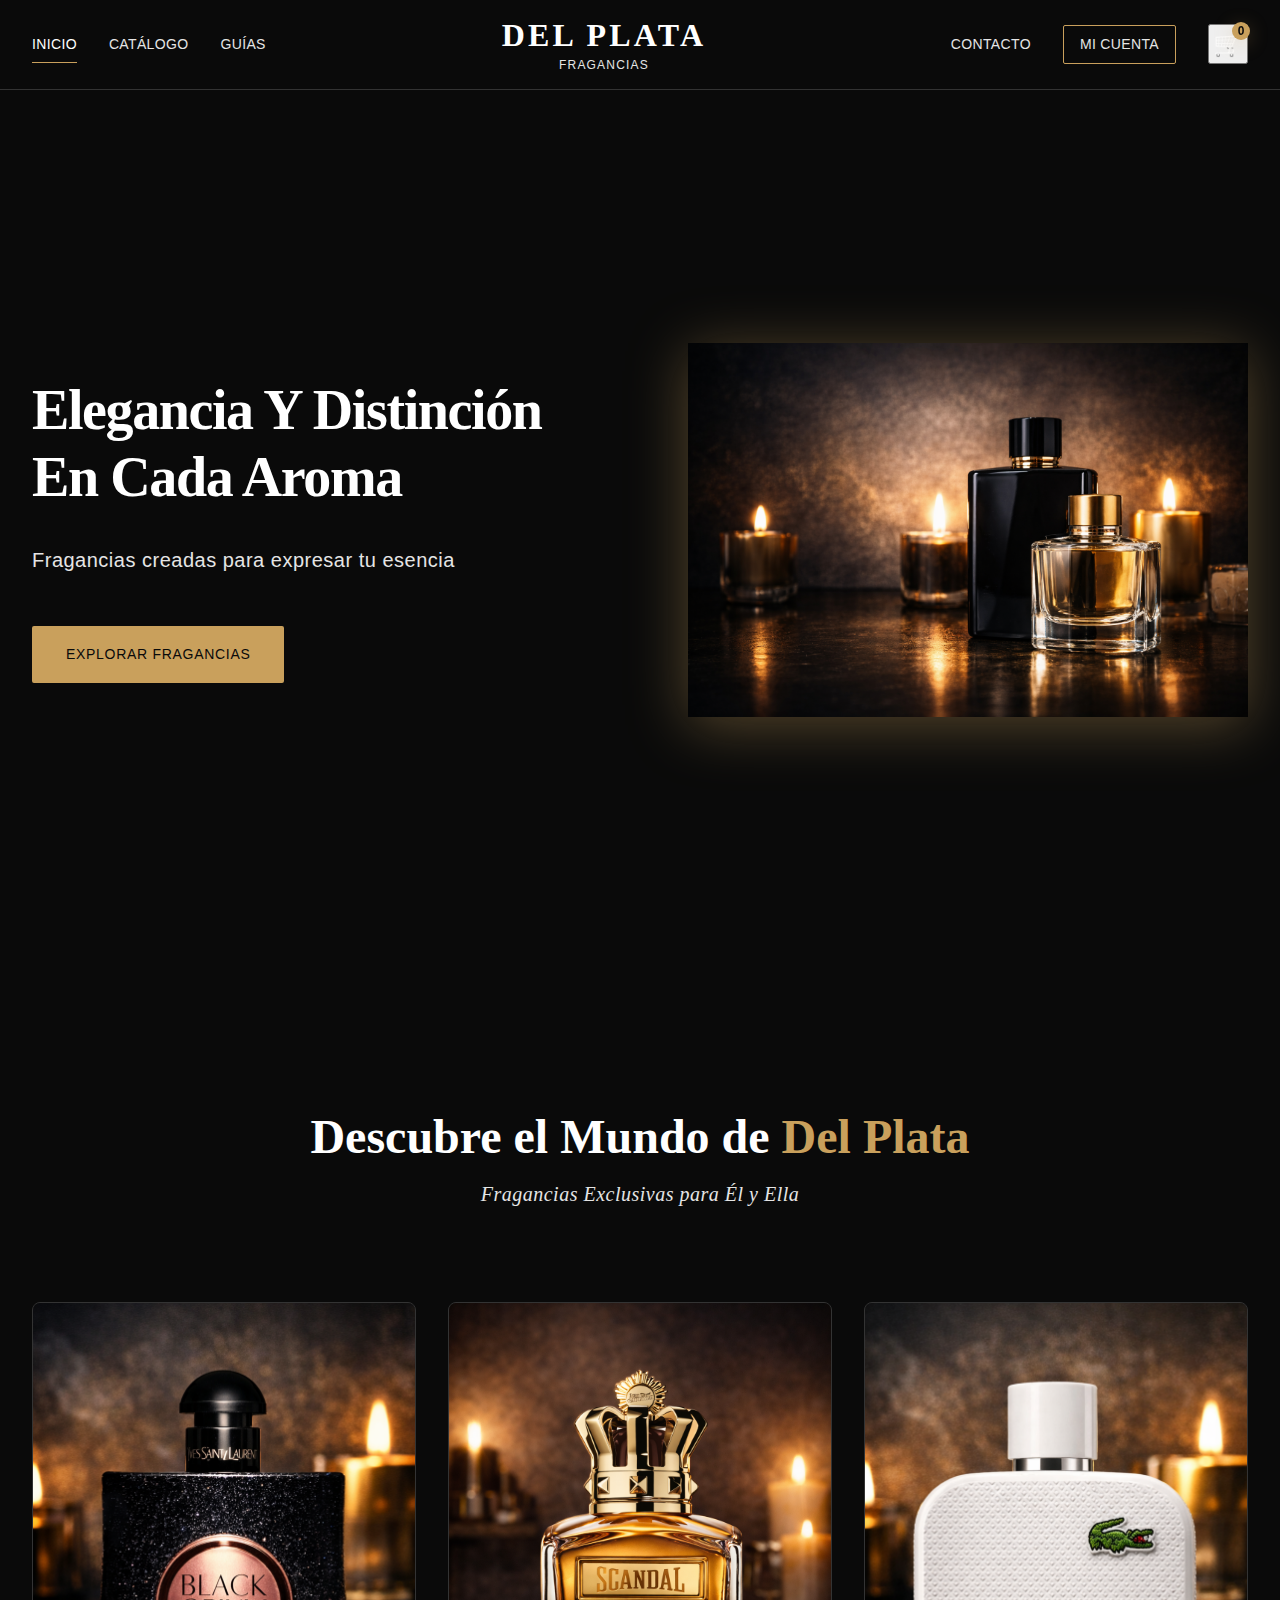
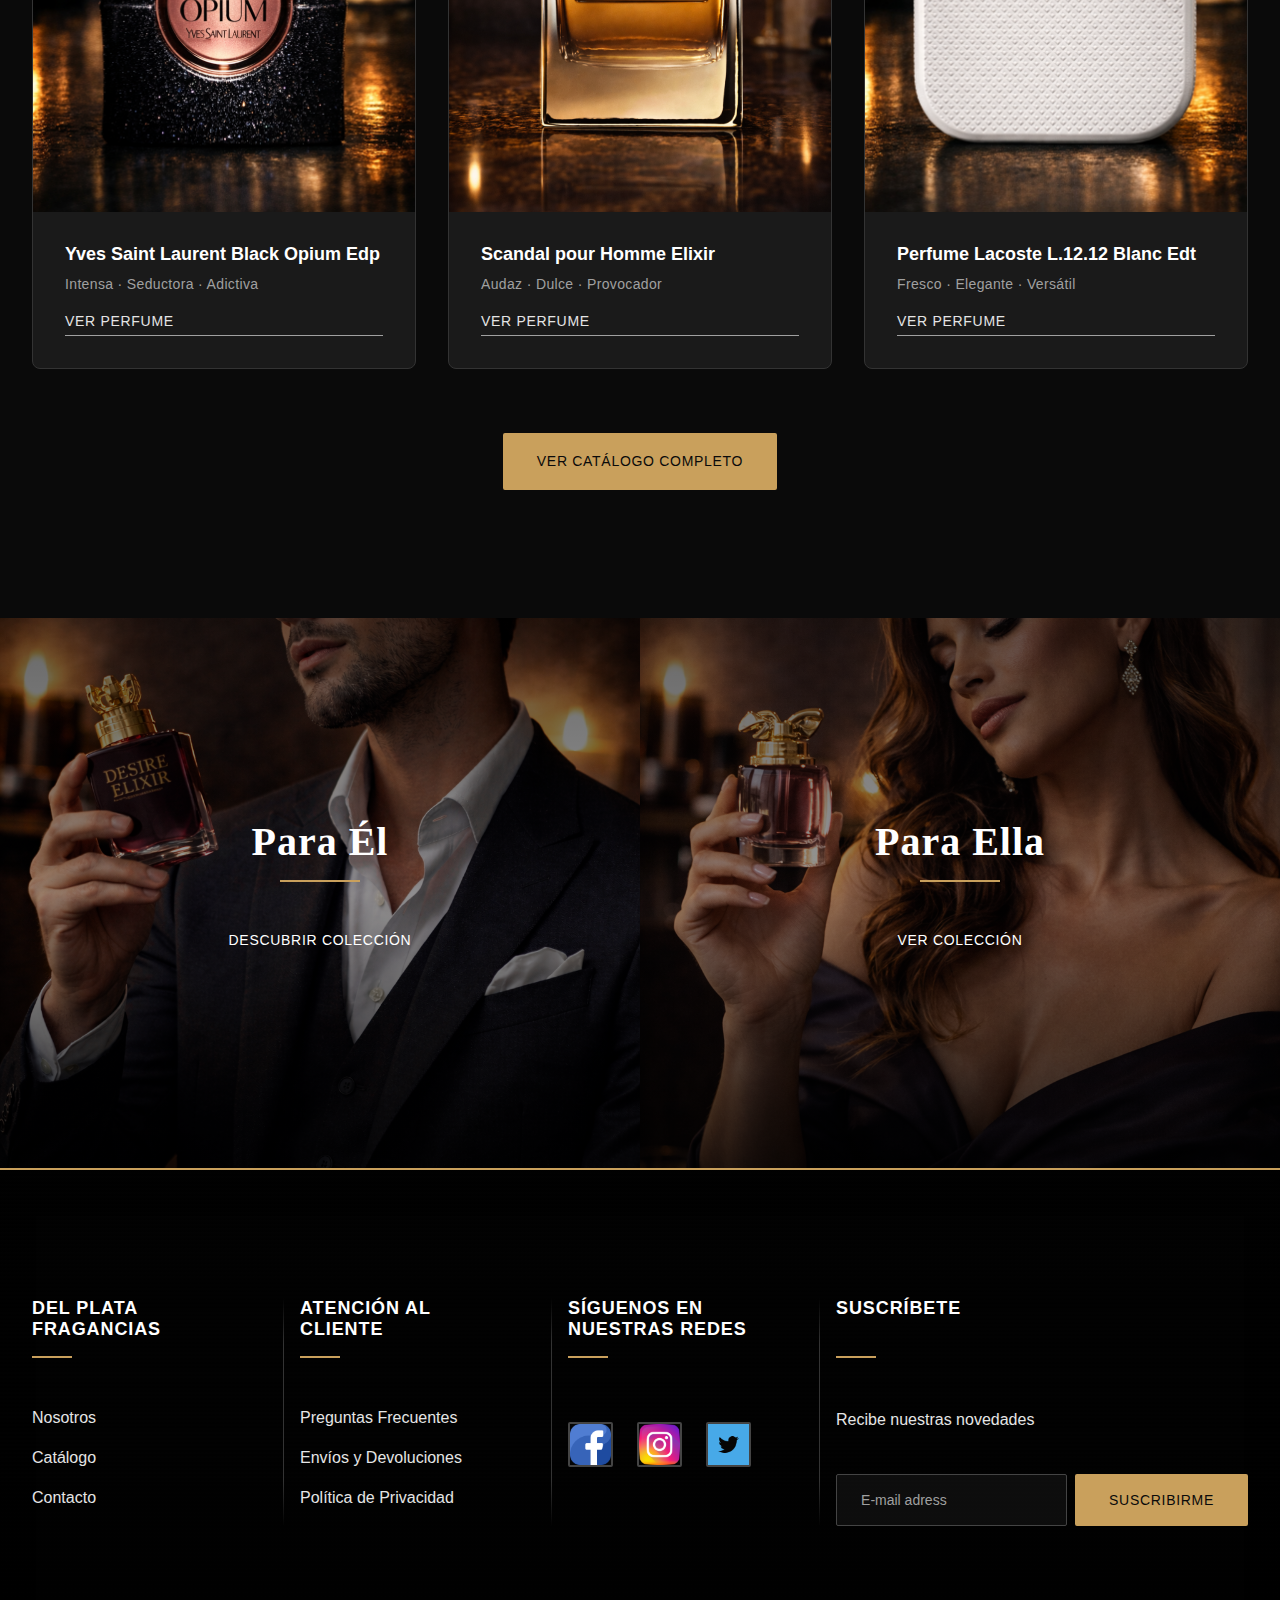
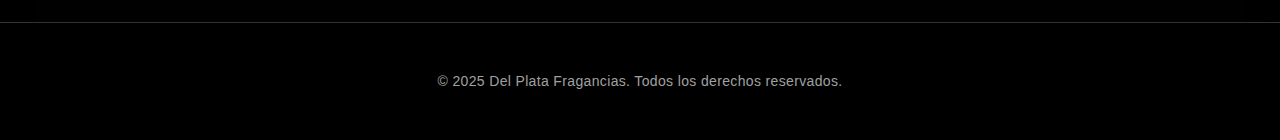
<file: index.html>
<!doctype html>
<html lang="es">
  <head>
    <meta charset="UTF-8" />
    <meta name="viewport" content="width=device-width, initial-scale=1.0" />
    <meta
      name="description"
      content="Del Plata Fragancias - Perfumería premium con fragancias exclusivas para hombres y mujeres. Elegancia y distinción en cada aroma."
    />
    <meta
      name="keywords"
      content="perfumes, fragancias, perfumería, Del Plata, perfumes de lujo, perfumes premium"
    />
    <meta name="author" content="Del Plata Fragancias" />
    <link rel="stylesheet" href="css/variables.css" />
    <link rel="stylesheet" href="css/main.css" />
    <link rel="stylesheet" href="css/layout.css" />
    <link rel="stylesheet" href="css/components.css" />
    <link rel="stylesheet" href="css/responsive.css" />
    <link rel="stylesheet" href="css/cart.css" />
    <link rel="icon" type="image/x-icon" href="assets/img/iconoDPF.png" />
    <title>Del PLata Fragancia</title>
  </head>
  <body>
    <header class="header-main">
      <nav class="navbar">
        <div class="navbar-container">
          <!-- Navegación Izquierda -->
          <ul class="navbar-menu navbar-menu-left">
            <li class="navbar-item">
              <a href="index.html" class="navbar-link navbar-link-active"
                >Inicio</a
              >
            </li>
            <li class="navbar-item">
              <a href="catalogo.html" class="navbar-link">Catálogo</a>
            </li>
            <li class="navbar-item">
              <a href="guias.html" class="navbar-link">Guías</a>
            </li>
          </ul>

          <!-- Logo Central -->
          <div class="navbar-brand">
            <a href="index.html" class="brand-link">
              <h1 class="brand-title">DEL PLATA</h1>
              <h2 class="brand-subtitle">FRAGANCIAS</h2>
            </a>
          </div>

          <!-- Navegación Derecha -->
        <ul class="navbar-menu navbar-menu-right">
            <li class="navbar-item">
              <a href="contacto.html" class="navbar-link">Contacto</a>
            </li>
            <li class="navbar-item navbar-item-account">
              <a href="login.html" class="navbar-link navbar-link-account"
                >Mi Cuenta</a
              >
            </li>
        </ul>
        <!-- Ícono del carrito-->
        <div class="navbar-cart">
          <button class="cart-link" aria-label="Abrir carrito de compras">
            <span class="cart-icon">🛒</span>
            <span class="cart-count" id="cartCount">0</span>
          </button>
        </div>

          <!-- Menú móvil -->
          <button
            class="navbar-toggle"
            id="navbarToggle"
            aria-label="Abrir menú de navegación"
          >
            <span class="navbar-toggle-icon"></span>
            <span class="navbar-toggle-icon"></span>
            <span class="navbar-toggle-icon"></span>
          </button>
        </div>
      </nav>
    </header>
    <main class="main-content">
      <!-- Sección Hero / Presentación -->
      <section class="hero-section">
        <div class="hero-container">
          <div class="hero-content">
            <h2 class="hero-title">
              Elegancia y Distinción<br />en Cada Aroma
            </h2>
            <p class="hero-description">
              Fragancias creadas para expresar tu esencia
            </p>
            <a href="catalogo.html" class="btn btn-primary btn-hero"
              >Explorar Fragancias</a
            >
          </div>
          <div class="hero-image">
            <img
              src="assets/img/fondoIndex.png"
              alt="Perfumes Del Plata - Elegancia y Distinción"
              class="hero-img"
            />
          </div>
        </div>
      </section>
      <!-- Sección Identidad de Marca -->
      <section class="brand-identity-section">
        <div class="container">
          <div class="brand-identity-content">
            <h2 class="section-title section-title-center">
              Descubre el Mundo de
              <span class="brand-highlight">Del Plata</span>
            </h2>
            <h3 class="section-subtitle">
              Fragancias Exclusivas para Él y Ella
            </h3>
          </div>
          <!-- Grid de 3 Productos Destacados -->
          <div class="products-grid products-grid-highlight">
            <!-- Producto Destacado 1 -->
            <article class="product-card product-card-highlight">
              <a
                href="producto.html?id=black-opium"
                class="product-card-link"
              >
                <div class="product-image-container">
                  <img
                    src="assets/img/Imagen1Index.png"
                    alt="Perfume Black Opium"
                    class="product-image"
                  />
                </div>

                <div class="product-info">
                  <h4 class="product-name">
                    Yves Saint Laurent Black Opium Edp
                  </h4>
                  <p class="product-tagline">Intensa · Seductora · Adictiva</p>
                  <span class="product-cta"> Ver perfume</span>
                </div>
              </a>
            </article>

            <!-- Producto Destacado 2 -->
            <article class="product-card product-card-highlight">
              <a
                href="producto.html?id=scandal-pour-homme-elixir"
                class="product-card-link"
              >
                <div class="product-image-container">
                  <img
                    src="assets/img/Imagen2Index.png"
                    alt="Scandal Elixir "
                    class="product-image"
                  />
                </div>
                <div class="product-info">
                  <h4 class="product-name">Scandal pour Homme Elixir</h4>
                  <p class="product-tagline">Audaz · Dulce · Provocador</p>
                  <span class="product-cta">Ver perfume</span>
                </div>
              </a>
            </article>

            <!-- Producto Destacado 3 -->
            <article class="product-card product-card-highlight">
              <a
                href="producto.html?id=lacoste-blanc"
                class="product-card-link"
              >
                <div class="product-image-container">
                  <img
                    src="assets/img/Imagen3Index.png"
                    alt="Perfume Lacoste L.12.12 Blanc Edt"
                    class="product-image"
                  />
                </div>
                <div class="product-info">
                  <h4 class="product-name">
                    Perfume Lacoste L.12.12 Blanc Edt
                  </h4>
                  <p class="product-tagline">Fresco · Elegante · Versátil</p>
                  <span class="product-cta">Ver perfume</span>
                </div>
              </a>
            </article>
          </div>

          <!-- Botón Ver Catálogo -->
          <div class="section-cta">
            <a href="catalogo.html" class="btn btn-primary btn-catalog"
              >Ver Catálogo Completo</a
            >
          </div>
        </div>
      </section>
      <!-- Sección Para Él y Para Ella -->
      <section class="gender-categories-section">
        <div class="gender-categories-container">
          <!-- Para Él -->
          <article class="gender-category gender-category-him">
            <div class="gender-category-image-wrapper">
              <img
                src="assets/img/HombrePerfumeIndex.png"
                alt="Fragancias para Hombre"
                class="gender-category-image"
              />
              <div class="gender-category-overlay"></div>
            </div>
            <div class="gender-category-content">
              <h2 class="gender-category-title">Para Él</h2>
              <a href="catalogo.html?genero=hombre" class="btn btn-outline-light btn-gender"
                >Descubrir Colección</a
              >
            </div>
          </article>

          <!-- Para Ella -->
          <article class="gender-category gender-category-her">
            <div class="gender-category-image-wrapper">
              <img
                src="assets/img/MujerPerfumeIndex.png"
                alt="Fragancias para Mujer"
                class="gender-category-image"
              />
              <div class="gender-category-overlay"></div>
            </div>
            <div class="gender-category-content">
              <h2 class="gender-category-title">Para Ella</h2>
              <a href="catalogo.html?genero=mujer" class="btn btn-outline-light btn-gender"
                >Ver Colección</a
              >
            </div>
          </article>
        </div>
      </section>
    </main>
    <!-- Footer -->
    <footer class="footer-main">
      <div class="footer-container">
        <!-- Columna 1: Enlaces rápidos -->
        <div class="footer-column footer-column-links">
          <h4 class="footer-column-title">Del Plata Fragancias</h4>
          <ul class="footer-list">
            <li class="footer-list-item">
              <a href="nosotros.html" class="footer-link">Nosotros</a>
            </li>
            <li class="footer-list-item">
              <a href="catalogo.html" class="footer-link">Catálogo</a>
            </li>
            <li class="footer-list-item">
              <a href="contacto.html" class="footer-link">Contacto</a>
            </li>
          </ul>
        </div>

        <!-- Columna 2: Atención al cliente -->
        <div class="footer-column footer-column-customer">
          <h4 class="footer-column-title">Atención al Cliente</h4>
          <ul class="footer-list">
            <li class="footer-list-item">
              <a href="preguntas-frecuentes.html" class="footer-link"
                >Preguntas Frecuentes</a
              >
            </li>
            <li class="footer-list-item">
              <a href="envios-devoluciones.html" class="footer-link"
                >Envíos y Devoluciones</a
              >
            </li>
            <li class="footer-list-item">
              <a href="politica-privacidad.html" class="footer-link"
                >Política de Privacidad</a
              >
            </li>
          </ul>
        </div>
        <!-- Columna 3: Redes Sociales -->
        <div class="footer-column footer-column-about">
          <h4 class="footer-column-title">Síguenos en nuestras redes</h4>
          <div class="footer-social">
            <a
              href="https://facebook.com"
              class="social-link"
              aria-label="Facebook"
              target="_blank"
              rel="noopener noreferrer"
            >
              <span class="social-icon"
                ><img src="assets/img/facebook.png" alt="Icono de Facebook"
              /></span>
            </a>
            <a
              href="https://instagram.com"
              class="social-link"
              aria-label="Instagram"
              target="_blank"
              rel="noopener noreferrer"
            >
              <span class="social-icon"
                ><img src="assets/img/instagram.png" alt="Icono de Instagram"
              /></span>
            </a>
            <a
              href="https://twitter.com"
              class="social-link"
              aria-label="Twitter"
              target="_blank"
              rel="noopener noreferrer"
            >
              <span class="social-icon"
                ><img src="assets/img/TwitterIcono.png" alt="Icono de Twitter"
              /></span>
            </a>
          </div>
        </div>

        <!-- Columna 4: Suscripción Newsletter -->
        <div class="footer-column footer-column-subscribe">
          <h4 class="footer-column-title">Suscríbete</h4>
          <p class="footer-text footer-text-small">Recibe nuestras novedades</p>
          <form
            class="footer-newsletter-form"
            id="newsletterForm"
            action="#"
            method="post"
          >
            <div class="form-group">
              <input
                type="email"
                id="newsletterEmail"
                name="email"
                class="form-input footer-input"
                placeholder="E-mail adress"
                required
                aria-label="Correo electrónico para newsletter"
              />
              <button
                type="submit"
                class="btn btn-primary btn-newsletter-footer"
              >
                Suscribirme
              </button>
            </div>
          </form>
        </div>
      </div>

      <!-- Footer Bottom -->
      <div class="footer-bottom">
        <div class="footer-bottom-container">
          <p class="footer-copyright">
            &copy; 2025 Del Plata Fragancias. Todos los derechos reservados.
          </p>
        </div>
      </div>
    </footer>
    <script type="module" src="js/pages/indexPage.js"></script>
    <script type="module" src="js/header.js"></script>
  </body>
</html>
</file>
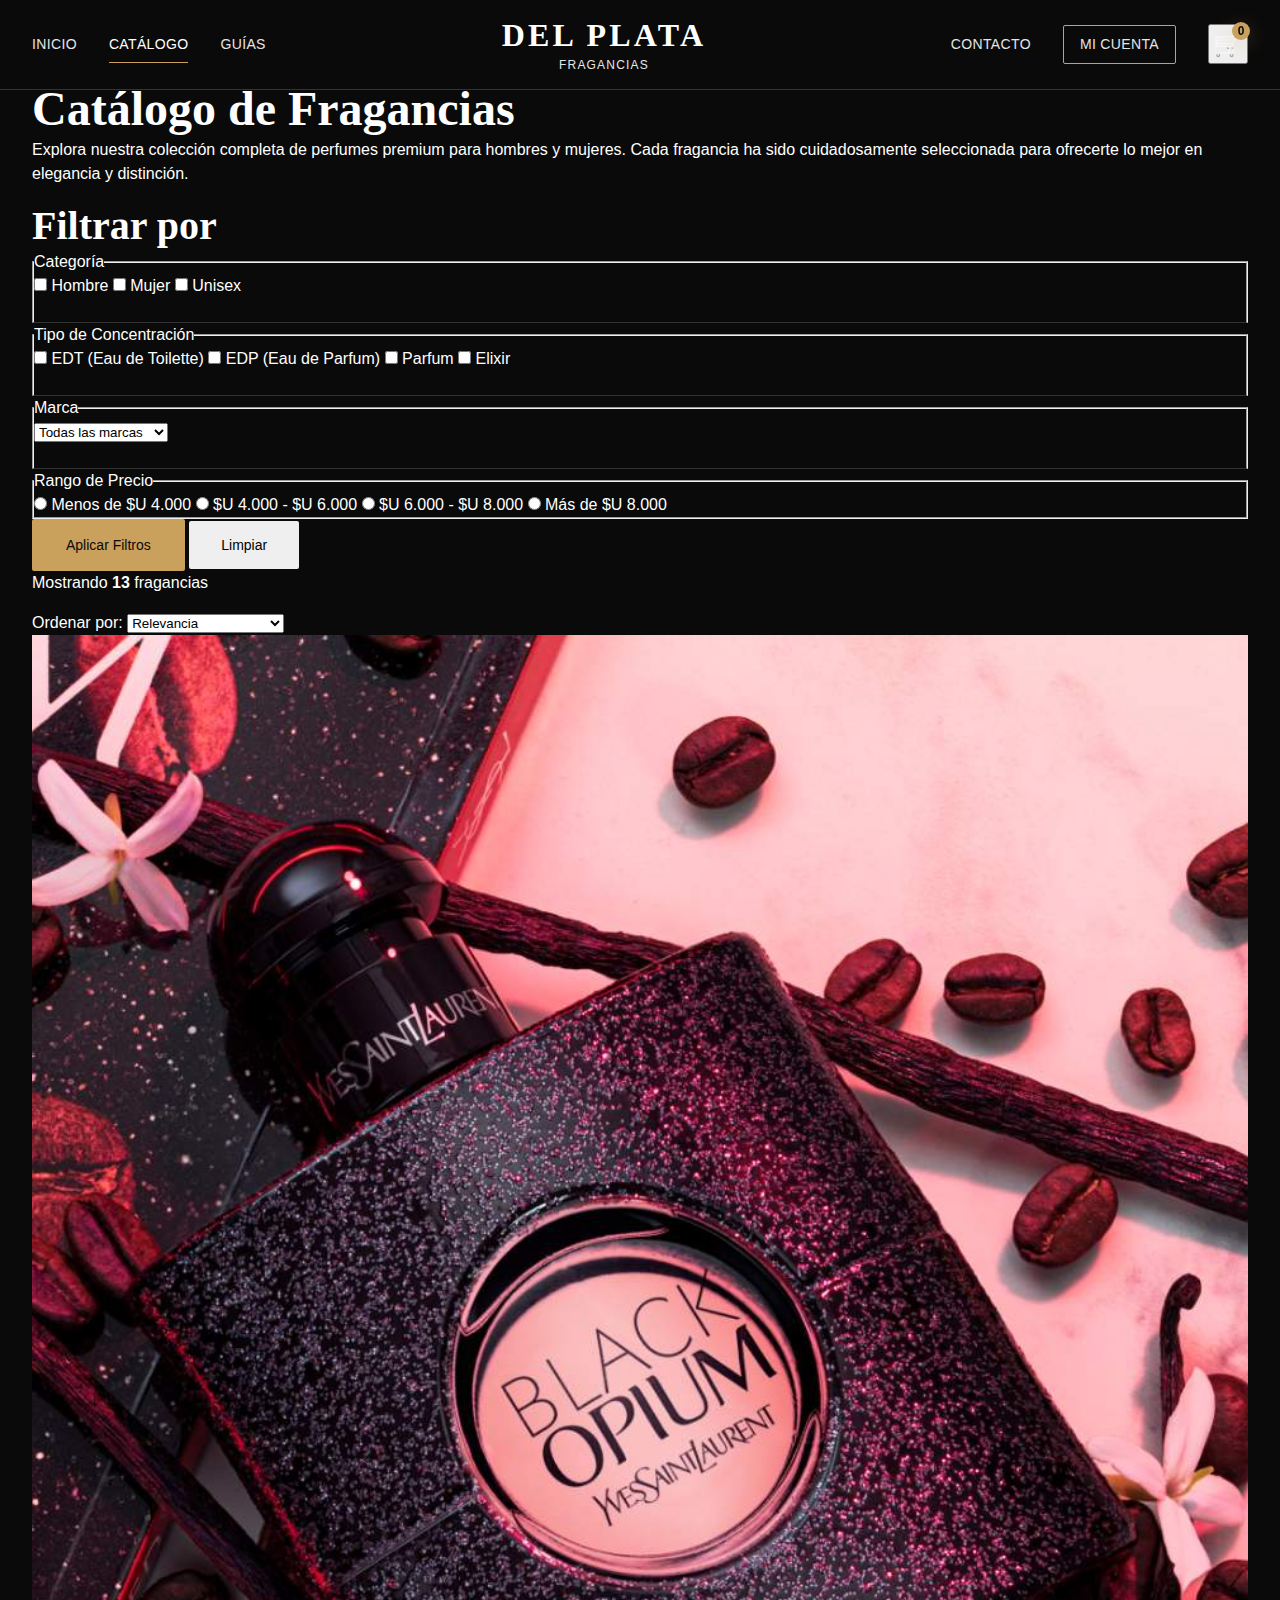
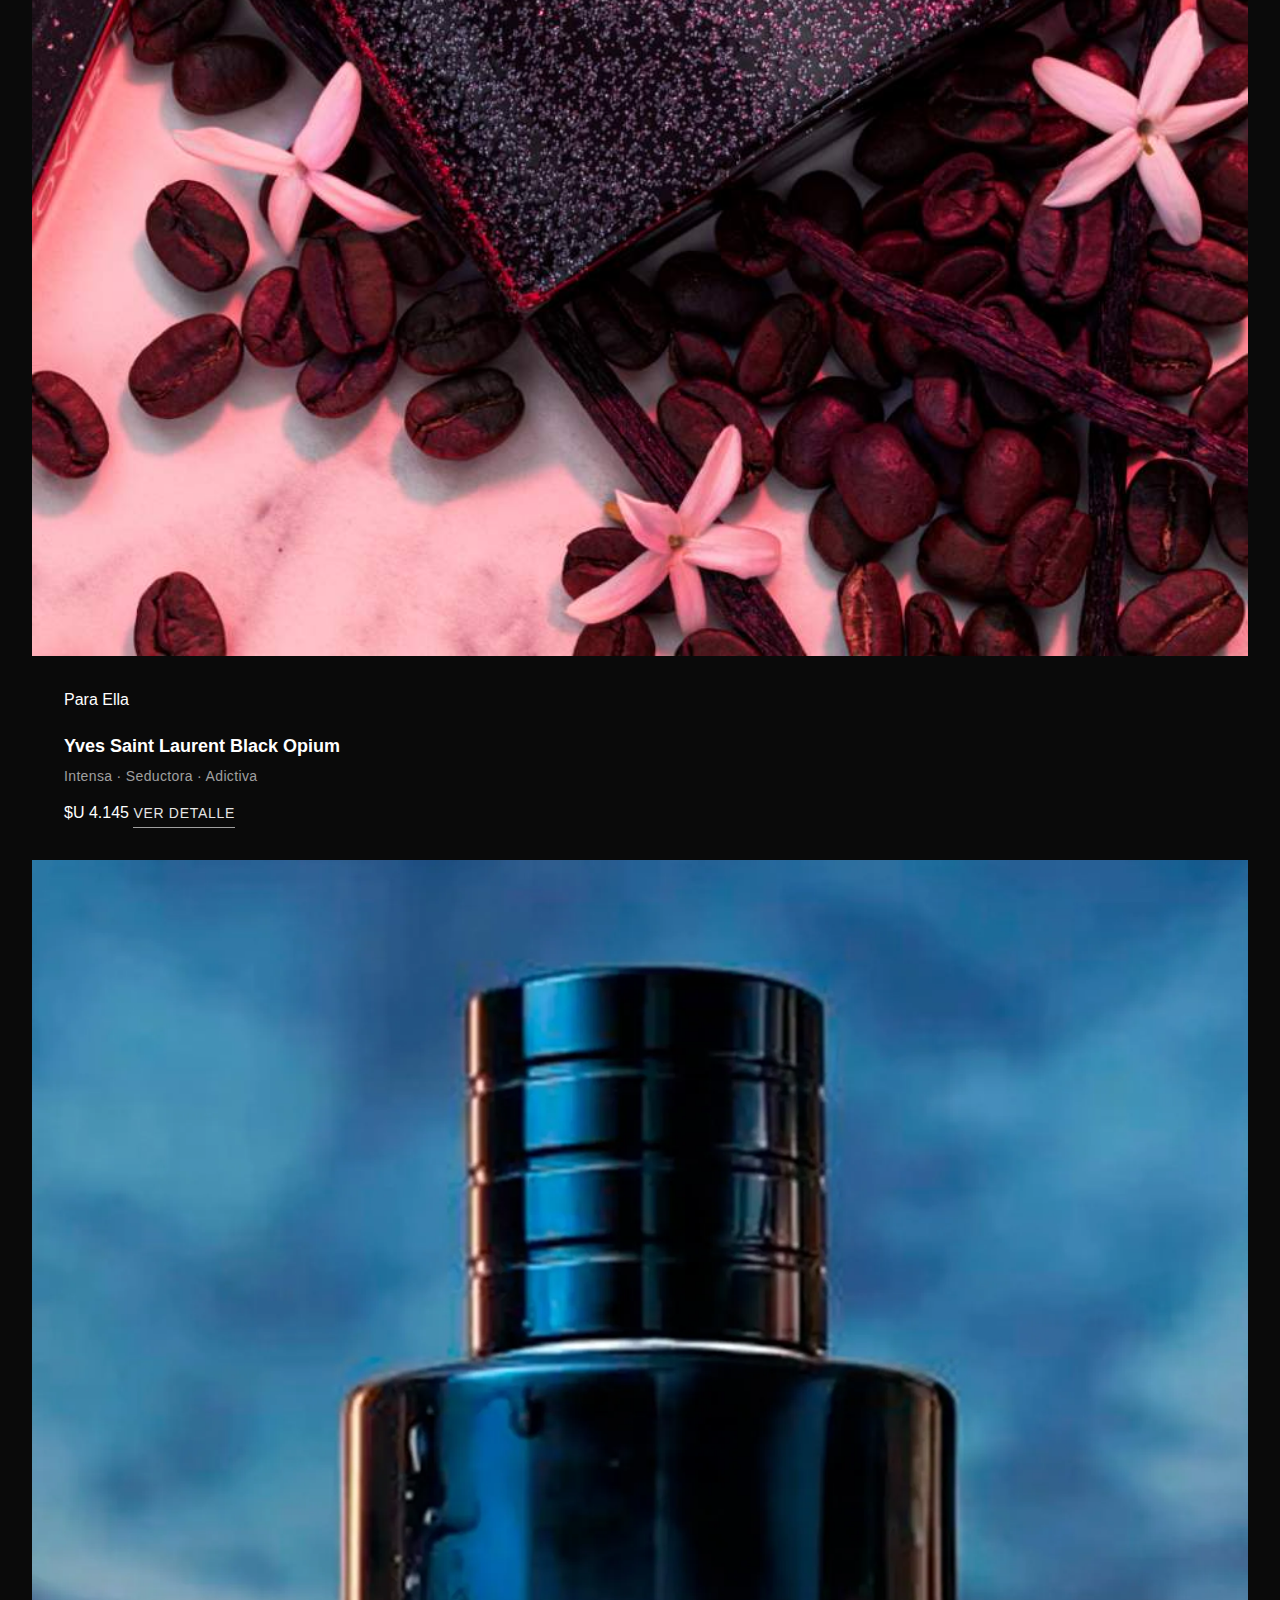
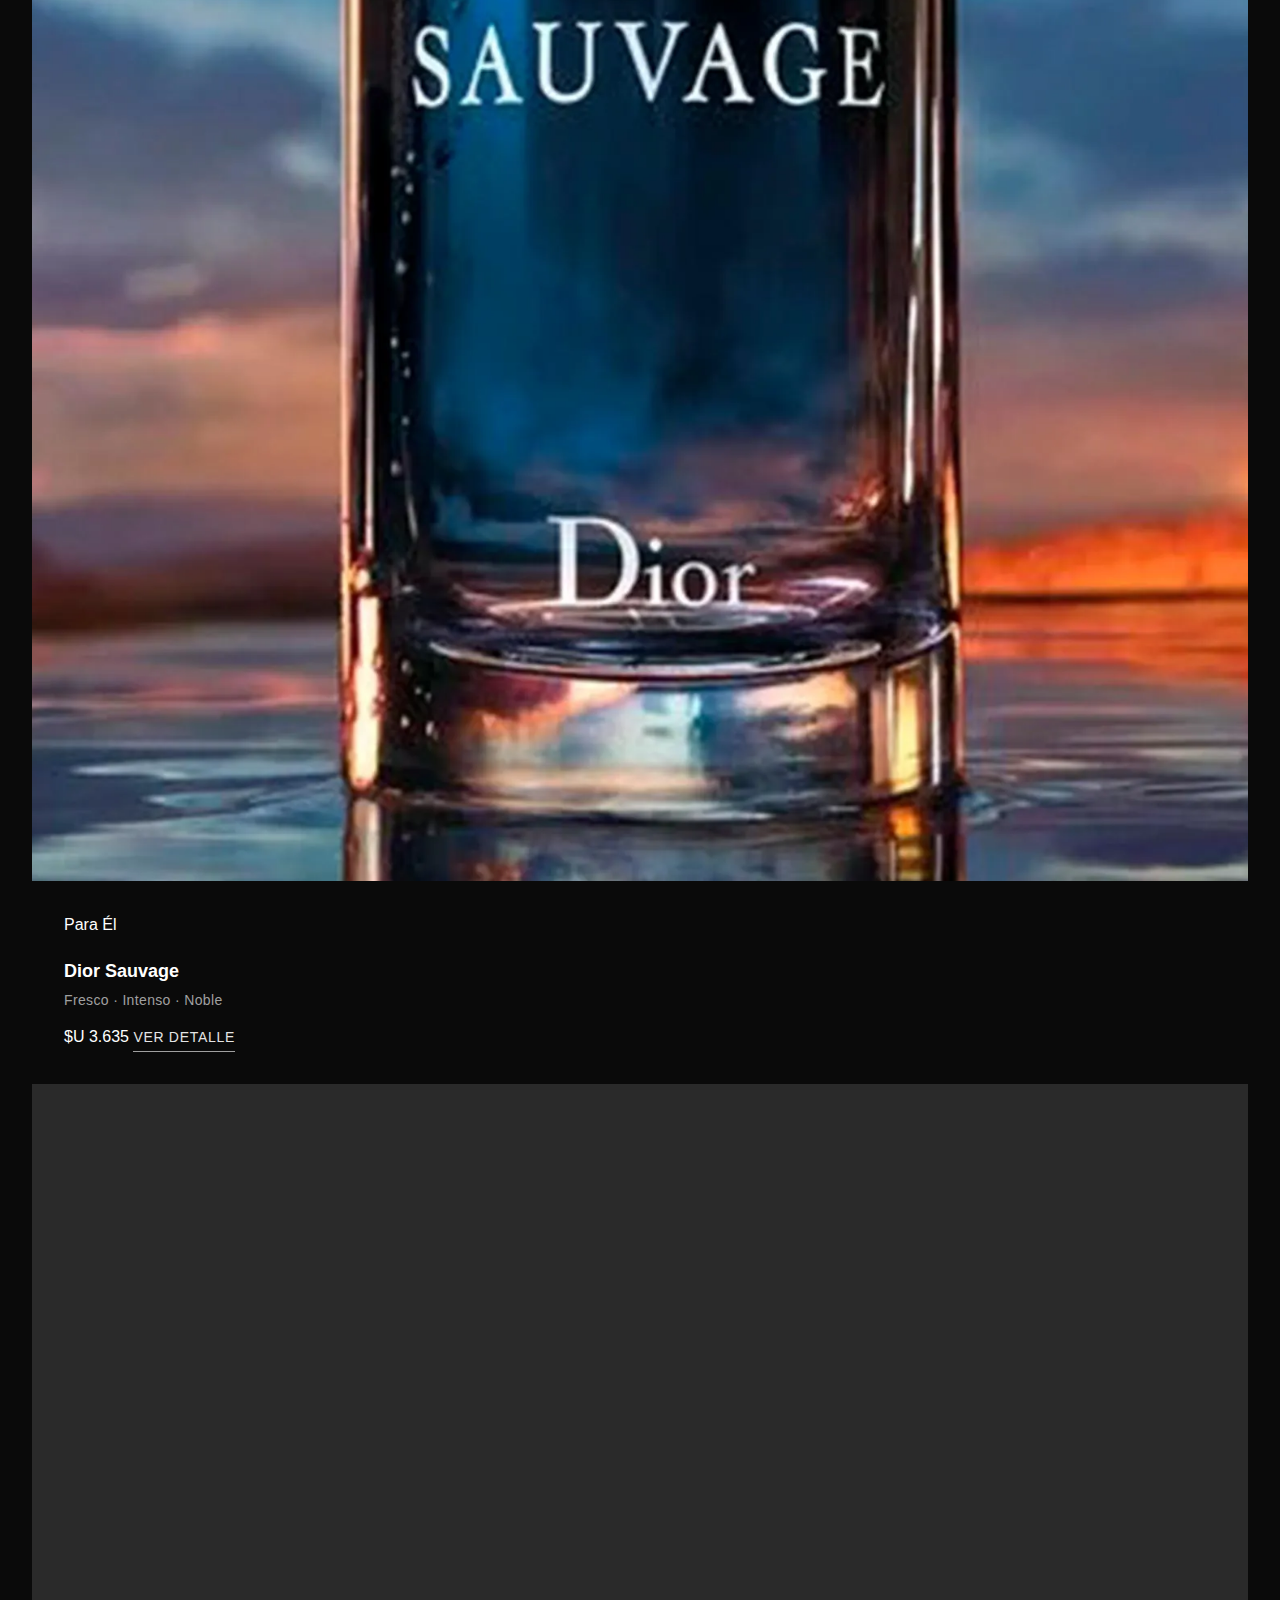
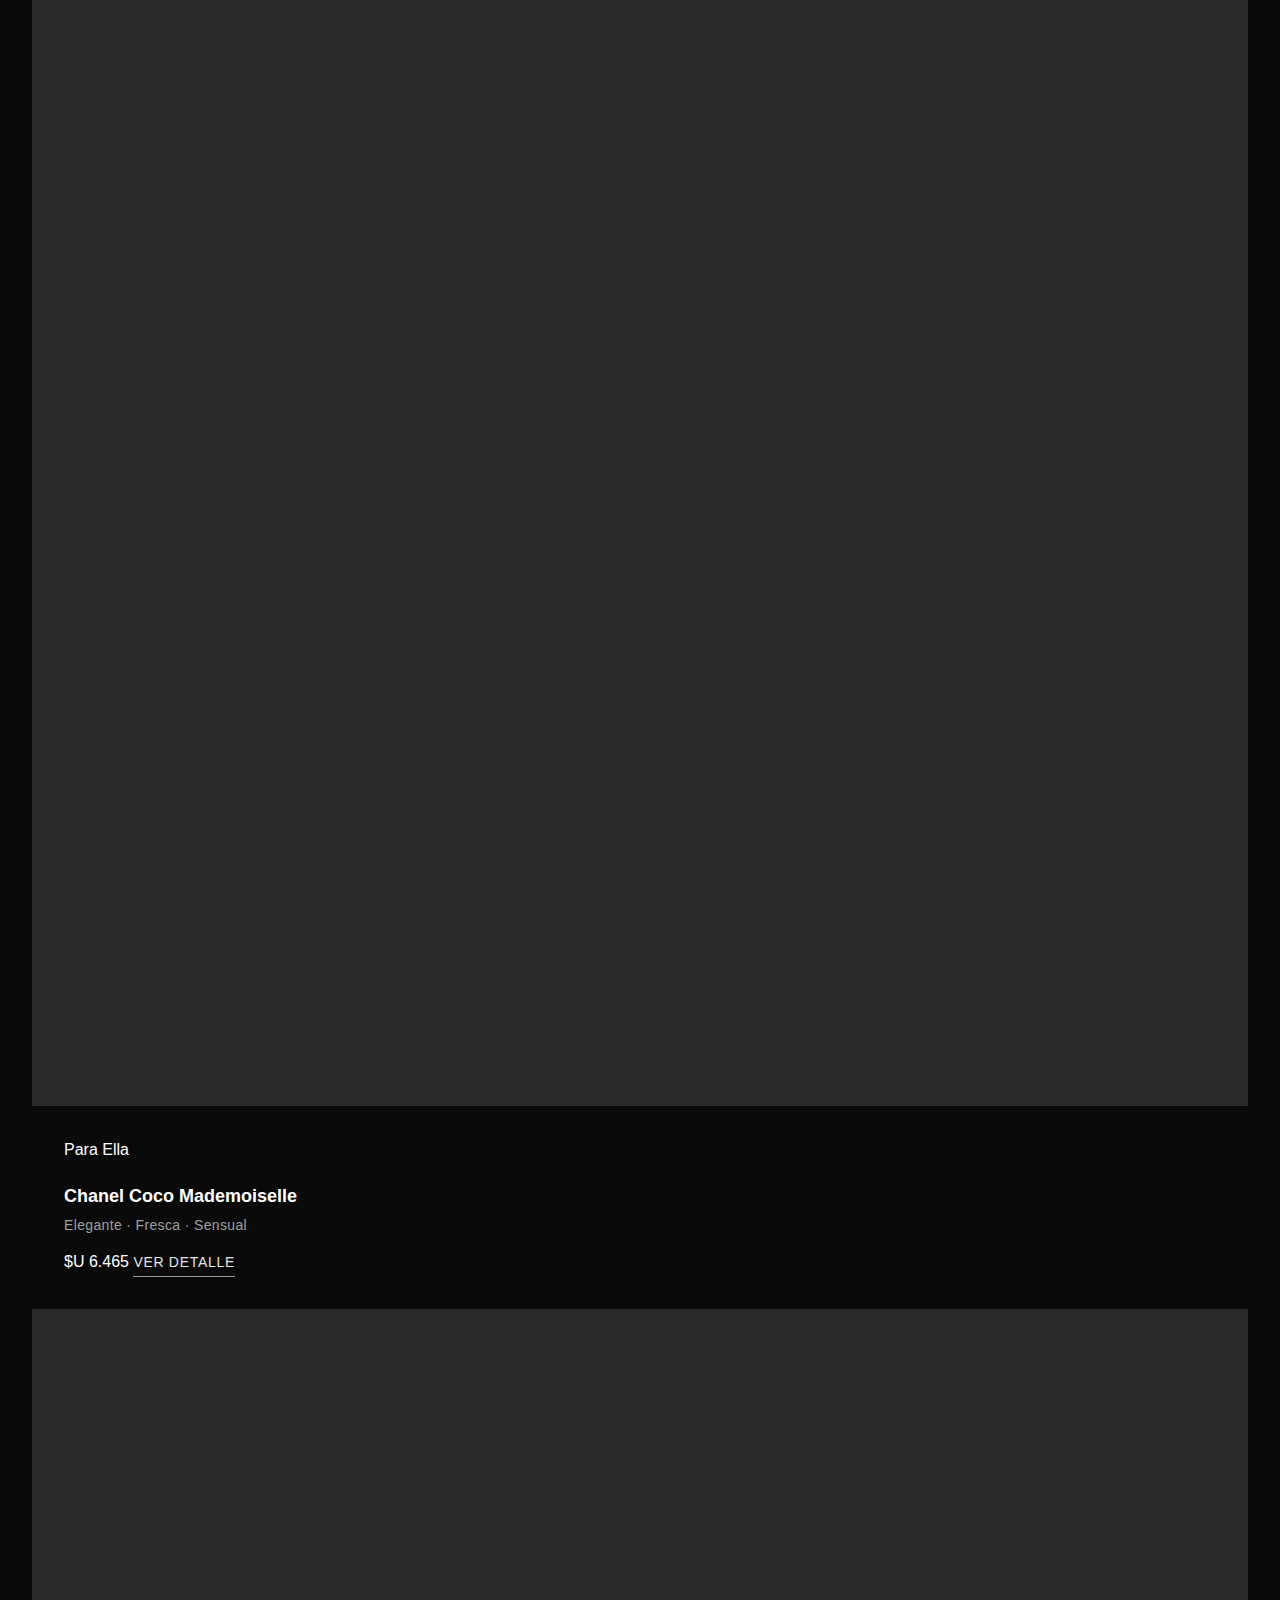
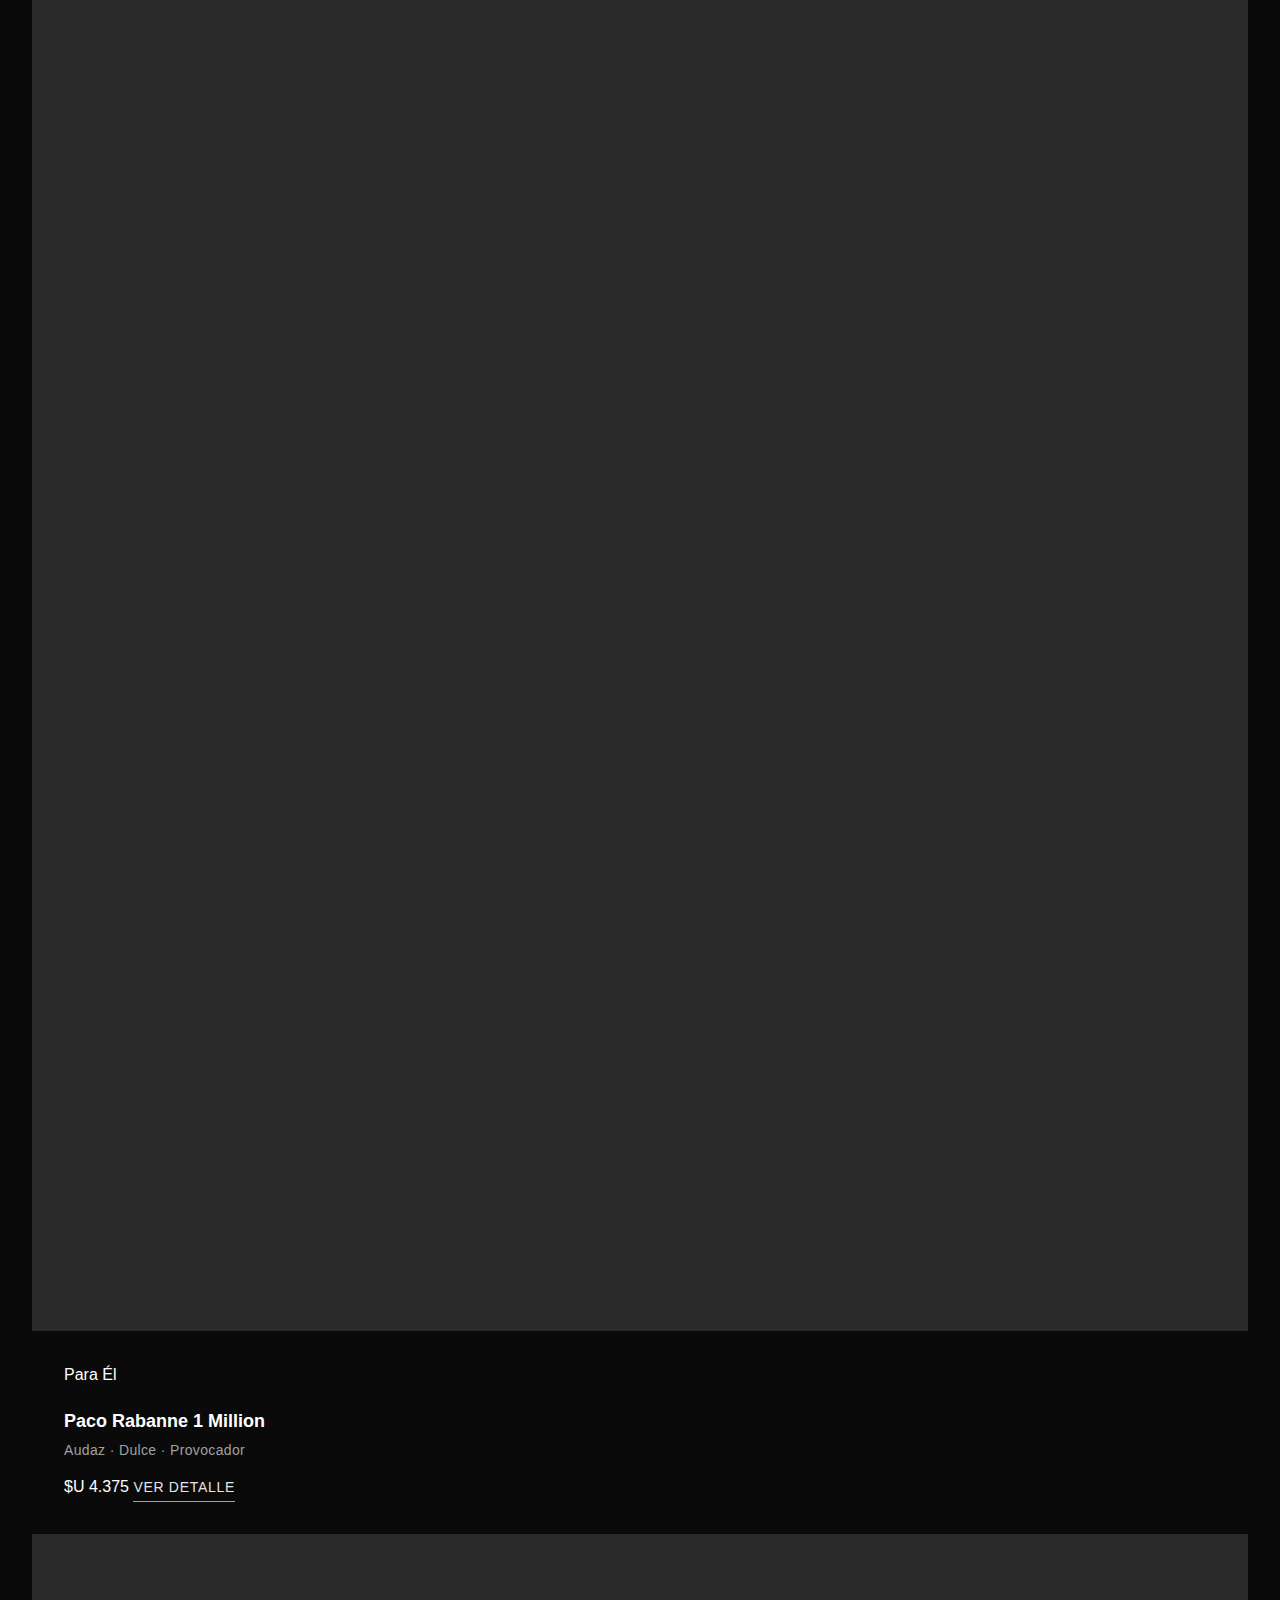
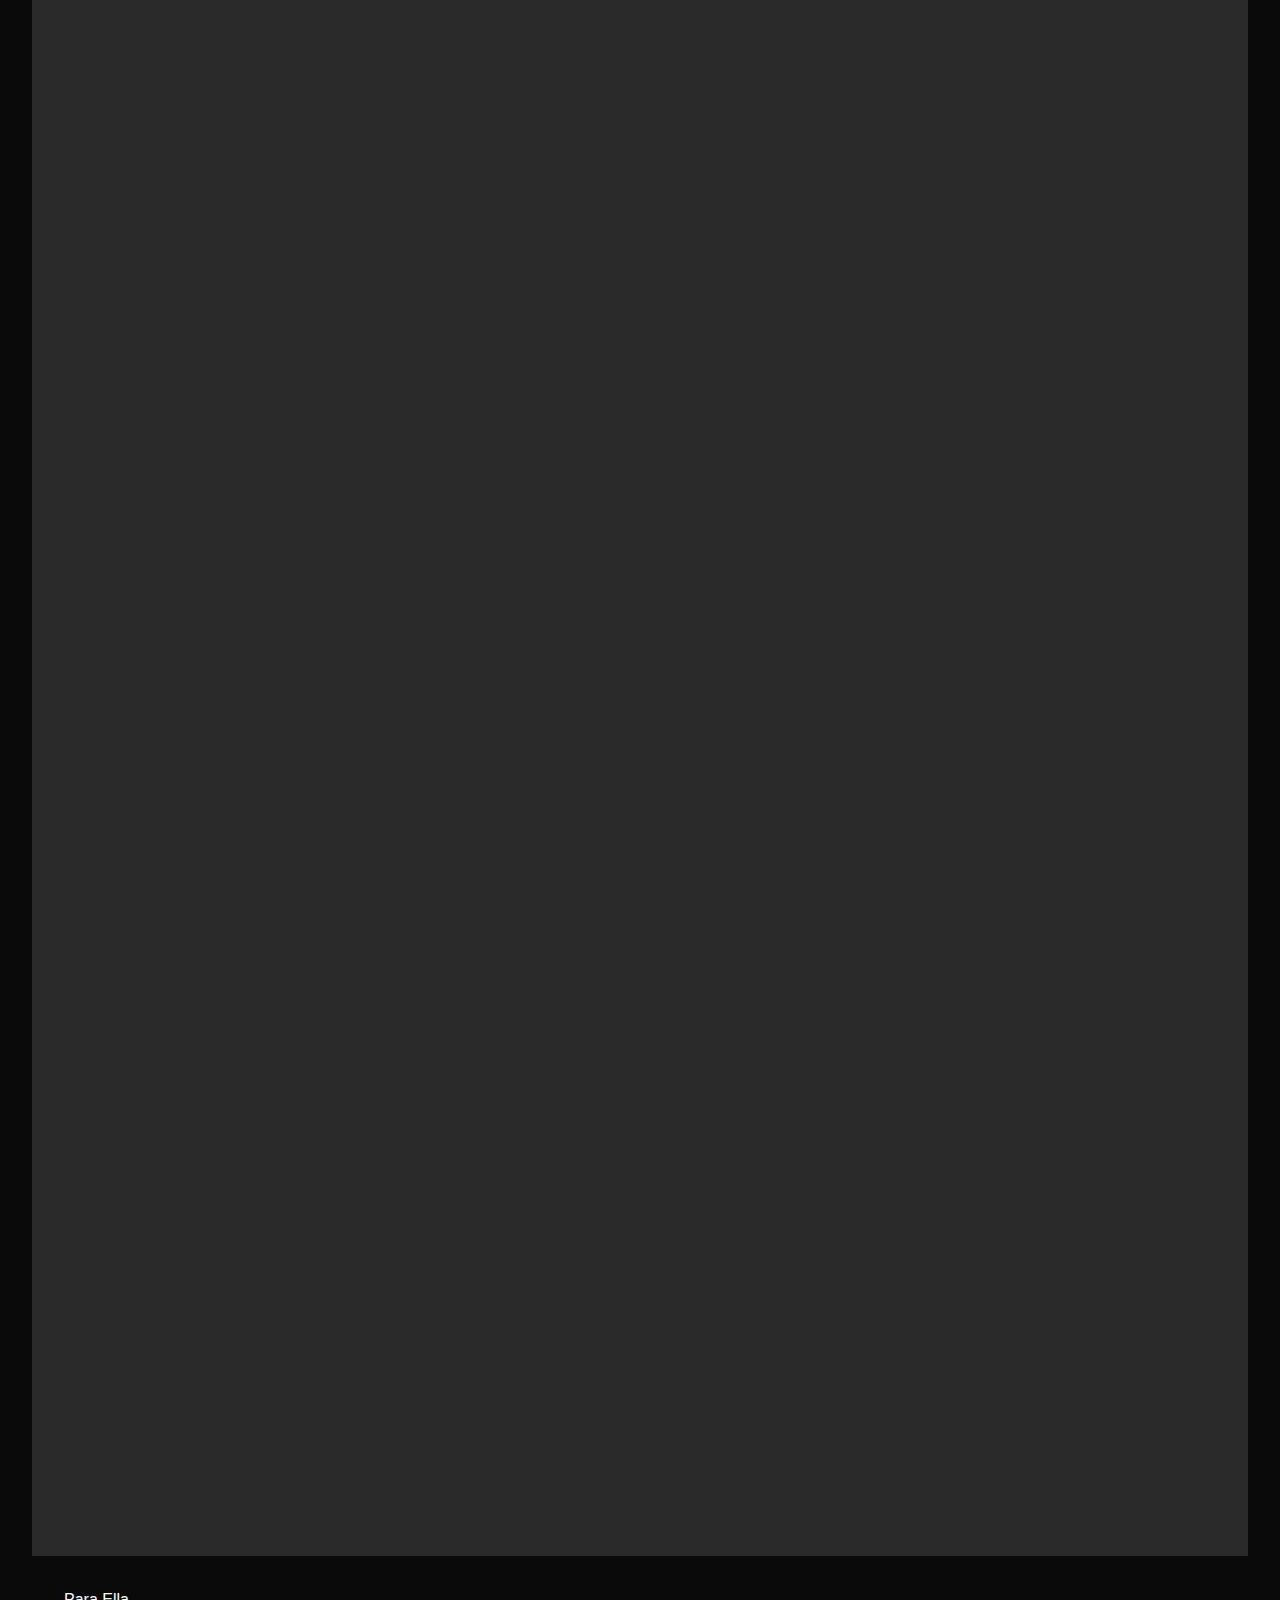
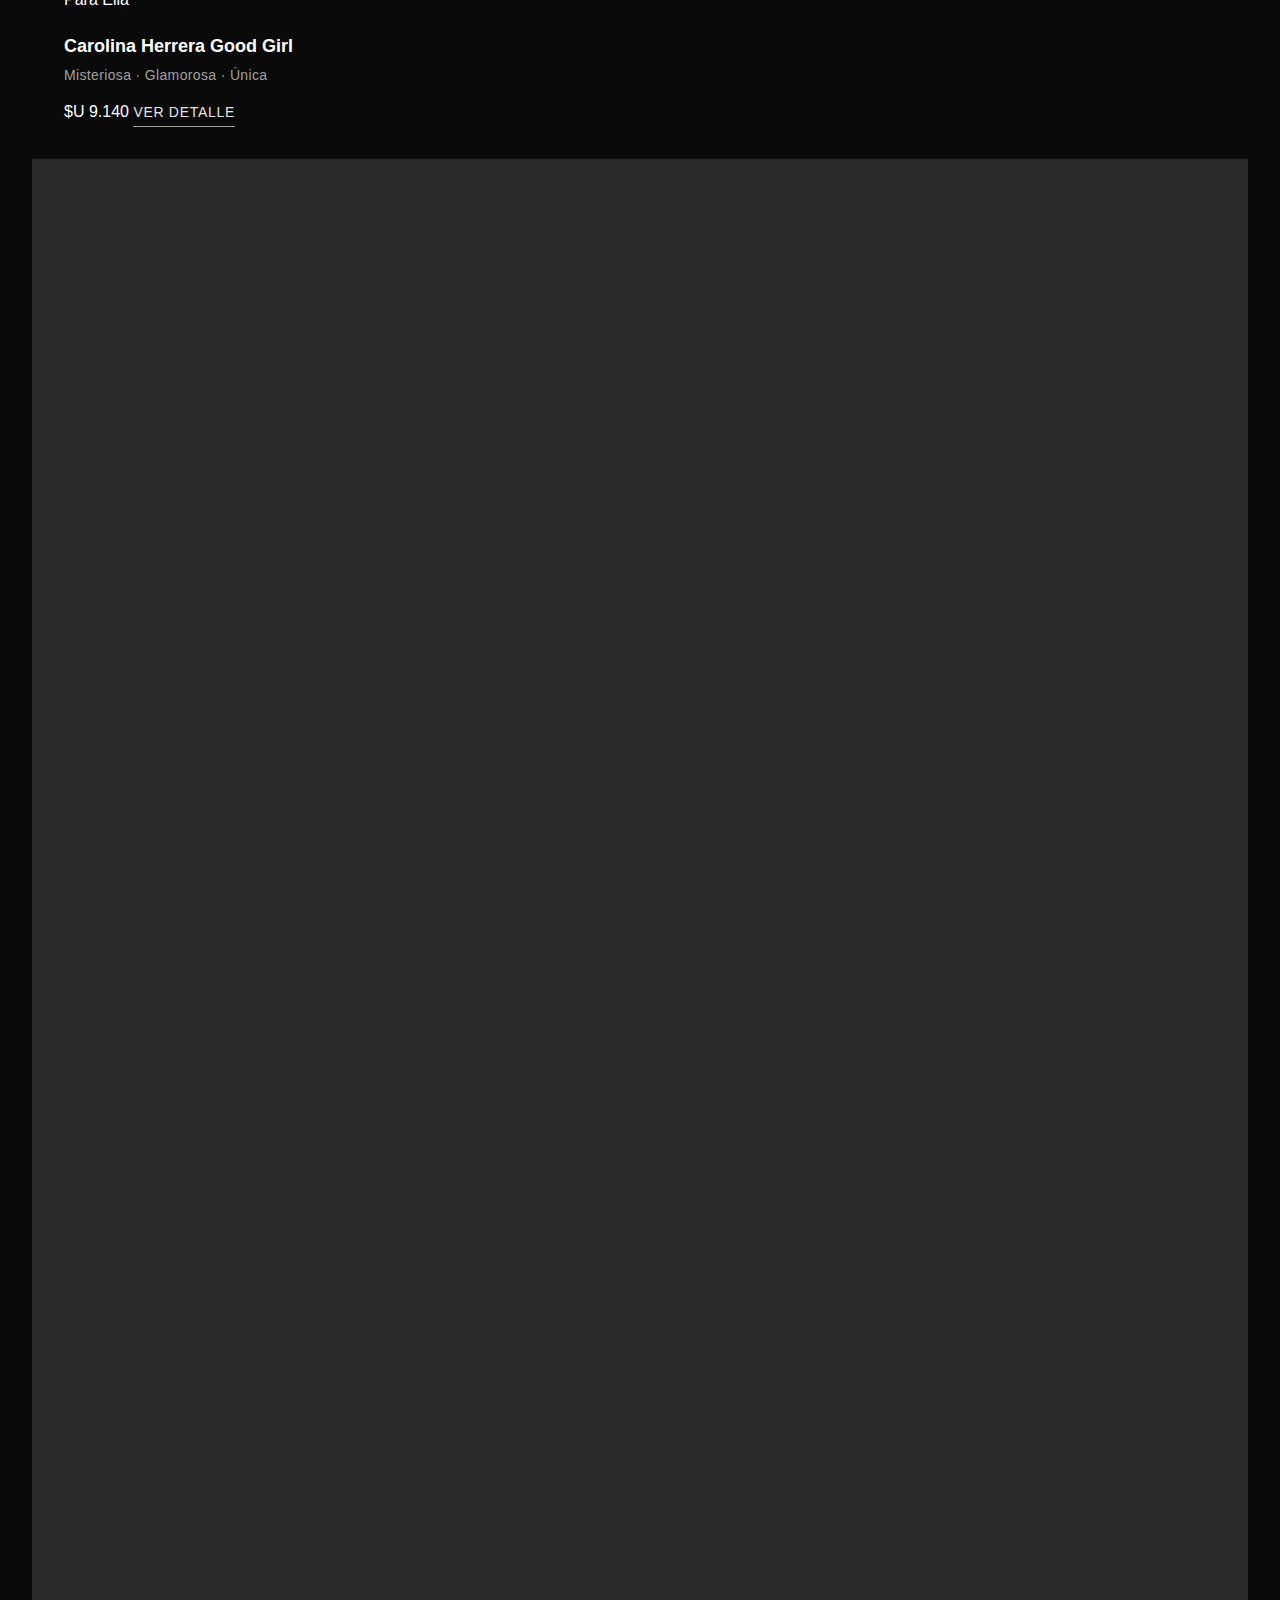
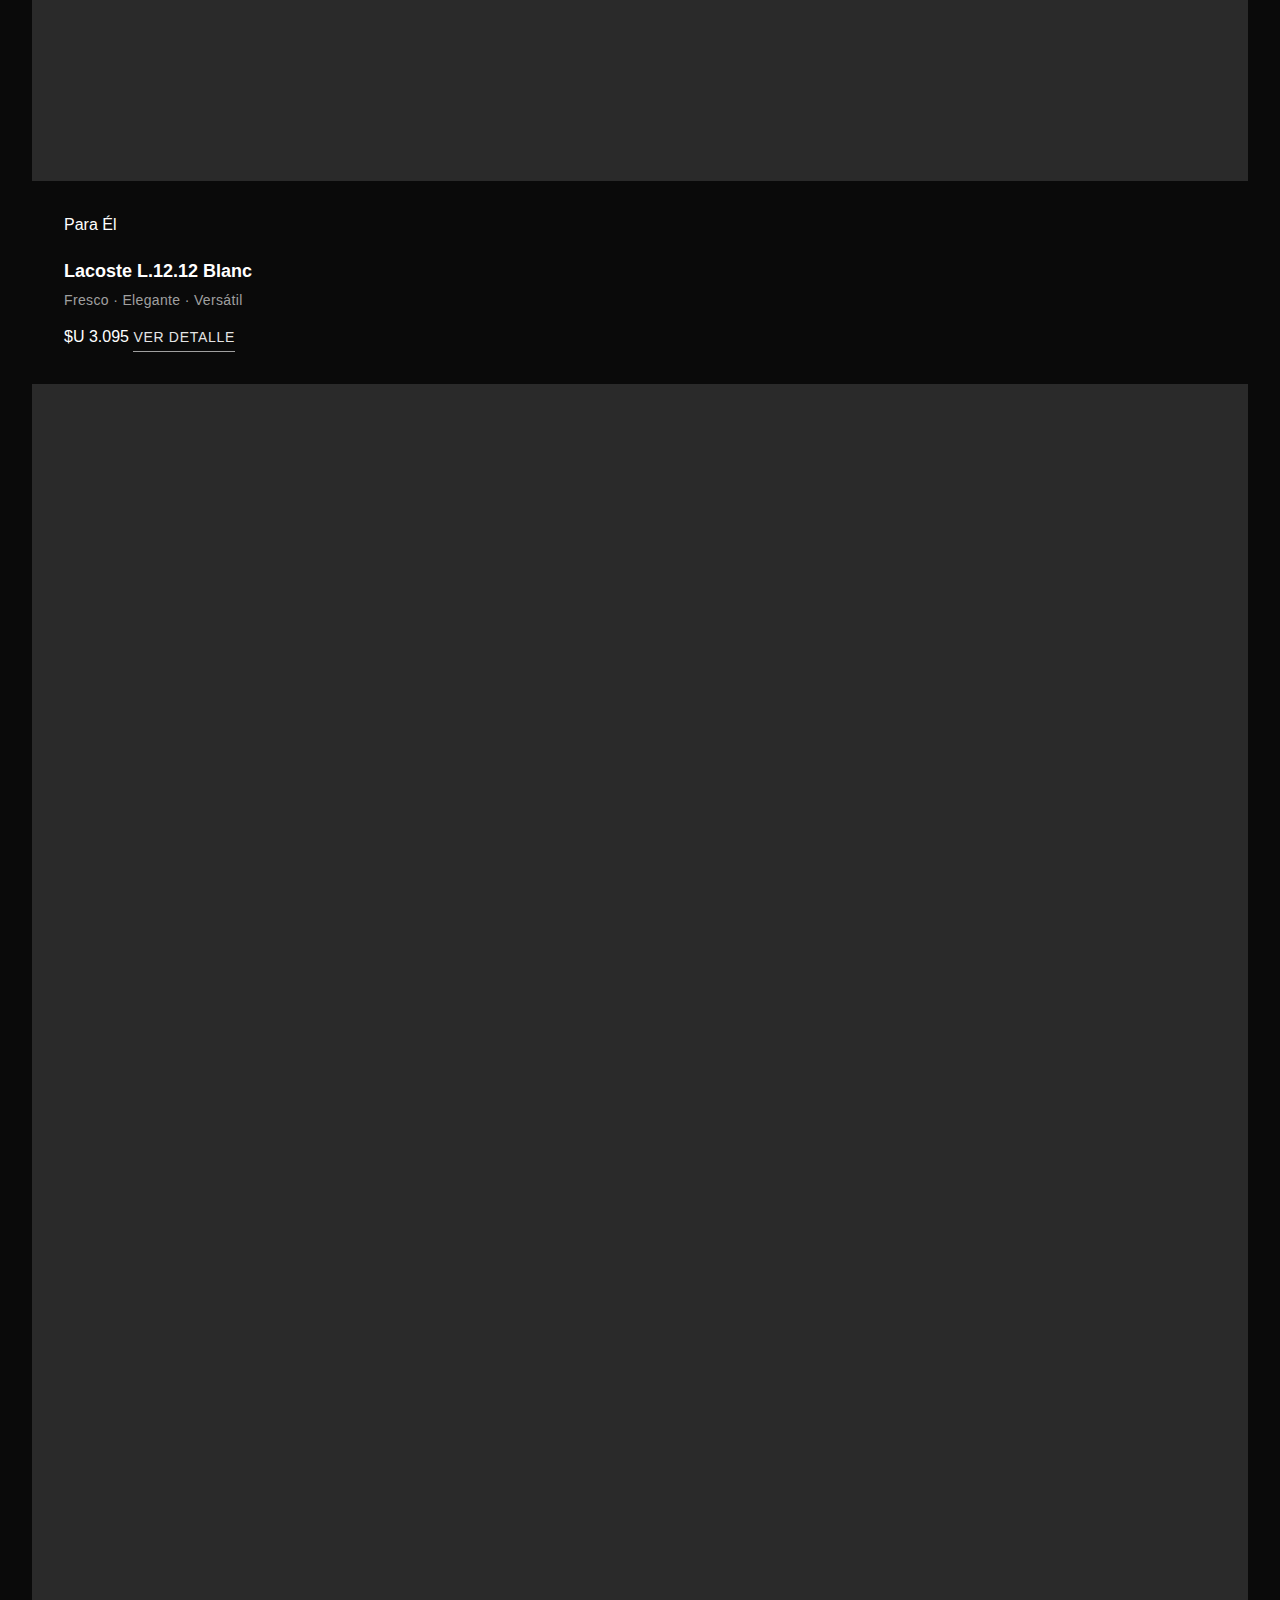
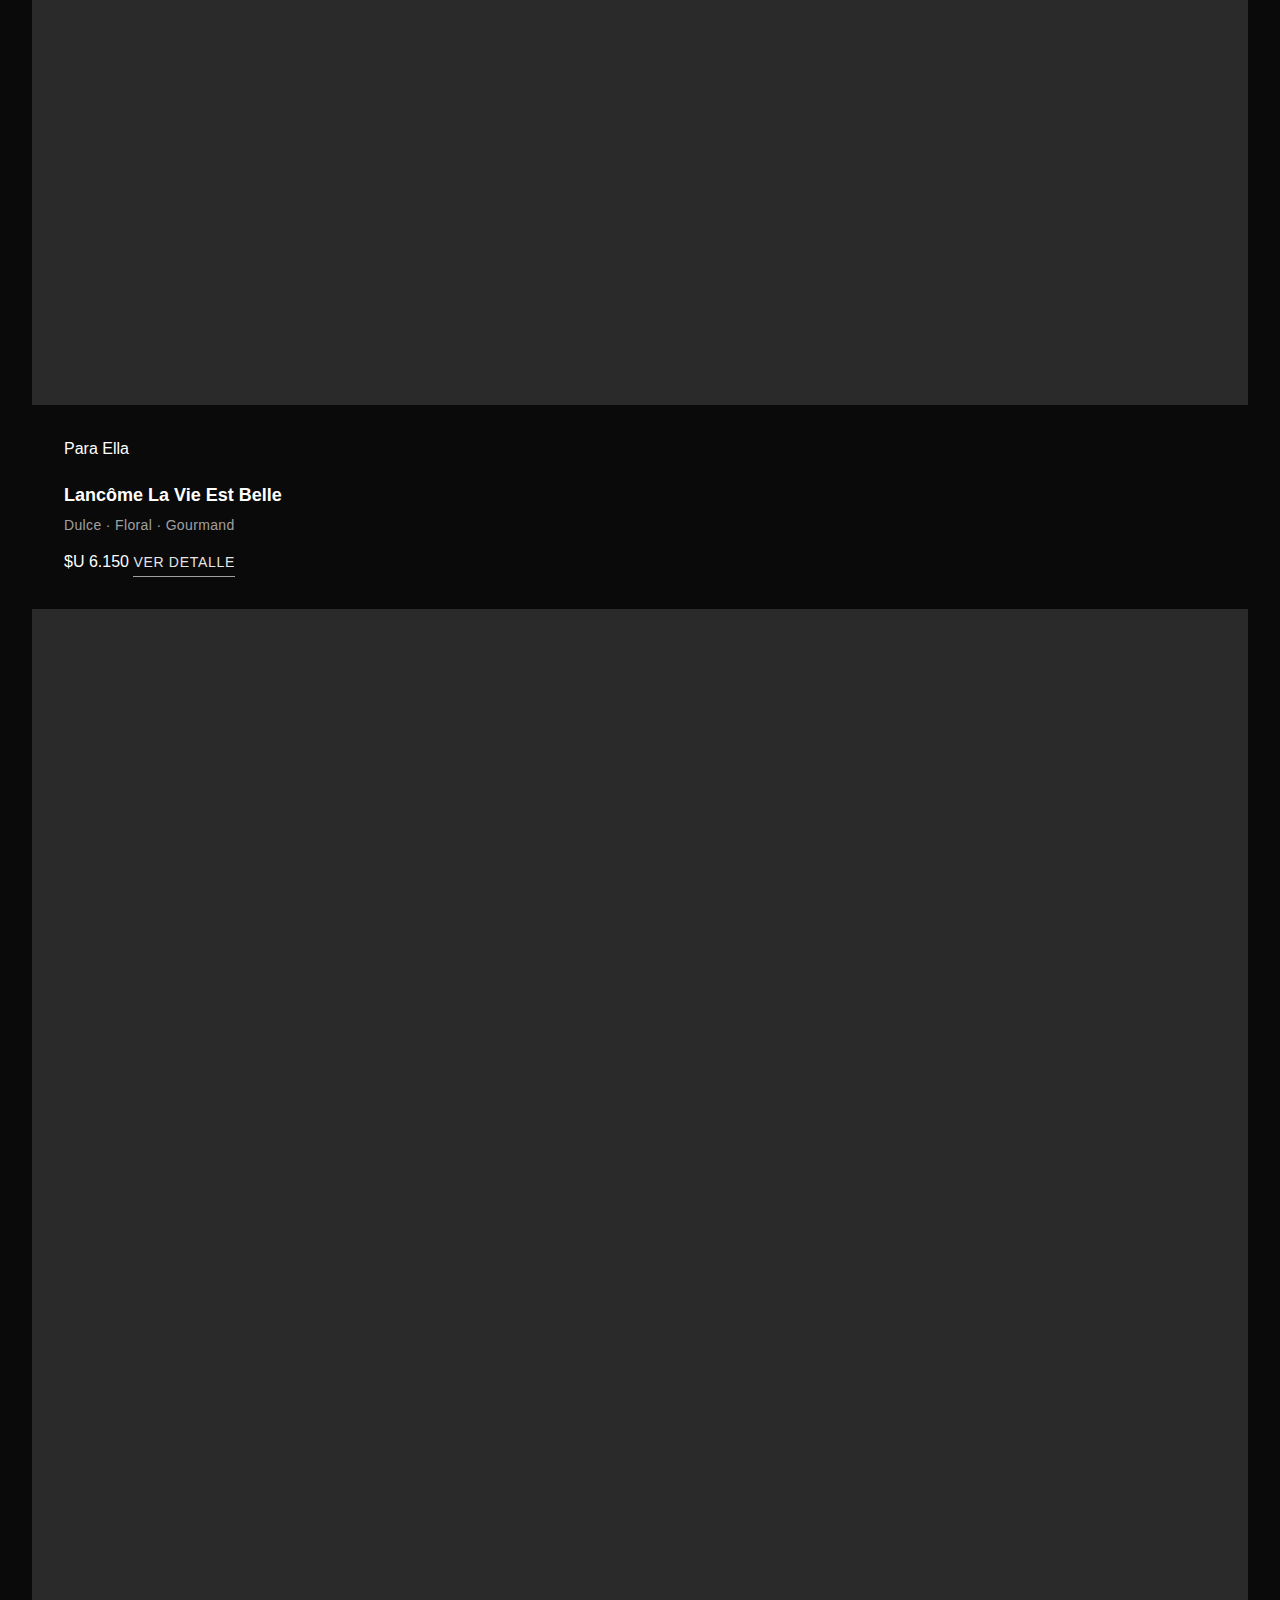
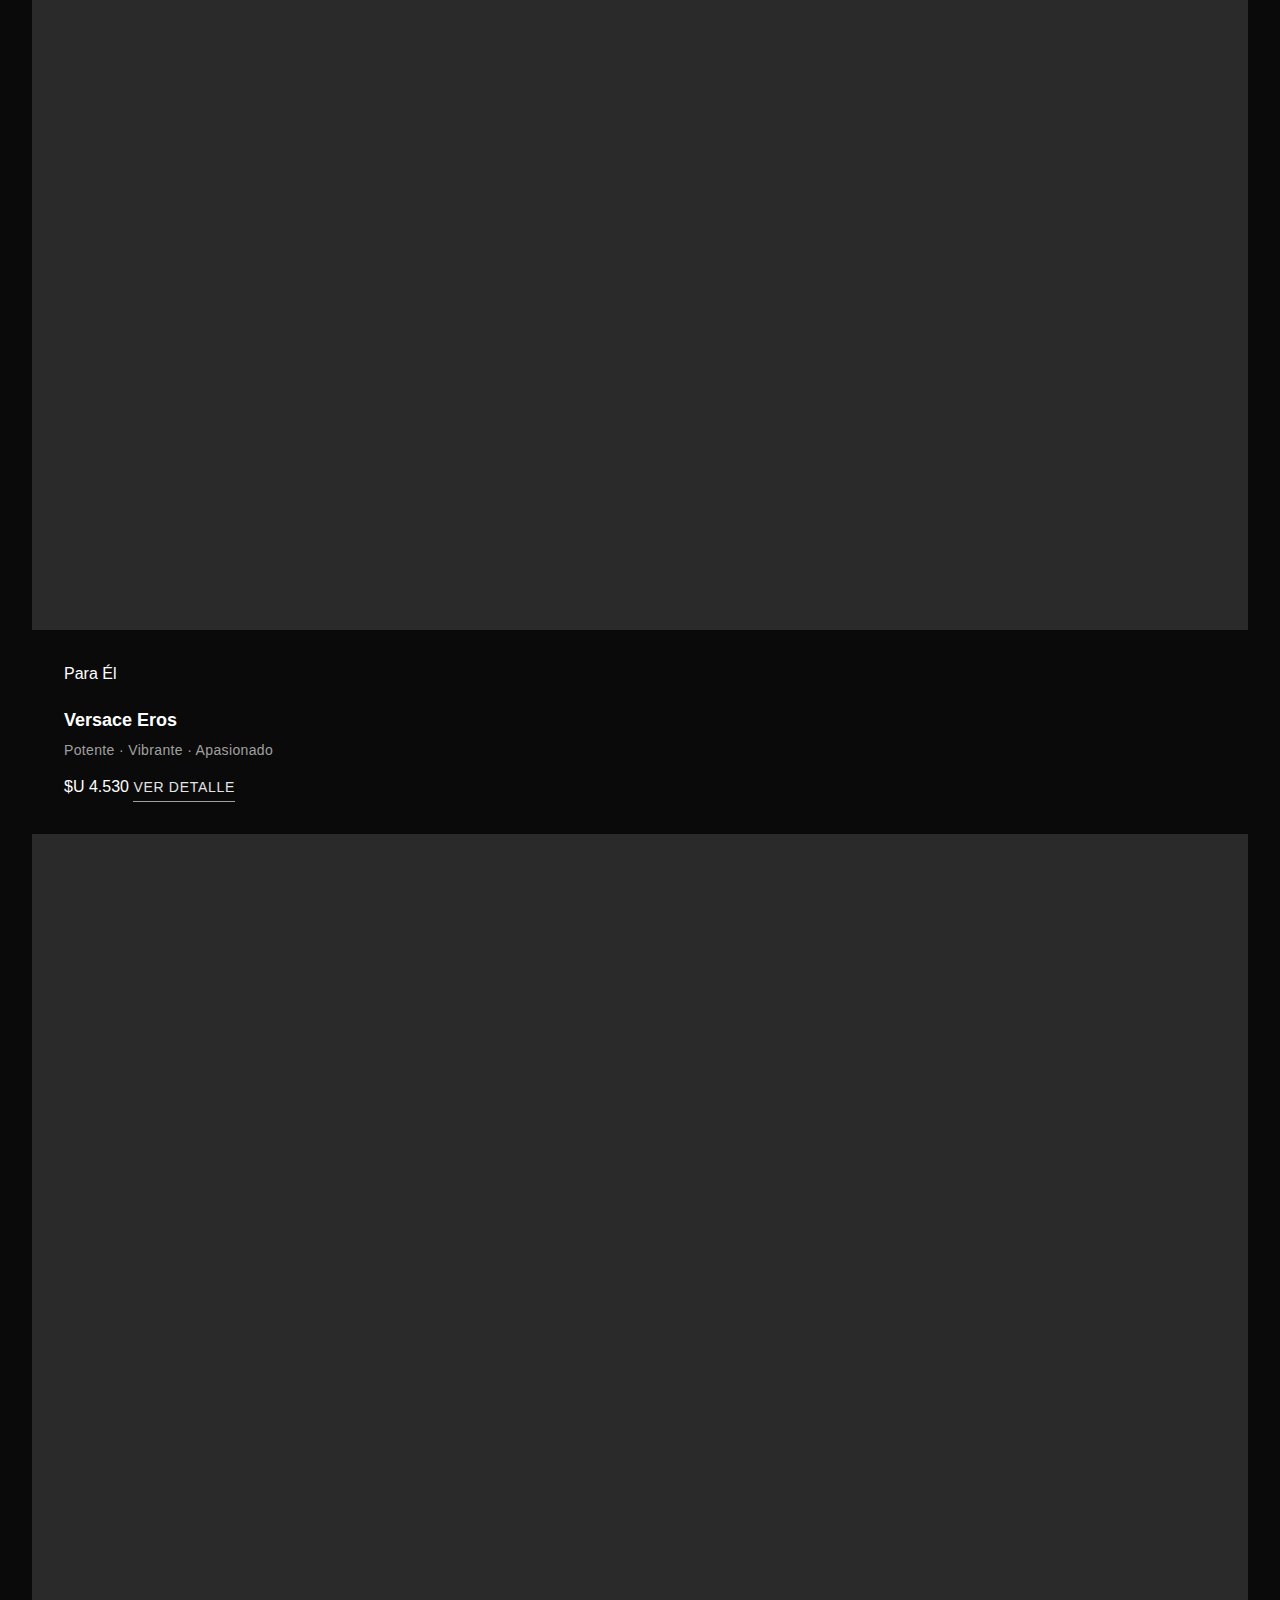
<file: catalogo.html>
<!DOCTYPE html>
<html lang="es">
<head>
    <meta charset="UTF-8">
    <meta name="viewport" content="width=device-width, initial-scale=1.0">
    <meta name="description" content="Catálogo completo de fragancias Del Plata - Perfumes exclusivos para hombres y mujeres. Descubre nuestra colección premium.">
    <meta name="keywords" content="catálogo perfumes, fragancias hombre, fragancias mujer, perfumería premium, Del Plata">
    <meta name="author" content="Del Plata Fragancias">
    <title>Catalogo de Fragancias || Del Plata Fragancias</title>
    <link rel="icon" type="image/x-icon" href="assets/img/iconoDPF.png" />
    <!-- CSS -->
    <link rel="stylesheet" href="css/variables.css">
    <link rel="stylesheet" href="css/main.css">
    <link rel="stylesheet" href="css/layout.css">
    <link rel="stylesheet" href="css/components.css">
    <link rel="stylesheet" href="css/catalogo.css">
    <link rel="stylesheet" href="css/responsive.css">
    <link rel="stylesheet" href="css/cart.css" />

</head>
<body>
    <!-- Header Principal -->
    <header class="header-main">
        <nav class="navbar">
            <div class="navbar-container">
                <!-- Navegación Izquierda -->
                <ul class="navbar-menu navbar-menu-left">
                    <li class="navbar-item">
                        <a href="index.html" class="navbar-link">Inicio</a>
                    </li>
                    <li class="navbar-item">
                        <a href="catalogo.html" class="navbar-link navbar-link-active">Catálogo</a>
                    </li>
                    <li class="navbar-item">
                        <a href="guias.html" class="navbar-link">Guías</a>
                    </li>
                </ul>

                <!-- Logo Central -->
                <div class="navbar-brand">
                    <a href="index.html" class="brand-link">
                        <h1 class="brand-title">DEL PLATA</h1>
                        <h2 class="brand-subtitle">FRAGANCIAS</h2>
                    </a>
                </div>

                <!-- Navegación Derecha -->
                <ul class="navbar-menu navbar-menu-right">
                    <li class="navbar-item">
                        <a href="contacto.html" class="navbar-link">Contacto</a>
                    </li>
                    <li class="navbar-item navbar-item-account">
                        <a href="login.html" class="navbar-link navbar-link-account">Mi Cuenta</a>
                    </li>
                </ul>

                <!-- Ícono del carrito -->
                <div class="navbar-cart">
          <button class="cart-link" aria-label="Abrir carrito de compras">
            <span class="cart-icon">🛒</span>
            <span class="cart-count" id="cartCount">0</span>
          </button>
        </div>

                <!-- Menú móvil -->
                <button class="navbar-toggle" id="navbarToggle" aria-label="Abrir menú de navegación">
                    <span class="navbar-toggle-icon"></span>
                    <span class="navbar-toggle-icon"></span>
                    <span class="navbar-toggle-icon"></span>
                </button>
            </div>
        </nav>
    </header>

<!-- Contenido Principal -->
    <main class="main-content">

        <!-- Sección Introducción del Catálogo -->
        <section class="catalog-intro-section">
            <div class="container">
                <div class="catalog-intro-content">
                    <h2 class="page-title">Catálogo de Fragancias</h2>
                    <p class="page-description">
                        Explora nuestra colección completa de perfumes premium para hombres y mujeres. 
                        Cada fragancia ha sido cuidadosamente seleccionada para ofrecerte lo mejor en elegancia y distinción.
                    </p>
                </div>
            </div>
        </section>

        <!-- Sección de Filtros y Productos -->
        <section class="catalog-main-section">
            <div class="container">
                <div class="catalog-layout">


                    <!-- Sidebar de Filtros -->
                    <aside class="catalog-sidebar">
                        <div class="filters-container" id="filtersContainer">
                            <h3 class="filters-title" id="filtersToggle">Filtrar por</h3>

                            <form class="filters-form" id="catalogFilters">
                                
                                <!-- Filtro por Categoría -->
                                <fieldset class="filter-group">
                                    <legend class="filter-group-title">Categoría</legend>
                                    <div class="filter-options">
                                        <label class="filter-option">
                                            <input type="checkbox" name="category" value="hombre" class="filter-checkbox">
                                            <span class="filter-label">Hombre</span>
                                        </label>
                                        <label class="filter-option">
                                            <input type="checkbox" name="category" value="mujer" class="filter-checkbox">
                                            <span class="filter-label">Mujer</span>
                                        </label>
                                        <label class="filter-option">
                                            <input type="checkbox" name="category" value="unisex" class="filter-checkbox">
                                            <span class="filter-label">Unisex</span>
                                        </label>
                                    </div>
                                </fieldset>

                                <!-- Filtro por Tipo de Concentración -->
                                <fieldset class="filter-group">
                                    <legend class="filter-group-title">Tipo de Concentración</legend>
                                    <div class="filter-options">
                                        <label class="filter-option">
                                            <input type="checkbox" name="type" value="edt" class="filter-checkbox">
                                            <span class="filter-label">EDT (Eau de Toilette)</span>
                                        </label>
                                        <label class="filter-option">
                                            <input type="checkbox" name="type" value="edp" class="filter-checkbox">
                                            <span class="filter-label">EDP (Eau de Parfum)</span>
                                        </label>
                                        <label class="filter-option">
                                            <input type="checkbox" name="type" value="parfum" class="filter-checkbox">
                                            <span class="filter-label">Parfum</span>
                                        </label>
                                        <label class="filter-option">
                                            <input type="checkbox" name="type" value="elixir" class="filter-checkbox">
                                            <span class="filter-label">Elixir</span>
                                        </label>
                                    </div>
                                </fieldset>

                                <!-- Filtro por Marca -->
                                <fieldset class="filter-group">
                                    <legend class="filter-group-title">Marca</legend>
                                    <div class="filter-options">
                                        <select name="brand" id="brandFilter" class="filter-select">
                                            <option value="">Todas las marcas</option>
                                            <option value="yves-saint-laurent">Yves Saint Laurent</option>
                                            <option value="dior">Dior</option>
                                            <option value="chanel">Chanel</option>
                                            <option value="versace">Versace</option>
                                            <option value="paco-rabanne">Paco Rabanne</option>
                                            <option value="carolina-herrera">Carolina Herrera</option>
                                            <option value="lacoste">Lacoste</option>
                                            <option value="lancome">Lancôme</option>
                                            <option value="giorgio-armani">Giorgio Armani</option>
                                        </select>
                                    </div>
                                </fieldset>

                                <!-- Filtro por Precio -->
                                <fieldset class="filter-group">
                                    <legend class="filter-group-title">Rango de Precio</legend>
                                    <div class="filter-options">
                                        <label class="filter-option">
                                            <input type="radio" name="price" value="0-4000" class="filter-radio">
                                            <span class="filter-label">Menos de $U 4.000</span>
                                        </label>
                                        <label class="filter-option">
                                            <input type="radio" name="price" value="4000-6000" class="filter-radio">
                                            <span class="filter-label">$U 4.000 - $U 6.000</span>
                                        </label>
                                        <label class="filter-option">
                                            <input type="radio" name="price" value="6000-8000" class="filter-radio">
                                            <span class="filter-label">$U 6.000 - $U 8.000</span>
                                        </label>
                                        <label class="filter-option">
                                            <input type="radio" name="price" value="8000+" class="filter-radio">
                                            <span class="filter-label">Más de $U 8.000</span>
                                        </label>
                                    </div>
                                </fieldset>

                                <!-- Botones de Acción -->
                                <div class="filter-actions">
                                    <button type="submit" class="btn btn-primary btn-filter-apply">Aplicar Filtros</button>
                                    <button type="reset" class="btn btn-secondary btn-filter-reset">Limpiar</button>
                                </div>

                            </form>
                        </div>
                    </aside>

                    <!-- Grid de Productos -->
                    <div class="catalog-products">
                        
                        <!-- Barra de Ordenamiento -->
                        <div class="catalog-toolbar">
                            <p class="catalog-results-count">Mostrando <strong>0</strong> fragancias</p>
                            <div class="catalog-sort">
                                <label for="sortBy" class="sort-label">Ordenar por:</label>
                                <select name="sort" id="sortBy" class="sort-select">
                                    <option value="relevance">Relevancia</option>
                                    <option value="price-asc">Precio: menor a mayor</option>
                                    <option value="price-desc">Precio: mayor a menor</option>
                                    <option value="name-asc">Nombre: A-Z</option>
                                    <option value="name-desc">Nombre: Z-A</option>
                                    <option value="newest">Más recientes</option>
                                </select>
                            </div>
                        </div>

                        <!-- Grid de Productos -->
                        <div class="products-grid products-grid-catalog">
                            <!-- Se genera dinámicamente con JavaScript -->
                        </div>
                    </div>

                </div>
            </div>
        </section>

    </main>


    <!-- Footer -->
    <footer class="footer-main">
        <div class="footer-container">            
            <!-- Columna 1: Enlaces rápidos -->
            <div class="footer-column footer-column-links">
                <h4 class="footer-column-title">Del Plata Fragancias</h4>
                <ul class="footer-list">
                    <li class="footer-list-item">
                        <a href="nosotros.html" class="footer-link">Nosotros</a>
                    </li>
                    <li class="footer-list-item">
                        <a href="catalogo.html" class="footer-link">Catálogo</a>
                    </li>
                    <li class="footer-list-item">
                        <a href="contacto.html" class="footer-link">Contacto</a>
                    </li>
                </ul>
            </div>

            <!-- Columna 2: Atención al cliente -->
            <div class="footer-column footer-column-customer">
                <h4 class="footer-column-title">Atención al Cliente</h4>
                <ul class="footer-list">
                    <li class="footer-list-item">
                        <a href="faq.html" class="footer-link">Preguntas Frecuentes</a>
                    </li>
                    <li class="footer-list-item">
                        <a href="envios-devoluciones.html" class="footer-link">Envíos y Devoluciones</a>
                    </li>
                    <li class="footer-list-item">
                        <a href="politica-privacidad.html" class="footer-link">Política de Privacidad</a>
                    </li>
                </ul>
            </div>

            <!-- Columna 3: Redes Sociales -->
            <div class="footer-column footer-column-about">
                <h4 class="footer-column-title">Síguenos</h4>
                <div class="footer-social">
                    <a href="https://facebook.com" class="social-link" aria-label="Facebook" target="_blank" rel="noopener noreferrer">
                        <span class="social-icon"><img src="assets/img/facebook.png" alt="Icono de Facebook"></span>
                    </a>
                    <a href="https://instagram.com" class="social-link" aria-label="Instagram" target="_blank" rel="noopener noreferrer">
                        <span class="social-icon"><img src="assets/img/instagram.png" alt="Icono de Instagram"></span>
                    </a>
                    <a href="https://twitter.com" class="social-link" aria-label="Twitter" target="_blank" rel="noopener noreferrer">
                        <span class="social-icon"><img src="assets/img/TwitterIcono.png" alt="Icono de Twitter"></span>
                    </a>
                </div>
            </div>

            <!-- Columna 4: Suscripción Newsletter -->
            <div class="footer-column footer-column-subscribe">
                <h4 class="footer-column-title">Suscríbete</h4>
                <p class="footer-text footer-text-small">
                    Recibe nuestras novedades
                </p>
                <form class="footer-newsletter-form" id="newsletterForm" action="#" method="post">
                    <div class="form-group">
                        <input type="email" id="newsletterEmail" name="email" class="form-input footer-input" placeholder="E-mail address" required aria-label="Correo electrónico para newsletter">
                        <button type="submit" class="btn btn-primary btn-newsletter-footer">Suscribirme</button>
                    </div>
                </form>
            </div>
        </div>

        <!-- Footer Bottom -->
        <div class="footer-bottom">
            <div class="footer-bottom-container">
                <p class="footer-copyright">
                    &copy; 2025 Del Plata Fragancias. Todos los derechos reservados.
                </p>
            </div>
        </div>
    </footer>

    <!-- Scripts -->
        <script type="module" src="js/header.js"></script>
        <script type="module" src="js/pages/CatalogoPage.js"></script>
</body>
</html>
</file>
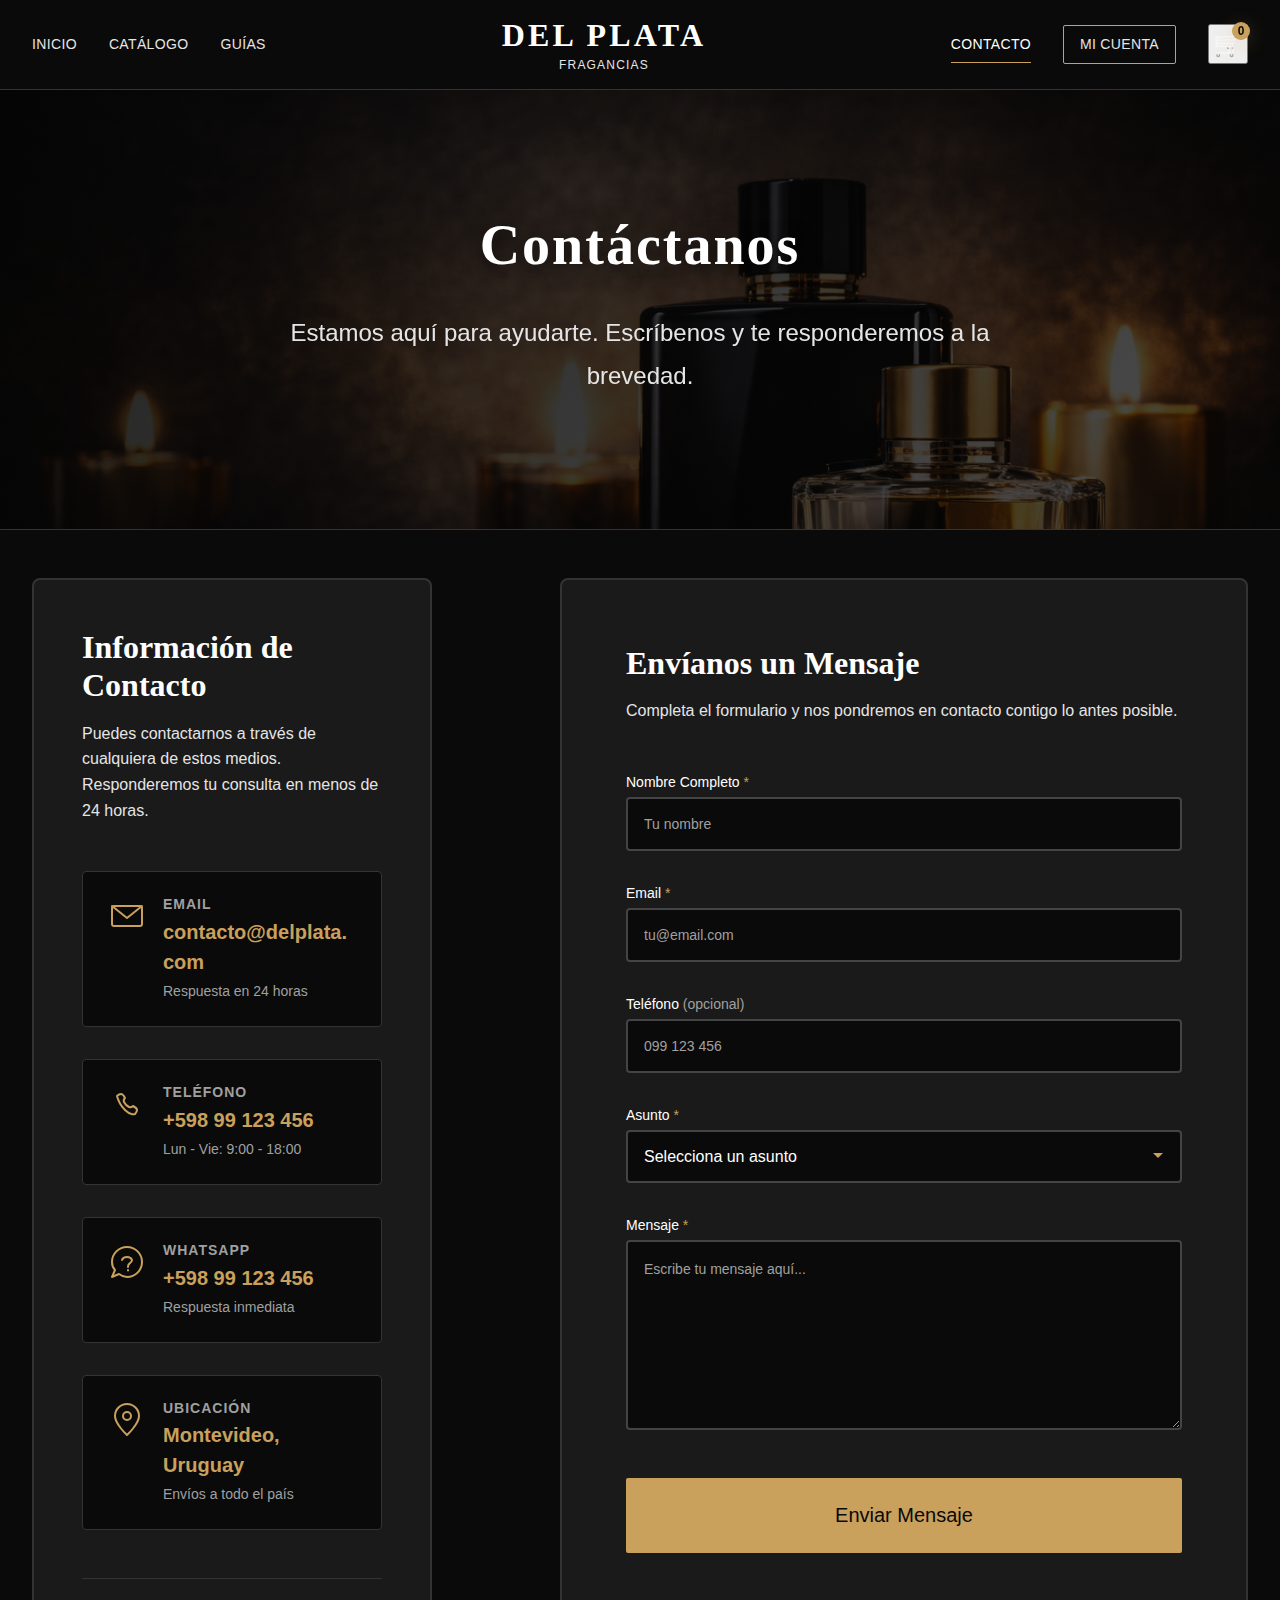
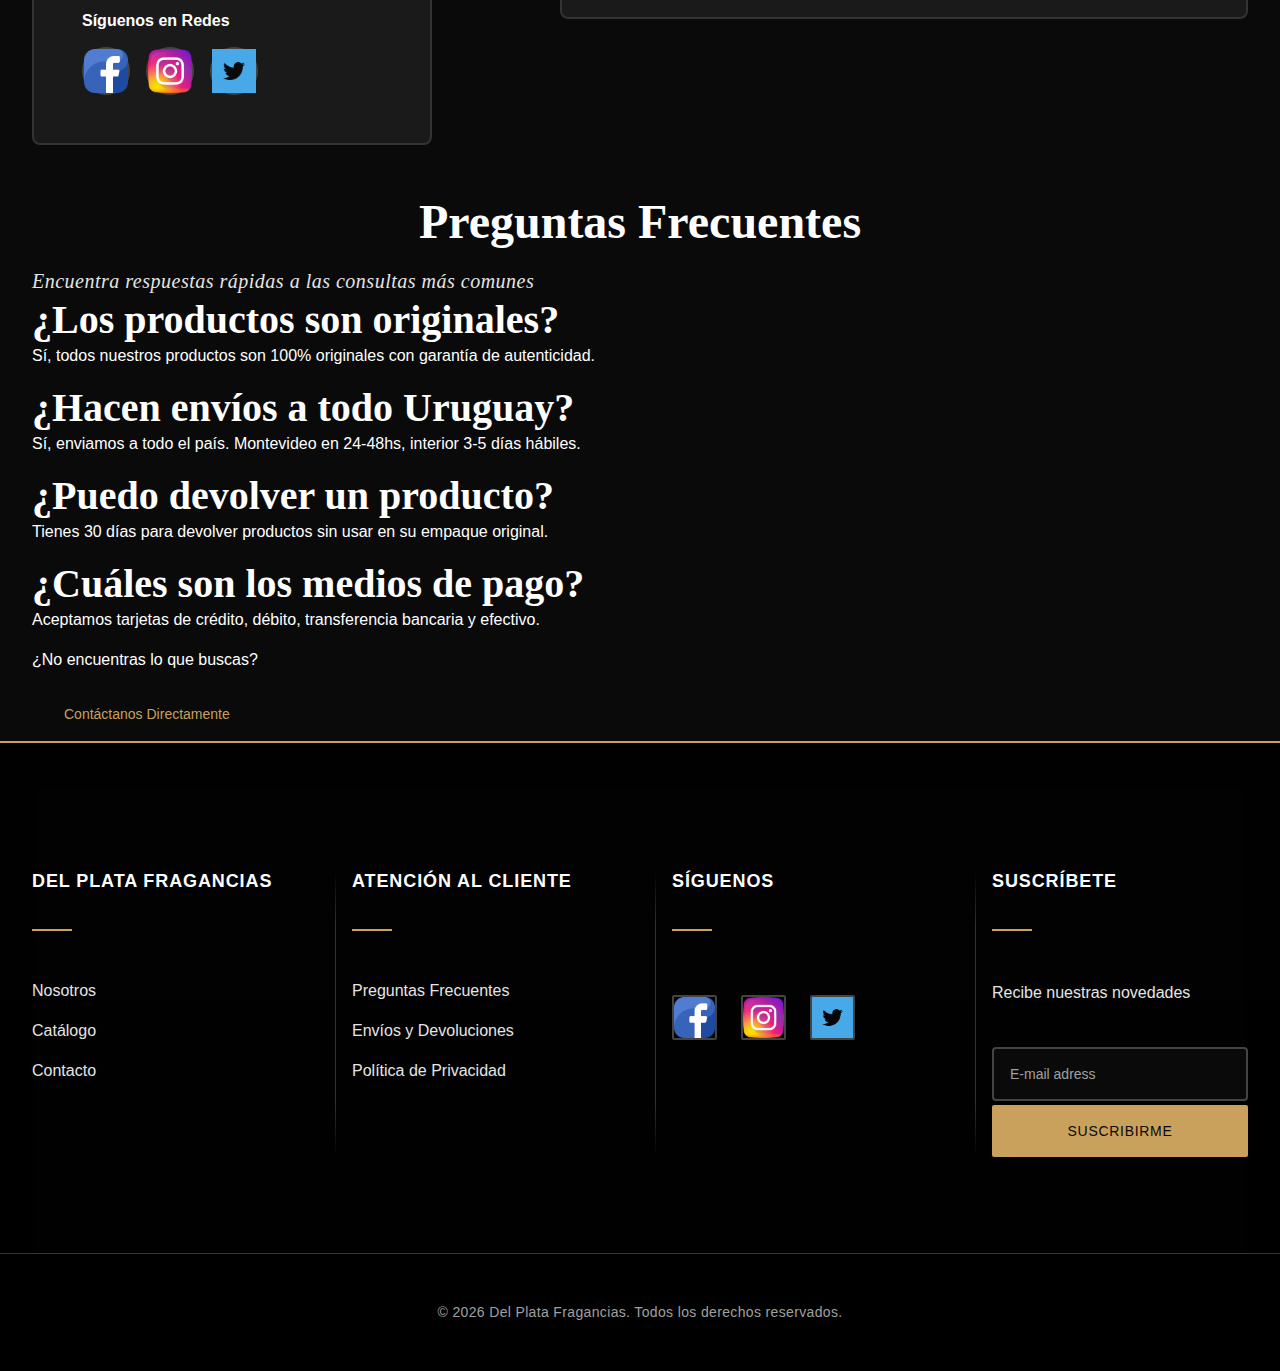
<file: contacto.html>
<!DOCTYPE html>
<html lang="es">
<head>
    <meta charset="UTF-8">
    <meta name="viewport" content="width=device-width, initial-scale=1.0">
    <meta name="description" content="Contáctanos - Del Plata Fragancias. Estamos aquí para ayudarte con tus consultas sobre perfumes premium.">
    <title>Contacto | Del Plata Fragancias</title>
    
    <!-- CSS -->
    <link rel="stylesheet" href="css/variables.css">
    <link rel="stylesheet" href="css/main.css">
    <link rel="stylesheet" href="css/layout.css">
    <link rel="stylesheet" href="css/components.css">
    <link rel="stylesheet" href="css/contacto.css">
    <link rel="stylesheet" href="css/cart.css">
    <link rel="stylesheet" href="css/responsive.css">
    <link rel="icon" type="image/x-icon" href="assets/img/iconoDPF.png" />
</head>
<body>

    <!-- Header -->
    <header class="header-main">
        <nav class="navbar">
            <div class="navbar-container">
                <ul class="navbar-menu navbar-menu-left">
                    <li class="navbar-item">
                        <a href="index.html" class="navbar-link">Inicio</a>
                    </li>
                    <li class="navbar-item">
                        <a href="catalogo.html" class="navbar-link">Catálogo</a>
                    </li>
                    <li class="navbar-item">
                        <a href="guias.html" class="navbar-link">Guías</a>
                    </li>
                </ul>

                <div class="navbar-brand">
                    <a href="index.html" class="brand-link">
                        <h1 class="brand-title">DEL PLATA</h1>
                        <h2 class="brand-subtitle">FRAGANCIAS</h2>
                    </a>
                </div>

                <ul class="navbar-menu navbar-menu-right">
                    <li class="navbar-item">
                        <a href="contacto.html" class="navbar-link navbar-link-active">Contacto</a>
                    </li>
                    <li class="navbar-item navbar-item-account">
                        <a href="login.html" class="navbar-link navbar-link-account">Mi Cuenta</a>
                    </li>
                </ul>

                <div class="navbar-cart">
                    <button class="cart-link" aria-label="Abrir carrito">
                        <span class="cart-icon">🛒</span>
                        <span class="cart-count" id="cartCount">0</span>
                    </button>
                </div>

                <button class="navbar-toggle" id="navbarToggle" aria-label="Abrir menú">
                    <span class="navbar-toggle-icon"></span>
                    <span class="navbar-toggle-icon"></span>
                    <span class="navbar-toggle-icon"></span>
                </button>
            </div>
        </nav>
    </header>

    <!-- Main Content -->
    <main class="main-content">

        <!-- Hero Section -->
        <section class="contacto-hero">
            <div class="container">
                <div class="contacto-hero-content">
                    <h1 class="contacto-hero-title">Contáctanos</h1>
                    <p class="contacto-hero-subtitle">
                        Estamos aquí para ayudarte. Escríbenos y te responderemos a la brevedad.
                    </p>
                </div>
            </div>
        </section>

        <!-- Contacto Content -->
        <section class="contacto-main-section">
            <div class="container">
                <div class="contacto-layout">

                    <!-- Información de Contacto -->
                    <div class="contacto-info-container">
                        <h2 class="contacto-subtitle">Información de Contacto</h2>
                        <p class="contacto-description">
                            Puedes contactarnos a través de cualquiera de estos medios. 
                            Responderemos tu consulta en menos de 24 horas.
                        </p>

                        <div class="contacto-info-list">
                            
                            <!-- Email -->
                            <div class="contacto-info-item">
                                <div class="contacto-info-icon">
                                    <svg width="40" height="40" viewBox="0 0 40 40" fill="none" xmlns="http://www.w3.org/2000/svg">
                                        <path d="M5 10L20 22L35 10" stroke="#C9A05C" stroke-width="2" stroke-linecap="round" stroke-linejoin="round"/>
                                        <rect x="5" y="10" width="30" height="20" rx="2" stroke="#C9A05C" stroke-width="2"/>
                                    </svg>
                                </div>
                                <div class="contacto-info-content">
                                    <h3 class="contacto-info-title">Email</h3>
                                    <a href="mailto:contacto@delplata.com" class="contacto-info-link">
                                        contacto@delplata.com
                                    </a>
                                    <p class="contacto-info-text">Respuesta en 24 horas</p>
                                </div>
                            </div>

                            <!-- Teléfono -->
                            <div class="contacto-info-item">
                                <div class="contacto-info-icon">
                                    <svg width="40" height="40" viewBox="0 0 40 40" fill="none" xmlns="http://www.w3.org/2000/svg">
                                        <path d="M10 12C10 12 12 10 14 10C16 10 18 14 18 14C18 14 16 16 17 18C18 20 20 22 22 23C24 24 26 22 26 22C26 22 30 24 30 26C30 28 28 30 28 30C28 30 24 32 18 26C12 20 10 12 10 12Z" stroke="#C9A05C" stroke-width="2" stroke-linecap="round" stroke-linejoin="round"/>
                                    </svg>
                                </div>
                                <div class="contacto-info-content">
                                    <h3 class="contacto-info-title">Teléfono</h3>
                                    <a href="tel:+59899123456" class="contacto-info-link">
                                        +598 99 123 456
                                    </a>
                                    <p class="contacto-info-text">Lun - Vie: 9:00 - 18:00</p>
                                </div>
                            </div>

                            <!-- WhatsApp -->
                            <div class="contacto-info-item">
                                <div class="contacto-info-icon">
                                    <svg width="40" height="40" viewBox="0 0 40 40" fill="none" xmlns="http://www.w3.org/2000/svg">
                                        <path d="M20 35C28.2843 35 35 28.2843 35 20C35 11.7157 28.2843 5 20 5C11.7157 5 5 11.7157 5 20C5 23 6 26 8 28L5 35L12 32C14 33.5 16.5 35 20 35Z" stroke="#C9A05C" stroke-width="2" stroke-linecap="round" stroke-linejoin="round"/>
                                        <path d="M15 18C15 18 16 15 20 15C24 15 25 18 25 18C25 20 23 21 22 22C21 23 21 24 21 25M21 28V28.5" stroke="#C9A05C" stroke-width="2" stroke-linecap="round"/>
                                    </svg>
                                </div>
                                <div class="contacto-info-content">
                                    <h3 class="contacto-info-title">WhatsApp</h3>
                                    <a href="https://wa.me/59899123456" target="_blank" rel="noopener noreferrer" class="contacto-info-link">
                                        +598 99 123 456
                                    </a>
                                    <p class="contacto-info-text">Respuesta inmediata</p>
                                </div>
                            </div>

                            <!-- Dirección -->
                            <div class="contacto-info-item">
                                <div class="contacto-info-icon">
                                    <svg width="40" height="40" viewBox="0 0 40 40" fill="none" xmlns="http://www.w3.org/2000/svg">
                                        <path d="M20 35C20 35 32 24 32 16C32 9.37258 26.6274 4 20 4C13.3726 4 8 9.37258 8 16C8 24 20 35 20 35Z" stroke="#C9A05C" stroke-width="2" stroke-linejoin="round"/>
                                        <circle cx="20" cy="16" r="4" stroke="#C9A05C" stroke-width="2"/>
                                    </svg>
                                </div>
                                <div class="contacto-info-content">
                                    <h3 class="contacto-info-title">Ubicación</h3>
                                    <p class="contacto-info-link">
                                        Montevideo, Uruguay
                                    </p>
                                    <p class="contacto-info-text">Envíos a todo el país</p>
                                </div>
                            </div>

                        </div>

                        <!-- Redes Sociales -->
                        <div class="contacto-social">
                            <h3 class="contacto-social-title">Síguenos en Redes</h3>
                            <div class="contacto-social-links">
                                <a href="https://facebook.com" class="contacto-social-link" aria-label="Facebook" target="_blank" rel="noopener noreferrer">
                                    <span class="social-icon"><img src="assets/img/facebook.png" alt="Icono de Facebook"></span>
                                </a>
                                <a href="https://instagram.com" class="contacto-social-link" aria-label="Instagram" target="_blank" rel="noopener noreferrer">
                                    <span class="social-icon"><img src="assets/img/instagram.png" alt="Icono de Instagram"></span>
                                </a>
                                <a href="https://twitter.com" class="contacto-social-link" aria-label="Twitter" target="_blank" rel="noopener noreferrer">
                                    <span class="social-icon"><img src="assets/img/TwitterIcono.png" alt="Icono de Twitter"></span>
                                </a>
                            </div>
                        </div>

                    </div>

                    <!-- Formulario de Contacto -->
                    <div class="contacto-form-container">
                        <h2 class="contacto-subtitle">Envíanos un Mensaje</h2>
                        <p class="contacto-description">
                            Completa el formulario y nos pondremos en contacto contigo lo antes posible.
                        </p>

                        <form id="contactoForm" class="contacto-form" novalidate>
                            
                            <!-- Nombre -->
                            <div class="form-group">
                                <label for="contactName" class="form-label">
                                    Nombre Completo <span class="required">*</span>
                                </label>
                                <input 
                                    type="text" 
                                    id="contactName" 
                                    name="name"
                                    class="form-input" 
                                    placeholder="Tu nombre"
                                    required
                                    autocomplete="name"
                                >
                                <span class="form-error" id="nameError"></span>
                            </div>

                            <!-- Email -->
                            <div class="form-group">
                                <label for="contactEmail" class="form-label">
                                    Email <span class="required">*</span>
                                </label>
                                <input 
                                    type="email" 
                                    id="contactEmail" 
                                    name="email"
                                    class="form-input" 
                                    placeholder="tu@email.com"
                                    required
                                    autocomplete="email"
                                >
                                <span class="form-error" id="emailError"></span>
                            </div>

                            <!-- Teléfono -->
                            <div class="form-group">
                                <label for="contactPhone" class="form-label">
                                    Teléfono <span class="optional">(opcional)</span>
                                </label>
                                <input 
                                    type="tel" 
                                    id="contactPhone" 
                                    name="phone"
                                    class="form-input" 
                                    placeholder="099 123 456"
                                    autocomplete="tel"
                                >
                                <span class="form-error" id="phoneError"></span>
                            </div>

                            <!-- Asunto -->
                            <div class="form-group">
                                <label for="contactSubject" class="form-label">
                                    Asunto <span class="required">*</span>
                                </label>
                                <select 
                                    id="contactSubject" 
                                    name="subject"
                                    class="form-input form-select"
                                    required
                                >
                                    <option value="">Selecciona un asunto</option>
                                    <option value="consulta-producto">Consulta sobre producto</option>
                                    <option value="estado-pedido">Estado de mi pedido</option>
                                    <option value="devoluciones">Devoluciones y cambios</option>
                                    <option value="envios">Envíos y entregas</option>
                                    <option value="sugerencias">Sugerencias</option>
                                    <option value="otro">Otro</option>
                                </select>
                                <span class="form-error" id="subjectError"></span>
                            </div>

                            <!-- Mensaje -->
                            <div class="form-group">
                                <label for="contactMessage" class="form-label">
                                    Mensaje <span class="required">*</span>
                                </label>
                                <textarea 
                                    id="contactMessage" 
                                    name="message"
                                    class="form-input form-textarea" 
                                    rows="6"
                                    placeholder="Escribe tu mensaje aquí..."
                                    required
                                ></textarea>
                                <span class="form-error" id="messageError"></span>
                            </div>

                            <!-- Botón Submit -->
                            <button type="submit" class="btn btn-primary btn-contacto-submit">
                                <span class="btn-text">Enviar Mensaje</span>
                            </button>

                        </form>
                    </div>

                </div>
            </div>
        </section>

        <!-- FAQ Rápidas -->
        <section class="contacto-faq">
            <div class="container">
                <h2 class="section-title section-title-center">Preguntas Frecuentes</h2>
                <p class="section-subtitle">Encuentra respuestas rápidas a las consultas más comunes</p>
                
                <div class="faq-grid">
                    
                    <div class="faq-item">
                        <h3 class="faq-question">¿Los productos son originales?</h3>
                        <p class="faq-answer">
                            Sí, todos nuestros productos son 100% originales con garantía de autenticidad.
                        </p>
                    </div>

                    <div class="faq-item">
                        <h3 class="faq-question">¿Hacen envíos a todo Uruguay?</h3>
                        <p class="faq-answer">
                            Sí, enviamos a todo el país. Montevideo en 24-48hs, interior 3-5 días hábiles.
                        </p>
                    </div>

                    <div class="faq-item">
                        <h3 class="faq-question">¿Puedo devolver un producto?</h3>
                        <p class="faq-answer">
                            Tienes 30 días para devolver productos sin usar en su empaque original.
                        </p>
                    </div>

                    <div class="faq-item">
                        <h3 class="faq-question">¿Cuáles son los medios de pago?</h3>
                        <p class="faq-answer">
                            Aceptamos tarjetas de crédito, débito, transferencia bancaria y efectivo.
                        </p>
                    </div>

                </div>

                <div class="faq-cta">
                    <p class="faq-cta-text">¿No encuentras lo que buscas?</p>
                    <a href="#contactoForm" class="btn btn-secondary">Contáctanos Directamente</a>
                </div>
            </div>
        </section>

    </main>

    <!-- Footer -->
    <footer class="footer-main">
        <div class="footer-container">            
            <div class="footer-column footer-column-links">
                <h4 class="footer-column-title">Del Plata Fragancias</h4>
                <ul class="footer-list">
                    <li class="footer-list-item">
                        <a href="nosotros.html" class="footer-link">Nosotros</a>
                    </li>
                    <li class="footer-list-item">
                        <a href="catalogo.html" class="footer-link">Catálogo</a>
                    </li>
                    <li class="footer-list-item">
                        <a href="contacto.html" class="footer-link">Contacto</a>
                    </li>
                </ul>
            </div>

            <div class="footer-column footer-column-customer">
                <h4 class="footer-column-title">Atención al Cliente</h4>
                <ul class="footer-list">
                    <li class="footer-list-item">
                        <a href="preguntas-frecuentes.html" class="footer-link">Preguntas Frecuentes</a>
                    </li>
                    <li class="footer-list-item">
                        <a href="envios-devoluciones.html" class="footer-link">Envíos y Devoluciones</a>
                    </li>
                    <li class="footer-list-item">
                        <a href="politica-privacidad.html" class="footer-link">Política de Privacidad</a>
                    </li>
                </ul>
            </div>

            <div class="footer-column footer-column-about">
                <h4 class="footer-column-title">Síguenos</h4>
                <div class="footer-social">
                    <a href="https://facebook.com" class="social-link" aria-label="Facebook" target="_blank" rel="noopener noreferrer">
                        <span class="social-icon"><img src="assets/img/facebook.png" alt="Icono de Facebook"></span>
                    </a>
                    <a href="https://instagram.com" class="social-link" aria-label="Instagram" target="_blank" rel="noopener noreferrer">
                        <span class="social-icon"><img src="assets/img/instagram.png" alt="Icono de Instagram"></span>
                    </a>
                    <a href="https://twitter.com" class="social-link" aria-label="Twitter" target="_blank" rel="noopener noreferrer">
                        <span class="social-icon"><img src="assets/img/TwitterIcono.png" alt="Icono de Twitter"></span>
                    </a>
                </div>
            </div>

            <div class="footer-column footer-column-subscribe">
                <h4 class="footer-column-title">Suscríbete</h4>
                <p class="footer-text footer-text-small">
                    Recibe nuestras novedades
                </p>
                <form class="footer-newsletter-form" id="newsletterForm" action="#" method="post">
                    <div class="form-group">
                        <input type="email" id="newsletterEmail" name="email" class="form-input footer-input" placeholder="E-mail adress" required aria-label="Correo electrónico para newsletter">
                        <button type="submit" class="btn btn-primary btn-newsletter-footer">Suscribirme</button>
                    </div>
                </form>
            </div>
        </div>

        <div class="footer-bottom">
            <div class="footer-bottom-container">
                <p class="footer-copyright">
                    &copy; 2026 Del Plata Fragancias. Todos los derechos reservados.
                </p>
            </div>
        </div>
    </footer>

    <!-- Scripts -->
    <script type="module" src="js/header.js"></script>
    <script type="module" src="js/pages/ContactoPage.js"></script>

</body>
</html>
</file>
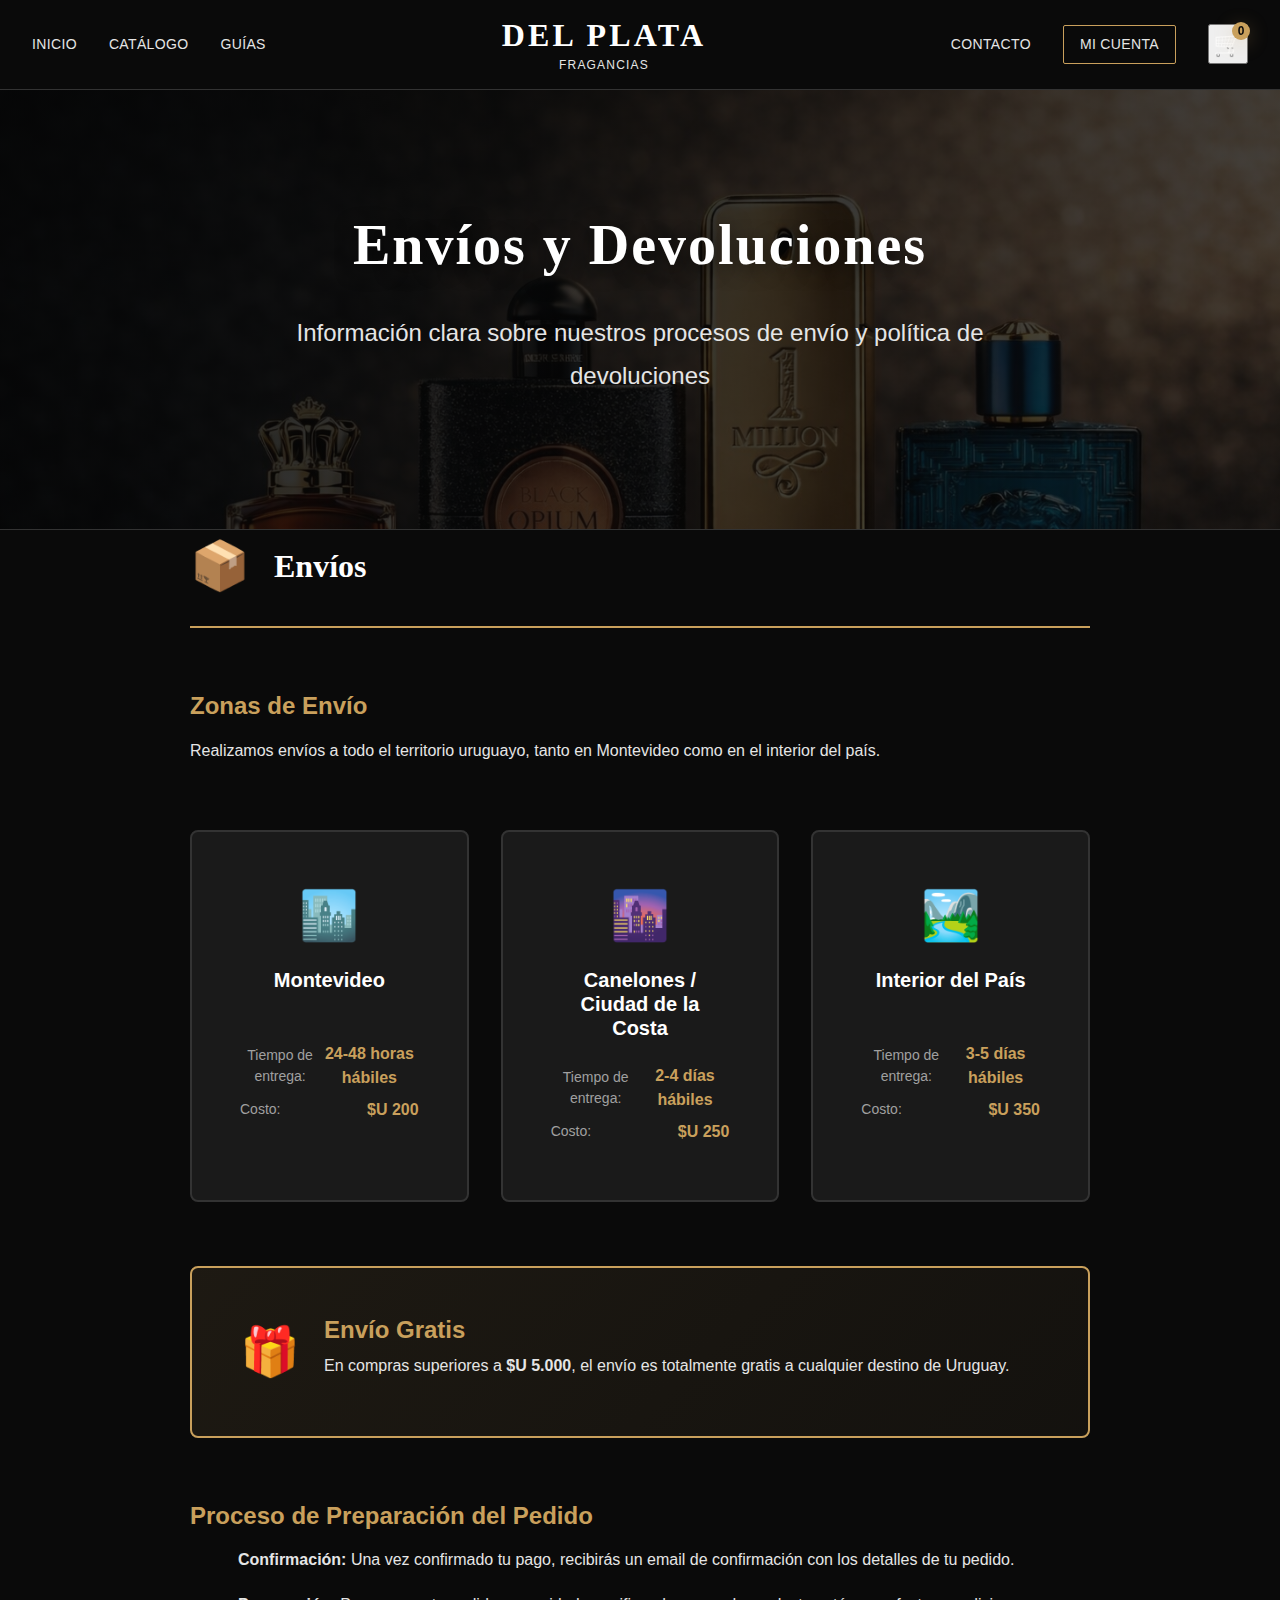
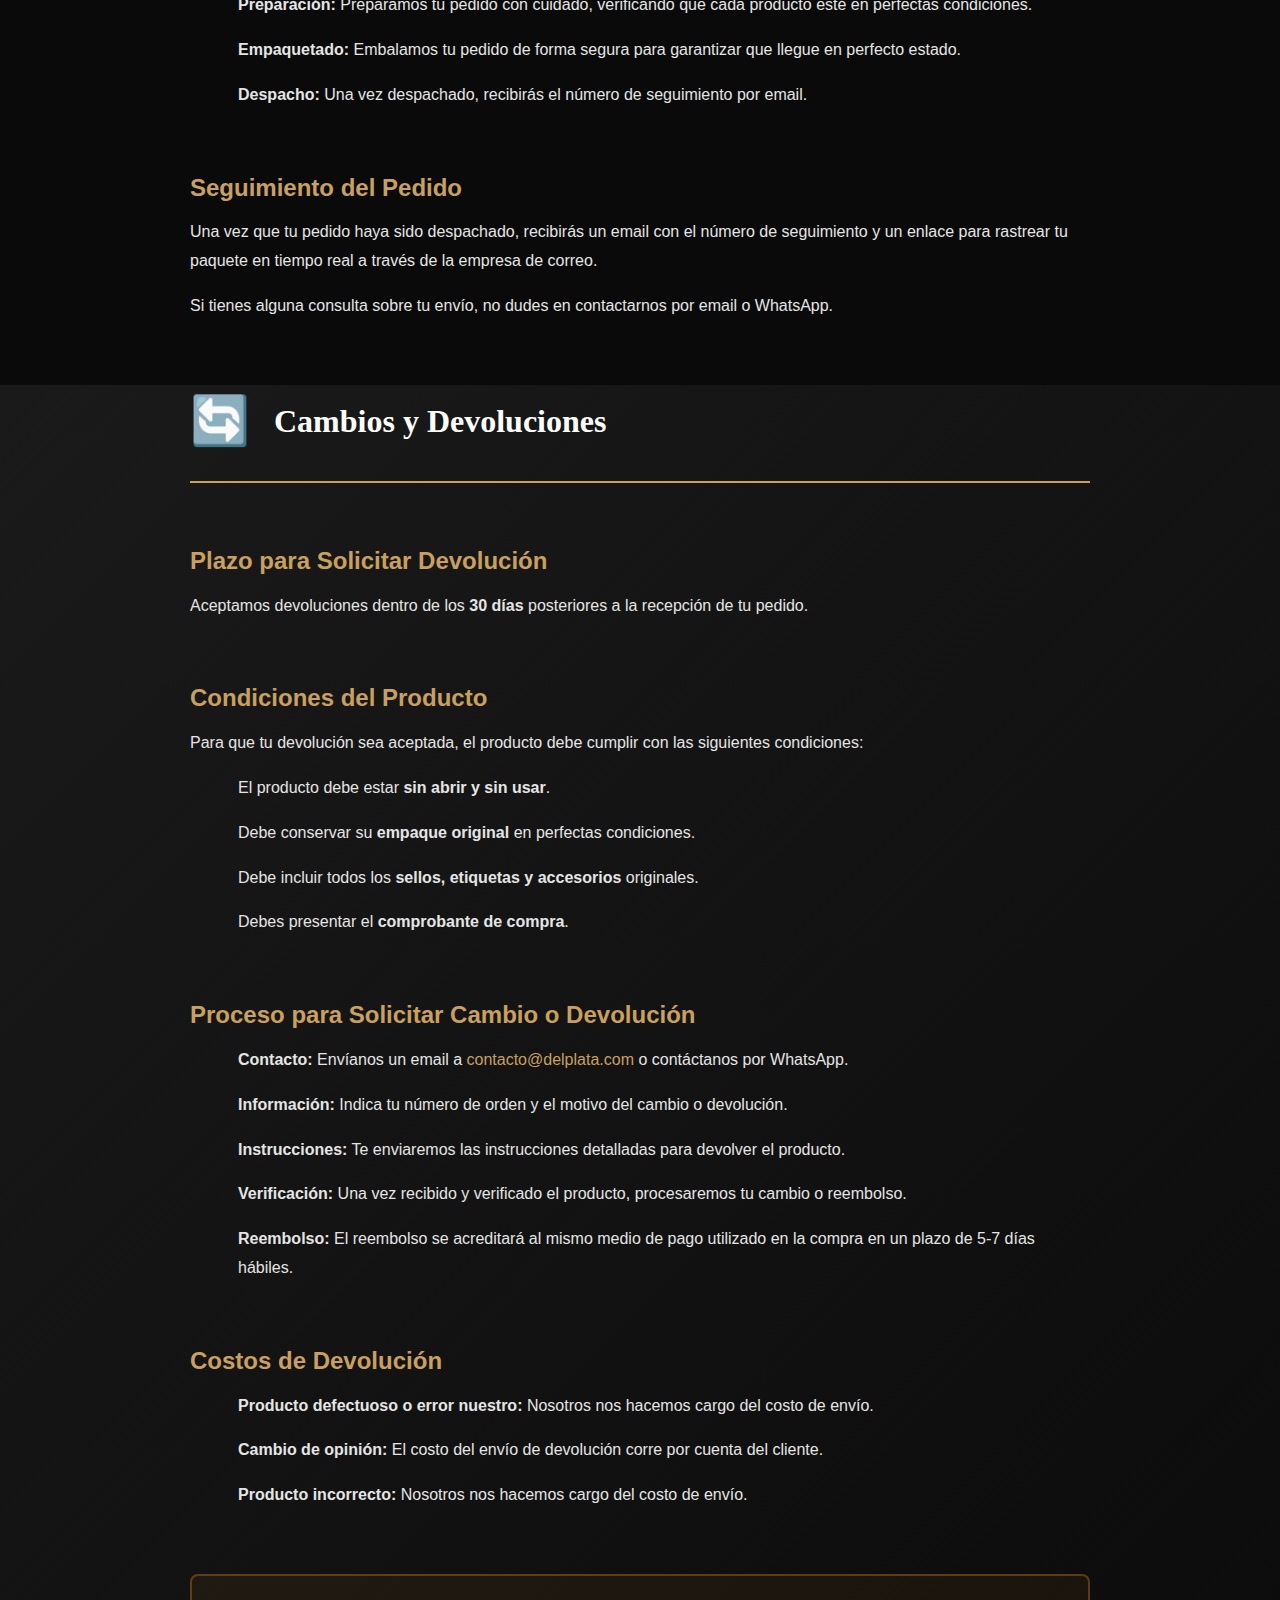
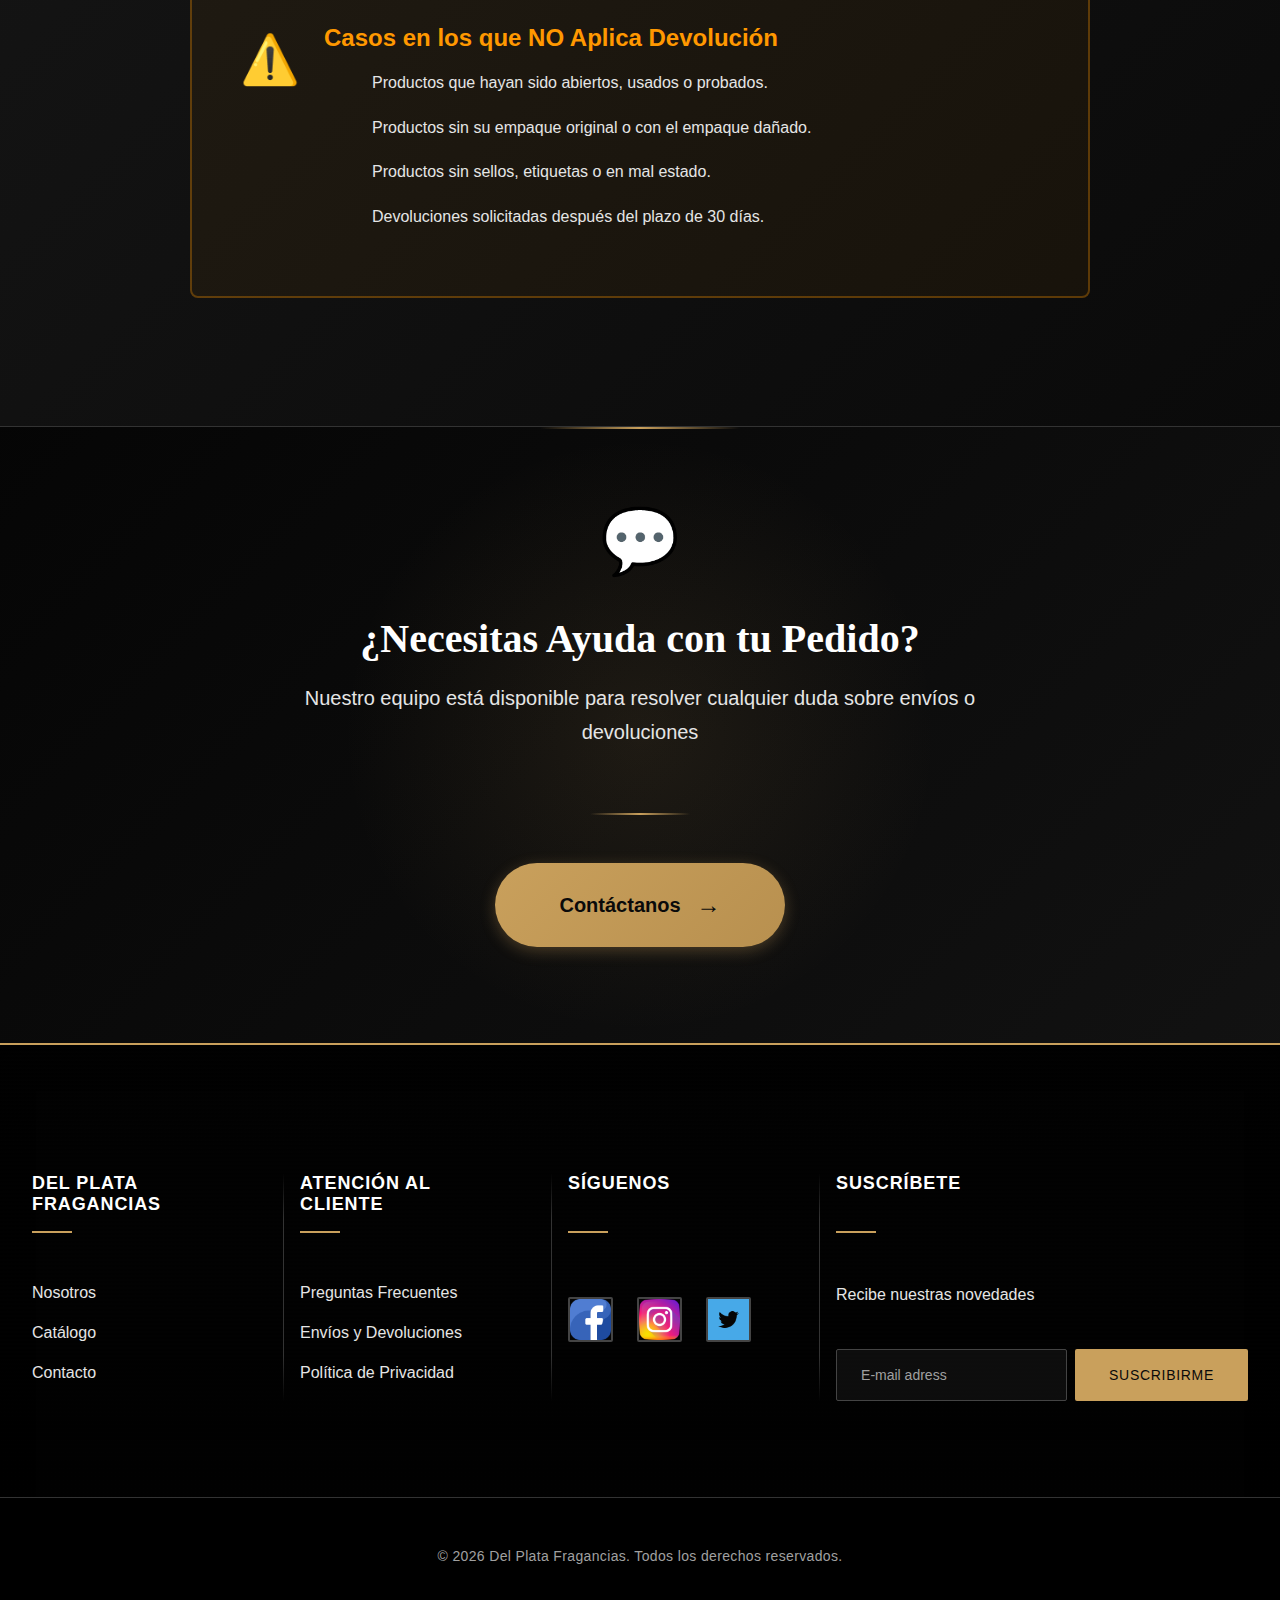
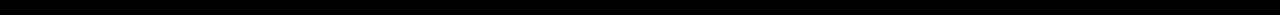
<file: envios-devoluciones.html>
<!DOCTYPE html>
<html lang="es">
<head>
    <meta charset="UTF-8">
    <meta name="viewport" content="width=device-width, initial-scale=1.0">
    <meta name="description" content="Información sobre envíos y devoluciones - Del Plata Fragancias. Conoce nuestros tiempos de entrega y política de devoluciones.">
    <title>Envíos y Devoluciones | Del Plata Fragancias</title>
    <link rel="icon" type="image/x-icon" href="assets/img/iconoDPF.png" />
    
    <!-- CSS -->
    <link rel="stylesheet" href="css/variables.css">
    <link rel="stylesheet" href="css/main.css">
    <link rel="stylesheet" href="css/layout.css">
    <link rel="stylesheet" href="css/components.css">
    <link rel="stylesheet" href="css/legal.css">
    <link rel="stylesheet" href="css/cart.css">
    <link rel="stylesheet" href="css/responsive.css">
</head>
<body>

    <!-- Header -->
    <header class="header-main">
        <nav class="navbar">
            <div class="navbar-container">
                <ul class="navbar-menu navbar-menu-left">
                    <li class="navbar-item">
                        <a href="index.html" class="navbar-link">Inicio</a>
                    </li>
                    <li class="navbar-item">
                        <a href="catalogo.html" class="navbar-link">Catálogo</a>
                    </li>
                    <li class="navbar-item">
                        <a href="guias.html" class="navbar-link">Guías</a>
                    </li>
                </ul>

                <div class="navbar-brand">
                    <a href="index.html" class="brand-link">
                        <h1 class="brand-title">DEL PLATA</h1>
                        <h2 class="brand-subtitle">FRAGANCIAS</h2>
                    </a>
                </div>

                <ul class="navbar-menu navbar-menu-right">
                    <li class="navbar-item">
                        <a href="contacto.html" class="navbar-link">Contacto</a>
                    </li>
                    <li class="navbar-item navbar-item-account">
                        <a href="login.html" class="navbar-link navbar-link-account">Mi Cuenta</a>
                    </li>
                </ul>

                <div class="navbar-cart">
                    <button class="cart-link" aria-label="Abrir carrito">
                        <span class="cart-icon">🛒</span>
                        <span class="cart-count" id="cartCount">0</span>
                    </button>
                </div>

                <button class="navbar-toggle" id="navbarToggle" aria-label="Abrir menú">
                    <span class="navbar-toggle-icon"></span>
                    <span class="navbar-toggle-icon"></span>
                    <span class="navbar-toggle-icon"></span>
                </button>
            </div>
        </nav>
    </header>

    <!-- Main Content -->
    <main class="main-content">

        <!-- Hero Section -->
        <section class="legal-hero">
            <div class="container">
                <div class="legal-hero-content">
                    <h1 class="legal-hero-title">Envíos y Devoluciones</h1>
                    <p class="legal-hero-subtitle">
                        Información clara sobre nuestros procesos de envío y política de devoluciones
                    </p>
                </div>
            </div>
        </section>

        <!-- Envíos Section -->
        <section class="legal-section">
            <div class="container">
                <div class="legal-content">
                    
                    <div class="legal-section-header">
                        <div class="legal-section-icon">📦</div>
                        <h2 class="legal-section-title">Envíos</h2>
                    </div>

                    <!-- Zonas de Envío -->
                    <div class="legal-block">
                        <h3 class="legal-block-title">Zonas de Envío</h3>
                        <p class="legal-text">
                            Realizamos envíos a todo el territorio uruguayo, tanto en Montevideo como en el interior del país.
                        </p>
                    </div>

                    <!-- Grid de Tiempos y Costos -->
                    <div class="shipping-grid">
                        
                        <div class="shipping-card">
                            <div class="shipping-card-icon">🏙️</div>
                            <h4 class="shipping-card-title">Montevideo</h4>
                            <div class="shipping-card-detail">
                                <span class="shipping-label">Tiempo de entrega:</span>
                                <span class="shipping-value">24-48 horas hábiles</span>
                            </div>
                            <div class="shipping-card-detail">
                                <span class="shipping-label">Costo:</span>
                                <span class="shipping-value">$U 200</span>
                            </div>
                        </div>

                        <div class="shipping-card">
                            <div class="shipping-card-icon">🌆</div>
                            <h4 class="shipping-card-title">Canelones / Ciudad de la Costa</h4>
                            <div class="shipping-card-detail">
                                <span class="shipping-label">Tiempo de entrega:</span>
                                <span class="shipping-value">2-4 días hábiles</span>
                            </div>
                            <div class="shipping-card-detail">
                                <span class="shipping-label">Costo:</span>
                                <span class="shipping-value">$U 250</span>
                            </div>
                        </div>

                        <div class="shipping-card">
                            <div class="shipping-card-icon">🏞️</div>
                            <h4 class="shipping-card-title">Interior del País</h4>
                            <div class="shipping-card-detail">
                                <span class="shipping-label">Tiempo de entrega:</span>
                                <span class="shipping-value">3-5 días hábiles</span>
                            </div>
                            <div class="shipping-card-detail">
                                <span class="shipping-label">Costo:</span>
                                <span class="shipping-value">$U 350</span>
                            </div>
                        </div>

                    </div>

                    <!-- Envío Gratis -->
                    <div class="legal-highlight">
                        <div class="legal-highlight-icon">🎁</div>
                        <div class="legal-highlight-content">
                            <h4 class="legal-highlight-title">Envío Gratis</h4>
                            <p class="legal-highlight-text">
                                En compras superiores a <strong>$U 5.000</strong>, el envío es totalmente gratis 
                                a cualquier destino de Uruguay.
                            </p>
                        </div>
                    </div>

                    <!-- Proceso de Preparación -->
                    <div class="legal-block">
                        <h3 class="legal-block-title">Proceso de Preparación del Pedido</h3>
                        <ol class="legal-list">
                            <li>
                                <strong>Confirmación:</strong> Una vez confirmado tu pago, recibirás un email de confirmación 
                                con los detalles de tu pedido.
                            </li>
                            <li>
                                <strong>Preparación:</strong> Preparamos tu pedido con cuidado, verificando que cada producto 
                                esté en perfectas condiciones.
                            </li>
                            <li>
                                <strong>Empaquetado:</strong> Embalamos tu pedido de forma segura para garantizar que llegue 
                                en perfecto estado.
                            </li>
                            <li>
                                <strong>Despacho:</strong> Una vez despachado, recibirás el número de seguimiento por email.
                            </li>
                        </ol>
                    </div>

                    <!-- Seguimiento -->
                    <div class="legal-block">
                        <h3 class="legal-block-title">Seguimiento del Pedido</h3>
                        <p class="legal-text">
                            Una vez que tu pedido haya sido despachado, recibirás un email con el número de seguimiento 
                            y un enlace para rastrear tu paquete en tiempo real a través de la empresa de correo.
                        </p>
                        <p class="legal-text">
                            Si tienes alguna consulta sobre tu envío, no dudes en contactarnos por email o WhatsApp.
                        </p>
                    </div>

                </div>
            </div>
        </section>

        <!-- Devoluciones Section -->
        <section class="legal-section legal-section-alt">
            <div class="container">
                <div class="legal-content">
                    
                    <div class="legal-section-header">
                        <div class="legal-section-icon">🔄</div>
                        <h2 class="legal-section-title">Cambios y Devoluciones</h2>
                    </div>

                    <!-- Plazo -->
                    <div class="legal-block">
                        <h3 class="legal-block-title">Plazo para Solicitar Devolución</h3>
                        <p class="legal-text">
                            Aceptamos devoluciones dentro de los <strong>30 días</strong> posteriores a la recepción 
                            de tu pedido.
                        </p>
                    </div>

                    <!-- Condiciones -->
                    <div class="legal-block">
                        <h3 class="legal-block-title">Condiciones del Producto</h3>
                        <p class="legal-text">
                            Para que tu devolución sea aceptada, el producto debe cumplir con las siguientes condiciones:
                        </p>
                        <ul class="legal-list">
                            <li>El producto debe estar <strong>sin abrir y sin usar</strong>.</li>
                            <li>Debe conservar su <strong>empaque original</strong> en perfectas condiciones.</li>
                            <li>Debe incluir todos los <strong>sellos, etiquetas y accesorios</strong> originales.</li>
                            <li>Debes presentar el <strong>comprobante de compra</strong>.</li>
                        </ul>
                    </div>

                    <!-- Proceso -->
                    <div class="legal-block">
                        <h3 class="legal-block-title">Proceso para Solicitar Cambio o Devolución</h3>
                        <ol class="legal-list">
                            <li>
                                <strong>Contacto:</strong> Envíanos un email a 
                                <a href="mailto:contacto@delplata.com" class="legal-link">contacto@delplata.com</a> 
                                o contáctanos por WhatsApp.
                            </li>
                            <li>
                                <strong>Información:</strong> Indica tu número de orden y el motivo del cambio o devolución.
                            </li>
                            <li>
                                <strong>Instrucciones:</strong> Te enviaremos las instrucciones detalladas para devolver el producto.
                            </li>
                            <li>
                                <strong>Verificación:</strong> Una vez recibido y verificado el producto, procesaremos tu cambio 
                                o reembolso.
                            </li>
                            <li>
                                <strong>Reembolso:</strong> El reembolso se acreditará al mismo medio de pago utilizado en la compra 
                                en un plazo de 5-7 días hábiles.
                            </li>
                        </ol>
                    </div>

                    <!-- Costos de Devolución -->
                    <div class="legal-block">
                        <h3 class="legal-block-title">Costos de Devolución</h3>
                        <ul class="legal-list">
                            <li>
                                <strong>Producto defectuoso o error nuestro:</strong> Nosotros nos hacemos cargo del costo de envío.
                            </li>
                            <li>
                                <strong>Cambio de opinión:</strong> El costo del envío de devolución corre por cuenta del cliente.
                            </li>
                            <li>
                                <strong>Producto incorrecto:</strong> Nosotros nos hacemos cargo del costo de envío.
                            </li>
                        </ul>
                    </div>

                    <!-- Excepciones -->
                    <div class="legal-warning">
                        <div class="legal-warning-icon">⚠️</div>
                        <div class="legal-warning-content">
                            <h4 class="legal-warning-title">Casos en los que NO Aplica Devolución</h4>
                            <ul class="legal-list">
                                <li>Productos que hayan sido abiertos, usados o probados.</li>
                                <li>Productos sin su empaque original o con el empaque dañado.</li>
                                <li>Productos sin sellos, etiquetas o en mal estado.</li>
                                <li>Devoluciones solicitadas después del plazo de 30 días.</li>
                            </ul>
                        </div>
                    </div>

                </div>
            </div>
        </section>

        <!-- CTA Final -->
        <section class="legal-cta">
            <div class="container">
                <div class="legal-cta-divider"></div>
                <div class="legal-cta-content">
                    <div class="legal-cta-icon">💬</div>
                    <h2 class="legal-cta-title">¿Necesitas Ayuda con tu Pedido?</h2>
                    <p class="legal-cta-text">
                        Nuestro equipo está disponible para resolver cualquier duda sobre envíos o devoluciones
                    </p>
                </div>
                <div class="legal-cta-button-container">
                    <a href="contacto.html" class="btn-legal-cta">
                        <span class="btn-legal-cta-text">Contáctanos</span>
                        <span class="btn-legal-cta-arrow">→</span>
                    </a>
                </div>
            </div>
        </section>

    </main>

    <!-- Footer -->
    <footer class="footer-main">
        <div class="footer-container">            
            <div class="footer-column footer-column-links">
                <h4 class="footer-column-title">Del Plata Fragancias</h4>
                <ul class="footer-list">
                    <li class="footer-list-item">
                        <a href="nosotros.html" class="footer-link">Nosotros</a>
                    </li>
                    <li class="footer-list-item">
                        <a href="catalogo.html" class="footer-link">Catálogo</a>
                    </li>
                    <li class="footer-list-item">
                        <a href="contacto.html" class="footer-link">Contacto</a>
                    </li>
                </ul>
            </div>

            <div class="footer-column footer-column-customer">
                <h4 class="footer-column-title">Atención al Cliente</h4>
                <ul class="footer-list">
                    <li class="footer-list-item">
                        <a href="faq.html" class="footer-link">Preguntas Frecuentes</a>
                    </li>
                    <li class="footer-list-item">
                        <a href="envios-devoluciones.html" class="footer-link">Envíos y Devoluciones</a>
                    </li>
                    <li class="footer-list-item">
                        <a href="politica-privacidad.html" class="footer-link">Política de Privacidad</a>
                    </li>
                </ul>
            </div>

            <div class="footer-column footer-column-about">
                <h4 class="footer-column-title">Síguenos</h4>
                <div class="footer-social">
                    <a href="https://facebook.com" class="social-link" aria-label="Facebook" target="_blank" rel="noopener noreferrer">
                        <span class="social-icon"><img src="assets/img/facebook.png" alt="Icono de Facebook"></span>
                    </a>
                    <a href="https://instagram.com" class="social-link" aria-label="Instagram" target="_blank" rel="noopener noreferrer">
                        <span class="social-icon"><img src="assets/img/instagram.png" alt="Icono de Instagram"></span>
                    </a>
                    <a href="https://twitter.com" class="social-link" aria-label="Twitter" target="_blank" rel="noopener noreferrer">
                        <span class="social-icon"><img src="assets/img/TwitterIcono.png" alt="Icono de Twitter"></span>
                    </a>
                </div>
            </div>

            <div class="footer-column footer-column-subscribe">
                <h4 class="footer-column-title">Suscríbete</h4>
                <p class="footer-text footer-text-small">
                    Recibe nuestras novedades
                </p>
                <form class="footer-newsletter-form" id="newsletterForm" action="#" method="post">
                    <div class="form-group">
                        <input type="email" id="newsletterEmail" name="email" class="form-input footer-input" placeholder="E-mail adress" required aria-label="Correo electrónico para newsletter">
                        <button type="submit" class="btn btn-primary btn-newsletter-footer">Suscribirme</button>
                    </div>
                </form>
            </div>
        </div>

        <div class="footer-bottom">
            <div class="footer-bottom-container">
                <p class="footer-copyright">
                    &copy; 2026 Del Plata Fragancias. Todos los derechos reservados.
                </p>
            </div>
        </div>
    </footer>

    <!-- Scripts -->
    <script type="module" src="js/header.js"></script>

</body>
</file>
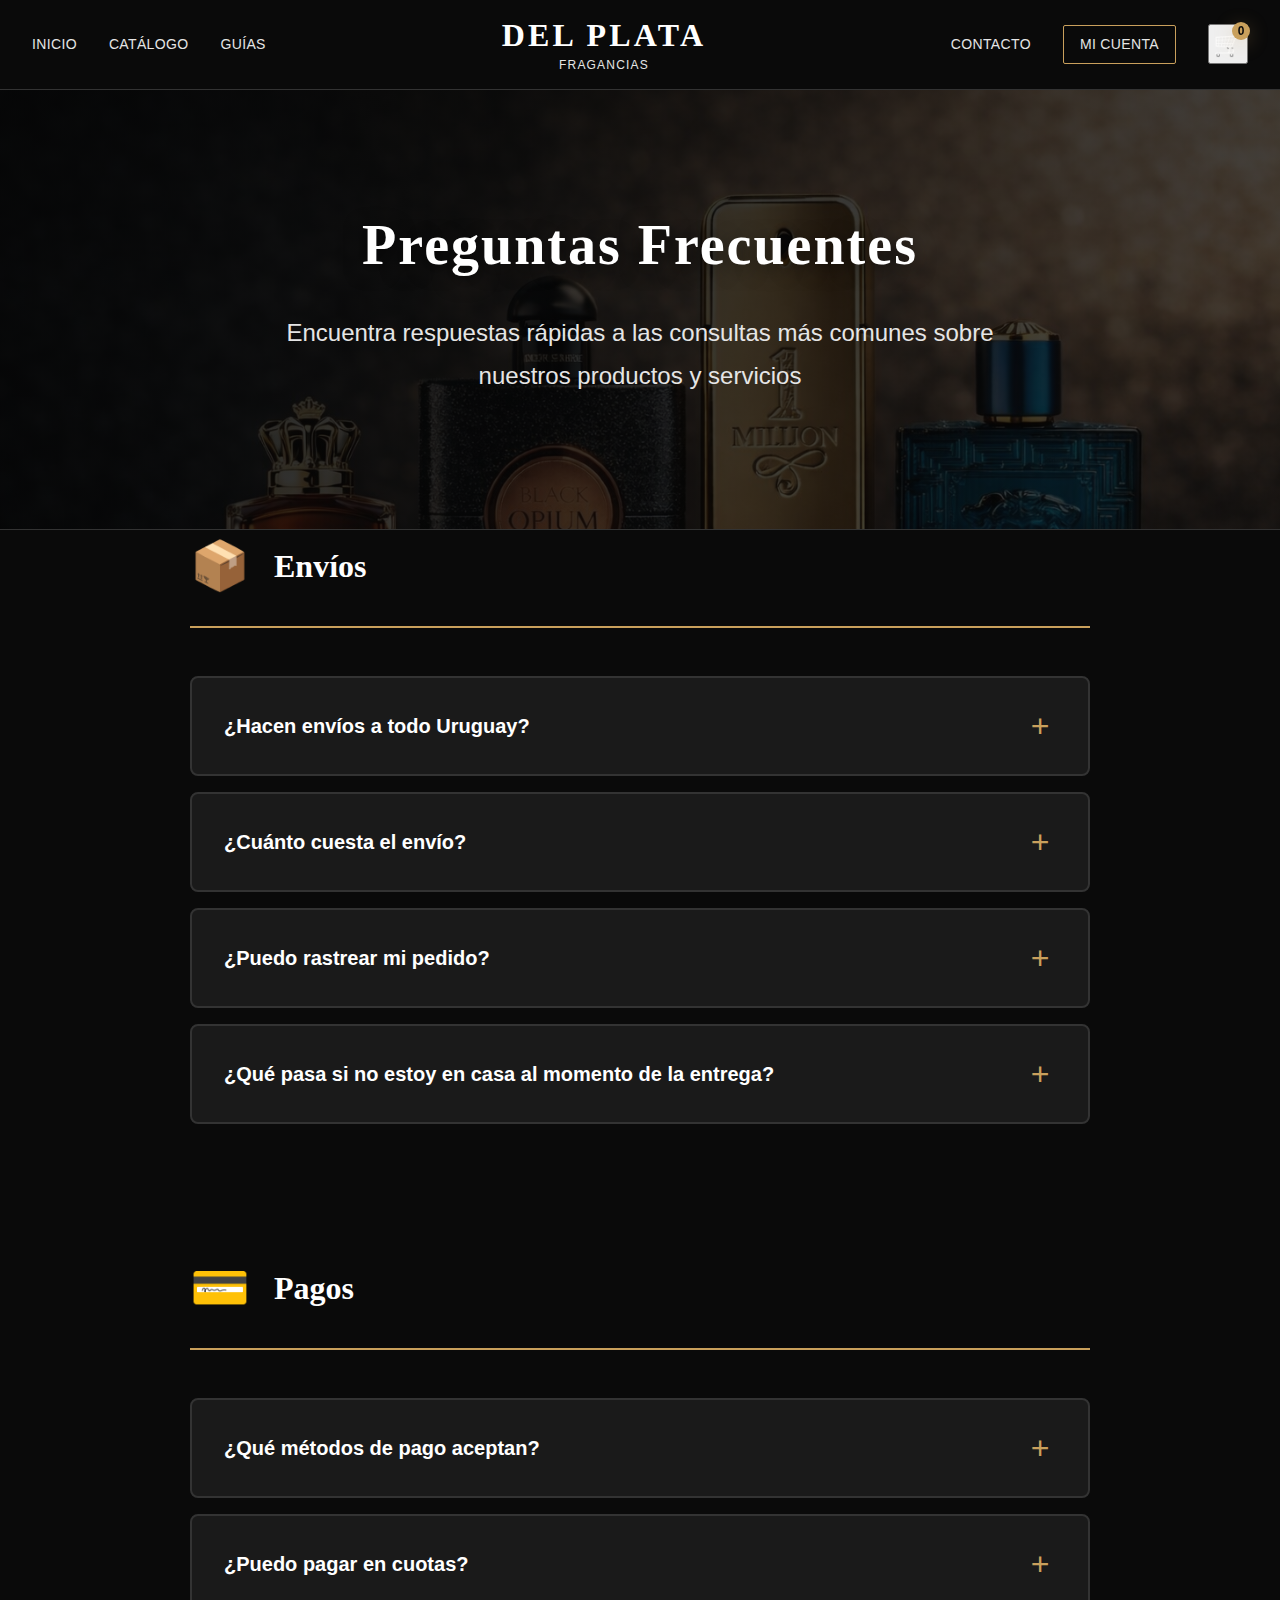
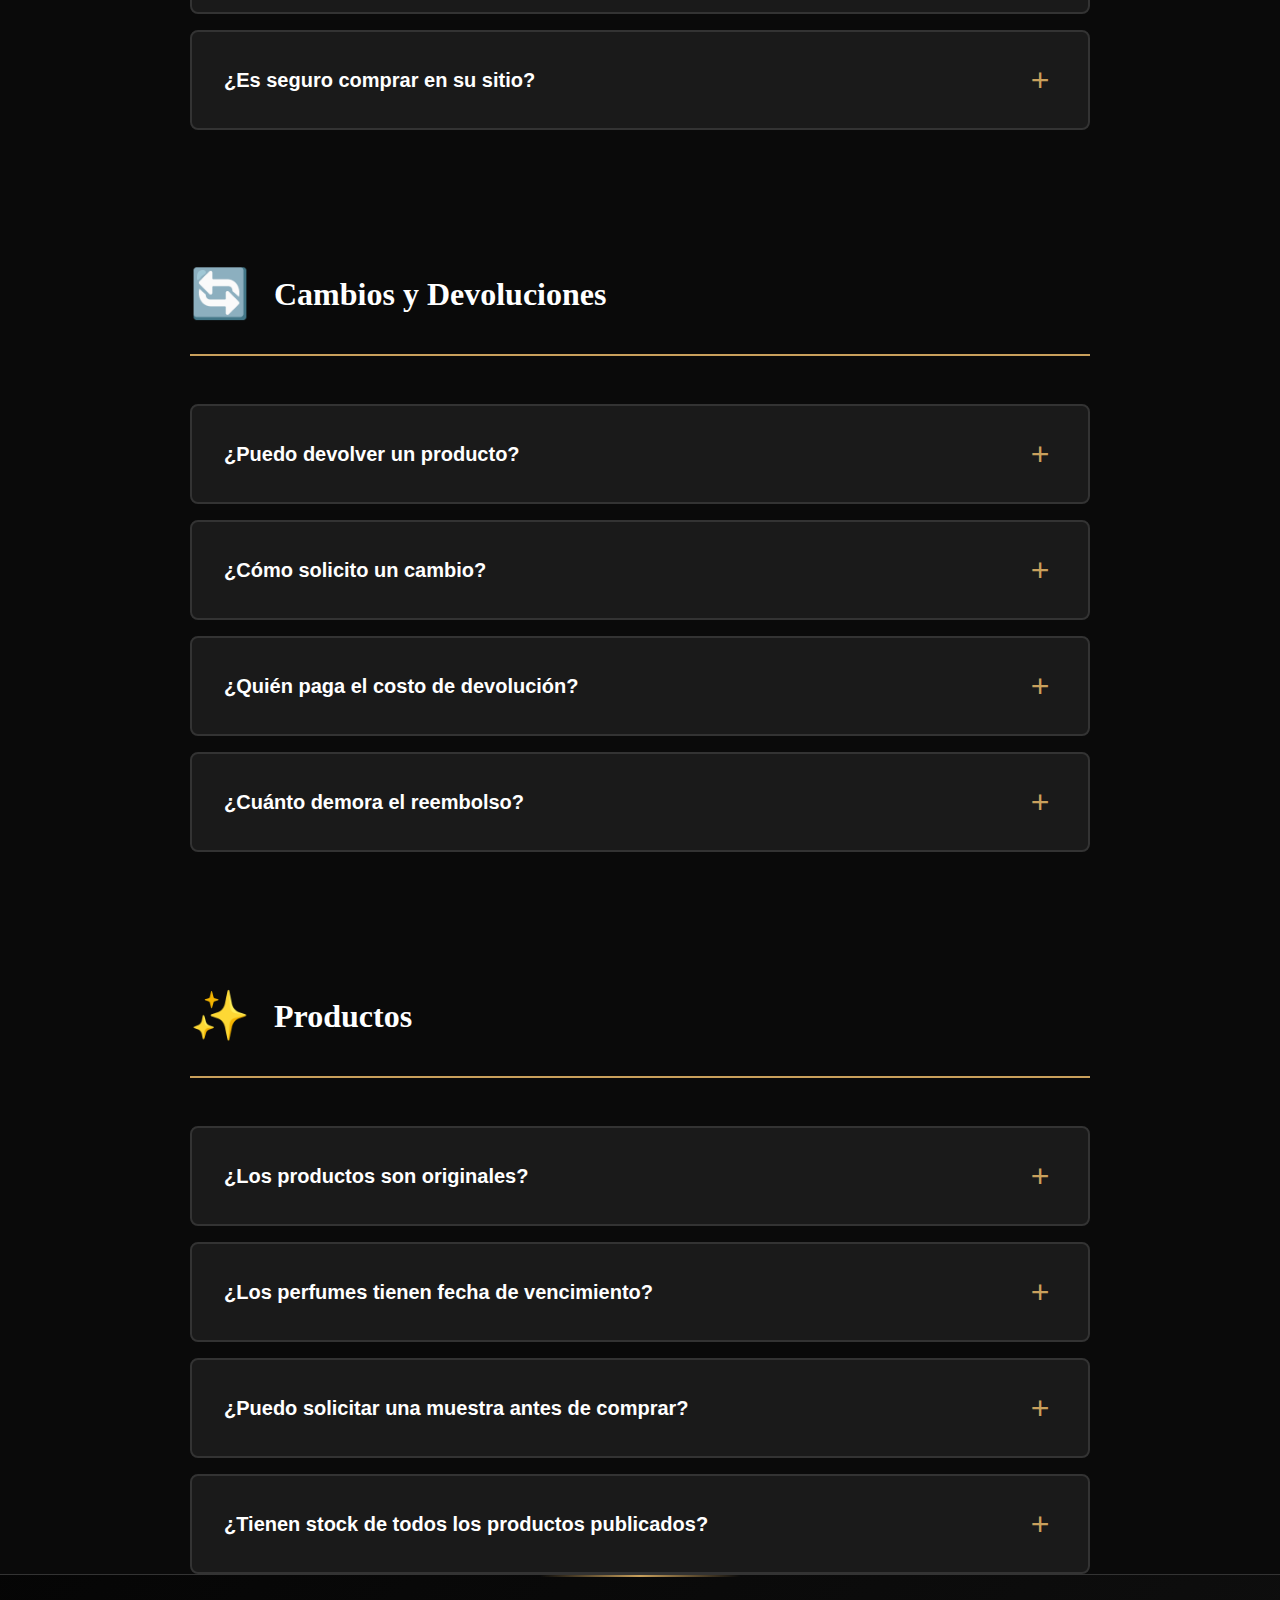
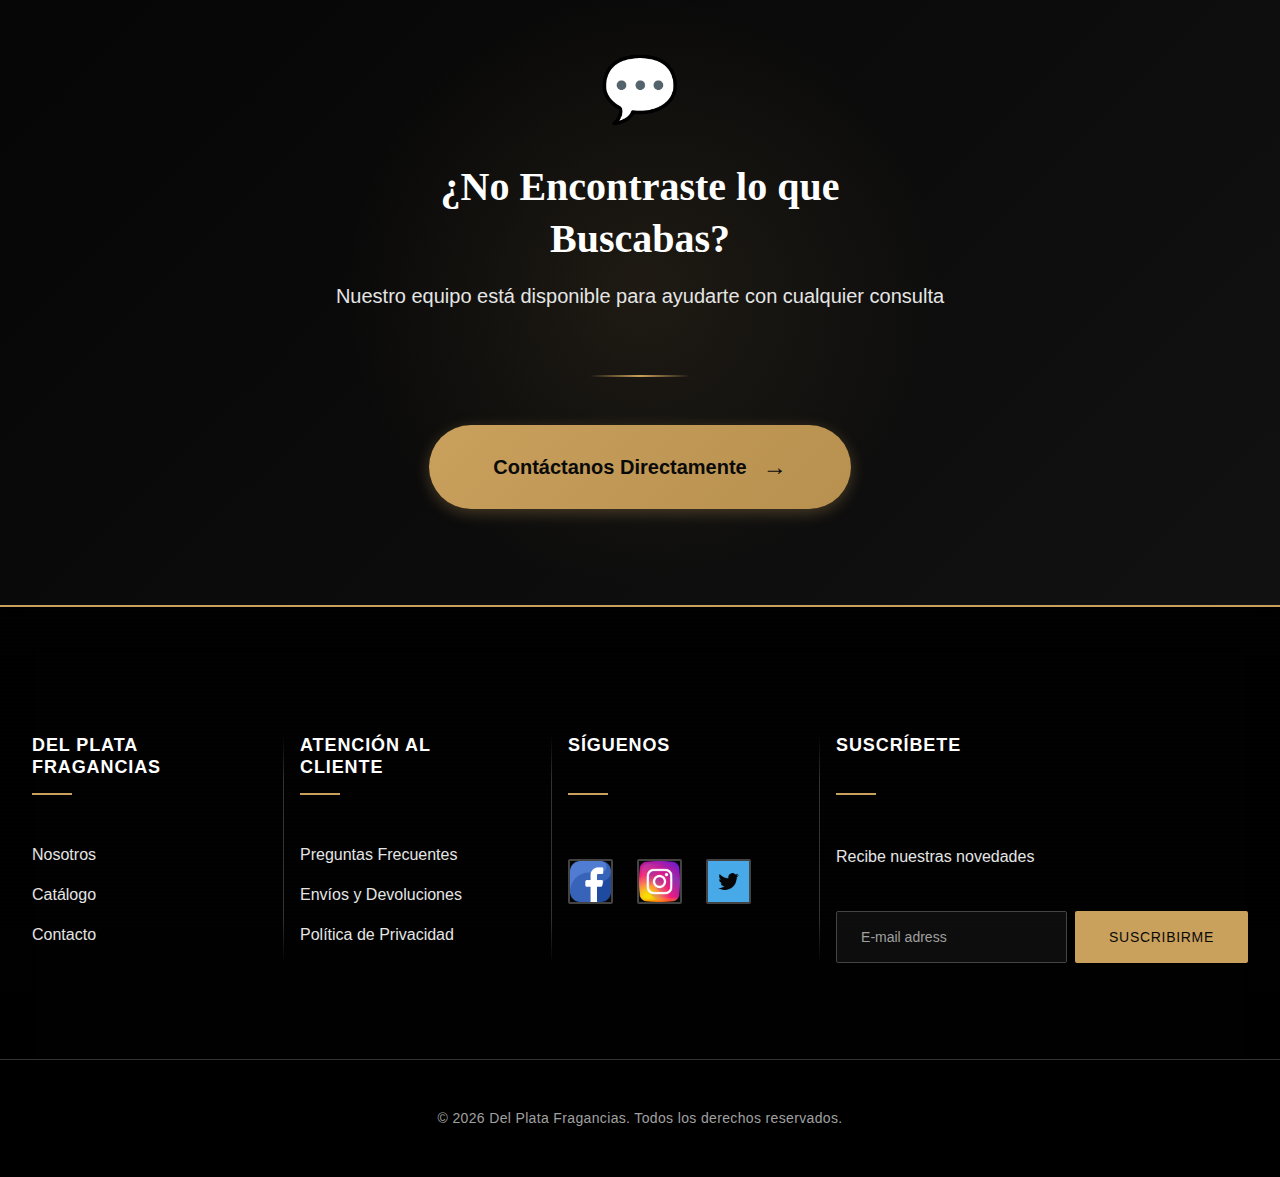
<file: faq.html>
<!DOCTYPE html>
<html lang="es">
<head>
    <meta charset="UTF-8">
    <meta name="viewport" content="width=device-width, initial-scale=1.0">
    <meta name="description" content="Preguntas Frecuentes - Del Plata Fragancias. Encuentra respuestas sobre envíos, pagos, devoluciones y productos.">
    <title>Preguntas Frecuentes | Del Plata Fragancias</title>
    
    <!-- CSS -->
    <link rel="stylesheet" href="css/variables.css">
    <link rel="stylesheet" href="css/main.css">
    <link rel="stylesheet" href="css/layout.css">
    <link rel="stylesheet" href="css/components.css">
    <link rel="stylesheet" href="css/faq.css">
    <link rel="stylesheet" href="css/cart.css">
    <link rel="stylesheet" href="css/responsive.css">
    <link rel="icon" type="image/x-icon" href="assets/img/iconoDPF.png" />

</head>
<body>

    <!-- Header -->
    <header class="header-main">
        <nav class="navbar">
            <div class="navbar-container">
                <ul class="navbar-menu navbar-menu-left">
                    <li class="navbar-item">
                        <a href="index.html" class="navbar-link">Inicio</a>
                    </li>
                    <li class="navbar-item">
                        <a href="catalogo.html" class="navbar-link">Catálogo</a>
                    </li>
                    <li class="navbar-item">
                        <a href="guias.html" class="navbar-link">Guías</a>
                    </li>
                </ul>

                <div class="navbar-brand">
                    <a href="index.html" class="brand-link">
                        <h1 class="brand-title">DEL PLATA</h1>
                        <h2 class="brand-subtitle">FRAGANCIAS</h2>
                    </a>
                </div>

                <ul class="navbar-menu navbar-menu-right">
                    <li class="navbar-item">
                        <a href="contacto.html" class="navbar-link">Contacto</a>
                    </li>
                    <li class="navbar-item navbar-item-account">
                        <a href="login.html" class="navbar-link navbar-link-account">Mi Cuenta</a>
                    </li>
                </ul>

                <div class="navbar-cart">
                    <button class="cart-link" aria-label="Abrir carrito">
                        <span class="cart-icon">🛒</span>
                        <span class="cart-count" id="cartCount">0</span>
                    </button>
                </div>

                <button class="navbar-toggle" id="navbarToggle" aria-label="Abrir menú">
                    <span class="navbar-toggle-icon"></span>
                    <span class="navbar-toggle-icon"></span>
                    <span class="navbar-toggle-icon"></span>
                </button>
            </div>
        </nav>
    </header>

    <!-- Main Content -->
    <main class="main-content">

        <!-- Hero Section -->
        <section class="faq-hero">
            <div class="container">
                <div class="faq-hero-content">
                    <h1 class="faq-hero-title">Preguntas Frecuentes</h1>
                    <p class="faq-hero-subtitle">
                        Encuentra respuestas rápidas a las consultas más comunes sobre nuestros productos y servicios
                    </p>
                </div>
            </div>
        </section>

        <!-- FAQ Categories -->
        <section class="faq-main">
            <div class="container">

                <!-- Categoría: Envíos -->
                <div class="faq-category">
                    <div class="faq-category-header">
                        <div class="faq-category-icon">📦</div>
                        <h2 class="faq-category-title">Envíos</h2>
                    </div>

                    <div class="faq-accordion">
                        
                        <div class="faq-item">
                            <button class="faq-question" aria-expanded="false">
                                <span class="faq-question-text">¿Hacen envíos a todo Uruguay?</span>
                                <span class="faq-question-icon">+</span>
                            </button>
                            <div class="faq-answer">
                                <p>
                                    Sí, realizamos envíos a todo el territorio uruguayo. Llegamos a Montevideo 
                                    y a todo el interior del país con envíos seguros y rastreables.
                                </p>
                                <ul>
                                    <li><strong>Montevideo:</strong> 24-48 horas hábiles</li>
                                    <li><strong>Interior:</strong> 3-5 días hábiles</li>
                                </ul>
                            </div>
                        </div>

                        <div class="faq-item">
                            <button class="faq-question" aria-expanded="false">
                                <span class="faq-question-text">¿Cuánto cuesta el envío?</span>
                                <span class="faq-question-icon">+</span>
                            </button>
                            <div class="faq-answer">
                                <p>
                                    El costo de envío varía según la zona de destino:
                                </p>
                                <ul>
                                    <li><strong>Montevideo:</strong> $U 200</li>
                                    <li><strong>Canelones y Ciudad de la Costa:</strong> $U 250</li>
                                    <li><strong>Interior:</strong> $U 350</li>
                                    <li><strong>Envío gratis:</strong> Compras superiores a $U 5.000</li>
                                </ul>
                            </div>
                        </div>

                        <div class="faq-item">
                            <button class="faq-question" aria-expanded="false">
                                <span class="faq-question-text">¿Puedo rastrear mi pedido?</span>
                                <span class="faq-question-icon">+</span>
                            </button>
                            <div class="faq-answer">
                                <p>
                                    Sí, una vez despachado tu pedido, recibirás un email con el número de seguimiento. 
                                    Podrás rastrear tu paquete en tiempo real a través de la empresa de correo.
                                </p>
                            </div>
                        </div>

                        <div class="faq-item">
                            <button class="faq-question" aria-expanded="false">
                                <span class="faq-question-text">¿Qué pasa si no estoy en casa al momento de la entrega?</span>
                                <span class="faq-question-icon">+</span>
                            </button>
                            <div class="faq-answer">
                                <p>
                                    El correo dejará un aviso de visita con instrucciones para coordinar una nueva entrega 
                                    o retirarlo en la sucursal más cercana. También puedes contactarnos para coordinar directamente.
                                </p>
                            </div>
                        </div>

                    </div>
                </div>

                <!-- Categoría: Pagos -->
                <div class="faq-category">
                    <div class="faq-category-header">
                        <div class="faq-category-icon">💳</div>
                        <h2 class="faq-category-title">Pagos</h2>
                    </div>

                    <div class="faq-accordion">
                        
                        <div class="faq-item">
                            <button class="faq-question" aria-expanded="false">
                                <span class="faq-question-text">¿Qué métodos de pago aceptan?</span>
                                <span class="faq-question-icon">+</span>
                            </button>
                            <div class="faq-answer">
                                <p>Aceptamos múltiples formas de pago para tu comodidad:</p>
                                <ul>
                                    <li>Tarjetas de crédito (Visa, Mastercard, OCA)</li>
                                    <li>Tarjetas de débito</li>
                                    <li>Transferencia bancaria</li>
                                    <li>Efectivo (solo en entregas en Montevideo)</li>
                                    <li>MercadoPago</li>
                                </ul>
                            </div>
                        </div>

                        <div class="faq-item">
                            <button class="faq-question" aria-expanded="false">
                                <span class="faq-question-text">¿Puedo pagar en cuotas?</span>
                                <span class="faq-question-icon">+</span>
                            </button>
                            <div class="faq-answer">
                                <p>
                                    Sí, aceptamos pagos en cuotas con tarjetas de crédito:
                                </p>
                                <ul>
                                    <li>Hasta 3 cuotas sin recargo</li>
                                    <li>De 4 a 6 cuotas con recargo según la tarjeta</li>
                                    <li>Consulta con tu banco las opciones disponibles</li>
                                </ul>
                            </div>
                        </div>

                        <div class="faq-item">
                            <button class="faq-question" aria-expanded="false">
                                <span class="faq-question-text">¿Es seguro comprar en su sitio?</span>
                                <span class="faq-question-icon">+</span>
                            </button>
                            <div class="faq-answer">
                                <p>
                                    Totalmente. Utilizamos conexiones seguras SSL y no almacenamos información 
                                    de tarjetas. Todos los pagos son procesados a través de plataformas certificadas 
                                    que cumplen con los más altos estándares de seguridad.
                                </p>
                            </div>
                        </div>

                    </div>
                </div>

                <!-- Categoría: Cambios y Devoluciones -->
                <div class="faq-category">
                    <div class="faq-category-header">
                        <div class="faq-category-icon">🔄</div>
                        <h2 class="faq-category-title">Cambios y Devoluciones</h2>
                    </div>

                    <div class="faq-accordion">
                        
                        <div class="faq-item">
                            <button class="faq-question" aria-expanded="false">
                                <span class="faq-question-text">¿Puedo devolver un producto?</span>
                                <span class="faq-question-icon">+</span>
                            </button>
                            <div class="faq-answer">
                                <p>
                                    Sí, aceptamos devoluciones dentro de los <strong>30 días</strong> posteriores 
                                    a la compra, siempre que el producto:
                                </p>
                                <ul>
                                    <li>Esté sin abrir y en su empaque original</li>
                                    <li>No haya sido usado</li>
                                    <li>Incluya todos los sellos y etiquetas</li>
                                    <li>Cuente con el comprobante de compra</li>
                                </ul>
                            </div>
                        </div>

                        <div class="faq-item">
                            <button class="faq-question" aria-expanded="false">
                                <span class="faq-question-text">¿Cómo solicito un cambio?</span>
                                <span class="faq-question-icon">+</span>
                            </button>
                            <div class="faq-answer">
                                <p>Para solicitar un cambio:</p>
                                <ol>
                                    <li>Contáctanos por email o WhatsApp</li>
                                    <li>Indica el número de orden y el motivo del cambio</li>
                                    <li>Te enviaremos las instrucciones de devolución</li>
                                    <li>Una vez recibido y verificado, enviamos el nuevo producto</li>
                                </ol>
                            </div>
                        </div>

                        <div class="faq-item">
                            <button class="faq-question" aria-expanded="false">
                                <span class="faq-question-text">¿Quién paga el costo de devolución?</span>
                                <span class="faq-question-icon">+</span>
                            </button>
                            <div class="faq-answer">
                                <p>
                                    Depende del motivo:
                                </p>
                                <ul>
                                    <li><strong>Producto defectuoso o error nuestro:</strong> Nosotros pagamos el envío</li>
                                    <li><strong>Cambio de opinión:</strong> El costo corre por cuenta del cliente</li>
                                    <li><strong>Producto incorrecto:</strong> Nosotros pagamos el envío</li>
                                </ul>
                            </div>
                        </div>

                        <div class="faq-item">
                            <button class="faq-question" aria-expanded="false">
                                <span class="faq-question-text">¿Cuánto demora el reembolso?</span>
                                <span class="faq-question-icon">+</span>
                            </button>
                            <div class="faq-answer">
                                <p>
                                    Una vez recibido y aprobado el producto devuelto, procesamos el reembolso 
                                    en un plazo de 5-7 días hábiles. El dinero se acreditará al mismo medio 
                                    de pago utilizado en la compra.
                                </p>
                            </div>
                        </div>

                    </div>
                </div>

                <!-- Categoría: Productos -->
                <div class="faq-category">
                    <div class="faq-category-header">
                        <div class="faq-category-icon">✨</div>
                        <h2 class="faq-category-title">Productos</h2>
                    </div>

                    <div class="faq-accordion">
                        
                        <div class="faq-item">
                            <button class="faq-question" aria-expanded="false">
                                <span class="faq-question-text">¿Los productos son originales?</span>
                                <span class="faq-question-icon">+</span>
                            </button>
                            <div class="faq-answer">
                                <p>
                                    Sí, <strong>todos nuestros productos son 100% originales</strong> y 
                                    auténticos. Trabajamos directamente con distribuidores autorizados 
                                    y ofrecemos garantía de autenticidad en cada compra.
                                </p>
                            </div>
                        </div>

                        <div class="faq-item">
                            <button class="faq-question" aria-expanded="false">
                                <span class="faq-question-text">¿Los perfumes tienen fecha de vencimiento?</span>
                                <span class="faq-question-icon">+</span>
                            </button>
                            <div class="faq-answer">
                                <p>
                                    Los perfumes no tienen fecha de vencimiento estricta, pero su calidad 
                                    óptima se mantiene por 3-5 años si se conservan correctamente (en lugar 
                                    fresco, oscuro y con la tapa bien cerrada). Todos nuestros productos 
                                    son recientes y en perfectas condiciones.
                                </p>
                            </div>
                        </div>

                        <div class="faq-item">
                            <button class="faq-question" aria-expanded="false">
                                <span class="faq-question-text">¿Puedo solicitar una muestra antes de comprar?</span>
                                <span class="faq-question-icon">+</span>
                            </button>
                            <div class="faq-answer">
                                <p>
                                    Actualmente no enviamos muestras gratuitas, pero ofrecemos asesoramiento 
                                    personalizado para ayudarte a elegir la fragancia perfecta según tus 
                                    preferencias. También puedes consultar nuestras guías de fragancias.
                                </p>
                            </div>
                        </div>

                        <div class="faq-item">
                            <button class="faq-question" aria-expanded="false">
                                <span class="faq-question-text">¿Tienen stock de todos los productos publicados?</span>
                                <span class="faq-question-icon">+</span>
                            </button>
                            <div class="faq-answer">
                                <p>
                                    Actualizamos nuestro stock constantemente. Si un producto aparece 
                                    disponible en el sitio, significa que tenemos stock. En casos excepcionales 
                                    donde se agote justo después de tu compra, te contactaremos de inmediato 
                                    para ofrecerte alternativas o el reembolso total.
                                </p>
                            </div>
                        </div>

                    </div>
                </div>

            </div>
        </section>

        <!-- CTA Section -->
<section class="faq-cta-new">
    <div class="container">
        <div class="faq-cta-divider"></div>
        <div class="faq-cta-content-new">
            <div class="faq-cta-icon">💬</div>
            <h2 class="faq-cta-title-new">
                ¿No Encontraste lo que<br>Buscabas?
            </h2>
            <p class="faq-cta-text-new">
                Nuestro equipo está disponible para ayudarte con cualquier consulta
            </p>
        </div>
        <div class="faq-cta-button-container">
            <a href="contacto.html" class="btn-cta-final">
                <span class="btn-cta-final-text">Contáctanos Directamente</span>
                <span class="btn-cta-final-arrow">→</span>
            </a>
        </div>
    </div>
</section>

    </main>

    <!-- Footer -->
    <footer class="footer-main">
        <div class="footer-container">            
            <div class="footer-column footer-column-links">
                <h4 class="footer-column-title">Del Plata Fragancias</h4>
                <ul class="footer-list">
                    <li class="footer-list-item">
                        <a href="nosotros.html" class="footer-link">Nosotros</a>
                    </li>
                    <li class="footer-list-item">
                        <a href="catalogo.html" class="footer-link">Catálogo</a>
                    </li>
                    <li class="footer-list-item">
                        <a href="contacto.html" class="footer-link">Contacto</a>
                    </li>
                </ul>
            </div>

            <div class="footer-column footer-column-customer">
                <h4 class="footer-column-title">Atención al Cliente</h4>
                <ul class="footer-list">
                    <li class="footer-list-item">
                        <a href="faq.html" class="footer-link">Preguntas Frecuentes</a>
                    </li>
                    <li class="footer-list-item">
                        <a href="envios-devoluciones.html" class="footer-link">Envíos y Devoluciones</a>
                    </li>
                    <li class="footer-list-item">
                        <a href="politica-privacidad.html" class="footer-link">Política de Privacidad</a>
                    </li>
                </ul>
            </div>

            <div class="footer-column footer-column-about">
                <h4 class="footer-column-title">Síguenos</h4>
                <div class="footer-social">
                    <a href="https://facebook.com" class="social-link" aria-label="Facebook" target="_blank" rel="noopener noreferrer">
                        <span class="social-icon"><img src="assets/img/facebook.png" alt="Icono de Facebook"></span>
                    </a>
                    <a href="https://instagram.com" class="social-link" aria-label="Instagram" target="_blank" rel="noopener noreferrer">
                        <span class="social-icon"><img src="assets/img/instagram.png" alt="Icono de Instagram"></span>
                    </a>
                    <a href="https://twitter.com" class="social-link" aria-label="Twitter" target="_blank" rel="noopener noreferrer">
                        <span class="social-icon"><img src="assets/img/TwitterIcono.png" alt="Icono de Twitter"></span>
                    </a>
                </div>
            </div>

            <div class="footer-column footer-column-subscribe">
                <h4 class="footer-column-title">Suscríbete</h4>
                <p class="footer-text footer-text-small">
                    Recibe nuestras novedades
                </p>
                <form class="footer-newsletter-form" id="newsletterForm" action="#" method="post">
                    <div class="form-group">
                        <input type="email" id="newsletterEmail" name="email" class="form-input footer-input" placeholder="E-mail adress" required aria-label="Correo electrónico para newsletter">
                        <button type="submit" class="btn btn-primary btn-newsletter-footer">Suscribirme</button>
                    </div>
                </form>
            </div>
        </div>

        <div class="footer-bottom">
            <div class="footer-bottom-container">
                <p class="footer-copyright">
                    &copy; 2026 Del Plata Fragancias. Todos los derechos reservados.
                </p>
            </div>
        </div>
    </footer>

    <!-- Scripts -->
    <script type="module" src="js/header.js"></script>
    <script type="module" src="js/pages/FaqPages.js"></script>

</body>
</html>
</file>
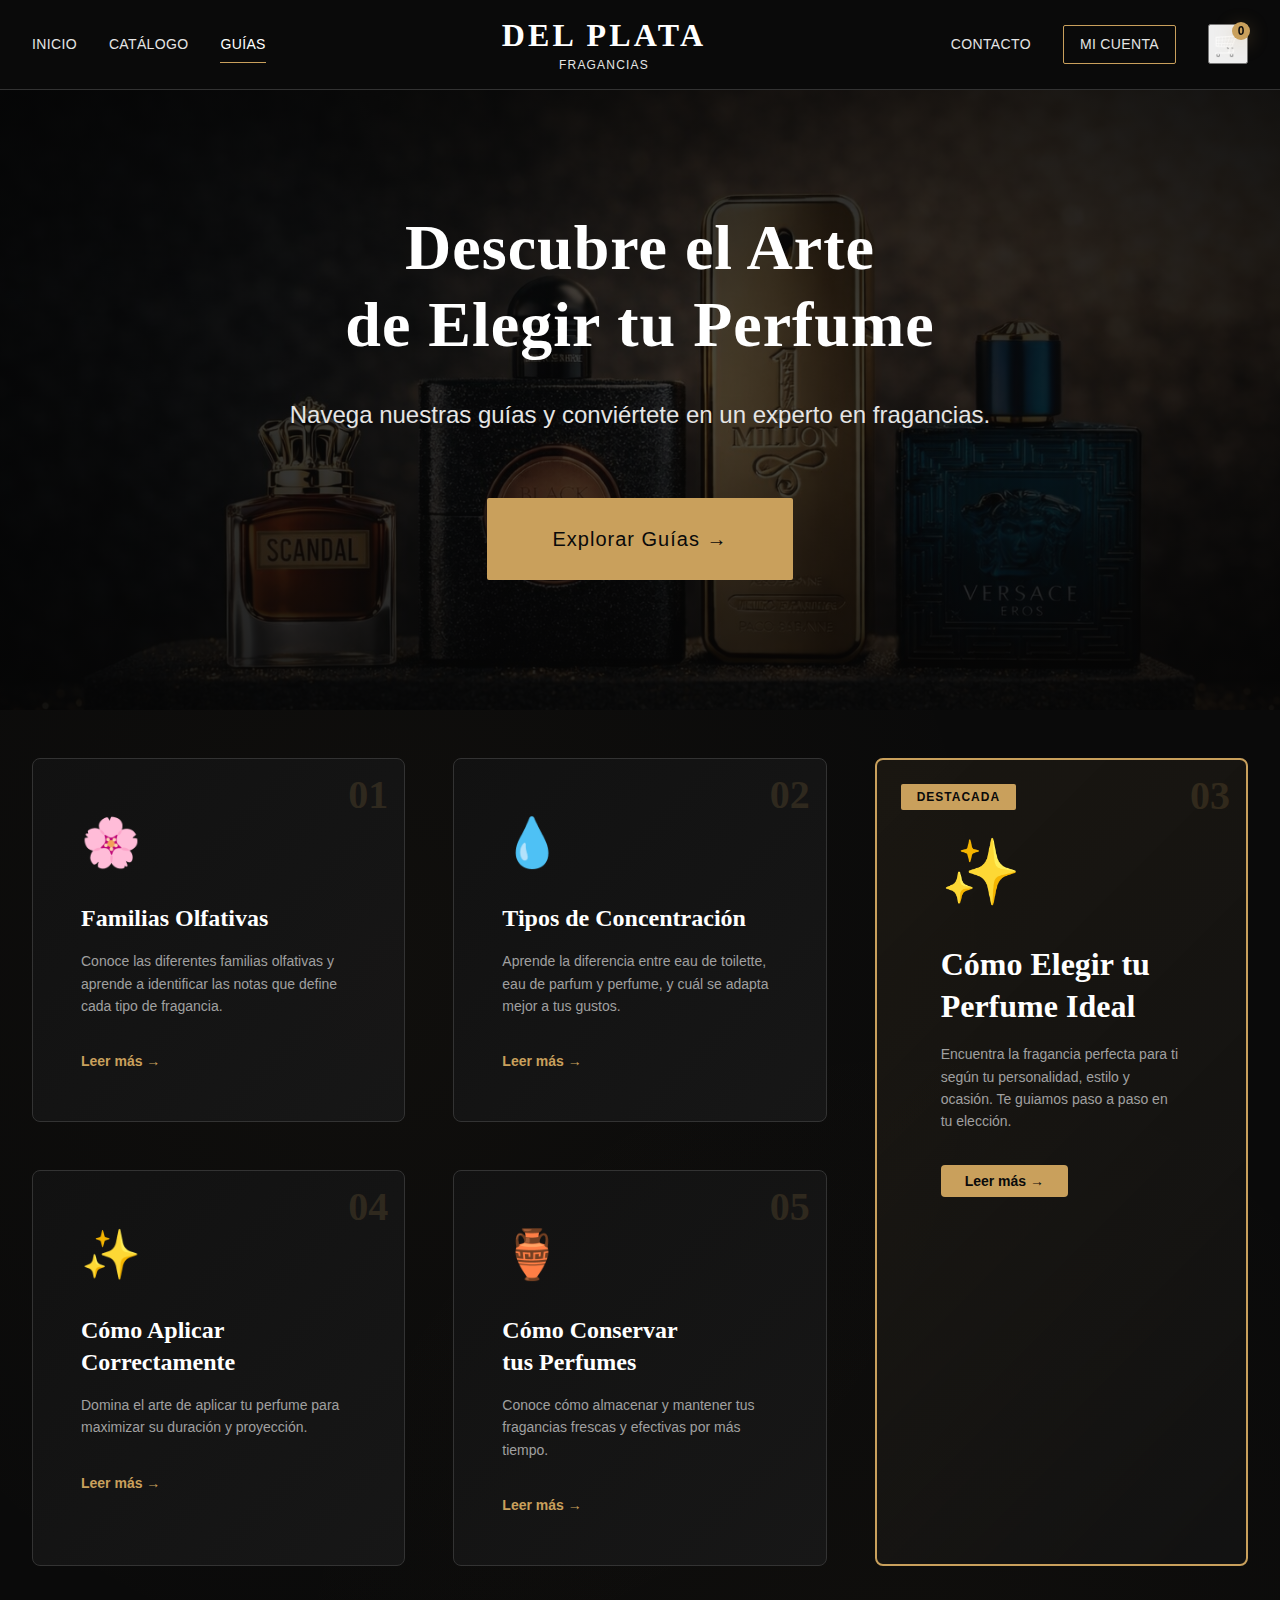
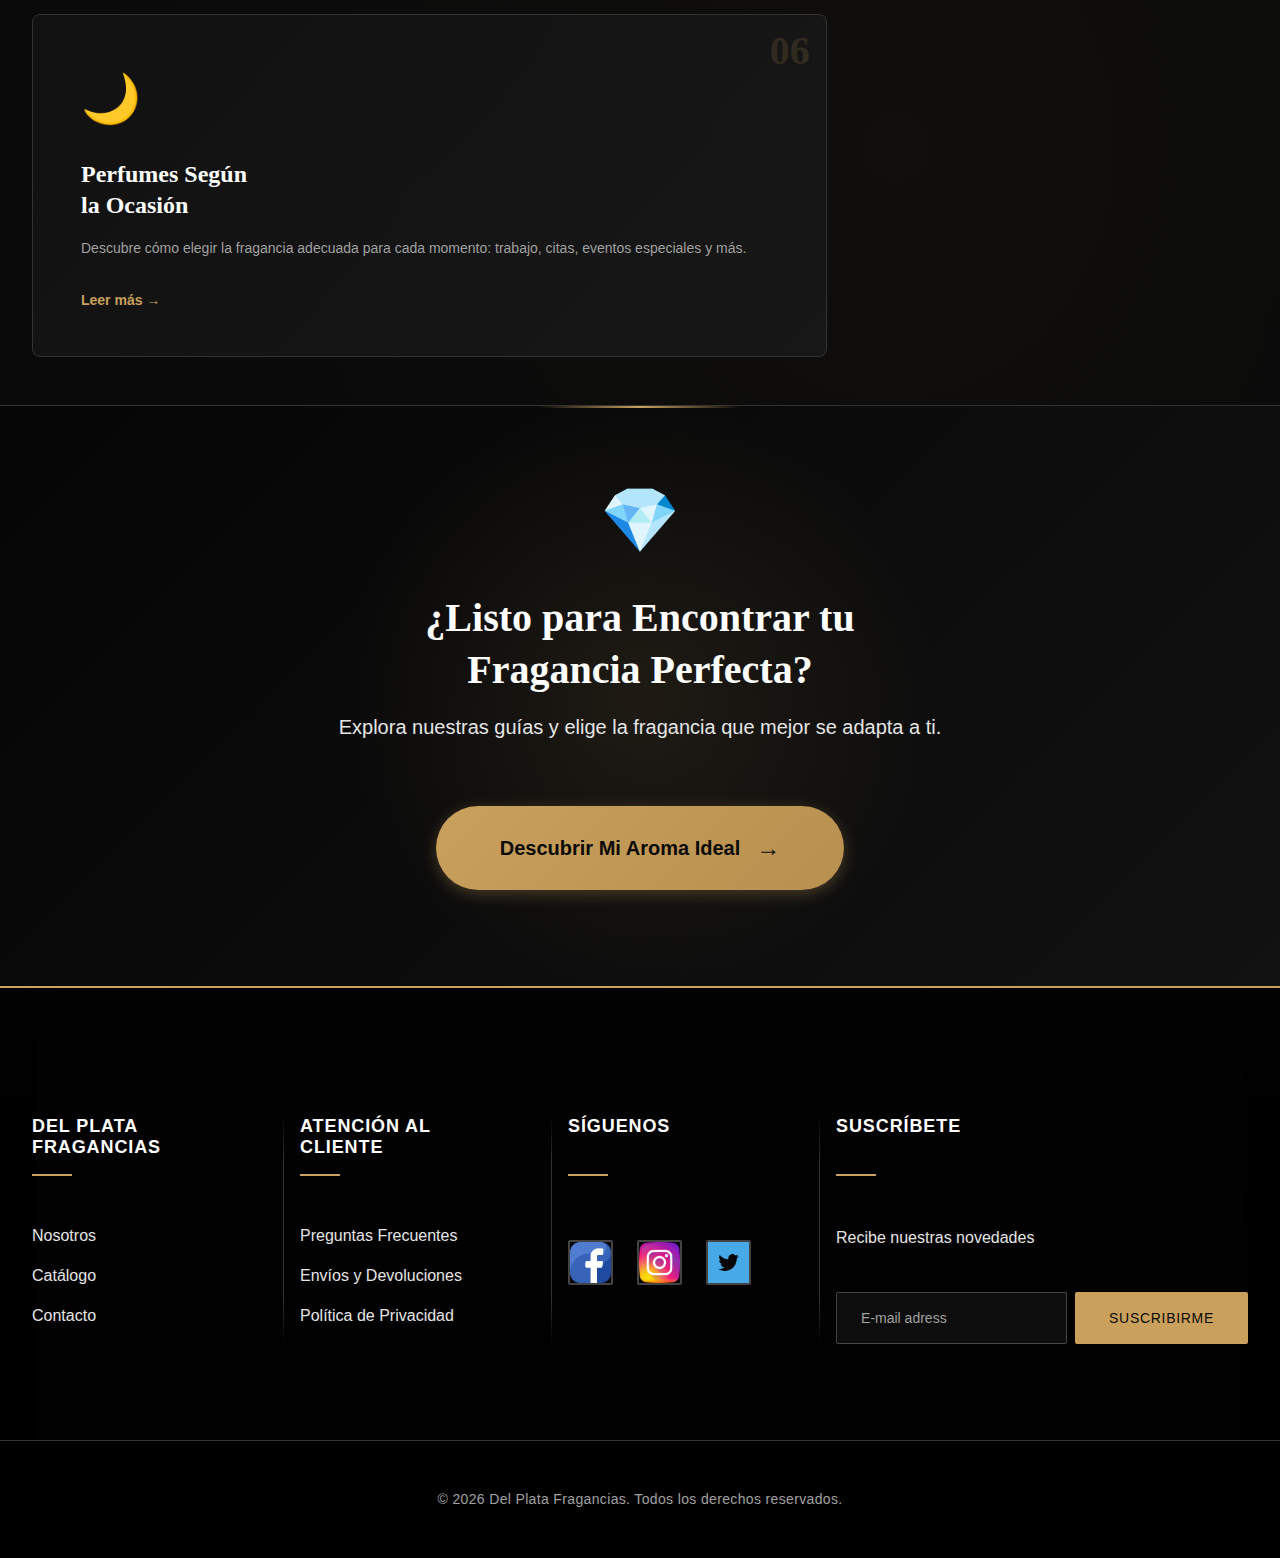
<file: guias.html>
<!DOCTYPE html>
<html lang="es">
<head>
    <meta charset="UTF-8">
    <meta name="viewport" content="width=device-width, initial-scale=1.0">
    <meta name="description" content="Guías de fragancias - Aprende a elegir el perfume perfecto para cada ocasión">
    <title>Guías de Fragancias | Del Plata Fragancias</title>
    
    <!-- CSS -->
    <link rel="stylesheet" href="css/variables.css">
    <link rel="stylesheet" href="css/main.css">
    <link rel="stylesheet" href="css/layout.css">
    <link rel="stylesheet" href="css/components.css">
    <link rel="stylesheet" href="css/guias.css">
    <link rel="stylesheet" href="css/cart.css">
    <link rel="stylesheet" href="css/responsive.css">
    <link rel="icon" type="image/x-icon" href="assets/img/iconoDPF.png" />

</head>
<body>

    <!-- Header -->
    <header class="header-main">
        <nav class="navbar">
            <div class="navbar-container">
                <ul class="navbar-menu navbar-menu-left">
                    <li class="navbar-item">
                        <a href="index.html" class="navbar-link">Inicio</a>
                    </li>
                    <li class="navbar-item">
                        <a href="catalogo.html" class="navbar-link">Catálogo</a>
                    </li>
                    <li class="navbar-item">
                        <a href="guias.html" class="navbar-link navbar-link-active">Guías</a>
                    </li>
                </ul>

                <div class="navbar-brand">
                    <a href="index.html" class="brand-link">
                        <h1 class="brand-title">DEL PLATA</h1>
                        <h2 class="brand-subtitle">FRAGANCIAS</h2>
                    </a>
                </div>

                <ul class="navbar-menu navbar-menu-right">
                    <li class="navbar-item">
                        <a href="contacto.html" class="navbar-link">Contacto</a>
                    </li>
                    <li class="navbar-item navbar-item-account">
                        <a href="login.html" class="navbar-link navbar-link-account">Mi Cuenta</a>
                    </li>
                </ul>

                <div class="navbar-cart">
                    <button class="cart-link" aria-label="Abrir carrito">
                        <span class="cart-icon">🛒</span>
                        <span class="cart-count" id="cartCount">0</span>
                    </button>
                </div>

                <button class="navbar-toggle" id="navbarToggle" aria-label="Abrir menú">
                    <span class="navbar-toggle-icon"></span>
                    <span class="navbar-toggle-icon"></span>
                    <span class="navbar-toggle-icon"></span>
                </button>
            </div>
        </nav>
    </header>

    <!-- Main Content -->
    <main class="main-content">

    <!-- Hero Section Mejorado -->
    <section class="guias-hero-new">
        <div class="guias-hero-overlay"></div>
        <div class="container">
            <div class="guias-hero-content-new">
                <h1 class="guias-hero-title-new">
                    Descubre el Arte<br>de Elegir tu Perfume
                </h1>
                <p class="guias-hero-subtitle-new">
                    Navega nuestras guías y conviértete en un experto en fragancias.
                </p>
                <a href="#guias-grid" class="btn btn-primary btn-hero-cta">
                    Explorar Guías →
                </a>
            </div>
        </div>
    </section>

    <!-- Guías Grid Reorganizado -->
<section class="guias-main-new">
    <div class="container">
        
        <!-- Grid de 6 guías con jerarquía -->
        <div class="guias-grid-new" id="guias-grid">

            <!-- Guía 1: Familias Olfativas -->
            <article class="guia-card-new" data-guia="familias">
                <div class="guia-number">01</div>
                <div class="guia-icon">🌸</div>
                <h3 class="guia-title">Familias Olfativas</h3>
                <p class="guia-description">
                    Conoce las diferentes familias olfativas y aprende a identificar 
                    las notas que define cada tipo de fragancia.
                </p>
                <button class="guia-cta" data-guia="familias">Leer más →</button>
            </article>

            <!-- Guía 2: Tipos de Concentración -->
            <article class="guia-card-new" data-guia="concentracion">
                <div class="guia-number">02</div>
                <div class="guia-icon">💧</div>
                <h3 class="guia-title">Tipos de Concentración</h3>
                <p class="guia-description">
                    Aprende la diferencia entre eau de toilette, eau de parfum y perfume, 
                    y cuál se adapta mejor a tus gustos.
                </p>
                <button class="guia-cta" data-guia="concentracion">Leer más →</button>
            </article>

            <!-- Guía 3: DESTACADA - Cómo Elegir -->
            <article class="guia-card-new guia-card-featured" data-guia="elegir">
                <div class="guia-featured-badge">Destacada</div>
                <div class="guia-number">03</div>
                <div class="guia-icon guia-icon-large">✨</div>
                <h3 class="guia-title guia-title-large">Cómo Elegir tu<br>Perfume Ideal</h3>
                <p class="guia-description">
                    Encuentra la fragancia perfecta para ti según tu personalidad, 
                    estilo y ocasión. Te guiamos paso a paso en tu elección.
                </p>
                <button class="guia-cta guia-cta-featured" data-guia="elegir">Leer más →</button>
            </article>

            <!-- Guía 4: Cómo Aplicar -->
            <article class="guia-card-new" data-guia="aplicar">
                <div class="guia-number">04</div>
                <div class="guia-icon">✨</div>
                <h3 class="guia-title">Cómo Aplicar<br>Correctamente</h3>
                <p class="guia-description">
                    Domina el arte de aplicar tu perfume para maximizar su duración 
                    y proyección.
                </p>
                <button class="guia-cta" data-guia="aplicar">Leer más →</button>
            </article>

            <!-- Guía 5: Conservación  -->
<article class="guia-card-new" data-guia="conservar">
    <div class="guia-number">05</div>
    <div class="guia-icon">🏺</div>
    <h3 class="guia-title">Cómo Conservar<br>tus Perfumes</h3>
    <p class="guia-description">
        Conoce cómo almacenar y mantener tus fragancias frescas y 
        efectivas por más tiempo.
    </p>
    <button class="guia-cta" data-guia="conservar">Leer más →</button>
</article>

            <!-- Guía 6: Perfumes Según la Ocasión  -->
<article class="guia-card-new" data-guia="ocasion">
    <div class="guia-number">06</div>
    <div class="guia-icon">🌙</div>
    <h3 class="guia-title">Perfumes Según<br>la Ocasión</h3>
    <p class="guia-description">
        Descubre cómo elegir la fragancia adecuada para cada momento: 
        trabajo, citas, eventos especiales y más.
    </p>
    <button class="guia-cta" data-guia="ocasion">Leer más →</button>
</article>

        </div>

    </div>
</section>

<!-- CTA Final  -->
<section class="guias-cta-new">
    <div class="container">
        <div class="guias-cta-divider"></div>
        <div class="guias-cta-content-new">
            <div class="guias-cta-icon">💎</div>
            <h2 class="guias-cta-title-new">
                ¿Listo para Encontrar tu<br>Fragancia Perfecta?
            </h2>
            <p class="guias-cta-text-new">
                Explora nuestras guías y elige la fragancia que mejor se adapta a ti.
            </p>
        </div>
        <div class="guias-cta-button-container">
            <a href="catalogo.html" class="btn-cta-final">
                <span class="btn-cta-final-text">Descubrir Mi Aroma Ideal</span>
                <span class="btn-cta-final-arrow">→</span>
            </a>
        </div>
    </div>
</section>

</main>

    <!-- Footer -->
    <footer class="footer-main">
        <div class="footer-container">            
            <div class="footer-column footer-column-links">
                <h4 class="footer-column-title">Del Plata Fragancias</h4>
                <ul class="footer-list">
                    <li class="footer-list-item">
                        <a href="nosotros.html" class="footer-link">Nosotros</a>
                    </li>
                    <li class="footer-list-item">
                        <a href="catalogo.html" class="footer-link">Catálogo</a>
                    </li>
                    <li class="footer-list-item">
                        <a href="contacto.html" class="footer-link">Contacto</a>
                    </li>
                </ul>
            </div>

            <div class="footer-column footer-column-customer">
                <h4 class="footer-column-title">Atención al Cliente</h4>
                <ul class="footer-list">
                    <li class="footer-list-item">
                        <a href="faq.html" class="footer-link">Preguntas Frecuentes</a>
                    </li>
                    <li class="footer-list-item">
                        <a href="envios-devoluciones.html" class="footer-link">Envíos y Devoluciones</a>
                    </li>
                    <li class="footer-list-item">
                        <a href="politica-privacidad.html" class="footer-link">Política de Privacidad</a>
                    </li>
                </ul>
            </div>

            <div class="footer-column footer-column-about">
                <h4 class="footer-column-title">Síguenos</h4>
                <div class="footer-social">
                    <a href="https://facebook.com" class="social-link" aria-label="Facebook" target="_blank" rel="noopener noreferrer">
                        <span class="social-icon"><img src="assets/img/facebook.png" alt="Icono de Facebook"></span>
                    </a>
                    <a href="https://instagram.com" class="social-link" aria-label="Instagram" target="_blank" rel="noopener noreferrer">
                        <span class="social-icon"><img src="assets/img/instagram.png" alt="Icono de Instagram"></span>
                    </a>
                    <a href="https://twitter.com" class="social-link" aria-label="Twitter" target="_blank" rel="noopener noreferrer">
                        <span class="social-icon"><img src="assets/img/TwitterIcono.png" alt="Icono de Twitter"></span>
                    </a>
                </div>
            </div>

            <div class="footer-column footer-column-subscribe">
                <h4 class="footer-column-title">Suscríbete</h4>
                <p class="footer-text footer-text-small">
                    Recibe nuestras novedades
                </p>
                <form class="footer-newsletter-form" id="newsletterForm" action="#" method="post">
                    <div class="form-group">
                        <input type="email" id="newsletterEmail" name="email" class="form-input footer-input" placeholder="E-mail adress" required aria-label="Correo electrónico para newsletter">
                        <button type="submit" class="btn btn-primary btn-newsletter-footer">Suscribirme</button>
                    </div>
                </form>
            </div>
        </div>

        <div class="footer-bottom">
            <div class="footer-bottom-container">
                <p class="footer-copyright">
                    &copy; 2026 Del Plata Fragancias. Todos los derechos reservados.
                </p>
            </div>
        </div>
    </footer>

   <!-- Scripts -->
<script type="module" src="js/header.js"></script>
<script type="module" src="js/pages/GuiasPages.js"></script>

</body>
</html>
</file>
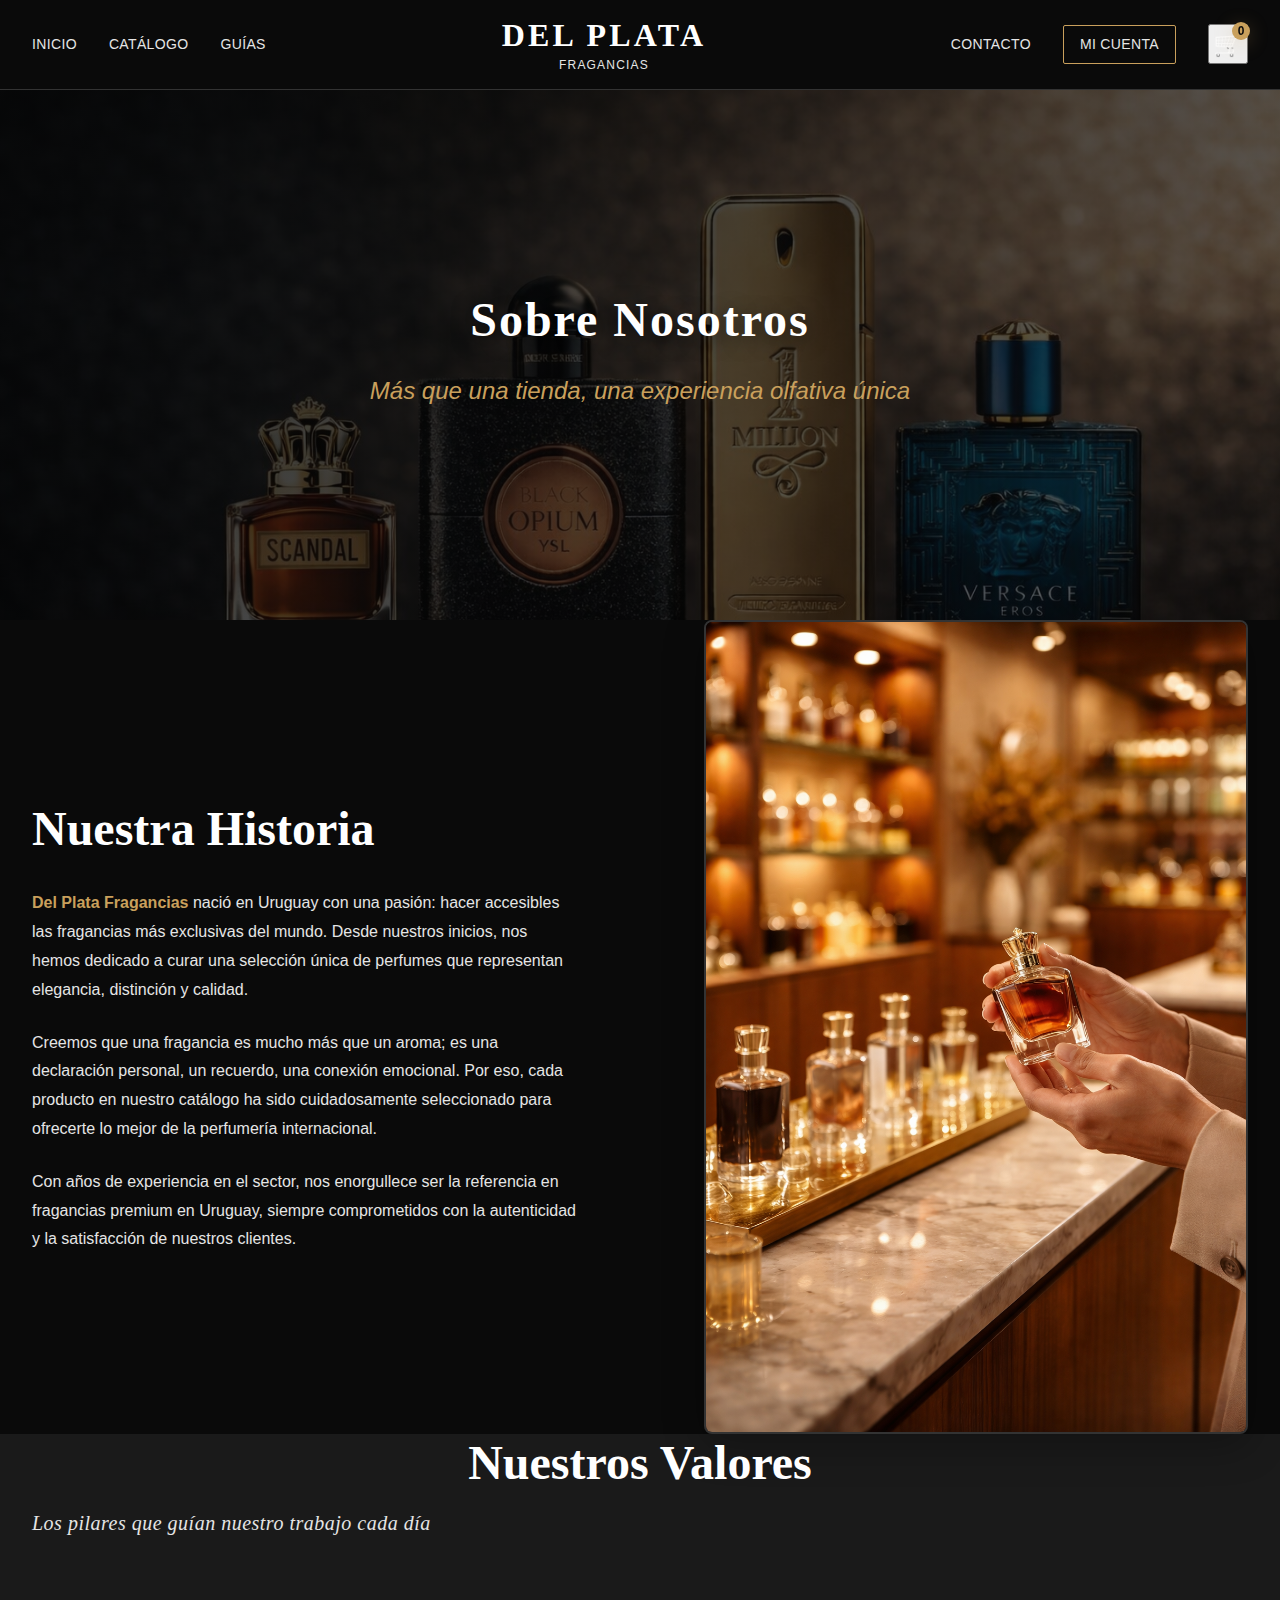
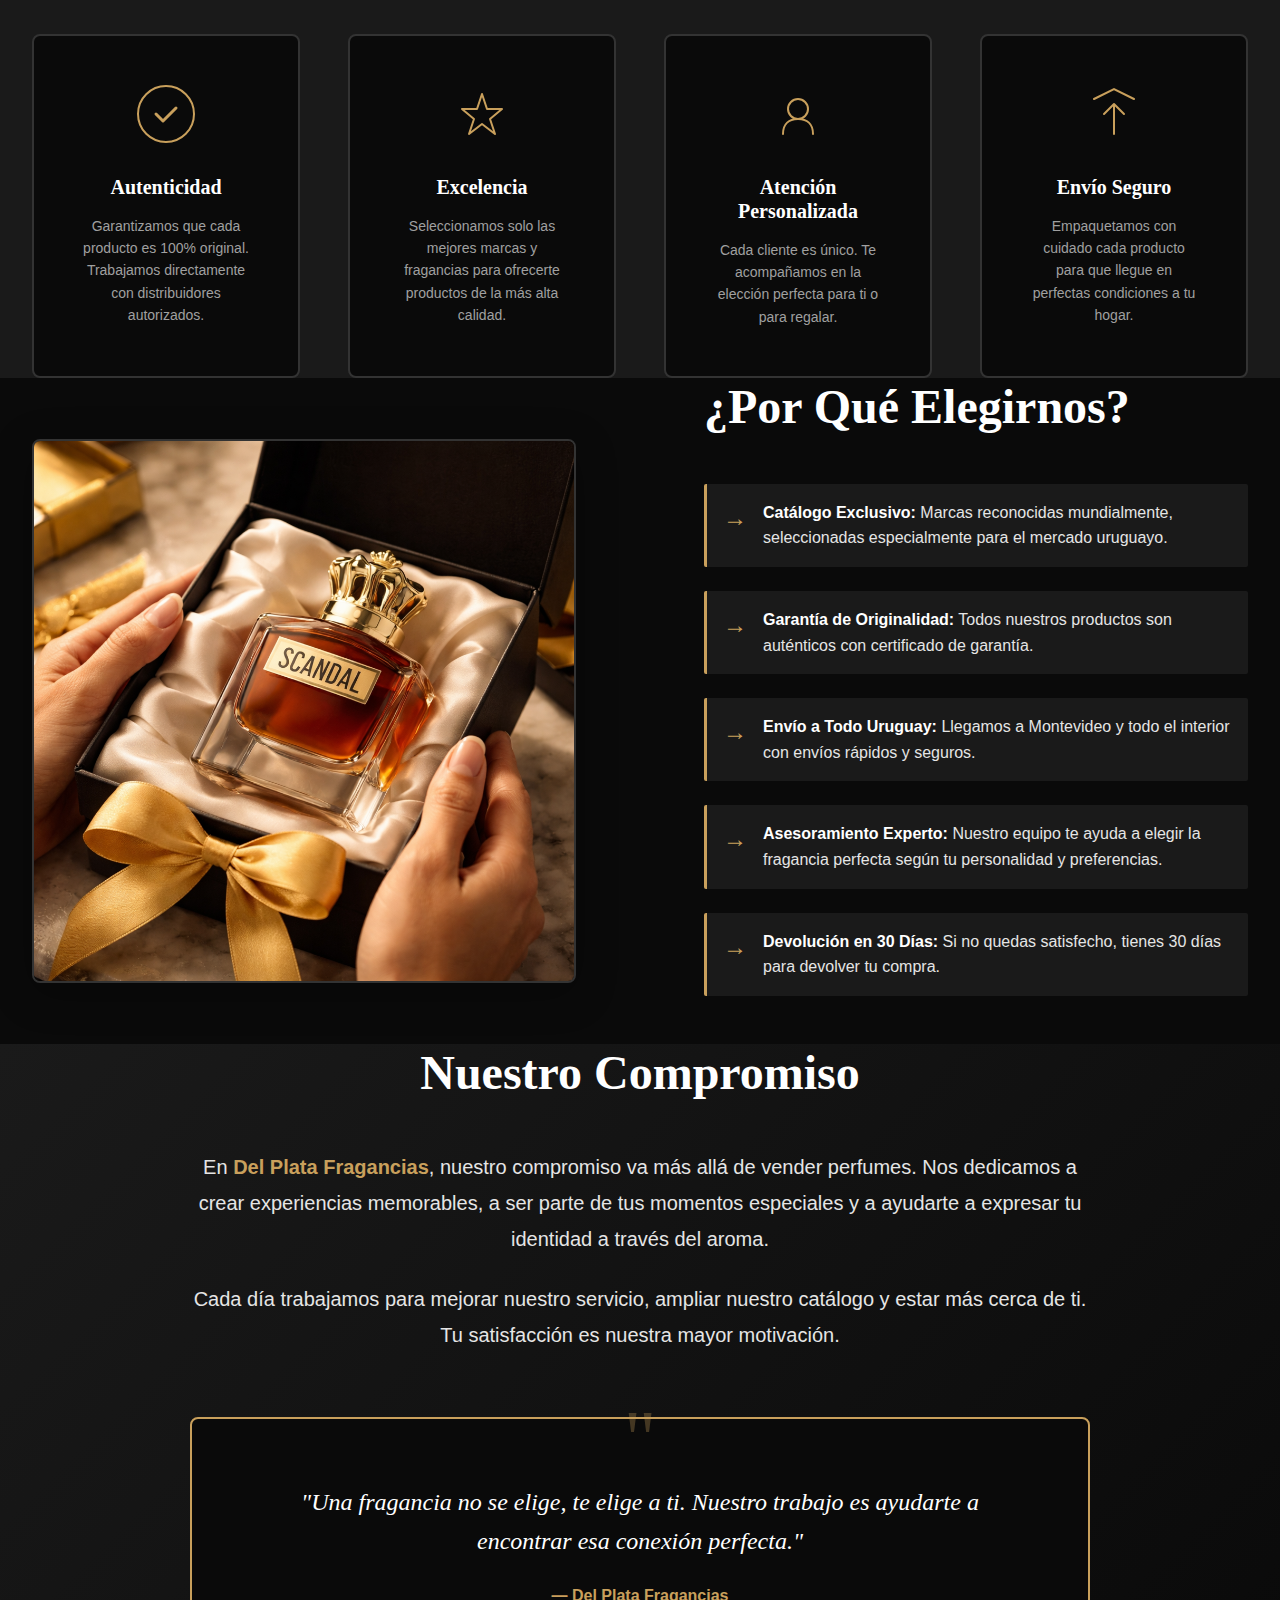
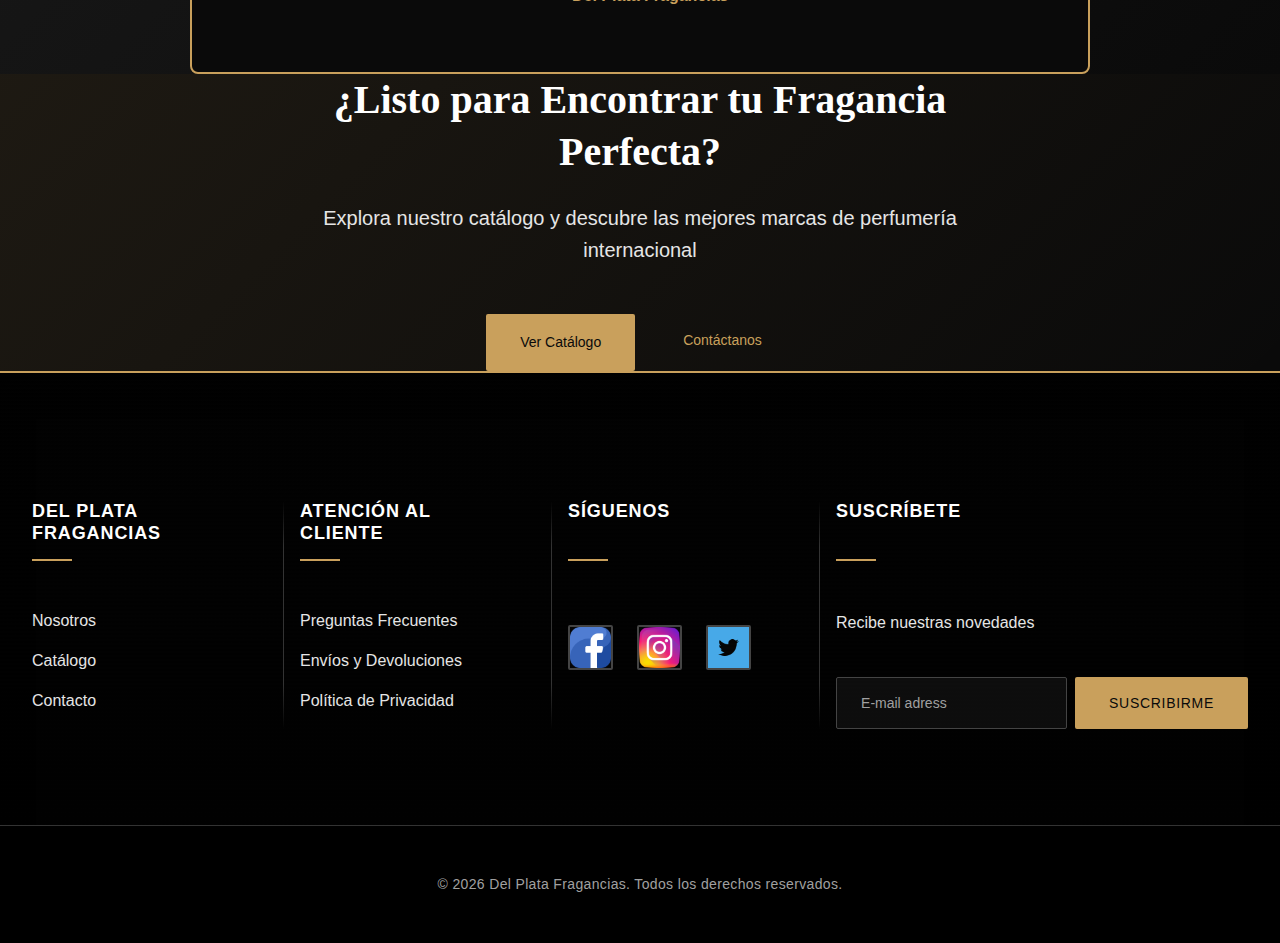
<file: nosotros.html>
<!DOCTYPE html>
<html lang="es">
<head>
    <meta charset="UTF-8">
    <meta name="viewport" content="width=device-width, initial-scale=1.0">
    <meta name="description" content="Conoce la historia de Del Plata Fragancias - Tu tienda de perfumes premium en Uruguay">
    <title>Nosotros | Del Plata Fragancias</title>
    <link rel="icon" type="image/x-icon" href="assets/img/iconoDPF.png" />

    
    <!-- CSS -->
    <link rel="stylesheet" href="css/variables.css">
    <link rel="stylesheet" href="css/main.css">
    <link rel="stylesheet" href="css/layout.css">
    <link rel="stylesheet" href="css/components.css">
    <link rel="stylesheet" href="css/nosotros.css">
    <link rel="stylesheet" href="css/cart.css">
    <link rel="stylesheet" href="css/responsive.css">
    
</head>
<body>

    <!-- Header -->
    <header class="header-main">
        <nav class="navbar">
            <div class="navbar-container">
                <ul class="navbar-menu navbar-menu-left">
                    <li class="navbar-item">
                        <a href="index.html" class="navbar-link">Inicio</a>
                    </li>
                    <li class="navbar-item">
                        <a href="catalogo.html" class="navbar-link">Catálogo</a>
                    </li>
                    <li class="navbar-item">
                        <a href="guias.html" class="navbar-link">Guías</a>
                    </li>
                </ul>

                <div class="navbar-brand">
                    <a href="index.html" class="brand-link">
                        <h1 class="brand-title">DEL PLATA</h1>
                        <h2 class="brand-subtitle">FRAGANCIAS</h2>
                    </a>
                </div>

                <ul class="navbar-menu navbar-menu-right">
                    <li class="navbar-item">
                        <a href="contacto.html" class="navbar-link">Contacto</a>
                    </li>
                    <li class="navbar-item navbar-item-account">
                        <a href="login.html" class="navbar-link navbar-link-account">Mi Cuenta</a>
                    </li>
                </ul>

                <div class="navbar-cart">
                    <button class="cart-link" aria-label="Abrir carrito">
                        <span class="cart-icon">🛒</span>
                        <span class="cart-count" id="cartCount">0</span>
                    </button>
                </div>

                <button class="navbar-toggle" id="navbarToggle" aria-label="Abrir menú">
                    <span class="navbar-toggle-icon"></span>
                    <span class="navbar-toggle-icon"></span>
                    <span class="navbar-toggle-icon"></span>
                </button>
            </div>
        </nav>
    </header>

    <!-- Main Content -->
    <main class="main-content">

        <!-- Hero Section -->
        <section class="nosotros-hero">
            <div class="nosotros-hero-overlay"></div>
            <div class="container">
                <div class="nosotros-hero-content">
                    <h1 class="nosotros-hero-title">Sobre Nosotros</h1>
                    <p class="nosotros-hero-subtitle">
                        Más que una tienda, una experiencia olfativa única
                    </p>
                </div>
            </div>
        </section>

        <!-- Nuestra Historia -->
        <section class="nosotros-historia">
            <div class="container">
                <div class="nosotros-historia-layout">
                    <div class="nosotros-historia-content">
                        <h2 class="section-title">Nuestra Historia</h2>
                        <div class="nosotros-text">
                            <p>
                                <strong>Del Plata Fragancias</strong> nació en Uruguay con una pasión: hacer accesibles 
                                las fragancias más exclusivas del mundo. Desde nuestros inicios, nos hemos dedicado 
                                a curar una selección única de perfumes que representan elegancia, distinción y calidad.
                            </p>
                            <p>
                                Creemos que una fragancia es mucho más que un aroma; es una declaración personal, 
                                un recuerdo, una conexión emocional. Por eso, cada producto en nuestro catálogo 
                                ha sido cuidadosamente seleccionado para ofrecerte lo mejor de la perfumería internacional.
                            </p>
                            <p>
                                Con años de experiencia en el sector, nos enorgullece ser la referencia en fragancias 
                                premium en Uruguay, siempre comprometidos con la autenticidad y la satisfacción 
                                de nuestros clientes.
                            </p>
                        </div>
                    </div>
                    <div class="nosotros-historia-image">
                        <img src="assets/img/nosotrosHistoria.png" alt="Historia de Del Plata Fragancias" loading="lazy">
                    </div>
                </div>
            </div>
        </section>

        <!-- Nuestros Valores -->
        <section class="nosotros-valores">
            <div class="container">
                <h2 class="section-title section-title-center">Nuestros Valores</h2>
                <p class="section-subtitle">Los pilares que guían nuestro trabajo cada día</p>
                
                <div class="valores-grid">
                    
                    <!-- Valor 1 -->
                    <article class="valor-card">
                        <div class="valor-icon">
                            <svg width="60" height="60" viewBox="0 0 60 60" fill="none" xmlns="http://www.w3.org/2000/svg">
                                <circle cx="30" cy="30" r="28" stroke="#C9A05C" stroke-width="2"/>
                                <path d="M20 30L27 37L40 24" stroke="#C9A05C" stroke-width="3" stroke-linecap="round" stroke-linejoin="round"/>
                            </svg>
                        </div>
                        <h3 class="valor-title">Autenticidad</h3>
                        <p class="valor-description">
                            Garantizamos que cada producto es 100% original. 
                            Trabajamos directamente con distribuidores autorizados.
                        </p>
                    </article>

                    <!-- Valor 2 -->
                    <article class="valor-card">
                        <div class="valor-icon">
                            <svg width="60" height="60" viewBox="0 0 60 60" fill="none" xmlns="http://www.w3.org/2000/svg">
                                <path d="M30 10L35 25L50 25L38 35L43 50L30 40L17 50L22 35L10 25L25 25L30 10Z" stroke="#C9A05C" stroke-width="2" stroke-linejoin="round"/>
                            </svg>
                        </div>
                        <h3 class="valor-title">Excelencia</h3>
                        <p class="valor-description">
                            Seleccionamos solo las mejores marcas y fragancias 
                            para ofrecerte productos de la más alta calidad.
                        </p>
                    </article>

                    <!-- Valor 3 -->
                    <article class="valor-card">
                        <div class="valor-icon">
                            <svg width="60" height="60" viewBox="0 0 60 60" fill="none" xmlns="http://www.w3.org/2000/svg">
                                <circle cx="30" cy="25" r="10" stroke="#C9A05C" stroke-width="2"/>
                                <path d="M15 50C15 40 21 35 30 35C39 35 45 40 45 50" stroke="#C9A05C" stroke-width="2" stroke-linecap="round"/>
                            </svg>
                        </div>
                        <h3 class="valor-title">Atención Personalizada</h3>
                        <p class="valor-description">
                            Cada cliente es único. Te acompañamos en la elección 
                            perfecta para ti o para regalar.
                        </p>
                    </article>

                    <!-- Valor 4 -->
                    <article class="valor-card">
                        <div class="valor-icon">
                            <svg width="60" height="60" viewBox="0 0 60 60" fill="none" xmlns="http://www.w3.org/2000/svg">
                                <path d="M20 30L30 20L40 30M30 20V50" stroke="#C9A05C" stroke-width="2" stroke-linecap="round" stroke-linejoin="round"/>
                                <path d="M10 15L30 5L50 15" stroke="#C9A05C" stroke-width="2" stroke-linecap="round"/>
                            </svg>
                        </div>
                        <h3 class="valor-title">Envío Seguro</h3>
                        <p class="valor-description">
                            Empaquetamos con cuidado cada producto para que llegue 
                            en perfectas condiciones a tu hogar.
                        </p>
                    </article>

                </div>
            </div>
        </section>

        <!-- Por Qué Elegirnos -->
        <section class="nosotros-elegirnos">
            <div class="container">
                <div class="elegirnos-layout">
                    <div class="elegirnos-image">
                        <img src="assets/img/nosotrosElegirnos.png" alt="Por qué elegir Del Plata" loading="lazy">
                    </div>
                    <div class="elegirnos-content">
                        <h2 class="section-title">¿Por Qué Elegirnos?</h2>
                        <ul class="elegirnos-list">
                            <li class="elegirnos-item">
                                <span class="elegirnos-icon">→</span>
                                <div class="elegirnos-text">
                                    <strong>Catálogo Exclusivo:</strong> Marcas reconocidas mundialmente, 
                                    seleccionadas especialmente para el mercado uruguayo.
                                </div>
                            </li>
                            <li class="elegirnos-item">
                                <span class="elegirnos-icon">→</span>
                                <div class="elegirnos-text">
                                    <strong>Garantía de Originalidad:</strong> Todos nuestros productos 
                                    son auténticos con certificado de garantía.
                                </div>
                            </li>
                            <li class="elegirnos-item">
                                <span class="elegirnos-icon">→</span>
                                <div class="elegirnos-text">
                                    <strong>Envío a Todo Uruguay:</strong> Llegamos a Montevideo 
                                    y todo el interior con envíos rápidos y seguros.
                                </div>
                            </li>
                            <li class="elegirnos-item">
                                <span class="elegirnos-icon">→</span>
                                <div class="elegirnos-text">
                                    <strong>Asesoramiento Experto:</strong> Nuestro equipo te ayuda 
                                    a elegir la fragancia perfecta según tu personalidad y preferencias.
                                </div>
                            </li>
                            <li class="elegirnos-item">
                                <span class="elegirnos-icon">→</span>
                                <div class="elegirnos-text">
                                    <strong>Devolución en 30 Días:</strong> Si no quedas satisfecho, 
                                    tienes 30 días para devolver tu compra.
                                </div>
                            </li>
                        </ul>                        
                    </div>
                </div>
            </div>
        </section>

        <!-- Compromiso -->
        <section class="nosotros-compromiso">
            <div class="container">
                <div class="compromiso-content">
                    <h2 class="section-title section-title-center">Nuestro Compromiso</h2>
                    <div class="compromiso-text">
                        <p>
                            En <strong>Del Plata Fragancias</strong>, nuestro compromiso va más allá de vender perfumes. 
                            Nos dedicamos a crear experiencias memorables, a ser parte de tus momentos especiales 
                            y a ayudarte a expresar tu identidad a través del aroma.
                        </p>
                        <p>
                            Cada día trabajamos para mejorar nuestro servicio, ampliar nuestro catálogo 
                            y estar más cerca de ti. Tu satisfacción es nuestra mayor motivación.
                        </p>
                    </div>
                    <div class="compromiso-quote">
                        <p class="quote-text">
                            "Una fragancia no se elige, te elige a ti. 
                            Nuestro trabajo es ayudarte a encontrar esa conexión perfecta."
                        </p>
                        <p class="quote-author">— Del Plata Fragancias</p>
                    </div>
                </div>
            </div>
        </section>

        <!-- Call to Action -->
        <section class="nosotros-cta">
            <div class="container">
                <div class="nosotros-cta-content">
                    <h2 class="nosotros-cta-title">¿Listo para Encontrar tu Fragancia Perfecta?</h2>
                    <p class="nosotros-cta-text">
                        Explora nuestro catálogo y descubre las mejores marcas de perfumería internacional
                    </p>
                    <div class="nosotros-cta-buttons">
                        <a href="catalogo.html" class="btn btn-primary">Ver Catálogo</a>
                        <a href="contacto.html" class="btn btn-secondary">Contáctanos</a>
                    </div>
                </div>
            </div>
        </section>

    </main>

    <!-- Footer -->
    <footer class="footer-main">
        <div class="footer-container">            
            <!-- Columna 1: Enlaces rápidos -->
            <div class="footer-column footer-column-links">
                <h4 class="footer-column-title">Del Plata Fragancias</h4>
                <ul class="footer-list">
                    <li class="footer-list-item">
                        <a href="nosotros.html" class="footer-link">Nosotros</a>
                    </li>
                    <li class="footer-list-item">
                        <a href="catalogo.html" class="footer-link">Catálogo</a>
                    </li>
                    <li class="footer-list-item">
                        <a href="contacto.html" class="footer-link">Contacto</a>
                    </li>
                </ul>
            </div>

            <!-- Columna 2: Atención al cliente -->
            <div class="footer-column footer-column-customer">
                <h4 class="footer-column-title">Atención al Cliente</h4>
                <ul class="footer-list">
                    <li class="footer-list-item">
                        <a href="faq.html" class="footer-link">Preguntas Frecuentes</a>
                    </li>
                    <li class="footer-list-item">
                        <a href="envios-devoluciones.html" class="footer-link">Envíos y Devoluciones</a>
                    </li>
                    <li class="footer-list-item">
                        <a href="politica-privacidad.html" class="footer-link">Política de Privacidad</a>
                    </li>
                </ul>
            </div>

            <!-- Columna 3: Redes Sociales -->
            <div class="footer-column footer-column-about">
                <h4 class="footer-column-title">Síguenos</h4>
                <div class="footer-social">
                    <a href="https://facebook.com" class="social-link" aria-label="Facebook" target="_blank" rel="noopener noreferrer">
                        <span class="social-icon"><img src="assets/img/facebook.png" alt="Icono Facebook"></span>
                    </a>
                    <a href="https://instagram.com" class="social-link" aria-label="Instagram" target="_blank" rel="noopener noreferrer">
                        <span class="social-icon"><img src="assets/img/instagram.png" alt="Icono Instagram"></span>
                    </a>
                    <a href="https://twitter.com" class="social-link" aria-label="Twitter" target="_blank" rel="noopener noreferrer">
                        <span class="social-icon"><img src="assets/img/TwitterIcono.png" alt="Icono Twitter"></span>
                    </a>
                </div>
            </div>

            <!-- Columna 4: Suscripción Newsletter -->
            <div class="footer-column footer-column-subscribe">
                <h4 class="footer-column-title">Suscríbete</h4>
                <p class="footer-text footer-text-small">
                    Recibe nuestras novedades
                </p>
                <form class="footer-newsletter-form" id="newsletterForm" action="#" method="post">
                    <div class="form-group">
                        <input type="email" id="newsletterEmail" name="email" class="form-input footer-input" placeholder="E-mail adress" required aria-label="Correo electrónico para newsletter">
                        <button type="submit" class="btn btn-primary btn-newsletter-footer">Suscribirme</button>
                    </div>
                </form>
            </div>
        </div>

        <!-- Footer Bottom -->
        <div class="footer-bottom">
            <div class="footer-bottom-container">
                <p class="footer-copyright">
                    &copy; 2026 Del Plata Fragancias. Todos los derechos reservados.
                </p>
            </div>
        </div>
    </footer>

    <!-- Scripts -->
    <script type="module" src="js/header.js"></script>

</body>
</html>
</file>
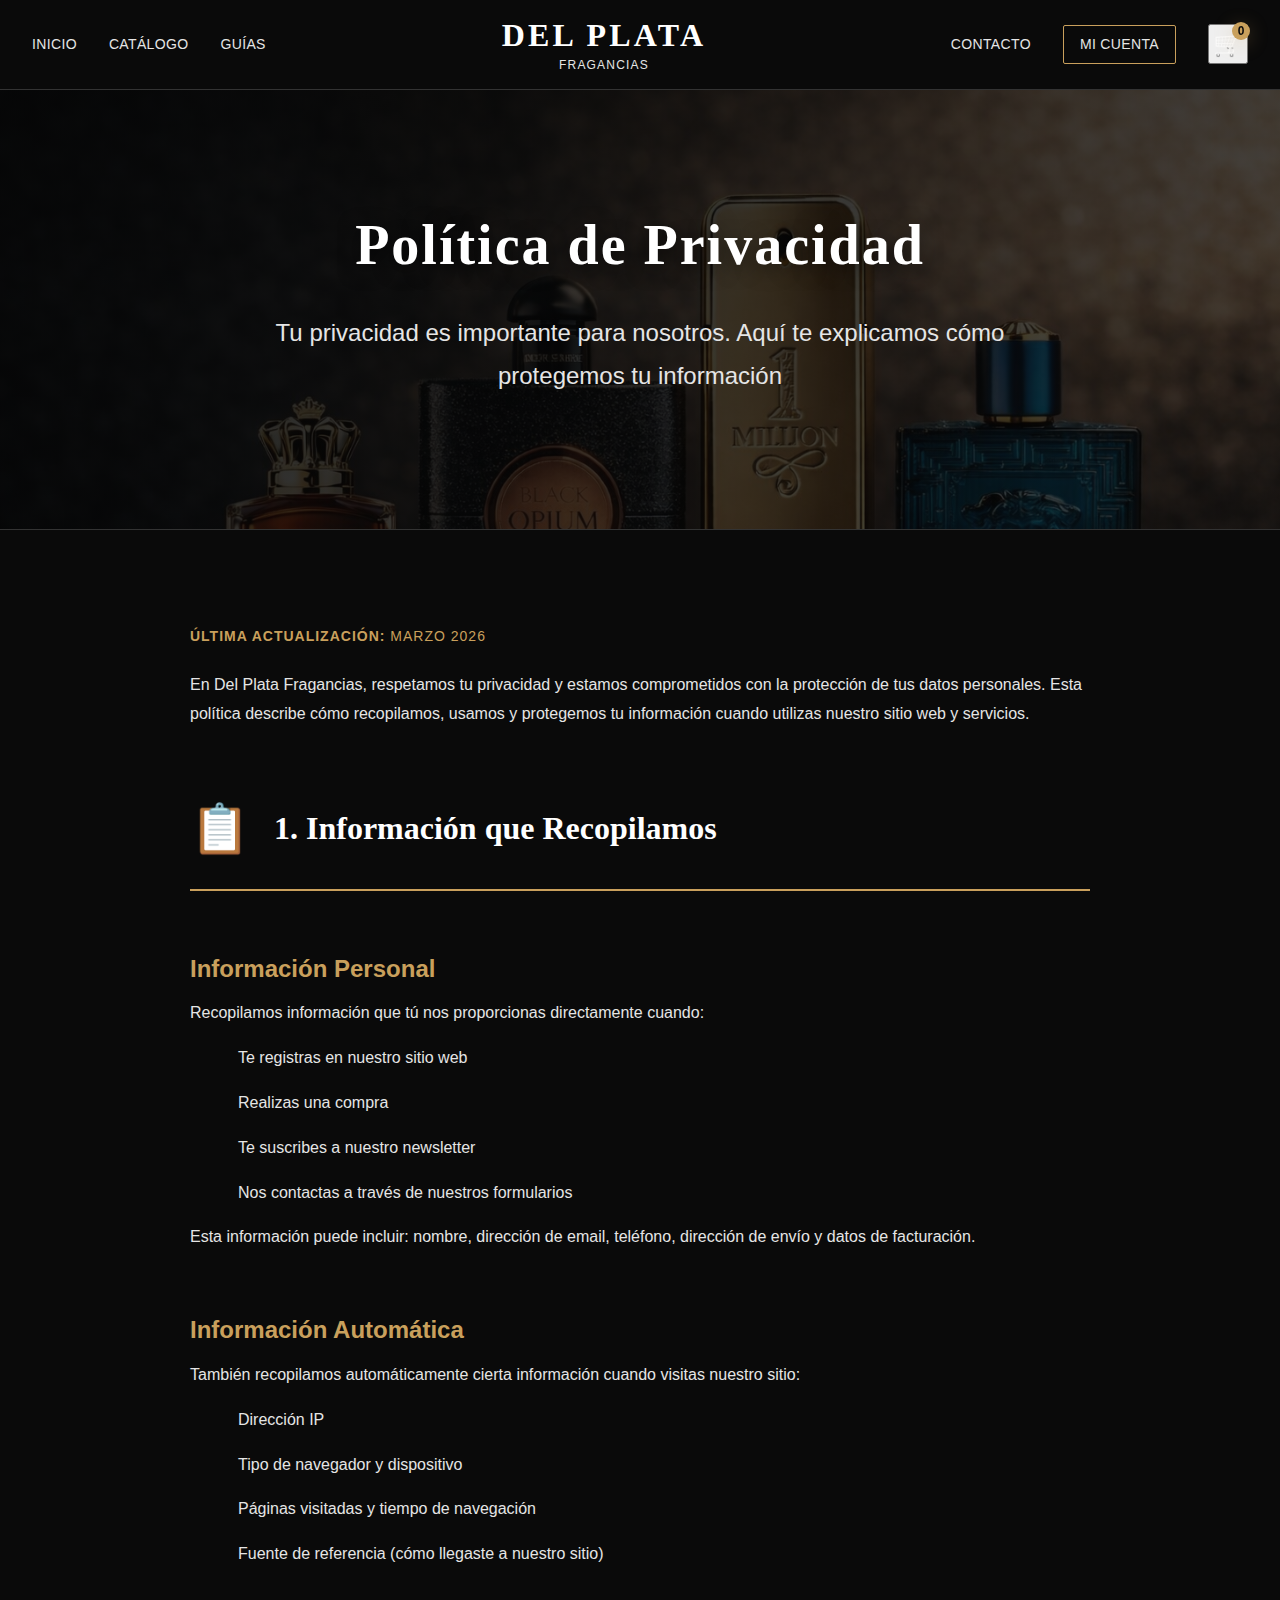
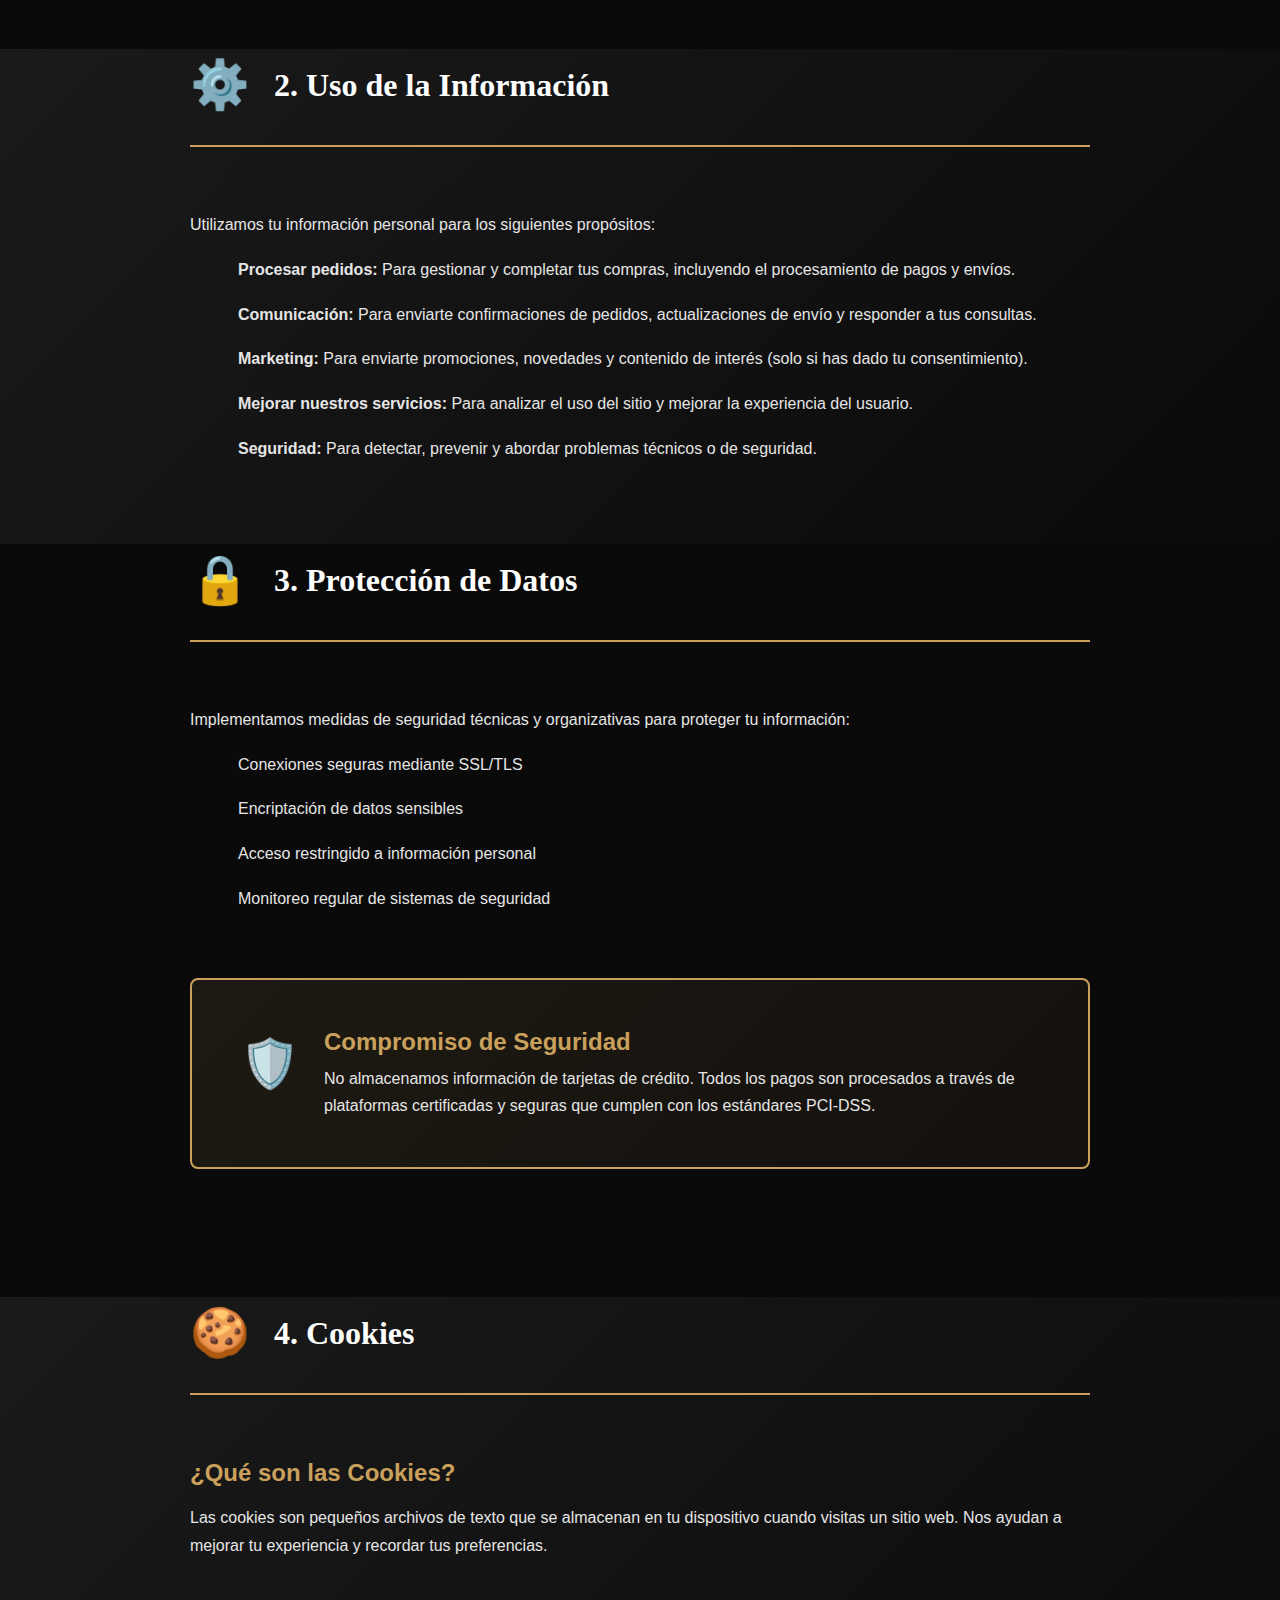
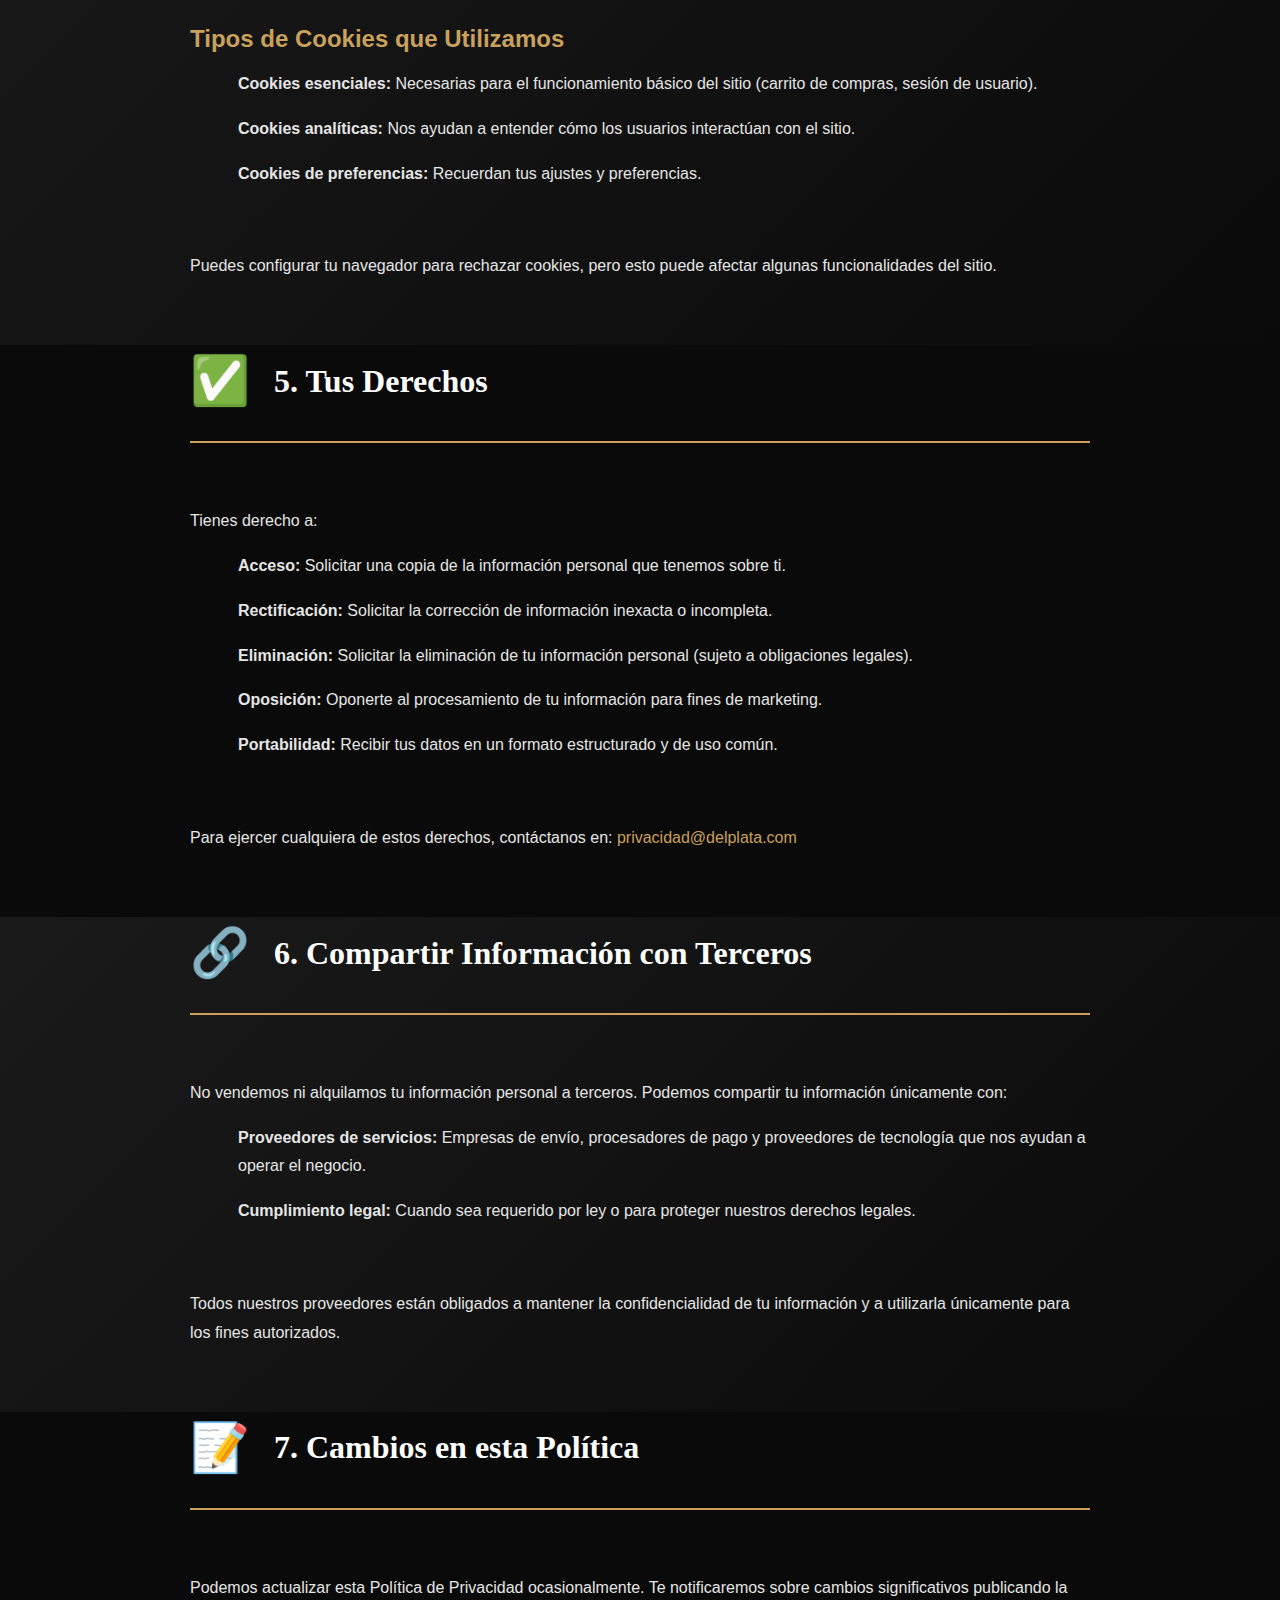
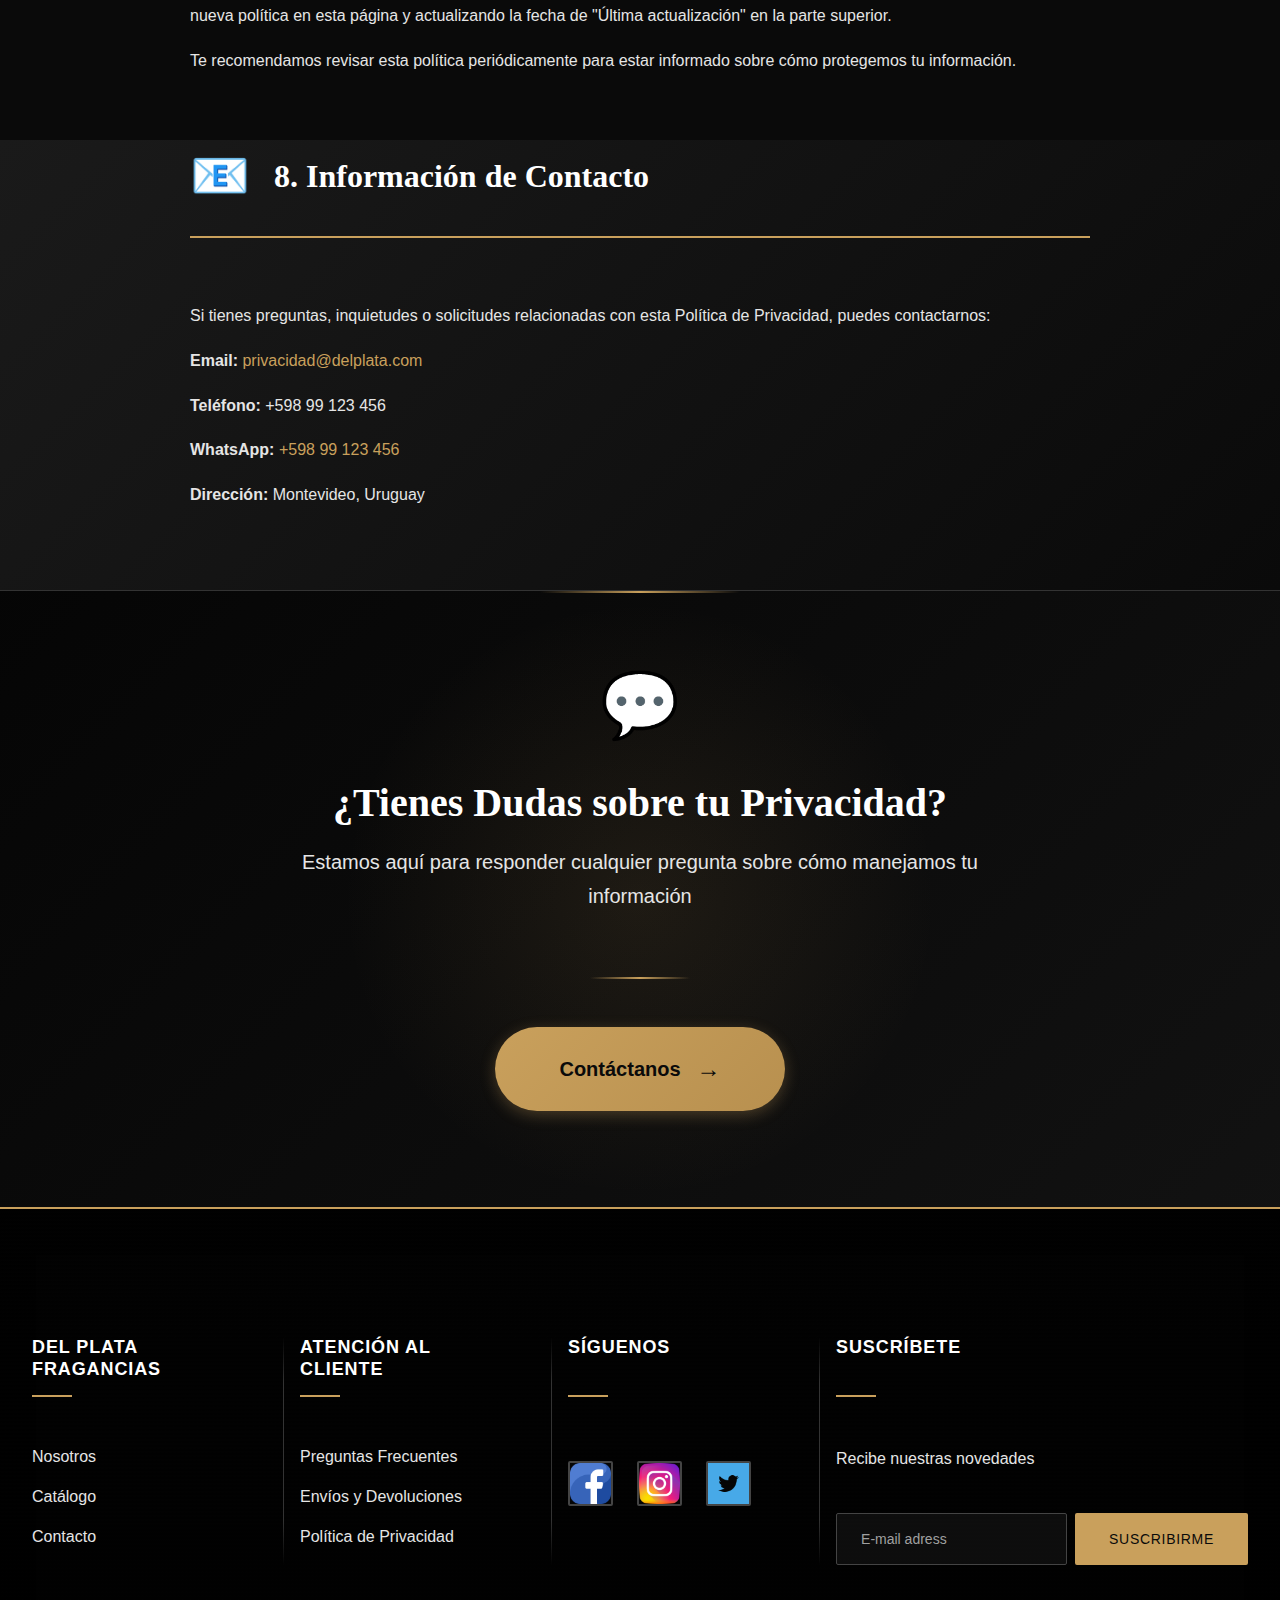
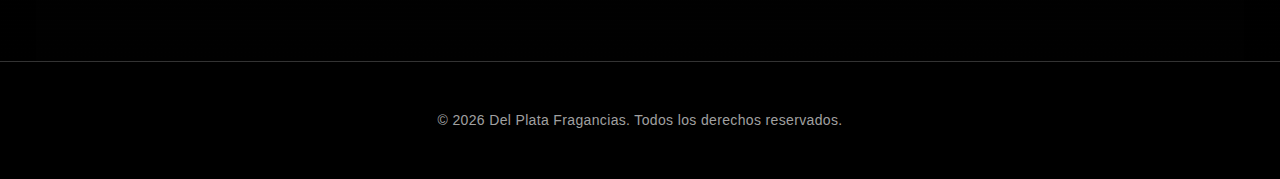
<file: politica-privacidad.html>
<!DOCTYPE html>
<html lang="es">
<head>
    <meta charset="UTF-8">
    <meta name="viewport" content="width=device-width, initial-scale=1.0">
    <meta name="description" content="Política de Privacidad - Del Plata Fragancias. Conoce cómo protegemos y manejamos tu información personal.">
    <title>Política de Privacidad | Del Plata Fragancias</title>
    
    <!-- CSS -->
    <link rel="stylesheet" href="css/variables.css">
    <link rel="stylesheet" href="css/main.css">
    <link rel="stylesheet" href="css/layout.css">
    <link rel="stylesheet" href="css/components.css">
    <link rel="stylesheet" href="css/legal.css">
    <link rel="stylesheet" href="css/cart.css">
    <link rel="stylesheet" href="css/responsive.css">
</head>
<body>

    <!-- Header -->
    <header class="header-main">
        <nav class="navbar">
            <div class="navbar-container">
                <ul class="navbar-menu navbar-menu-left">
                    <li class="navbar-item">
                        <a href="index.html" class="navbar-link">Inicio</a>
                    </li>
                    <li class="navbar-item">
                        <a href="catalogo.html" class="navbar-link">Catálogo</a>
                    </li>
                    <li class="navbar-item">
                        <a href="guias.html" class="navbar-link">Guías</a>
                    </li>
                </ul>

                <div class="navbar-brand">
                    <a href="index.html" class="brand-link">
                        <h1 class="brand-title">DEL PLATA</h1>
                        <h2 class="brand-subtitle">FRAGANCIAS</h2>
                    </a>
                </div>

                <ul class="navbar-menu navbar-menu-right">
                    <li class="navbar-item">
                        <a href="contacto.html" class="navbar-link">Contacto</a>
                    </li>
                    <li class="navbar-item navbar-item-account">
                        <a href="login.html" class="navbar-link navbar-link-account">Mi Cuenta</a>
                    </li>
                </ul>

                <div class="navbar-cart">
                    <button class="cart-link" aria-label="Abrir carrito">
                        <span class="cart-icon">🛒</span>
                        <span class="cart-count" id="cartCount">0</span>
                    </button>
                </div>

                <button class="navbar-toggle" id="navbarToggle" aria-label="Abrir menú">
                    <span class="navbar-toggle-icon"></span>
                    <span class="navbar-toggle-icon"></span>
                    <span class="navbar-toggle-icon"></span>
                </button>
            </div>
        </nav>
    </header>

    <!-- Main Content -->
    <main class="main-content">

        <!-- Hero Section -->
        <section class="legal-hero">
            <div class="container">
                <div class="legal-hero-content">
                    <h1 class="legal-hero-title">Política de Privacidad</h1>
                    <p class="legal-hero-subtitle">
                        Tu privacidad es importante para nosotros. Aquí te explicamos cómo protegemos tu información
                    </p>
                </div>
            </div>
        </section>

        <!-- Última Actualización -->
        <section class="legal-intro">
            <div class="container">
                <div class="legal-content">
                    <p class="legal-update">
                        <strong>Última actualización:</strong> Marzo 2026
                    </p>
                    <p class="legal-text">
                        En Del Plata Fragancias, respetamos tu privacidad y estamos comprometidos con la protección 
                        de tus datos personales. Esta política describe cómo recopilamos, usamos y protegemos tu 
                        información cuando utilizas nuestro sitio web y servicios.
                    </p>
                </div>
            </div>
        </section>

        <!-- Secciones de Política -->
        <section class="legal-section">
            <div class="container">
                <div class="legal-content">
                    
                    <!-- 1. Información que Recopilamos -->
                    <div class="legal-section-header">
                        <div class="legal-section-icon">📋</div>
                        <h2 class="legal-section-title">1. Información que Recopilamos</h2>
                    </div>

                    <div class="legal-block">
                        <h3 class="legal-block-title">Información Personal</h3>
                        <p class="legal-text">
                            Recopilamos información que tú nos proporcionas directamente cuando:
                        </p>
                        <ul class="legal-list">
                            <li>Te registras en nuestro sitio web</li>
                            <li>Realizas una compra</li>
                            <li>Te suscribes a nuestro newsletter</li>
                            <li>Nos contactas a través de nuestros formularios</li>
                        </ul>
                        <p class="legal-text">
                            Esta información puede incluir: nombre, dirección de email, teléfono, dirección de envío 
                            y datos de facturación.
                        </p>
                    </div>

                    <div class="legal-block">
                        <h3 class="legal-block-title">Información Automática</h3>
                        <p class="legal-text">
                            También recopilamos automáticamente cierta información cuando visitas nuestro sitio:
                        </p>
                        <ul class="legal-list">
                            <li>Dirección IP</li>
                            <li>Tipo de navegador y dispositivo</li>
                            <li>Páginas visitadas y tiempo de navegación</li>
                            <li>Fuente de referencia (cómo llegaste a nuestro sitio)</li>
                        </ul>
                    </div>

                </div>
            </div>
        </section>

        <!-- 2. Uso de la Información -->
        <section class="legal-section legal-section-alt">
            <div class="container">
                <div class="legal-content">
                    
                    <div class="legal-section-header">
                        <div class="legal-section-icon">⚙️</div>
                        <h2 class="legal-section-title">2. Uso de la Información</h2>
                    </div>

                    <div class="legal-block">
                        <p class="legal-text">
                            Utilizamos tu información personal para los siguientes propósitos:
                        </p>
                        <ul class="legal-list">
                            <li>
                                <strong>Procesar pedidos:</strong> Para gestionar y completar tus compras, 
                                incluyendo el procesamiento de pagos y envíos.
                            </li>
                            <li>
                                <strong>Comunicación:</strong> Para enviarte confirmaciones de pedidos, 
                                actualizaciones de envío y responder a tus consultas.
                            </li>
                            <li>
                                <strong>Marketing:</strong> Para enviarte promociones, novedades y contenido 
                                de interés (solo si has dado tu consentimiento).
                            </li>
                            <li>
                                <strong>Mejorar nuestros servicios:</strong> Para analizar el uso del sitio 
                                y mejorar la experiencia del usuario.
                            </li>
                            <li>
                                <strong>Seguridad:</strong> Para detectar, prevenir y abordar problemas técnicos 
                                o de seguridad.
                            </li>
                        </ul>
                    </div>

                </div>
            </div>
        </section>

        <!-- 3. Protección de Datos -->
        <section class="legal-section">
            <div class="container">
                <div class="legal-content">
                    
                    <div class="legal-section-header">
                        <div class="legal-section-icon">🔒</div>
                        <h2 class="legal-section-title">3. Protección de Datos</h2>
                    </div>

                    <div class="legal-block">
                        <p class="legal-text">
                            Implementamos medidas de seguridad técnicas y organizativas para proteger tu información:
                        </p>
                        <ul class="legal-list">
                            <li>Conexiones seguras mediante SSL/TLS</li>
                            <li>Encriptación de datos sensibles</li>
                            <li>Acceso restringido a información personal</li>
                            <li>Monitoreo regular de sistemas de seguridad</li>
                        </ul>
                    </div>

                    <div class="legal-highlight">
                        <div class="legal-highlight-icon">🛡️</div>
                        <div class="legal-highlight-content">
                            <h4 class="legal-highlight-title">Compromiso de Seguridad</h4>
                            <p class="legal-highlight-text">
                                No almacenamos información de tarjetas de crédito. Todos los pagos son procesados 
                                a través de plataformas certificadas y seguras que cumplen con los estándares PCI-DSS.
                            </p>
                        </div>
                    </div>

                </div>
            </div>
        </section>

        <!-- 4. Cookies -->
        <section class="legal-section legal-section-alt">
            <div class="container">
                <div class="legal-content">
                    
                    <div class="legal-section-header">
                        <div class="legal-section-icon">🍪</div>
                        <h2 class="legal-section-title">4. Cookies</h2>
                    </div>

                    <div class="legal-block">
                        <h3 class="legal-block-title">¿Qué son las Cookies?</h3>
                        <p class="legal-text">
                            Las cookies son pequeños archivos de texto que se almacenan en tu dispositivo cuando 
                            visitas un sitio web. Nos ayudan a mejorar tu experiencia y recordar tus preferencias.
                        </p>
                    </div>

                    <div class="legal-block">
                        <h3 class="legal-block-title">Tipos de Cookies que Utilizamos</h3>
                        <ul class="legal-list">
                            <li>
                                <strong>Cookies esenciales:</strong> Necesarias para el funcionamiento básico del sitio 
                                (carrito de compras, sesión de usuario).
                            </li>
                            <li>
                                <strong>Cookies analíticas:</strong> Nos ayudan a entender cómo los usuarios interactúan 
                                con el sitio.
                            </li>
                            <li>
                                <strong>Cookies de preferencias:</strong> Recuerdan tus ajustes y preferencias.
                            </li>
                        </ul>
                    </div>

                    <div class="legal-block">
                        <p class="legal-text">
                            Puedes configurar tu navegador para rechazar cookies, pero esto puede afectar algunas 
                            funcionalidades del sitio.
                        </p>
                    </div>

                </div>
            </div>
        </section>

        <!-- 5. Derechos del Usuario -->
        <section class="legal-section">
            <div class="container">
                <div class="legal-content">
                    
                    <div class="legal-section-header">
                        <div class="legal-section-icon">✅</div>
                        <h2 class="legal-section-title">5. Tus Derechos</h2>
                    </div>

                    <div class="legal-block">
                        <p class="legal-text">
                            Tienes derecho a:
                        </p>
                        <ul class="legal-list">
                            <li>
                                <strong>Acceso:</strong> Solicitar una copia de la información personal que tenemos sobre ti.
                            </li>
                            <li>
                                <strong>Rectificación:</strong> Solicitar la corrección de información inexacta o incompleta.
                            </li>
                            <li>
                                <strong>Eliminación:</strong> Solicitar la eliminación de tu información personal 
                                (sujeto a obligaciones legales).
                            </li>
                            <li>
                                <strong>Oposición:</strong> Oponerte al procesamiento de tu información para fines de marketing.
                            </li>
                            <li>
                                <strong>Portabilidad:</strong> Recibir tus datos en un formato estructurado y de uso común.
                            </li>
                        </ul>
                    </div>

                    <div class="legal-block">
                        <p class="legal-text">
                            Para ejercer cualquiera de estos derechos, contáctanos en: 
                            <a href="mailto:privacidad@delplata.com" class="legal-link">privacidad@delplata.com</a>
                        </p>
                    </div>

                </div>
            </div>
        </section>

        <!-- 6. Compartir Información -->
        <section class="legal-section legal-section-alt">
            <div class="container">
                <div class="legal-content">
                    
                    <div class="legal-section-header">
                        <div class="legal-section-icon">🔗</div>
                        <h2 class="legal-section-title">6. Compartir Información con Terceros</h2>
                    </div>

                    <div class="legal-block">
                        <p class="legal-text">
                            No vendemos ni alquilamos tu información personal a terceros. Podemos compartir tu 
                            información únicamente con:
                        </p>
                        <ul class="legal-list">
                            <li>
                                <strong>Proveedores de servicios:</strong> Empresas de envío, procesadores de pago 
                                y proveedores de tecnología que nos ayudan a operar el negocio.
                            </li>
                            <li>
                                <strong>Cumplimiento legal:</strong> Cuando sea requerido por ley o para proteger 
                                nuestros derechos legales.
                            </li>
                        </ul>
                    </div>

                    <div class="legal-block">
                        <p class="legal-text">
                            Todos nuestros proveedores están obligados a mantener la confidencialidad de tu información 
                            y a utilizarla únicamente para los fines autorizados.
                        </p>
                    </div>

                </div>
            </div>
        </section>

        <!-- 7. Cambios en la Política -->
        <section class="legal-section">
            <div class="container">
                <div class="legal-content">
                    
                    <div class="legal-section-header">
                        <div class="legal-section-icon">📝</div>
                        <h2 class="legal-section-title">7. Cambios en esta Política</h2>
                    </div>

                    <div class="legal-block">
                        <p class="legal-text">
                            Podemos actualizar esta Política de Privacidad ocasionalmente. Te notificaremos sobre 
                            cambios significativos publicando la nueva política en esta página y actualizando la 
                            fecha de "Última actualización" en la parte superior.
                        </p>
                        <p class="legal-text">
                            Te recomendamos revisar esta política periódicamente para estar informado sobre cómo 
                            protegemos tu información.
                        </p>
                    </div>

                </div>
            </div>
        </section>

        <!-- 8. Contacto -->
        <section class="legal-section legal-section-alt">
            <div class="container">
                <div class="legal-content">
                    
                    <div class="legal-section-header">
                        <div class="legal-section-icon">📧</div>
                        <h2 class="legal-section-title">8. Información de Contacto</h2>
                    </div>

                    <div class="legal-block">
                        <p class="legal-text">
                            Si tienes preguntas, inquietudes o solicitudes relacionadas con esta Política de Privacidad, 
                            puedes contactarnos:
                        </p>
                        <ul class="legal-list legal-list-plain">
                            <li>
                                <strong>Email:</strong> 
                                <a href="mailto:privacidad@delplata.com" class="legal-link">privacidad@delplata.com</a>
                            </li>
                            <li>
                                <strong>Teléfono:</strong> +598 99 123 456
                            </li>
                            <li>
                                <strong>WhatsApp:</strong> 
                                <a href="https://wa.me/59899123456" class="legal-link" target="_blank" rel="noopener noreferrer">
                                    +598 99 123 456
                                </a>
                            </li>
                            <li>
                                <strong>Dirección:</strong> Montevideo, Uruguay
                            </li>
                        </ul>
                    </div>

                </div>
            </div>
        </section>

        <!-- CTA Final -->
        <section class="legal-cta">
            <div class="container">
                <div class="legal-cta-divider"></div>
                <div class="legal-cta-content">
                    <div class="legal-cta-icon">💬</div>
                    <h2 class="legal-cta-title">¿Tienes Dudas sobre tu Privacidad?</h2>
                    <p class="legal-cta-text">
                        Estamos aquí para responder cualquier pregunta sobre cómo manejamos tu información
                    </p>
                </div>
                <div class="legal-cta-button-container">
                    <a href="contacto.html" class="btn-legal-cta">
                        <span class="btn-legal-cta-text">Contáctanos</span>
                        <span class="btn-legal-cta-arrow">→</span>
                    </a>
                </div>
            </div>
        </section>

    </main>

    <!-- Footer -->
    <footer class="footer-main">
        <div class="footer-container">            
            <div class="footer-column footer-column-links">
                <h4 class="footer-column-title">Del Plata Fragancias</h4>
                <ul class="footer-list">
                    <li class="footer-list-item">
                        <a href="nosotros.html" class="footer-link">Nosotros</a>
                    </li>
                    <li class="footer-list-item">
                        <a href="catalogo.html" class="footer-link">Catálogo</a>
                    </li>
                    <li class="footer-list-item">
                        <a href="contacto.html" class="footer-link">Contacto</a>
                    </li>
                </ul>
            </div>

            <div class="footer-column footer-column-customer">
                <h4 class="footer-column-title">Atención al Cliente</h4>
                <ul class="footer-list">
                    <li class="footer-list-item">
                        <a href="faq.html" class="footer-link">Preguntas Frecuentes</a>
                    </li>
                    <li class="footer-list-item">
                        <a href="envios-devoluciones.html" class="footer-link">Envíos y Devoluciones</a>
                    </li>
                    <li class="footer-list-item">
                        <a href="politica-privacidad.html" class="footer-link">Política de Privacidad</a>
                    </li>
                </ul>
            </div>

            <div class="footer-column footer-column-about">
                <h4 class="footer-column-title">Síguenos</h4>
                <div class="footer-social">
                    <a href="https://facebook.com" class="social-link" aria-label="Facebook" target="_blank" rel="noopener noreferrer">
                        <span class="social-icon"><img src="assets/img/facebook.png" alt="Icono de Facebook"></span>
                    </a>
                    <a href="https://instagram.com" class="social-link" aria-label="Instagram" target="_blank" rel="noopener noreferrer">
                        <span class="social-icon"><img src="assets/img/instagram.png" alt="Icono de Instagram"></span>
                    </a>
                    <a href="https://twitter.com" class="social-link" aria-label="Twitter" target="_blank" rel="noopener noreferrer">
                        <span class="social-icon"><img src="assets/img/TwitterIcono.png" alt="Icono de Twitter"></span>
                    </a>
                </div>
            </div>

            <div class="footer-column footer-column-subscribe">
                <h4 class="footer-column-title">Suscríbete</h4>
                <p class="footer-text footer-text-small">
                    Recibe nuestras novedades
                </p>
                <form class="footer-newsletter-form" id="newsletterForm" action="#" method="post">
                    <div class="form-group">
                        <input type="email" id="newsletterEmail" name="email" class="form-input footer-input" placeholder="E-mail adress" required aria-label="Correo electrónico para newsletter">
                        <button type="submit" class="btn btn-primary btn-newsletter-footer">Suscribirme</button>
                    </div>
                </form>
            </div>
        </div>

        <div class="footer-bottom">
            <div class="footer-bottom-container">
                <p class="footer-copyright">
                    &copy; 2026 Del Plata Fragancias. Todos los derechos reservados.
                </p>
            </div>
        </div>
    </footer>

    <!-- Scripts -->
    <script type="module" src="js/header.js"></script>

</body>
</html>
</file>
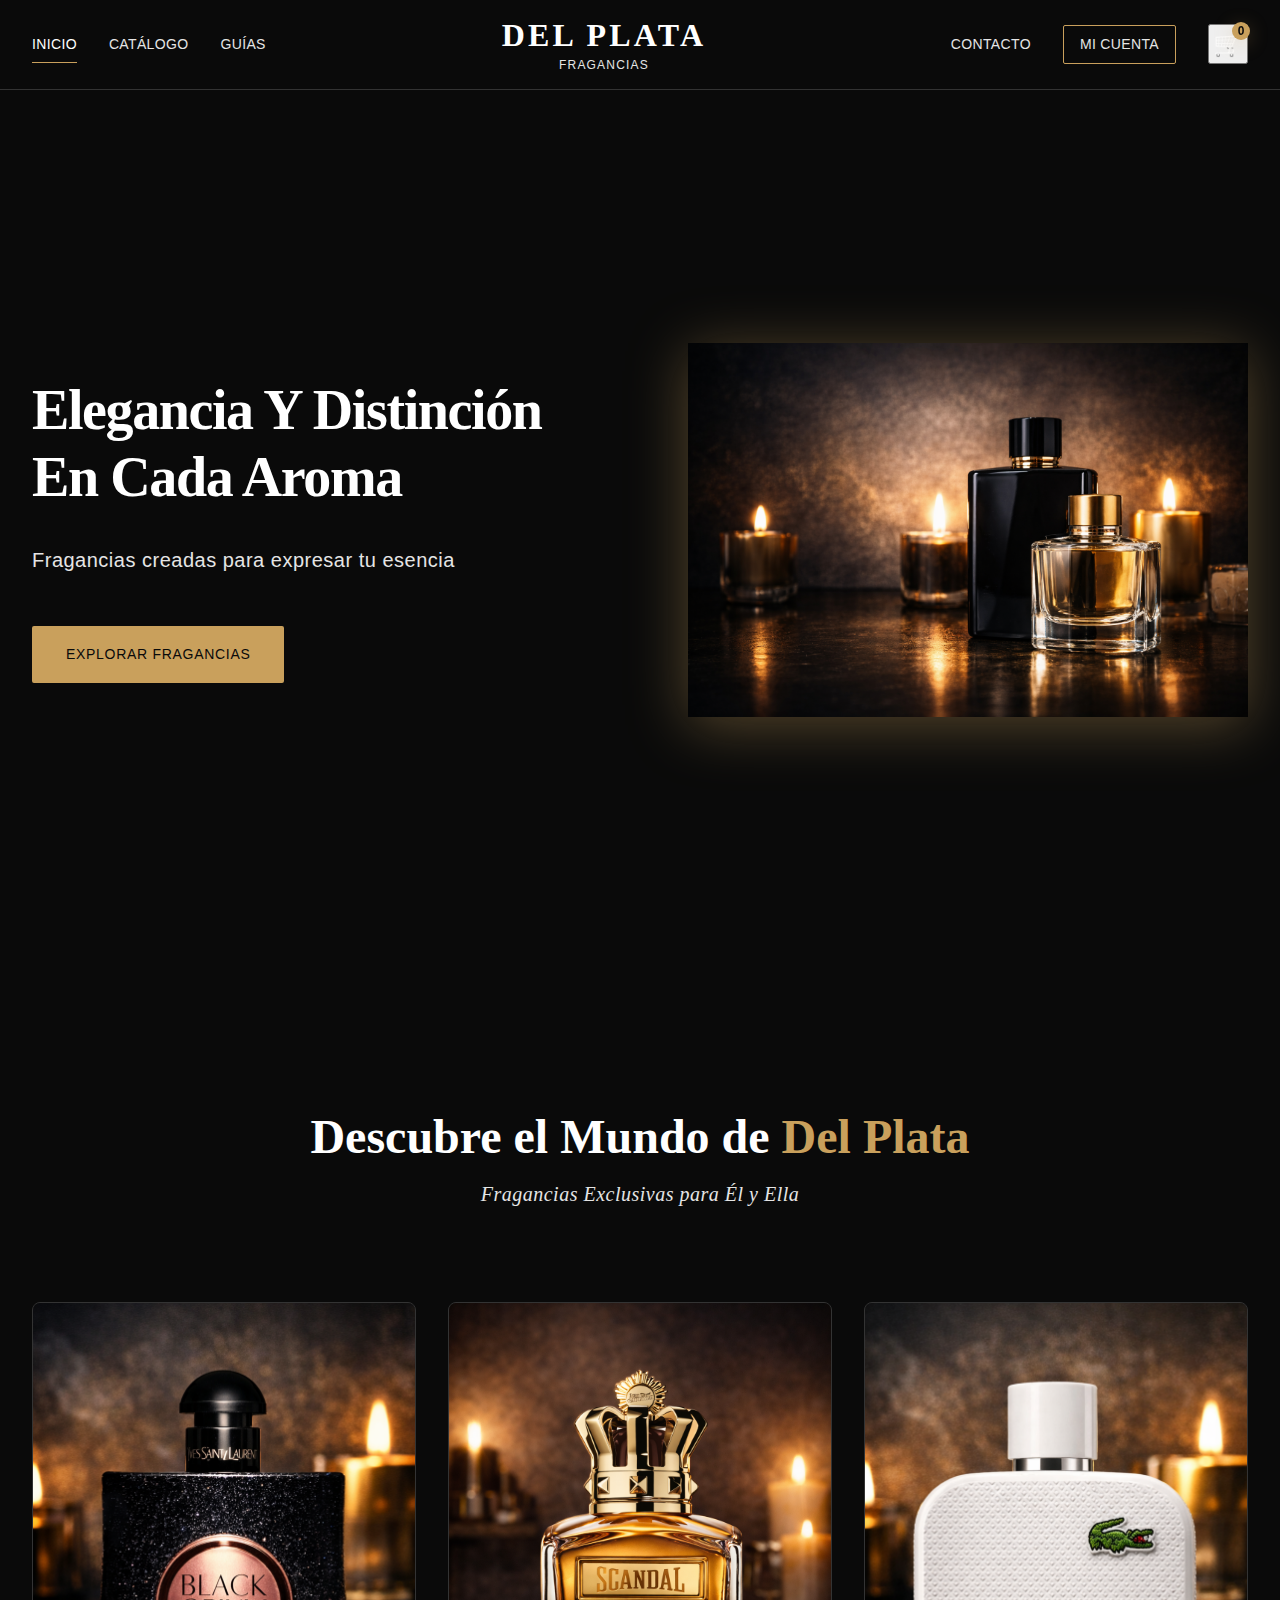
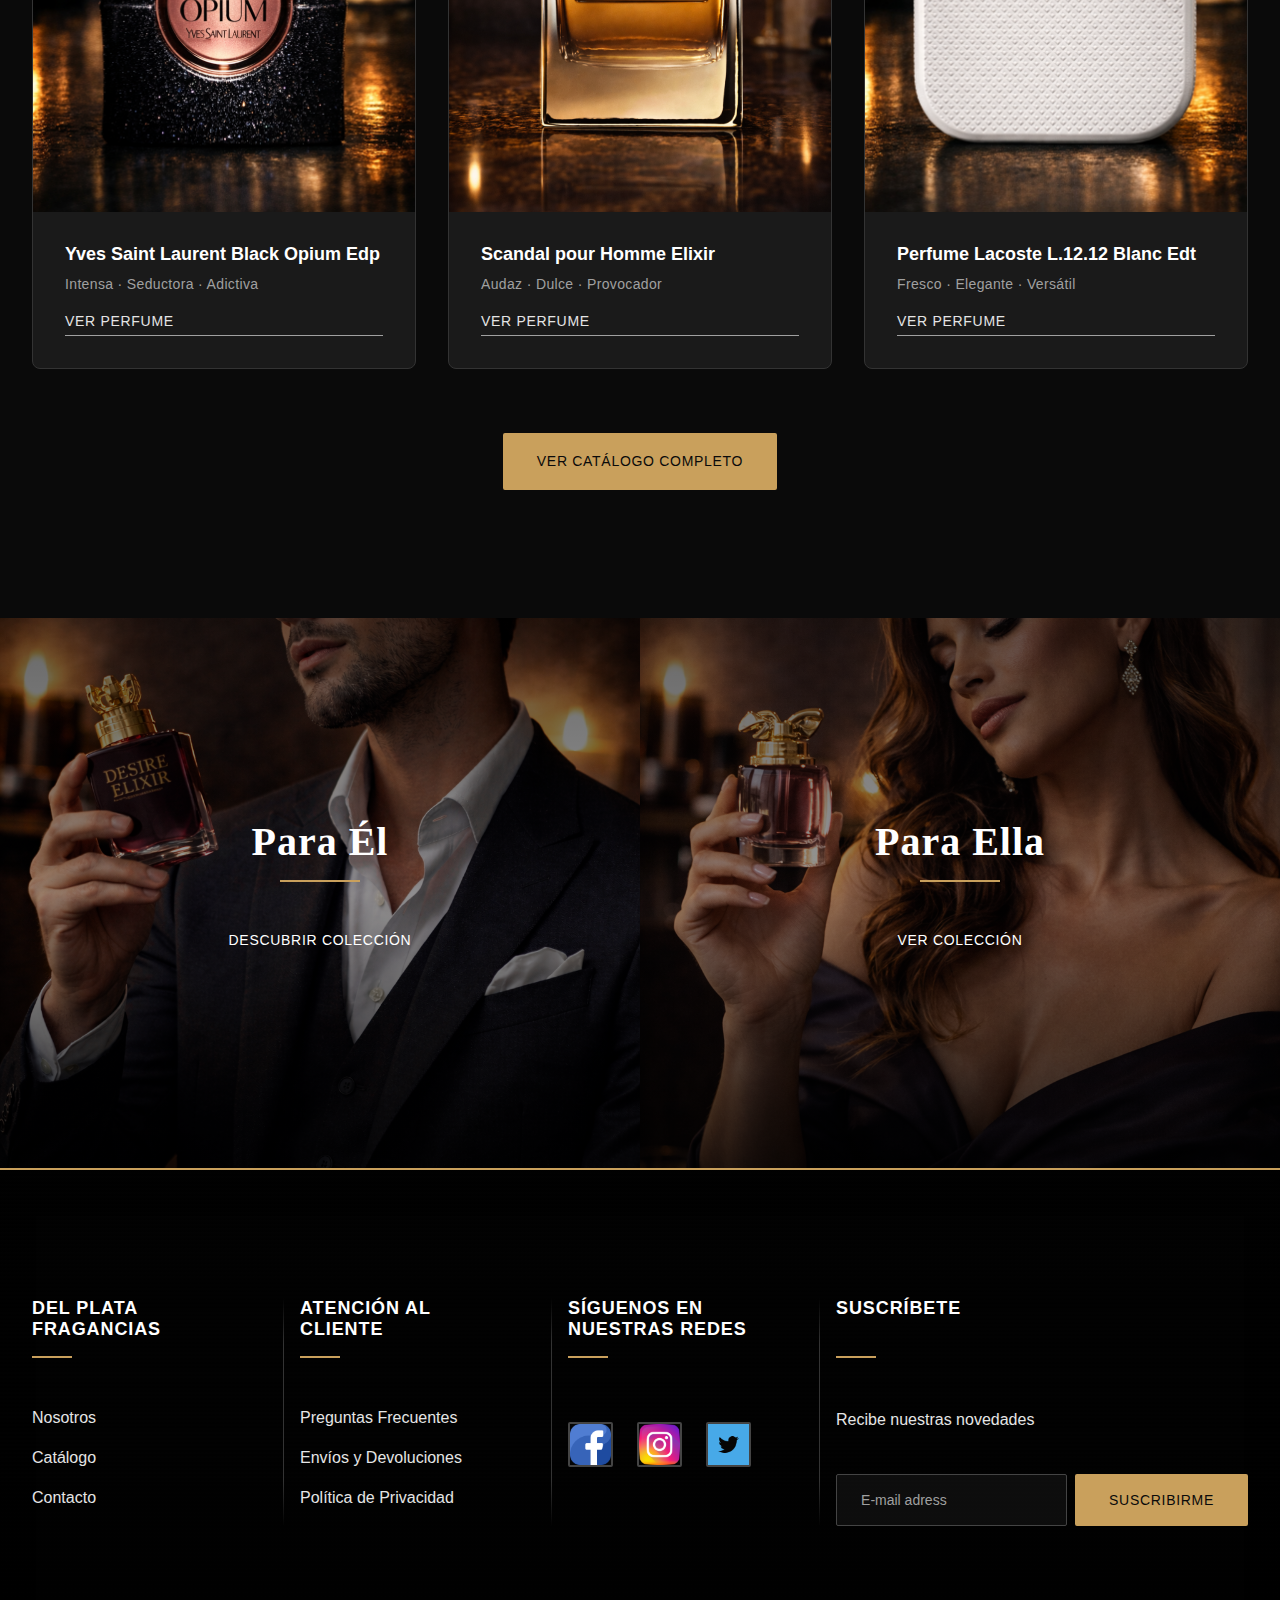
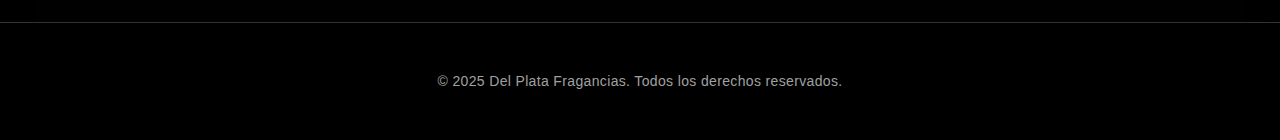
<file: success.html>
<!DOCTYPE html>
<html lang="es">
<head>
    <meta charset="UTF-8">
    <meta name="viewport" content="width=device-width, initial-scale=1.0">
    <meta name="description" content="Compra realizada con éxito - Del Plata Fragancias">
    <title>Compra Exitosa | Del Plata Fragancias</title>
    <link rel="icon" type="image/x-icon" href="assets/img/iconoDPF.png">
    
    <!-- CSS -->
    <link rel="stylesheet" href="css/variables.css">
    <link rel="stylesheet" href="css/main.css">
    <link rel="stylesheet" href="css/layout.css">
    <link rel="stylesheet" href="css/components.css">
    <link rel="stylesheet" href="css/success.css">
    <link rel="stylesheet" href="css/responsive.css">
</head>
<body>

    <!-- Header -->
    <header class="header-main">
        <nav class="navbar">
            <div class="navbar-container">
                <ul class="navbar-menu navbar-menu-left">
                    <li class="navbar-item">
                        <a href="index.html" class="navbar-link">Inicio</a>
                    </li>
                    <li class="navbar-item">
                        <a href="catalogo.html" class="navbar-link">Catálogo</a>
                    </li>
                </ul>

                <div class="navbar-brand">
                    <a href="index.html" class="brand-link">
                        <h1 class="brand-title">DEL PLATA</h1>
                        <h2 class="brand-subtitle">FRAGANCIAS</h2>
                    </a>
                </div>

                <ul class="navbar-menu navbar-menu-right">
                    <li class="navbar-item">
                        <a href="contacto.html" class="navbar-link">Contacto</a>
                    </li>
                </ul>

                <div class="navbar-cart">
                    <button class="cart-link" aria-label="Abrir carrito">
                        <span class="cart-icon">🛒</span>
                        <span class="cart-count" id="cartCount">0</span>
                    </button>
                </div>

                <button class="navbar-toggle" id="navbarToggle" aria-label="Abrir menú">
                    <span class="navbar-toggle-icon"></span>
                    <span class="navbar-toggle-icon"></span>
                    <span class="navbar-toggle-icon"></span>
                </button>
            </div>
        </nav>
    </header>

    <!-- Main Content -->
    <main class="main-content">
        
        <section class="success-section">
            <div class="container">
                <div class="success-content">
                    
                    <!-- Icono de éxito -->
                    <div class="success-icon">
                        <svg width="120" height="120" viewBox="0 0 120 120" fill="none" xmlns="http://www.w3.org/2000/svg">
                            <circle cx="60" cy="60" r="58" stroke="#C9A05C" stroke-width="4"/>
                            <path d="M35 60L52 77L85 44" stroke="#C9A05C" stroke-width="6" stroke-linecap="round" stroke-linejoin="round"/>
                        </svg>
                    </div>

                    <!-- Título -->
                    <h1 class="success-title">¡Compra Realizada con Éxito!</h1>
                    
                    <!-- Descripción -->
                    <p class="success-description">
                        Tu pedido ha sido procesado correctamente. 
                        En breve recibirás un email de confirmación con los detalles.
                    </p>

                    <!-- Número de orden -->
                    <div class="success-order-info">
                        <p class="success-order-label">Número de Orden:</p>
                        <p class="success-order-number" id="orderNumber">
                            <!-- Se llena dinámicamente con JS -->
                        </p>
                    </div>

                    <!-- Mensaje adicional -->
                    <div class="success-message">
                        <h3 class="success-message-title">¿Qué sigue?</h3>
                        <ul class="success-steps">
                            <li class="success-step">
                                <span class="step-icon">📧</span>
                                <span class="step-text">Recibirás un email de confirmación</span>
                            </li>
                            <li class="success-step">
                                <span class="step-icon">📦</span>
                                <span class="step-text">Prepararemos tu pedido con cuidado</span>
                            </li>
                            <li class="success-step">
                                <span class="step-icon">🚚</span>
                                <span class="step-text">Te contactaremos para coordinar el envío</span>
                            </li>
                        </ul>
                    </div>

                    <!-- Botones de acción -->
                    <div class="success-actions">
                        <a href="index.html" class="btn btn-primary">Volver al Inicio</a>
                        <a href="catalogo.html" class="btn btn-secondary">Seguir Comprando</a>
                    </div>

                    <!-- Información de contacto -->
                    <div class="success-contact">
                        <p class="success-contact-text">
                            ¿Necesitas ayuda? Contáctanos a 
                            <a href="mailto:contacto@delplata.com" class="success-contact-link">contacto@delplata.com</a>
                        </p>
                    </div>

                </div>
            </div>
        </section>

    </main>

    <!-- Footer -->
    <footer class="footer-main">
        <div class="footer-container">            
            <!-- Columna 1: Enlaces rápidos -->
            <div class="footer-column footer-column-links">
                <h4 class="footer-column-title">Del Plata Fragancias</h4>
                <ul class="footer-list">
                    <li class="footer-list-item">
                        <a href="nosotros.html" class="footer-link">Nosotros</a>
                    </li>
                    <li class="footer-list-item">
                        <a href="catalogo.html" class="footer-link">Catálogo</a>
                    </li>
                    <li class="footer-list-item">
                        <a href="contacto.html" class="footer-link">Contacto</a>
                    </li>
                </ul>
            </div>

            <!-- Columna 2: Atención al cliente -->
            <div class="footer-column footer-column-customer">
                <h4 class="footer-column-title">Atención al Cliente</h4>
                <ul class="footer-list">
                    <li class="footer-list-item">
                        <a href="preguntas-frecuentes.html" class="footer-link">Preguntas Frecuentes</a>
                    </li>
                    <li class="footer-list-item">
                        <a href="envios-devoluciones.html" class="footer-link">Envíos y Devoluciones</a>
                    </li>
                    <li class="footer-list-item">
                        <a href="politica-privacidad.html" class="footer-link">Política de Privacidad</a>
                    </li>
                </ul>
            </div>

            <!-- Columna 3: Redes Sociales -->
            <div class="footer-column footer-column-about">
                <h4 class="footer-column-title">Síguenos</h4>
                <div class="footer-social">
                    <a href="https://facebook.com" class="social-link" aria-label="Facebook" target="_blank" rel="noopener noreferrer">
                        <span class="social-icon"><img src="assets/img/facebook.png" alt="Icono de Facebook"></span>
                    </a>
                    <a href="https://instagram.com" class="social-link" aria-label="Instagram" target="_blank" rel="noopener noreferrer">
                        <span class="social-icon"><img src="assets/img/instagram.png" alt="Icono de Instagram"></span>
                    </a>
                    <a href="https://twitter.com" class="social-link" aria-label="Twitter" target="_blank" rel="noopener noreferrer">
                        <span class="social-icon"><img src="assets/img/TwitterIcono.png" alt="Icono de Twitter"></span>
                    </a>
                </div>
            </div>

            <!-- Columna 4: Suscripción Newsletter -->
            <div class="footer-column footer-column-subscribe">
                <h4 class="footer-column-title">Suscríbete</h4>
                <p class="footer-text footer-text-small">
                    Recibe nuestras novedades
                </p>
                <form class="footer-newsletter-form" id="newsletterForm" action="#" method="post">
                    <div class="form-group">
                        <input type="email" id="newsletterEmail" name="email" class="form-input footer-input" placeholder="E-mail adress" required aria-label="Correo electrónico para newsletter">
                        <button type="submit" class="btn btn-primary btn-newsletter-footer">Suscribirme</button>
                    </div>
                </form>
            </div>
        </div>

        <!-- Footer Bottom -->
        <div class="footer-bottom">
            <div class="footer-bottom-container">
                <p class="footer-copyright">
                    &copy; 2025 Del Plata Fragancias. Todos los derechos reservados.
                </p>
            </div>
        </div>
    </footer>

    <!-- Scripts -->
    <script type="module" src="js/header.js"></script>
    <script type="module" src="js/pages/SuccessPage.js"></script>

</body>
</html>
</file>
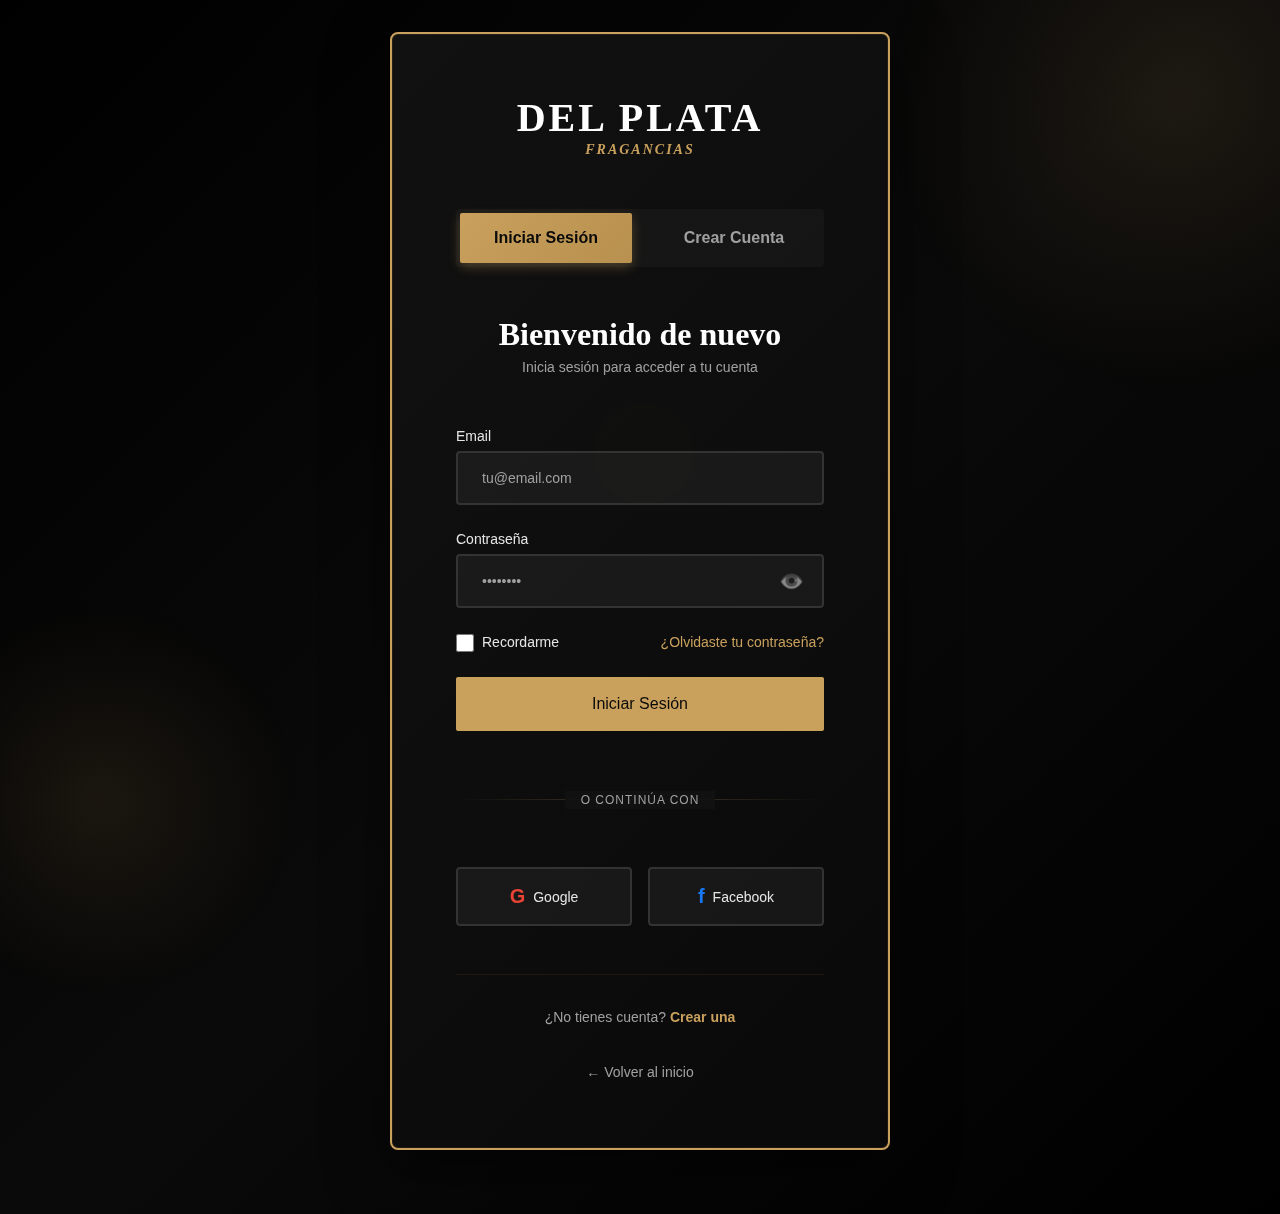
<file: pages/auth.html>
<!DOCTYPE html>
<html lang="es">
<head>
    <meta charset="UTF-8">
    <meta name="viewport" content="width=device-width, initial-scale=1.0">
    <meta name="description" content="Inicia sesión o crea tu cuenta en Del Plata Fragancias">
    <title>Acceder | Del Plata Fragancias</title>
    
    <!-- CSS -->
    <link rel="stylesheet" href="../css/variables.css">
    <link rel="stylesheet" href="../css/main.css">
    <link rel="stylesheet" href="../css/layout.css">
    <link rel="stylesheet" href="../css/components.css">
    <link rel="stylesheet" href="../css/auth.css">
    <link rel="icon" type="image/x-icon" href="../assets/img/iconoDPF.png" />

</head>
<body class="auth-page">

    <!-- Auth Container -->
    <main class="auth-main">
        
        <!-- Background Decoration -->
        <div class="auth-background">
            <div class="auth-background-circle auth-circle-1"></div>
            <div class="auth-background-circle auth-circle-2"></div>
            <div class="auth-background-circle auth-circle-3"></div>
        </div>

        <!-- Auth Card -->
        <div class="auth-card">
            
            <!-- Logo/Brand -->
            <div class="auth-brand">
                <a href="../index.html" class="auth-brand-link">
                    <h1 class="auth-brand-title">DEL PLATA</h1>
                    <h2 class="auth-brand-subtitle">FRAGANCIAS</h2>
                </a>
            </div>

            <!-- Tabs -->
            <div class="auth-tabs">
                <button class="auth-tab auth-tab-active" data-tab="login">
                    Iniciar Sesión
                </button>
                <button class="auth-tab" data-tab="register">
                    Crear Cuenta
                </button>
            </div>

            <!-- Forms Container -->
            <div class="auth-forms">

                <!-- Login Form -->
                <form class="auth-form auth-form-active" id="loginForm">
                    <div class="auth-form-header">
                        <h3 class="auth-form-title">Bienvenido de nuevo</h3>
                        <p class="auth-form-subtitle">Inicia sesión para acceder a tu cuenta</p>
                    </div>

                    <div class="auth-form-body">
                        <!-- Email -->
                        <div class="form-group">
                            <label for="loginEmail" class="form-label">Email</label>
                            <input 
                                type="email" 
                                id="loginEmail" 
                                class="form-input" 
                                placeholder="tu@email.com"
                                required
                                autocomplete="email">
                        </div>

                        <!-- Password -->
                        <div class="form-group">
                            <label for="loginPassword" class="form-label">Contraseña</label>
                            <div class="password-input-wrapper">
                                <input 
                                    type="password" 
                                    id="loginPassword" 
                                    class="form-input" 
                                    placeholder="••••••••"
                                    required
                                    autocomplete="current-password">
                                <button type="button" class="password-toggle" data-target="loginPassword">
                                    <span class="password-toggle-icon">👁️</span>
                                </button>
                            </div>
                        </div>

                        <!-- Remember & Forgot -->
                        <div class="auth-options">
                            <label class="checkbox-label">
                                <input type="checkbox" id="rememberMe" class="checkbox-input">
                                <span class="checkbox-text">Recordarme</span>
                            </label>
                            <a href="#" class="auth-link">¿Olvidaste tu contraseña?</a>
                        </div>

                        <!-- Submit Button -->
                        <button type="submit" class="btn btn-primary btn-auth">
                            Iniciar Sesión
                        </button>

                        <!-- Divider -->
                        <div class="auth-divider">
                            <span class="auth-divider-text">o continúa con</span>
                        </div>

                        <!-- Social Login -->
                        <div class="auth-social">
                            <button type="button" class="btn-social btn-social-google">
                                <span class="btn-social-icon">G</span>
                                <span class="btn-social-text">Google</span>
                            </button>
                            <button type="button" class="btn-social btn-social-facebook">
                                <span class="btn-social-icon">f</span>
                                <span class="btn-social-text">Facebook</span>
                            </button>
                        </div>
                    </div>

                    <!-- Switch to Register -->
                    <div class="auth-switch">
                        <p class="auth-switch-text">
                            ¿No tienes cuenta? 
                            <button type="button" class="auth-switch-link" data-switch="register">
                                Crear una
                            </button>
                        </p>
                    </div>
                </form>

                <!-- Register Form -->
                <form class="auth-form" id="registerForm">
                    <div class="auth-form-header">
                        <h3 class="auth-form-title">Crear tu cuenta</h3>
                        <p class="auth-form-subtitle">Únete a la experiencia Del Plata</p>
                    </div>

                    <div class="auth-form-body">
                        <!-- Name -->
                        <div class="form-group">
                            <label for="registerName" class="form-label">Nombre completo</label>
                            <input 
                                type="text" 
                                id="registerName" 
                                class="form-input" 
                                placeholder="Juan Pérez"
                                required
                                autocomplete="name">
                        </div>

                        <!-- Email -->
                        <div class="form-group">
                            <label for="registerEmail" class="form-label">Email</label>
                            <input 
                                type="email" 
                                id="registerEmail" 
                                class="form-input" 
                                placeholder="tu@email.com"
                                required
                                autocomplete="email">
                        </div>

                        <!-- Password -->
                        <div class="form-group">
                            <label for="registerPassword" class="form-label">Contraseña</label>
                            <div class="password-input-wrapper">
                                <input 
                                    type="password" 
                                    id="registerPassword" 
                                    class="form-input" 
                                    placeholder="Mínimo 8 caracteres"
                                    required
                                    autocomplete="new-password">
                                <button type="button" class="password-toggle" data-target="registerPassword">
                                    <span class="password-toggle-icon">👁️</span>
                                </button>
                            </div>
                            <div class="password-strength" id="passwordStrength">
                                <div class="password-strength-bar">
                                    <div class="password-strength-fill"></div>
                                </div>
                                <p class="password-strength-text">Usa 8 o más caracteres con letras, números y símbolos</p>
                            </div>
                        </div>

                        <!-- Confirm Password -->
                        <div class="form-group">
                            <label for="registerPasswordConfirm" class="form-label">Confirmar contraseña</label>
                            <div class="password-input-wrapper">
                                <input 
                                    type="password" 
                                    id="registerPasswordConfirm" 
                                    class="form-input" 
                                    placeholder="Repite tu contraseña"
                                    required
                                    autocomplete="new-password">
                                <button type="button" class="password-toggle" data-target="registerPasswordConfirm">
                                    <span class="password-toggle-icon">👁️</span>
                                </button>
                            </div>
                        </div>

                        <!-- Terms -->
                        <label class="checkbox-label">
                            <input type="checkbox" id="acceptTerms" class="checkbox-input" required>
                            <span class="checkbox-text">
                                Acepto los <a href="politica-privacidad.html" class="auth-link">términos y condiciones</a>
                            </span>
                        </label>

                        <!-- Submit Button -->
                        <button type="submit" class="btn btn-primary btn-auth">
                            Crear Cuenta
                        </button>

                        <!-- Divider -->
                        <div class="auth-divider">
                            <span class="auth-divider-text">o regístrate con</span>
                        </div>

                        <!-- Social Register -->
                        <div class="auth-social">
                            <button type="button" class="btn-social btn-social-google">
                                <span class="btn-social-icon">G</span>
                                <span class="btn-social-text">Google</span>
                            </button>
                            <button type="button" class="btn-social btn-social-facebook">
                                <span class="btn-social-icon">f</span>
                                <span class="btn-social-text">Facebook</span>
                            </button>
                        </div>
                    </div>

                    <!-- Switch to Login -->
                    <div class="auth-switch">
                        <p class="auth-switch-text">
                            ¿Ya tienes cuenta? 
                            <button type="button" class="auth-switch-link" data-switch="login">
                                Iniciar sesión
                            </button>
                        </p>
                    </div>
                </form>

            </div>

            <!-- Back to Home -->
            <div class="auth-footer">
                <a href="../index.html" class="auth-footer-link">
                    ← Volver al inicio
                </a>
            </div>

        </div>

    </main>

    <!-- Scripts -->
    <script type="module" src="../js/pages/AuthPage.js"></script>

</body>
</html>
</file>
<file: css/variables.css>
:root {
    /* ===== PALETA DE COLORES ===== */
    
    /* Colores Principales */
    --color-primary: #C9A05C;           
    --color-primary-dark: #A88446;      
    --color-primary-light: #D4B478;     
    
    /* Colores de Fondo */
    --color-bg-dark: #0A0A0A;           
    --color-bg-darker: #000000;         
    --color-bg-medium: #1A1A1A;         
    --color-bg-light: #2A2A2A;          
    
    /* Colores de Texto */
    --color-text-primary: #FFFFFF;      
    --color-text-secondary: #E5E5E5;    
    --color-text-muted: #A0A0A0;        
    --color-text-dark: #666666;         
    
    /* Colores de Acento */
    --color-accent-gold: #D4AF37;      
    --color-accent-bronze: #8B6914;     
    --color-accent-warm: #E8D5B7;       
    
    /* Colores de Estado */
    --color-success: #4CAF50;           
    --color-error: #F44336;             
    --color-warning: #FF9800;           
    --color-info: #2196F3;              
    
    /* Colores de Bordes */
    --color-border-dark: #333333;       
    --color-border-medium: #444444;     
    --color-border-light: #555555;      
    --color-border-gold: #C9A05C;       
    
    
    /* ===== TIPOGRAFÍA ===== */
    
    /* Familias de Fuentes */
    --font-primary: 'Playfair Display', 'Georgia', serif;     
    --font-secondary: 'Montserrat', 'Helvetica Neue', sans-serif;  
    --font-accent: 'Cormorant Garamond', 'Times New Roman', serif; 
    
    /* Tamaños de Fuente */
    --font-size-xs: 0.75rem;        /* 12px */
    --font-size-sm: 0.875rem;       /* 14px */
    --font-size-base: 1rem;         /* 16px */
    --font-size-md: 1.125rem;       /* 18px */
    --font-size-lg: 1.25rem;        /* 20px */
    --font-size-xl: 1.5rem;         /* 24px */
    --font-size-2xl: 2rem;          /* 32px */
    --font-size-3xl: 2.5rem;        /* 40px */
    --font-size-4xl: 3rem;          /* 48px */
    --font-size-5xl: 3.5rem;        /* 56px */
    --font-size-6xl: 4rem;          /* 64px */
    
    /* Pesos de Fuente */
    --font-weight-light: 300;
    --font-weight-regular: 400;
    --font-weight-medium: 500;
    --font-weight-semibold: 600;
    --font-weight-bold: 700;
    --font-weight-black: 900;
    
    /* Altura de Línea */
    --line-height-tight: 1.2;
    --line-height-normal: 1.5;
    --line-height-relaxed: 1.75;
    --line-height-loose: 2;
    
    /* Espaciado de Letras */
    --letter-spacing-tight: -0.025em;
    --letter-spacing-normal: 0;
    --letter-spacing-wide: 0.025em;
    --letter-spacing-wider: 0.05em;
    --letter-spacing-widest: 0.1em;
    
    
    /* ===== ESPACIADO ===== */
    
    --spacing-xs: 0.25rem;      /* 4px */
    --spacing-sm: 0.5rem;       /* 8px */
    --spacing-md: 1rem;         /* 16px */
    --spacing-lg: 1.5rem;       /* 24px */
    --spacing-xl: 2rem;         /* 32px */
    --spacing-2xl: 3rem;        /* 48px */
    --spacing-3xl: 4rem;        /* 64px */
    --spacing-4xl: 6rem;        /* 96px */
    --spacing-5xl: 8rem;        /* 128px */
    
    
    /* ===== DIMENSIONES ===== */
    
    /* Anchos de Contenedor */
    --container-xs: 480px;
    --container-sm: 640px;
    --container-md: 768px;
    --container-lg: 1024px;
    --container-xl: 1280px;
    --container-2xl: 1440px;
    --container-full: 100%;
    
    /* Alturas */
    --header-height: 80px;
    --footer-height: auto;
    
    
    /* ===== BORDES Y RADIOS ===== */
    
    --border-radius-none: 0;
    --border-radius-sm: 0.125rem;   /* 2px */
    --border-radius-md: 0.25rem;    /* 4px */
    --border-radius-lg: 0.5rem;     /* 8px */
    --border-radius-xl: 1rem;       /* 16px */
    --border-radius-2xl: 1.5rem;    /* 24px */
    --border-radius-full: 9999px;   /* Círculo completo */
    
    --border-width-thin: 1px;
    --border-width-medium: 2px;
    --border-width-thick: 4px;
    
    
    /* ===== SOMBRAS ===== */
    
    --shadow-sm: 0 1px 2px 0 rgba(0, 0, 0, 0.5);
    --shadow-md: 0 4px 6px -1px rgba(0, 0, 0, 0.5), 0 2px 4px -1px rgba(0, 0, 0, 0.3);
    --shadow-lg: 0 10px 15px -3px rgba(0, 0, 0, 0.6), 0 4px 6px -2px rgba(0, 0, 0, 0.4);
    --shadow-xl: 0 20px 25px -5px rgba(0, 0, 0, 0.7), 0 10px 10px -5px rgba(0, 0, 0, 0.5);
    --shadow-2xl: 0 25px 50px -12px rgba(0, 0, 0, 0.8);
    --shadow-gold: 0 4px 20px rgba(201, 160, 92, 0.3);
    --shadow-gold-lg: 0 8px 30px rgba(201, 160, 92, 0.4);
    
    
    /* ===== TRANSICIONES ===== */
    
    --transition-fast: 150ms ease-in-out;
    --transition-base: 300ms ease-in-out;
    --transition-slow: 500ms ease-in-out;
    --transition-slower: 700ms ease-in-out;
    
    /* Funciones de Tiempo (Easing) */
    --ease-in: cubic-bezier(0.4, 0, 1, 1);
    --ease-out: cubic-bezier(0, 0, 0.2, 1);
    --ease-in-out: cubic-bezier(0.4, 0, 0.2, 1);
    --ease-smooth: cubic-bezier(0.25, 0.1, 0.25, 1);
    
    
    /* ===== Z-INDEX ===== */
    
    --z-index-dropdown: 1000;
    --z-index-sticky: 1020;
    --z-index-fixed: 1030;
    --z-index-modal-backdrop: 1040;
    --z-index-modal: 1050;
    --z-index-popover: 1060;
    --z-index-tooltip: 1070;
    
    
    /* ===== OPACIDAD ===== */
    
    --opacity-0: 0;
    --opacity-10: 0.1;
    --opacity-20: 0.2;
    --opacity-30: 0.3;
    --opacity-40: 0.4;
    --opacity-50: 0.5;
    --opacity-60: 0.6;
    --opacity-70: 0.7;
    --opacity-80: 0.8;
    --opacity-90: 0.9;
    --opacity-100: 1;
    
    
    /* ===== EFECTOS ESPECIALES ===== */
    
    /* Overlays */
    --overlay-dark: rgba(0, 0, 0, 0.7);
    --overlay-medium: rgba(0, 0, 0, 0.5);
    --overlay-light: rgba(0, 0, 0, 0.3);
    --overlay-gold: rgba(201, 160, 92, 0.1);
    
    /* Gradientes */
    --gradient-gold: linear-gradient(135deg, #C9A05C 0%, #D4AF37 100%);
    --gradient-dark: linear-gradient(180deg, #0A0A0A 0%, #1A1A1A 100%);
    --gradient-overlay: linear-gradient(180deg, rgba(0,0,0,0) 0%, rgba(0,0,0,0.8) 100%);
    
    /* Blur */
    --blur-sm: blur(4px);
    --blur-md: blur(8px);
    --blur-lg: blur(16px);
    --blur-xl: blur(24px);
    
    
    /* ===== BREAKPOINTS (para uso en JavaScript o comentarios) ===== */
    
    /* 
    --breakpoint-xs: 480px;
    --breakpoint-sm: 640px;
    --breakpoint-md: 768px;
    --breakpoint-lg: 1024px;
    --breakpoint-xl: 1280px;
    --breakpoint-2xl: 1536px;
    */
}


/* ===== VARIABLES PARA MODO CLARO (Opcional - Futuro) ===== */

/* 
[data-theme="light"] {
    --color-bg-dark: #FFFFFF;
    --color-bg-medium: #F5F5F5;
    --color-bg-light: #E0E0E0;
    --color-text-primary: #0A0A0A;
    --color-text-secondary: #333333;
    --color-text-muted: #666666;
}
*/
</file>
<file: css/layout.css>
/* ===== Footer ===== */
.footer-main {
    position: relative;
    width: 100%;
    background-color: #050505;
    background-image: 
        linear-gradient(rgba(0, 0, 0, 0.7), rgba(0, 0, 0, 0.9)),
        repeating-linear-gradient(
            0deg,
            transparent,
            transparent 2px,
            rgba(255, 255, 255, 0.01) 2px,
            rgba(255, 255, 255, 0.01) 4px
        );
    border-top: 2px solid var(--color-border-gold);
    padding-top: var(--spacing-5xl);
    box-shadow: inset 0 10px 30px rgba(0, 0, 0, 0.5);
}

.footer-container {
    max-width: var(--container-2xl);
    margin: 0 auto;
    padding: 0 var(--spacing-xl);
    display: grid;
    grid-template-columns: repeat(4, 1fr);
    gap: var(--spacing-4xl);
    padding-bottom: var(--spacing-4xl);
}

.footer-column {
    display: flex;
    flex-direction: column;
    gap: var(--spacing-lg);
}

/* ===== FOOTER LISTS ===== */

.footer-list {
    list-style: none;
    padding: 0;
    margin: 0;
    display: flex;
    flex-direction: column;
    gap: var(--spacing-md);
}

.footer-list-item {
    margin: 0;
}

/* ===== SOCIAL ICONS ===== */

.footer-social {
    display: flex;
    gap: var(--spacing-lg);
    align-items: center;
    margin-top: var(--spacing-md);
}

/* ===== NEWSLETTER FORM ===== */

.footer-newsletter-form {
    width: 100%;
    margin-top: var(--spacing-md);
}

.form-group {
    display: flex;
    gap: var(--spacing-sm);
}

/* ===== FOOTER BOTTOM ===== */

.footer-bottom {
    border-top: 1px solid var(--color-border-dark);
    padding: var(--spacing-2xl) 0;
    background-color: rgba(0, 0, 0, 0.8);
}

.footer-bottom-container {
    max-width: var(--container-2xl);
    margin: 0 auto;
    padding: 0 var(--spacing-xl);
    text-align: center;
}

/* ===== Section El/Ella ===== */

.gender-categories-section {
    position: relative;
    width: 100%;
    padding: 0;
    overflow: hidden;
}

.gender-categories-container {
    display: grid;
    grid-template-columns: 1fr 1fr;
    gap: 0;
    max-width: 100%;
}

/* ===== GENDER CATEGORY ===== */

.gender-category {
    position: relative;
    height: 600px;
    overflow: hidden;
    display: flex;
    align-items: center;
    justify-content: center;
}

.gender-category-image-wrapper {
    position: absolute;
    top: 0;
    left: 0;
    width: 100%;
    height: 100%;
    z-index: 1;
}

.gender-category-content {
    position: relative;
    z-index: 3;
    text-align: center;
    display: flex;
    flex-direction: column;
    align-items: center;
    gap: var(--spacing-xl);
}




/* ===== Brand Identity Section ===== */
.brand-identity-section {
    position: relative;
    width: 100%;
    padding: var(--spacing-5xl) 0;
    background-color: var(--color-bg-dark);
}

.brand-identity-content {
    text-align: center;
    margin-bottom: var(--spacing-4xl);
}

/* ===== GRID DE PRODUCTOS DESTACADOS ===== */

.products-grid-highlight {
    display: grid;
    grid-template-columns: repeat(3, 1fr);
    gap: var(--spacing-2xl);
    margin-bottom: var(--spacing-3xl);
}

/* ===== PRODUCT CARD LAYOUT ===== */

.product-card-highlight {
    position: relative;
    background-color: var(--color-bg-medium);
    border-radius: var(--border-radius-lg);
    overflow: hidden;
    transition: all var(--transition-base);
}

.product-card-link {
    display: block;
    height: 100%;
    text-decoration: none;
    color: inherit;
}

.product-image-container {
    position: relative;
    width: 100%;
    aspect-ratio: 3 / 4;
    overflow: hidden;
    background-color: var(--color-bg-light);
}

.product-info {
    padding: var(--spacing-xl);
    display: flex;
    flex-direction: column;
    gap: var(--spacing-sm);
}

/* ===== SECTION CTA ===== */

.section-cta {
    text-align: center;
    margin-top: var(--spacing-3xl);
}
/*===== Hero Section =====*/
.hero-section {
    position: relative;
    width: 100%;
    min-height: 100vh;
    display: flex;
    align-items: center;
    background-color: var(--color-bg-dark);
    overflow: hidden;
}

.hero-container {
    max-width: var(--container-2xl);
    margin: 0 auto;
    padding: var(--spacing-3xl) var(--spacing-xl);
    display: grid;
    grid-template-columns: 1fr 1fr;
    gap: var(--spacing-4xl);
    align-items: center;
    width: 100%;
}

.hero-content {
    z-index: 2;
    display: flex;
    flex-direction: column;
    gap: var(--spacing-xl);
}

.hero-image {
    position: relative;
    z-index: 1;
    display: flex;
    align-items: center;
    justify-content: center;
}

/* ===== HEADER STRUCTURE ===== */

.header-main {
    position: fixed;
    top: 0;
    left: 0;
    width: 100%;
    background-color: var(--color-bg-dark);
    border-bottom: 1px solid var(--color-border-dark);
    z-index: var(--z-index-fixed);
    transition: all var(--transition-base);
}

.header-main.scrolled {
    background-color: rgba(10, 10, 10, 0.95);
    backdrop-filter: var(--blur-md);
    box-shadow: var(--shadow-lg);
}

/* ===== NAVBAR STRUCTURE ===== */

.navbar {
    width: 100%;
    padding: 0;
}

.navbar-container {
    max-width: var(--container-2xl);
    margin: 0 auto;
    padding: var(--spacing-md) var(--spacing-xl);
    display: grid;
    grid-template-columns: 1fr auto 1fr auto;
    align-items: center;
    gap: var(--spacing-xl);
}
.navbar-cart {
    grid-column: 4;
    display: flex;
    align-items: center;
    justify-self: end;
}

.navbar-menu-right {
    grid-column: 3;
}

.navbar-brand {
    grid-column: 2;
}

.navbar-menu-left {
    grid-column: 1;
}

/* ===== NAVIGATION MENUS LAYOUT ===== */

.navbar-menu {
    display: flex;
    align-items: center;
    list-style: none;
    margin: 0;
    padding: 0;
    gap: var(--spacing-xl);
}


.navbar-menu-left {
    justify-content: flex-start;
}

.navbar-menu-right {
    justify-content: flex-end;
    
}

.navbar-item {
    position: relative;
}

/* ===== BRAND LOGO LAYOUT ===== */

.navbar-brand {
    text-align: center;
    display: flex;
    justify-content: center;
}
/* ===== CART LAYOUT ===== */

.navbar-cart {
    display: flex;
    align-items: center;
    margin-left: 0;
}

/* ===== MOBILE TOGGLE LAYOUT ===== */

.navbar-toggle {
    display: none;
    flex-direction: column;
    justify-content: space-between;
    width: 30px;
    height: 24px;
    background: transparent;
    border: none;
    cursor: pointer;
    padding: 0;
    z-index: calc(var(--z-index-fixed) + 10);
}

.navbar-toggle-icon {
    width: 100%;
    height: 2px;
    background-color: var(--color-text-primary);
    transition: all var(--transition-base);
    border-radius: var(--border-radius-sm);
}
</file>
<file: css/components.css>
/* ===== Footer ===== */
/* ===== FOOTER COLUMN TITLES ===== */

.footer-column-title {
    font-family: var(--font-secondary);
    font-size: var(--font-size-md);
    font-weight: var(--font-weight-bold);
    color: var(--color-text-primary);
    letter-spacing: var(--letter-spacing-wider);
    margin: 0 0 var(--spacing-lg) 0;
    text-transform: uppercase;
    position: relative;
    padding-bottom: var(--spacing-sm);
    min-height: 60px; 
    display: flex;
    align-items: flex-start;
}

/* Línea decorativa debajo del título */
.footer-column-title::after {
    content: '';
    position: absolute;
    bottom: 0;
    left: 0;
    width: 40px;
    height: 2px;
    background-color: var(--color-primary);
}


/* ===== FOOTER LINKS ===== */

.footer-link {
    display: inline-block;
    font-family: var(--font-secondary);
    font-size: var(--font-size-base);
    font-weight: var(--font-weight-regular);
    color: var(--color-text-secondary);
    text-decoration: none;
    transition: all var(--transition-base);
    position: relative;
    padding-left: 0;
}

.footer-link::before {
    content: '→';
    position: absolute;
    left: -20px;
    opacity: 0;
    color: var(--color-primary);
    transition: all var(--transition-base);
}

.footer-link:hover {
    color: var(--color-primary);
    padding-left: var(--spacing-lg);
}

.footer-link:hover::before {
    left: 0;
    opacity: 1;
}

/* ===== SOCIAL LINKS ===== */

.social-link {
    display: flex;
    align-items: center;
    justify-content: center;
    width: 45px;
    height: 45px;
    border: 2px solid var(--color-border-medium);
    border-radius: var(--border-radius-sm);
    text-decoration: none;
    transition: all var(--transition-base);
    background-color: rgba(255, 255, 255, 0.02);
}

.social-link:hover {
    background-color: var(--color-primary);
    border-color: var(--color-primary);
    transform: translateY(-5px);
    box-shadow: var(--shadow-gold-lg);
}

.social-icon {
    font-size: var(--font-size-base);
    color: var(--color-text-secondary);
    transition: color var(--transition-base);
    font-weight: var(--font-weight-semibold);
}

.social-link:hover .social-icon {
    color: var(--color-bg-dark);
}

/* ===== NEWSLETTER ===== */

.footer-text {
    font-family: var(--font-secondary);
    font-size: var(--font-size-base);
    color: var(--color-text-secondary);
    line-height: var(--line-height-relaxed);
    margin: 0;
    font-weight: var(--font-weight-light);
}

.footer-text-small {
    font-size: var(--font-size-base);
    color: var(--color-text-secondary);
    font-weight: var(--font-weight-regular);
    letter-spacing: var(--letter-spacing-normal);
}

.form-input {
    flex: 1;
    padding: var(--spacing-md) var(--spacing-lg);
    font-family: var(--font-secondary);
    font-size: var(--font-size-sm);
    color: var(--color-text-primary);
    background-color: rgba(255, 255, 255, 0.05);
    border: 1px solid var(--color-border-medium);
    border-radius: var(--border-radius-sm);
    outline: none;
    transition: all var(--transition-base);
}

.form-input::placeholder {
    color: var(--color-text-muted);
    font-size: var(--font-size-sm);
}

.form-input:focus {
    border-color: var(--color-primary);
    background-color: rgba(255, 255, 255, 0.08);
    box-shadow: 0 0 0 3px rgba(201, 160, 92, 0.15);
}

.footer-input {
    background-color: rgba(255, 255, 255, 0.05);
}

.btn-newsletter-footer {
    padding: var(--spacing-md) var(--spacing-xl);
    font-size: var(--font-size-sm);
    text-transform: uppercase;
    letter-spacing: var(--letter-spacing-wider);
    white-space: nowrap;
    font-weight: var(--font-weight-semibold);
}

/* ===== FOOTER COPYRIGHT ===== */

.footer-copyright {
    font-family: var(--font-secondary);
    font-size: var(--font-size-sm);
    color: var(--color-text-muted);
    margin: 0;
    letter-spacing: var(--letter-spacing-wide);
    font-weight: var(--font-weight-light);
}

/* ===== SEPARADORES ENTRE COLUMNAS (OPCIONAL) ===== */

.footer-column:not(:last-child)::after {
    content: '';
    position: absolute;
    right: calc(var(--spacing-2xl) * -1);
    top: 0;
    height: 100%;
    width: 1px;
    background: linear-gradient(
        to bottom,
        transparent 0%,
        var(--color-border-dark) 20%,
        var(--color-border-dark) 80%,
        transparent 100%
    );
}

.footer-column {
    position: relative;
}



/* ===== Section El/Ella ===== */
/* ===== IMAGE ===== */

.gender-category-image {
    width: 100%;
    height: 100%;
    object-fit: cover;
    object-position: center;
    transition: transform var(--transition-slower);
}

.gender-category:hover .gender-category-image {
    transform: scale(1.08);
}

/* ===== OVERLAY ===== */

.gender-category-overlay {
    position: absolute;
    top: 0;
    left: 0;
    width: 100%;
    height: 100%;
    background: linear-gradient(
        to top,
        rgba(0, 0, 0, 0.8) 0%,
        rgba(0, 0, 0, 0.4) 50%,
        rgba(0, 0, 0, 0.6) 100%
    );
    z-index: 2;
    transition: background var(--transition-base);
}

.gender-category:hover .gender-category-overlay {
    background: linear-gradient(
        to top,
        rgba(0, 0, 0, 0.7) 0%,
        rgba(0, 0, 0, 0.3) 50%,
        rgba(0, 0, 0, 0.5) 100%
    );
}

/* ===== TITLE ===== */

.gender-category-title {
    font-family: var(--font-primary);
    font-size: var(--font-size-4xl);
    font-weight: var(--font-weight-bold);
    color: var(--color-text-primary);
    letter-spacing: var(--letter-spacing-wide);
    margin: 0;
    text-transform: capitalize;
    position: relative;
    padding-bottom: var(--spacing-md);
}

/* Línea decorativa */
.gender-category-title::after {
    content: '';
    position: absolute;
    bottom: 0;
    left: 50%;
    transform: translateX(-50%);
    width: 80px;
    height: 2px;
    background-color: var(--color-primary);
}

/* ===== BUTTON ===== */

.btn-outline-light {
    background-color: transparent;
    color: var(--color-text-primary);
    border: 2px solid var(--color-text-primary);
    padding: var(--spacing-md) var(--spacing-2xl);
    font-size: var(--font-size-sm);
    text-transform: uppercase;
    letter-spacing: var(--letter-spacing-wider);
    transition: all var(--transition-base);
}

.btn-outline-light:hover {
    background-color: var(--color-primary);
    color: var(--color-bg-dark);
    border-color: var(--color-primary);
    transform: translateY(-3px);
    box-shadow: var(--shadow-gold);
}

.btn-gender {
    min-width: 200px;
}



/* ===== Brand Identity Section ===== */
/* ===== SECTION TITLES ===== */

.section-title {
    font-family: var(--font-primary);
    font-size: var(--font-size-4xl);
    font-weight: var(--font-weight-bold);
    color: var(--color-text-primary);
    line-height: var(--line-height-tight);
    margin: 0;
}

.section-title-center {
    text-align: center;
}

.brand-highlight {
    color: var(--color-primary);
    position: relative;
    display: inline-block;
}

.section-subtitle {
    font-family: var(--font-accent);
    font-size: var(--font-size-lg);
    font-weight: var(--font-weight-light);
    color: var(--color-text-secondary);
    font-style: italic;
    margin: var(--spacing-md) 0 0 0;
    letter-spacing: var(--letter-spacing-wide);
}

/* ===== PRODUCT CARD STYLES ===== */

.product-card-highlight {
    border: 1px solid var(--color-border-dark);
}

.product-card-highlight:hover {
    border-color: var(--color-border-gold);
    box-shadow: var(--shadow-gold);
    transform: translateY(-5px);
}

/* ===== PRODUCT IMAGE ===== */

.product-image {
    width: 100%;
    height: 100%;
    object-fit: cover;
    transition: transform var(--transition-slow);
}

.product-card-highlight:hover .product-image {
    transform: scale(1.08);
}

/* ===== PRODUCT INFO ===== */

.product-name {
    font-family: var(--font-secondary);
    font-size: var(--font-size-lg);
    font-weight: var(--font-weight-semibold);
    color: var(--color-text-primary);
    line-height: var(--line-height-tight);
    margin: 0;
    transition: color var(--transition-base);
}

.product-card-highlight:hover .product-name {
    color: var(--color-primary);
}

.product-tagline {
    font-family: var(--font-secondary);
    font-size: var(--font-size-sm);
    font-weight: var(--font-weight-light);
    color: var(--color-text-muted);
    line-height: var(--line-height-normal);
    margin: 0;
    letter-spacing: var(--letter-spacing-wide);
}

/* ===== PRODUCT CTA (Call To Action) ===== */

.product-cta {
    display: inline-block;
    font-family: var(--font-secondary);
    font-size: var(--font-size-sm);
    font-weight: var(--font-weight-medium);
    color: var(--color-text-secondary);
    text-transform: uppercase;
    letter-spacing: var(--letter-spacing-wider);
    margin-top: var(--spacing-sm);
    position: relative;
    padding-bottom: 4px;
    transition: color var(--transition-base);
}

.product-cta::after {
    content: '';
    position: absolute;
    bottom: 0;
    left: 0;
    width: 100%;
    height: 1px;
    background-color: var(--color-text-muted);
    transition: all var(--transition-base);
}

.product-card-highlight:hover .product-cta {
    color: var(--color-primary);
}

.product-card-highlight:hover .product-cta::after {
    background-color: var(--color-primary);
    height: 2px;
}

/* ===== BOTÓN CATÁLOGO ===== */

.btn-catalog {
    padding: var(--spacing-md) var(--spacing-3xl);
    font-size: var(--font-size-base);
    text-transform: uppercase;
    letter-spacing: var(--letter-spacing-wider);
}

/* ===== Hero Section ===== */

/* ===== HERO TITLE ===== */

.hero-title {
    font-family: var(--font-primary);
    font-size: var(--font-size-5xl);
    font-weight: var(--font-weight-bold);
    color: var(--color-text-primary);
    line-height: var(--line-height-tight);
    letter-spacing: var(--letter-spacing-tight);
    margin: 0;
    text-transform: capitalize;
}

/* ===== HERO DESCRIPTION ===== */

.hero-description {
    font-family: var(--font-secondary);
    font-size: var(--font-size-lg);
    font-weight: var(--font-weight-light);
    color: var(--color-text-secondary);
    line-height: var(--line-height-relaxed);
    letter-spacing: var(--letter-spacing-wide);
    margin: 0;
}

/* ===== HERO BUTTON ===== */

.btn-hero {
    align-self: flex-start;
    padding: var(--spacing-md) var(--spacing-2xl);
    font-size: var(--font-size-base);
    text-transform: uppercase;
    letter-spacing: var(--letter-spacing-wider);
    margin-top: var(--spacing-md);
}

/* ===== HERO IMAGE ===== */

.hero-img {
    width: 100%;
    height: auto;
    object-fit: contain;
    filter: drop-shadow(var(--shadow-gold-lg));
    animation: heroImageFloat 6s ease-in-out infinite;
}

/* Animación suave de flotación */
@keyframes heroImageFloat {
    0%, 100% {
        transform: translateY(0);
    }
    50% {
        transform: translateY(-20px);
    }
}

/* ===== BOTÓN PRIMARY (Si no lo tienes ya) ===== */

.btn {
    display: inline-block;
    padding: var(--spacing-md) var(--spacing-xl);
    font-family: var(--font-secondary);
    font-size: var(--font-size-sm);
    font-weight: var(--font-weight-medium);
    text-decoration: none;
    text-align: center;
    border: none;
    border-radius: var(--border-radius-sm);
    cursor: pointer;
    transition: all var(--transition-base);
}

.btn-primary {
    background-color: var(--color-primary);
    color: var(--color-bg-dark);
    border: 2px solid var(--color-primary);
}

.btn-primary:hover {
    background-color: transparent;
    color: var(--color-primary);
    border-color: var(--color-primary);
    box-shadow: var(--shadow-gold);
    transform: translateY(-2px);
}
/* ===== NAVIGATION LINKS ===== */

.navbar-link {
    display: block;
    color: var(--color-text-secondary);
    font-family: var(--font-secondary);
    font-size: var(--font-size-sm);
    font-weight: var(--font-weight-regular);
    text-decoration: none;
    text-transform: uppercase;
    letter-spacing: var(--letter-spacing-wide);
    padding: var(--spacing-sm) 0;
    transition: color var(--transition-base);
    position: relative;
}

.navbar-link::after {
    content: '';
    position: absolute;
    bottom: 0;
    left: 0;
    width: 0;
    height: 1px;
    background-color: var(--color-primary);
    transition: width var(--transition-base);
}

.navbar-link:hover {
    color: var(--color-primary);
}

.navbar-link:hover::after {
    width: 100%;
}

/* Link Activo */
.navbar-link-active {
    color: var(--color-text-primary);
    font-weight: var(--font-weight-medium);
}

.navbar-link-active::after {
    width: 100%;
    background-color: var(--color-primary);
}

/* Link de Cuenta (Botón) */
.navbar-link-account {
    border: 1px solid var(--color-border-gold);
    padding: var(--spacing-sm) var(--spacing-md);
    border-radius: var(--border-radius-sm);
    transition: all var(--transition-base);
}

.navbar-link-account:hover {
    background-color: var(--color-primary);
    color: var(--color-bg-dark);
    border-color: var(--color-primary);
}

.navbar-link-account::after {
    display: none;
}

/* ===== BRAND LOGO ===== */

.brand-link {
    display: block;
    text-decoration: none;
    transition: opacity var(--transition-base);
}

.brand-link:hover {
    opacity: 0.8;
}

.brand-title {
    font-family: var(--font-primary);
    font-size: var(--font-size-2xl);
    font-weight: var(--font-weight-bold);
    color: var(--color-text-primary);
    letter-spacing: var(--letter-spacing-widest);
    margin: 0;
    line-height: var(--line-height-tight);
}

.brand-subtitle {
    font-family: var(--font-secondary);
    font-size: var(--font-size-xs);
    font-weight: var(--font-weight-regular);
    color: var(--color-text-secondary);
    letter-spacing: var(--letter-spacing-widest);
    margin: 0;
    margin-top: var(--spacing-xs);
    line-height: var(--line-height-tight);
}

/* ===== CART COMPONENT ===== */

.cart-link {
    position: relative;
    display: flex;
    align-items: center;
    justify-content: center;
    width: 40px;
    height: 40px;
    text-decoration: none;
    transition: transform var(--transition-base);
}

.cart-link:hover {
    transform: scale(1.1);
}

.cart-icon {
    font-size: var(--font-size-xl);
    filter: grayscale(100%) brightness(1.5);
}

.cart-count {
    position: absolute;
    top: -4px;
    right: -4px;
    background-color: var(--color-primary);
    color: var(--color-bg-dark);
    font-family: var(--font-secondary);
    font-size: var(--font-size-xs);
    font-weight: var(--font-weight-bold);
    min-width: 18px;
    height: 18px;
    display: flex;
    align-items: center;
    justify-content: center;
    border-radius: var(--border-radius-full);
    padding: 0 4px;
    box-shadow: var(--shadow-gold);
}

.cart-count:empty {
    display: none;
}

/* ===== MENU TOGGLE ===== */
.navbar-toggle:hover .navbar-toggle-icon {
    background-color: var(--color-primary);
}

/* Animación del menú  cuando está abierto */
.navbar-toggle.active .navbar-toggle-icon:nth-child(1) {
    transform: translateY(11px) rotate(45deg);
}

.navbar-toggle.active .navbar-toggle-icon:nth-child(2) {
    opacity: 0;
}

.navbar-toggle.active .navbar-toggle-icon:nth-child(3) {
    transform: translateY(-11px) rotate(-45deg);
}
</file>
<file: css/responsive.css>
/*Responsive Header Index*/
/* ===== TABLET Y MENORES (1024px) ===== */
@media (max-width: 1024px) {
  .navbar-container {
    padding: var(--spacing-md) var(--spacing-lg);
  }

  .navbar-menu {
    gap: var(--spacing-lg);
  }

  .brand-title {
    font-size: var(--font-size-xl);
  }

  .brand-subtitle {
    font-size: 0.65rem;
  }
}

/* ===== TABLET PEQUEÑA (768px) ===== */
@media (max-width: 768px) {
    .navbar-container {
        grid-template-columns: 50px 1fr 50px;
        padding: var(--spacing-sm) var(--spacing-md);
        gap: var(--spacing-md);
    }
    
    /* Ocultar menús de navegación en móvil */
    .navbar-menu-left,
    .navbar-menu-right {
        display: none;
    }
    
    /* Hamburguesa a la izquierda - columna 1 */
    .navbar-toggle {
        display: flex;
        grid-column: 1;
        grid-row: 1;
        align-self: center;
        justify-self: start;
    }
    
    /* Logo centrado - columna 2 */
    .navbar-brand {
        grid-column: 2;
        grid-row: 1;
        justify-self: center;
        align-self: center;
    }
    
    .brand-title {
        font-size: var(--font-size-lg);
    }
    
    .brand-subtitle {
        font-size: 0.6rem;
    }
    
    /* Carrito a la derecha - columna 3 */
    .navbar-cart {
        display: flex;
        grid-column: 3;
        grid-row: 1;
        justify-self: end;
        align-self: center;
    }
    
    .cart-link {
        width: 36px;
        height: 36px;
    }
    
    .cart-icon {
        font-size: var(--font-size-lg);
    }
}

/* ===== MÓVIL PEQUEÑO (480px) ===== */
@media (max-width: 480px) {
  .navbar-container {
    padding: var(--spacing-sm);
  }

  .brand-title {
    font-size: var(--font-size-md);
  }

  .brand-subtitle {
    font-size: 0.55rem;
    margin-top: 2px;
  }

  .navbar-link {
    font-size: var(--font-size-md);
  }

  .cart-link {
    width: 32px;
    height: 32px;
  }

  .cart-icon {
    font-size: var(--font-size-base);
  }

  .cart-count {
    font-size: 0.65rem;
    min-width: 16px;
    height: 16px;
  }
  .mobile-nav-list {
    padding: var(--spacing-3xl) var(--spacing-md);
    gap: var(--spacing-md);
  }

  .mobile-menu .navbar-link {
    font-size: var(--font-size-base);
    padding: var(--spacing-md) var(--spacing-lg);
  }
}
@media (max-width: 360px) {
  .mobile-menu .navbar-link {
    font-size: var(--font-size-sm);
    padding: var(--spacing-sm) var(--spacing-md);
  }
}

/* ===== MENÚ MÓVIL UNIFICADO ===== */
.mobile-menu {
  position: fixed;
  top: 0;
  left: -100%;
  width: 100%;
  height: 100vh;
  background: linear-gradient(135deg, #000000 0%, #0a0a0a 50%, #1a1a1a 100%);
  z-index: var(--z-index-modal);
  display: flex;
  align-items: center;
  justify-content: center;
  transition: left var(--transition-slow);
  overflow-y: auto;
}

.mobile-menu.active {
  left: 0;
}

.mobile-nav-list {
  list-style: none;
  padding: var(--spacing-3xl) var(--spacing-xl);
  margin: 0;
  display: flex;
  flex-direction: column;
  gap: var(--spacing-lg);
  width: 100%;
  max-width: 400px;
}

.mobile-menu .navbar-item {
  width: 100%;
  text-align: center;
  opacity: 0;
  transform: translateY(20px);
  animation: fadeInUp 0.5s forwards;
}

.mobile-menu.active .navbar-item:nth-child(1) {
  animation-delay: 0.1s;
}
.mobile-menu.active .navbar-item:nth-child(2) {
  animation-delay: 0.15s;
}
.mobile-menu.active .navbar-item:nth-child(3) {
  animation-delay: 0.2s;
}
.mobile-menu.active .navbar-item:nth-child(4) {
  animation-delay: 0.25s;
}
.mobile-menu.active .navbar-item:nth-child(5) {
  animation-delay: 0.3s;
}
.mobile-menu.active .navbar-item:nth-child(6) {
  animation-delay: 0.35s;
}

@keyframes fadeInUp {
  to {
    opacity: 1;
    transform: translateY(0);
  }
}

.mobile-menu .navbar-link {
  display: block;
  font-family: var(--font-primary);
  font-size: var(--font-size-lg);
  font-weight: var(--font-weight-regular);
  color: #e5e5e5;
  letter-spacing: var(--letter-spacing-wider);
  padding: var(--spacing-lg) var(--spacing-xl);
  background-color: transparent;
  border: 1px solid rgba(255, 255, 255, 0.15);
  border-radius: var(--border-radius-md);
  transition: all var(--transition-base);
  text-transform: capitalize;
}

.mobile-menu .navbar-link:hover,
.mobile-menu .navbar-link-active {
  background-color: rgba(255, 255, 255, 0.05);
  color: var(--color-text-primary);
  border-color: rgba(255, 255, 255, 0.3);
  transform: scale(1.05);
  box-shadow: 0 4px 20px rgba(255, 255, 255, 0.1);
}

.mobile-menu .navbar-link::after {
  display: none;
}
.mobile-menu .navbar-link-active {
  background-color: rgba(201, 160, 92, 0.15);
  color: var(--color-primary);
  border-color: var(--color-primary);
}

.mobile-menu .navbar-link-active:hover {
  background-color: rgba(201, 160, 92, 0.25);
  transform: scale(1.05);
}

.mobile-menu .navbar-link-account {
  background-color: transparent;
  border: 2px solid var(--color-primary);
  color: var(--color-primary);
  font-weight: var(--font-weight-medium);
}

.mobile-menu .navbar-link-account:hover,
.mobile-menu .navbar-link-account:active {
  background-color: var(--color-primary);
  color: var(--color-bg-dark);
  border-color: var(--color-primary);
  transform: scale(1.05);
  box-shadow: var(--shadow-gold);
}

/* ===== OVERLAY PARA MENÚ MÓVIL ===== */
.navbar-overlay {
  display: none;
  position: fixed;
  top: 0;
  left: 0;
  width: 100%;
  height: 100vh;
  background-color: rgba(0, 0, 0, 0.9);
  backdrop-filter: blur(5px);
  z-index: calc(var(--z-index-modal) - 1);
  opacity: 0;
  transition: opacity var(--transition-base);
}

.navbar-overlay.active {
  display: block;
  opacity: 1;
}

/* ===== ESTILOS PARA HEADER OCULTO ===== */
.header-main.hidden {
  transform: translateY(-100%);
}

/* ===== ANIMACIÓN SUAVE DEL HEADER ===== */
.header-main {
  transition:
    transform var(--transition-base),
    background-color var(--transition-base);
}

/*Hero Section*/
/* ===== TABLET Y MENORES (1024px) ===== */
@media (max-width: 1024px) {
  .hero-container {
    padding: var(--spacing-2xl) var(--spacing-lg);
    gap: var(--spacing-3xl);
  }

  .hero-title {
    font-size: var(--font-size-4xl);
  }

  .hero-description {
    font-size: var(--font-size-md);
  }
}

/* ===== TABLET (768px) ===== */
@media (max-width: 768px) {
  .hero-section {
    min-height: auto;
    padding: var(--spacing-4xl) 0;
  }

  .hero-container {
    grid-template-columns: 1fr;
    gap: var(--spacing-2xl);
    padding: 0 var(--spacing-md);
    text-align: center;
  }

  .hero-content {
    order: 2;
    gap: var(--spacing-lg);
    align-items: center;
  }

  .hero-image {
    order: 1;
  }

  .hero-title {
    font-size: var(--font-size-3xl);
  }

  .hero-description {
    font-size: var(--font-size-base);
  }

  .btn-hero {
    align-self: center;
    padding: var(--spacing-md) var(--spacing-xl);
    font-size: var(--font-size-sm);
  }

  .hero-img {
    max-width: 80%;
  }
}

/* ===== MÓVIL (480px) ===== */
@media (max-width: 480px) {
  .hero-section {
    padding: var(--spacing-3xl) 0;
  }

  .hero-container {
    padding: 0 var(--spacing-md);
    gap: var(--spacing-xl);
  }

  .hero-content {
    gap: var(--spacing-md);
  }

  .hero-title {
    font-size: var(--font-size-2xl);
    line-height: 1.3;
  }

  .hero-description {
    font-size: var(--font-size-sm);
  }

  .btn-hero {
    padding: var(--spacing-sm) var(--spacing-lg);
    font-size: var(--font-size-xs);
    width: 100%;
    max-width: 280px;
  }

  .hero-img {
    max-width: 100%;
    animation: none; /* Desactivar animación en móvil para mejor performance */
  }
}

/* ===== MÓVIL PEQUEÑO (360px) ===== */
@media (max-width: 360px) {
  .hero-title {
    font-size: var(--font-size-xl);
  }

  .hero-description {
    font-size: var(--font-size-xs);
  }

  .btn-hero {
    padding: var(--spacing-sm) var(--spacing-md);
  }
}


/*Brand Identity Section*/
/* ===== LAPTOP (1280px) ===== */
@media (max-width: 1280px) {
  .products-grid-highlight {
    gap: var(--spacing-xl);
  }

  .product-name {
    font-size: var(--font-size-md);
  }
}

/* ===== TABLET (1024px) ===== */
@media (max-width: 1024px) {
  .brand-identity-section {
    padding: var(--spacing-4xl) 0;
  }

  .brand-identity-content {
    margin-bottom: var(--spacing-3xl);
  }

  .section-title {
    font-size: var(--font-size-3xl);
  }

  .section-subtitle {
    font-size: var(--font-size-md);
  }

  .products-grid-highlight {
    gap: var(--spacing-lg);
  }

  .product-info {
    padding: var(--spacing-lg);
  }
}

/* ===== TABLET PEQUEÑA (768px) ===== */
@media (max-width: 768px) {
  .brand-identity-section {
    padding: var(--spacing-3xl) 0;
  }

  .brand-identity-content {
    margin-bottom: var(--spacing-2xl);
  }

  .section-title {
    font-size: var(--font-size-2xl);
  }

  .section-subtitle {
    font-size: var(--font-size-base);
  }

  /* Grid 2 columnas en tablet */
  .products-grid-highlight {
    grid-template-columns: repeat(2, 1fr);
    gap: var(--spacing-lg);
    margin-bottom: var(--spacing-2xl);
  }

  /* El tercer producto ocupa las 2 columnas */
  .product-card-highlight:nth-child(3) {
    grid-column: 1 / -1;
    max-width: 400px;
    margin: 0 auto;
    width: 100%;
  }

  .product-name {
    font-size: var(--font-size-base);
  }

  .product-tagline {
    font-size: var(--font-size-xs);
  }

  .product-cta {
    font-size: var(--font-size-xs);
  }

  .section-cta {
    margin-top: var(--spacing-2xl);
  }

  .btn-catalog {
    padding: var(--spacing-md) var(--spacing-2xl);
    font-size: var(--font-size-sm);
  }
}

/* ===== MÓVIL (480px) ===== */
@media (max-width: 480px) {
  .brand-identity-section {
    padding: var(--spacing-2xl) 0;
  }

  .brand-identity-content {
    margin-bottom: var(--spacing-xl);
  }

  .section-title {
    font-size: var(--font-size-xl);
    line-height: 1.3;
  }

  .section-subtitle {
    font-size: var(--font-size-sm);
    margin-top: var(--spacing-sm);
  }

  /* Grid 1 columna en móvil */
  .products-grid-highlight {
    grid-template-columns: 1fr;
    gap: var(--spacing-lg);
  }

  .product-card-highlight:nth-child(3) {
    grid-column: 1;
    max-width: 100%;
  }

  .product-image-container {
    aspect-ratio: 1 / 1;
  }

  .product-info {
    padding: var(--spacing-md);
    gap: var(--spacing-xs);
  }

  .product-name {
    font-size: var(--font-size-sm);
  }

  .product-tagline {
    font-size: 0.7rem;
  }

  .product-cta {
    font-size: 0.7rem;
    margin-top: var(--spacing-xs);
  }

  .section-cta {
    margin-top: var(--spacing-xl);
  }

  .btn-catalog {
    width: 100%;
    max-width: 300px;
    padding: var(--spacing-sm) var(--spacing-xl);
  }

  /* Desactivar hover en móvil para mejor UX */
  .product-card-highlight:hover {
    transform: none;
  }
}

/* ===== MÓVIL PEQUEÑO (360px) ===== */
@media (max-width: 360px) {
  .section-title {
    font-size: var(--font-size-lg);
  }

  .section-subtitle {
    font-size: var(--font-size-xs);
  }

  .product-name {
    font-size: var(--font-size-xs);
  }

  .product-tagline {
    font-size: 0.65rem;
  }

  .product-cta {
    font-size: 0.65rem;
  }
}

/*Section El/ella*/
/* ===== LAPTOP (1280px) ===== */
@media (max-width: 1280px) {
  .gender-category {
    height: 550px;
  }

  .gender-category-title {
    font-size: var(--font-size-3xl);
  }
}

/* ===== TABLET (1024px) ===== */
@media (max-width: 1024px) {
  .gender-category {
    height: 500px;
  }

  .gender-category-title {
    font-size: var(--font-size-2xl);
  }

  .gender-category-title::after {
    width: 60px;
  }

  .btn-outline-light {
    padding: var(--spacing-sm) var(--spacing-xl);
    font-size: var(--font-size-xs);
  }

  .btn-gender {
    min-width: 180px;
  }
}

/* ===== TABLET PEQUEÑA (768px) ===== */
@media (max-width: 768px) {
  .gender-categories-container {
    grid-template-columns: 1fr;
    grid-template-rows: auto auto;
  }

  .gender-category {
    height: 450px;
  }

  .gender-category-title {
    font-size: var(--font-size-2xl);
  }

  .btn-outline-light {
    padding: var(--spacing-md) var(--spacing-2xl);
    font-size: var(--font-size-sm);
  }

  .btn-gender {
    min-width: 200px;
  }
}

/* ===== MÓVIL (480px) ===== */
@media (max-width: 480px) {
  .gender-category {
    height: 400px;
  }

  .gender-category-content {
    gap: var(--spacing-lg);
  }

  .gender-category-title {
    font-size: var(--font-size-xl);
    padding-bottom: var(--spacing-sm);
  }

  .gender-category-title::after {
    width: 50px;
    height: 1px;
  }

  .btn-outline-light {
    padding: var(--spacing-sm) var(--spacing-xl);
    font-size: var(--font-size-xs);
  }

  .btn-gender {
    min-width: 160px;
  }

  /* Desactivar zoom en móvil */
  .gender-category:hover .gender-category-image {
    transform: none;
  }
}

/* ===== MÓVIL PEQUEÑO (360px) ===== */
@media (max-width: 360px) {
  .gender-category {
    height: 350px;
  }

  .gender-category-title {
    font-size: var(--font-size-lg);
  }

  .gender-category-title::after {
    width: 40px;
  }

  .btn-outline-light {
    padding: var(--spacing-sm) var(--spacing-lg);
  }

  .btn-gender {
    min-width: 140px;
  }
}

/*Footer*/

/* ===== LAPTOP (1280px) ===== */
@media (max-width: 1280px) {
  .footer-container {
    gap: var(--spacing-3xl);
  }
}

/* ===== TABLET (1024px) ===== */
@media (max-width: 1024px) {
  .footer-main {
    padding-top: var(--spacing-4xl);
  }

  .footer-container {
    grid-template-columns: repeat(2, 1fr);
    gap: var(--spacing-3xl);
    padding-bottom: var(--spacing-3xl);
  }

  .footer-column-subscribe {
    grid-column: 1 / -1;
  }

  .footer-column:not(:last-child)::after {
    display: none;
  }

  .form-group {
    max-width: 500px;
    margin: 0 auto;
  }
}

/* ===== TABLET PEQUEÑA (768px) ===== */
@media (max-width: 768px) {
  .footer-main {
    padding-top: var(--spacing-3xl);
  }

  .footer-container {
    grid-template-columns: 1fr;
    gap: var(--spacing-2xl);
    padding: 0 var(--spacing-lg);
    padding-bottom: var(--spacing-3xl);
  }

  .footer-column {
    text-align: center;
    align-items: center;
    gap: var(--spacing-md);
  }

  .footer-column-title {
    font-size: var(--font-size-base);
  }

  .footer-column-title::after {
    left: 50%;
    transform: translateX(-50%);
  }

  .footer-list {
    align-items: center;
  }

  .footer-link {
    font-size: var(--font-size-sm);
  }

  .footer-link::before {
    display: none;
  }

  .footer-link:hover {
    padding-left: 0;
  }

  .footer-social {
    justify-content: center;
  }

  .footer-text-small {
    font-size: var(--font-size-sm);
  }

  .form-group {
    flex-direction: column;
    width: 100%;
  }

  .btn-newsletter-footer {
    width: 100%;
  }

  .footer-bottom {
    padding: var(--spacing-xl) 0;
  }

  .footer-bottom-container {
    padding: 0 var(--spacing-lg);
  }

  .footer-copyright {
    font-size: var(--font-size-xs);
  }
}

/* ===== MÓVIL (480px) ===== */
@media (max-width: 480px) {
  .footer-main {
    padding-top: var(--spacing-2xl);
  }

  .footer-container {
    gap: var(--spacing-xl);
    padding-bottom: var(--spacing-2xl);
    padding-left: var(--spacing-md);
    padding-right: var(--spacing-md);
  }

  .footer-column {
    gap: var(--spacing-sm);
  }

  .footer-column-title {
    font-size: var(--font-size-sm);
    margin-bottom: var(--spacing-md);
  }

  .footer-link {
    font-size: var(--font-size-xs);
  }

  .footer-text-small {
    font-size: var(--font-size-xs);
  }

  .social-link {
    width: 40px;
    height: 40px;
  }

  .form-input {
    padding: var(--spacing-sm) var(--spacing-md);
    font-size: var(--font-size-xs);
  }

  .btn-newsletter-footer {
    padding: var(--spacing-sm) var(--spacing-md);
    font-size: var(--font-size-xs);
  }

  .footer-bottom {
    padding: var(--spacing-lg) 0;
  }

  .footer-copyright {
    font-size: 0.65rem;
    line-height: var(--line-height-relaxed);
  }
}

/* ===== MÓVIL PEQUEÑO (360px) ===== */
@media (max-width: 360px) {
  .footer-container {
    gap: var(--spacing-md);
  }

  .footer-column-title {
    font-size: var(--font-size-xs);
  }

  .footer-link {
    font-size: 0.7rem;
  }

  .social-link {
    width: 36px;
    height: 36px;
  }

  .social-icon {
    font-size: var(--font-size-sm);
  }

  .footer-copyright {
    font-size: 0.6rem;
  }
}





/* ===== Responsive Catalogo ===== */

/* ===== LAPTOP (1280px) ===== */
@media (max-width: 1280px) {
    .catalog-layout {
        grid-template-columns: 260px 1fr;
        gap: var(--spacing-3xl);
    }
    
    .products-grid-catalog {
        grid-template-columns: repeat(2, 1fr);
        gap: var(--spacing-xl);
    }
}

/* ===== TABLET (1024px) ===== */
@media (max-width: 1024px) {
    .catalog-intro-section {
        padding: var(--spacing-4xl) 0 var(--spacing-3xl) 0;
    }
    
    .page-title {
        font-size: var(--font-size-3xl);
    }
    
    .page-description {
        font-size: var(--font-size-base);
    }
    
    .catalog-layout {
        grid-template-columns: 240px 1fr;
        gap: var(--spacing-2xl);
    }
    
    .products-grid-catalog {
        gap: var(--spacing-lg);
    }
}

/* ===== TABLET PEQUEÑA (768px) ===== */
@media (max-width: 768px) {
    .catalog-intro-section {
        padding: var(--spacing-3xl) 0 var(--spacing-2xl) 0;
    }
    
    .page-title {
        font-size: var(--font-size-2xl);
    }
    
    .page-description {
        font-size: var(--font-size-sm);
    }
    
    .catalog-main-section {
        padding: var(--spacing-3xl) 0 var(--spacing-4xl) 0;
    }
    
    .catalog-layout {
        grid-template-columns: 1fr;
        gap: var(--spacing-2xl);
    }
    
    /* Sidebar se convierte en accordion o se oculta */
    .catalog-sidebar {
        position: static;
        max-height: none;
        order: -1;
    }
    
    .filters-container {
        padding: var(--spacing-lg);
    }
    .catalog-sidebar.filters-collapsed .filters-form {
        display: none;
    }
    .filters-title {
        font-size: var(--font-size-base);
        cursor: pointer;
        position: relative;
    }
    
    /* Botón toggle para filtros en móvil */
    .filters-title::after {
        content: '▼';
        position: absolute;
        right: 0;
        transition: transform var(--transition-base);
    }
    
    .filters-form {
        gap: var(--spacing-lg);
    }
    
    .products-grid-catalog {
        grid-template-columns: repeat(2, 1fr);
    }
    
    .catalog-toolbar {
        flex-direction: column;
        align-items: stretch;
        gap: var(--spacing-md);
    }
    
    .catalog-results-count {
        text-align: center;
    }
    
    .catalog-sort {
        flex-direction: column;
        align-items: stretch;
    }
    
    .sort-select {
        width: 100%;
    }
}

/* ===== MÓVIL (480px) ===== */
@media (max-width: 480px) {
    .catalog-intro-section {
        padding: var(--spacing-2xl) 0 var(--spacing-xl) 0;
    }
    
    .page-title {
        font-size: var(--font-size-xl);
    }
    
    .page-description {
        font-size: var(--font-size-xs);
    }
    
    .catalog-main-section {
        padding: var(--spacing-2xl) 0 var(--spacing-3xl) 0;
    }
    
    .filters-container {
        padding: var(--spacing-md);
    }
    
    .filter-group-title {
        font-size: var(--font-size-sm);
    }
    
    .filter-label {
        font-size: var(--font-size-xs);
    }
    
    .products-grid-catalog {
        grid-template-columns: 1fr;
        gap: var(--spacing-lg);
    }
    
    .pagination-list {
        gap: 4px;
        flex-wrap: wrap;
    }
    
    .pagination-link {
        min-width: 36px;
        height: 36px;
        padding: 0 var(--spacing-sm);
        font-size: var(--font-size-xs);
    }
    
    .pagination-prev,
    .pagination-next {
        font-size: 0;
    }
    
    .pagination-prev::before {
        content: '←';
        font-size: var(--font-size-base);
    }
    
    .pagination-next::after {
        content: '→';
        font-size: var(--font-size-base);
    }
}

/* ===== MÓVIL PEQUEÑO (360px) ===== */
@media (max-width: 360px) {
    .page-title {
        font-size: var(--font-size-lg);
    }
    
    .filters-title {
        font-size: var(--font-size-sm);
    }
    
    .pagination-link {
        min-width: 32px;
        height: 32px;
    }
}



/* ===== PRODUCTOS HTML =====*/


/* ===== LAPTOP (1280px) ===== */
@media (max-width: 1280px) {
    .product-detail-layout {
        gap: var(--spacing-4xl);
    }
    
    .products-grid-related {
        grid-template-columns: repeat(4, 1fr);
        gap: var(--spacing-xl);
    }
}

/* ===== TABLET (1024px) ===== */
@media (max-width: 1024px) {
    .product-detail-section {
        padding: var(--spacing-4xl) 0;
    }
    
    .product-detail-layout {
        gap: var(--spacing-3xl);
    }
    
    .product-title {
        font-size: var(--font-size-2xl);
    }
    
    .product-price-main {
        font-size: var(--font-size-3xl);
    }
    
    .notes-grid {
        grid-template-columns: 1fr;
        gap: var(--spacing-md);
    }
    
    .products-grid-related {
        grid-template-columns: repeat(2, 1fr);
    }
    
    .product-description-section {
        padding: var(--spacing-4xl) 0;
    }
}

/* ===== TABLET PEQUEÑA (768px) ===== */
@media (max-width: 768px) {
    .breadcrumb-section {
        padding: var(--spacing-md) 0;
    }
    
    .breadcrumb-list {
        font-size: var(--font-size-xs);
    }
    
    .product-detail-section {
        padding: var(--spacing-3xl) 0;
    }
    
    .product-detail-layout {
        grid-template-columns: 1fr;
        gap: var(--spacing-2xl);
    }
    
    .product-gallery {
        position: static;
    }
    
    .gallery-thumbnails {
        grid-template-columns: repeat(4, 1fr);
    }
    
    .product-title {
        font-size: var(--font-size-xl);
    }
    
    .product-price-main {
        font-size: var(--font-size-2xl);
    }
    
    .product-info-main {
        gap: var(--spacing-xl);
    }
    
    .product-notes,
    .product-specs {
        padding: var(--spacing-lg);
    }
    
    .description-tabs {
        flex-wrap: wrap;
        gap: var(--spacing-xs);
    }
    
    .tab-button {
        padding: var(--spacing-sm) var(--spacing-md);
        font-size: var(--font-size-sm);
    }
    
    .tab-title {
        font-size: var(--font-size-xl);
    }
    
    .usage-steps::before {
        display: none;
    }
    
    .usage-step {
        flex-direction: column;
        gap: var(--spacing-md);
    }
    
    .products-grid-related {
        grid-template-columns: repeat(2, 1fr);
        gap: var(--spacing-lg);
    }
    
    .related-products-section {
        padding: var(--spacing-3xl) 0;
    }
}

/* ===== MÓVIL (480px) ===== */
@media (max-width: 480px) {
    .breadcrumb-section {
        padding: var(--spacing-sm) 0;
    }
    
    .breadcrumb-list {
        gap: 4px;
    }
    
    .breadcrumb-item:not(:last-child)::after {
        font-size: var(--font-size-sm);
    }
    
    .product-detail-section {
        padding: var(--spacing-2xl) 0;
    }
    
    .product-title {
        font-size: var(--font-size-lg);
    }
    
    .product-price-main {
        font-size: var(--font-size-xl);
    }
    
    .gallery-thumbnails {
        grid-template-columns: repeat(4, 1fr);
        gap: var(--spacing-sm);
    }
    
    .product-notes {
        padding: var(--spacing-md);
    }
    
    .notes-title,
    .specs-title {
        font-size: var(--font-size-base);
    }
    
    .product-quantity {
        flex-direction: column;
        align-items: stretch;
        gap: var(--spacing-sm);
    }
    
    .quantity-selector {
        justify-content: center;
    }
    
    .btn-add-to-cart,
    .btn-buy-now {
        padding: var(--spacing-md) var(--spacing-lg);
        font-size: var(--font-size-sm);
    }
    
    .product-guarantees {
        padding: var(--spacing-md);
    }
    
    .guarantee-text {
        font-size: var(--font-size-xs);
    }
    
    .description-tabs {
        gap: 0;
    }
    
    .tab-button {
        flex: 1;
        padding: var(--spacing-sm);
        font-size: var(--font-size-xs);
    }
    
    .tab-title {
        font-size: var(--font-size-lg);
    }
    
    .tab-text {
        font-size: var(--font-size-sm);
    }
    
    .benefit-item {
        font-size: var(--font-size-sm);
    }
    
    .step-number {
        width: 40px;
        height: 40px;
        min-width: 40px;
        font-size: var(--font-size-lg);
    }
    
    .step-title {
        font-size: var(--font-size-base);
    }
    
    .step-description {
        font-size: var(--font-size-xs);
    }
    
    .products-grid-related {
        grid-template-columns: 1fr;
    }
    
    .product-description-section {
        padding: var(--spacing-2xl) 0;
    }
    
    .related-products-section {
        padding: var(--spacing-2xl) 0;
    }
}

/* ===== MÓVIL PEQUEÑO (360px) ===== */
@media (max-width: 360px) {
    .product-title {
        font-size: var(--font-size-base);
    }
    
    .product-price-main {
        font-size: var(--font-size-lg);
    }
    
    .tab-button {
        font-size: 0.65rem;
        padding: var(--spacing-xs) var(--spacing-sm);
    }
}



/* ===== Carrito Section =====*/



@media (max-width: 768px) {
    .cart-modal {
        width: 95%;
        max-height: 95vh;
    }

    .cart-item {
        grid-template-columns: 60px 1fr auto;  
        gap: var(--spacing-sm);
        position: relative;
        padding-right: 48px; 
    }

    .cart-item-image {
        width: 60px;
        height: 60px;
    }

    .cart-item-info {
        grid-column: 2;
        grid-row: 1;
    }

    .cart-item-quantity {
        grid-column: 1 / 3;  
        grid-row: 2;
        justify-self: start;
        margin-top: var(--spacing-sm);
    }

    .cart-item-total {
        grid-column: 1 / 3;  
        grid-row: 3;
        text-align: left;
        min-width: auto;
        margin-top: var(--spacing-xs);
    }

    .cart-item-remove {
        grid-column: 3;
        grid-row: 1;
        position: static; 
        align-self: start;
        margin-left: var(--spacing-sm);
    }

    .cart-actions {
        flex-direction: column;
    }

    .cart-notification {
        right: -350px;
        max-width: 300px;
    }

    .cart-notification.show {
        right: var(--spacing-sm);
    }
}
@media (max-width: 480px) {
    .cart-modal-title {
        font-size: var(--font-size-lg);
    }

    .cart-item-name {
        font-size: var(--font-size-sm);
    }

    .cart-summary-value {
        font-size: var(--font-size-lg);
    }
    .confirm-modal-actions {
        flex-direction: column;
    }
}


/* ===== Checkout Section ===== */
@media (max-width: 1024px) {
    .checkout-layout {
        grid-template-columns: 1fr;
        gap: var(--spacing-3xl);
    }

    .checkout-summary-container {
        position: static;
        order: -1;
    }
}

@media (max-width: 480px) {
    .checkout-section {
        padding: var(--spacing-3xl) 0;
    }

    .checkout-subtitle {
        font-size: var(--font-size-lg);
    }

    .checkout-item {
        flex-direction: column;
        text-align: center;
    }

    .checkout-item-image {
        width: 80px;
        height: 80px;
        margin: 0 auto;
    }
}

/* ===== Success Section ===== */
@media (max-width: 768px) {
    .success-title {
        font-size: var(--font-size-2xl);
    }

    .success-description {
        font-size: var(--font-size-base);
    }

    .success-order-number {
        font-size: var(--font-size-xl);
    }

    .success-actions {
        flex-direction: column;
    }

    .success-actions .btn {
        width: 100%;
    }
    .success-content {
        padding: 0 var(--spacing-xl);
    }
}

@media (max-width: 480px) {
    .success-section {
        padding: var(--spacing-3xl) var(--spacing-md);
    }

    .success-title {
        font-size: var(--font-size-xl);
    }

    .success-order-number {
        font-size: var(--font-size-lg);
        letter-spacing: 1px;
    }

    .success-message {
        padding: var(--spacing-xl);
    }

    .step-text {
        font-size: var(--font-size-sm);
    }
    .success-content {
        padding: 0 var(--spacing-md);
    }
}

/* ===== Alerta Confirmación ===== */
@media (max-width: 480px) {
    .confirm-alert {
        padding: var(--spacing-2xl) var(--spacing-xl);
    }

    .confirm-alert-icon {
        width: 60px;
        height: 60px;
        font-size: 36px;
    }

    .confirm-alert-title {
        font-size: var(--font-size-xl);
    }

    .confirm-alert-message {
        font-size: var(--font-size-sm);
    }
}
/* ===== Validatior alert ===== */
@media (max-width: 480px) {
    .validation-alert {
        padding: var(--spacing-2xl) var(--spacing-xl);
    }

    .validation-alert-icon {
        font-size: 56px;
    }

    .validation-alert-title {
        font-size: var(--font-size-xl);
    }

    .validation-alert-message {
        font-size: var(--font-size-sm);
    }
}



/* ===== Nosotros html ===== */

@media (max-width: 1024px) {
    .nosotros-hero-title {
        font-size: var(--font-size-3xl);
    }

    .nosotros-historia-layout,
    .elegirnos-layout {
        grid-template-columns: 1fr;
        gap: var(--spacing-3xl);
    }

    .elegirnos-layout {
        direction: rtl;
    }

    .elegirnos-content {
        direction: ltr;
    }

    .valores-grid {
        grid-template-columns: repeat(2, 1fr);
    }
}

@media (max-width: 768px) {
    .nosotros-hero {
        height: 50vh;
        min-height: 350px;
        background-attachment: scroll;
    }

    .nosotros-hero-title {
        font-size: var(--font-size-2xl);
    }

    .nosotros-hero-subtitle {
        font-size: var(--font-size-base);
    }

    .nosotros-historia,
    .nosotros-valores,
    .nosotros-elegirnos,
    .nosotros-compromiso,
    .nosotros-cta {
        padding: var(--spacing-4xl) 0;
    }

    .valores-grid {
        grid-template-columns: 1fr;
        gap: var(--spacing-xl);
    }

    .compromiso-text p {
        font-size: var(--font-size-base);
    }

    .quote-text {
        font-size: var(--font-size-lg);
    }

    .nosotros-cta-title {
        font-size: var(--font-size-2xl);
    }

    .nosotros-cta-buttons {
        flex-direction: column;
    }

    .nosotros-cta-buttons .btn {
        width: 100%;
    }
}

@media (max-width: 480px) {
    .nosotros-hero {
        height: 40vh;
        min-height: 300px;
    }

    .nosotros-hero-title {
        font-size: var(--font-size-xl);
    }

    .nosotros-historia,
    .nosotros-valores,
    .nosotros-elegirnos,
    .nosotros-compromiso,
    .nosotros-cta {
        padding: var(--spacing-3xl) 0;
    }

    .nosotros-text p,
    .elegirnos-text {
        font-size: var(--font-size-sm);
    }

    .valor-card {
        padding: var(--spacing-xl);
    }

    .compromiso-quote {
        padding: var(--spacing-2xl);
    }

    .compromiso-quote::before {
        font-size: 60px;
        top: -15px;
    }

    .quote-text {
        font-size: var(--font-size-base);
    }

    .nosotros-cta-title {
        font-size: var(--font-size-xl);
    }

    .nosotros-cta-text {
        font-size: var(--font-size-base);
    }
}


/* ===== Contacto ===== */

@media (max-width: 1024px) {
  
    .contacto-layout {
        grid-template-columns: 1fr;
        gap: var(--spacing-4xl);
    }

    .contacto-info-container {
        position: static;
        order: 2;
    }

    .contacto-form-container {
        order: 1;
    }
}

@media (max-width: 768px) {
    .contacto-hero {
        min-height: 40vh;  
        background-attachment: scroll;
    }

    .contacto-hero-title {
        font-size: var(--font-size-3xl);
    }

    .contacto-hero-subtitle {
        font-size: var(--font-size-base);
    }

    .contacto-main-section,
    .contacto-faq {
        padding: var(--spacing-4xl) 0;
    }

    .contacto-subtitle {
        font-size: var(--font-size-xl);
    }

    .contacto-form-container {
        padding: var(--spacing-2xl);
    }

    .faq-grid {
        grid-template-columns: 1fr;
        gap: var(--spacing-xl);
    }
}

@media (max-width: 480px) {
    .contacto-hero-title {
        font-size: var(--font-size-2xl);
    }

    .contacto-info-container,
    .contacto-form-container {
        padding: var(--spacing-xl);
    }

    .contacto-info-item {
        flex-direction: column;
        text-align: center;
    }

    .contacto-social-links {
        justify-content: center;
    }

    .faq-item {
        padding: var(--spacing-xl);
    }

    .faq-question {
        font-size: var(--font-size-base);
    }

    .faq-answer {
        font-size: var(--font-size-sm);
    }
    .contact-success-alert {
        padding: var(--spacing-2xl) var(--spacing-xl);
    }

    .contact-success-icon svg {
        width: 60px;
        height: 60px;
    }

    .contact-success-title {
        font-size: var(--font-size-xl);
    }

    .contact-success-message {
        font-size: var(--font-size-sm);
    }
      .contacto-hero {
        min-height: 35vh;  
    }

    .contacto-hero-title {
        font-size: var(--font-size-2xl);
    }
}

/* ===== Guías HTML =====*/


@media (max-width: 1024px) {
    .guias-grid-new {
        grid-template-columns: repeat(2, 1fr);
    }

    .guia-card-featured {
        grid-column: span 2;
        grid-row: auto;
    }
}

@media (max-width: 768px) {
    .guias-hero-new {
        min-height: 60vh;
        background-attachment: scroll;
    }

    .guias-hero-title-new {
        font-size: 2.5rem;
    }

    .guias-hero-subtitle-new {
        font-size: var(--font-size-base);
    }

    .guias-grid-new {
        grid-template-columns: 1fr;
        gap: var(--spacing-xl);
    }

    .guia-card-featured {
        grid-column: 1;
    }

    .guias-cta-title-new {
        font-size: var(--font-size-2xl);
    }
}

@media (max-width: 480px) {
    .guias-hero-title-new {
        font-size: 2rem;
    }

    .guia-card-new {
        padding: var(--spacing-xl);
    }

    .guia-title {
        font-size: var(--font-size-lg);
    }
}
</file>
<file: css/cart.css>
/* ===== OVERLAY ===== */

.cart-modal-overlay {
    position: fixed;
    top: 0;
    left: 0;
    width: 100%;
    height: 100%;
    background-color: rgba(0, 0, 0, 0.8);
    backdrop-filter: blur(4px);
    z-index: 9999;
    display: flex;
    align-items: center;
    justify-content: center;
    opacity: 0;
    transition: opacity 0.3s ease;
}

.cart-modal-overlay.show {
    opacity: 1;
}

/* ===== MODAL ===== */

.cart-modal {
    background-color: var(--color-bg-dark);
    border: 2px solid var(--color-primary);
    border-radius: var(--border-radius-lg);
    width: 90%;
    max-width: 600px;
    max-height: 90vh;
    display: flex;
    flex-direction: column;
    box-shadow: 0 10px 50px rgba(201, 160, 92, 0.3);
    transform: scale(0.9);
    transition: transform 0.3s ease;
}

.cart-modal-overlay.show .cart-modal {
    transform: scale(1);
}

/* ===== HEADER ===== */

.cart-modal-header {
    display: flex;
    justify-content: space-between;
    align-items: center;
    padding: var(--spacing-xl);
    border-bottom: 2px solid var(--color-border-dark);
}

.cart-modal-title {
    font-family: var(--font-primary);
    font-size: var(--font-size-2xl);
    font-weight: var(--font-weight-bold);
    color: var(--color-text-primary);
    margin: 0;
}

.cart-modal-close {
    width: 40px;
    height: 40px;
    background: transparent;
    border: 2px solid var(--color-border-medium);
    border-radius: 50%;
    color: var(--color-text-secondary);
    font-size: var(--font-size-2xl);
    cursor: pointer;
    transition: all var(--transition-base);
    display: flex;
    align-items: center;
    justify-content: center;
    line-height: 1;
}

.cart-modal-close:hover {
    background-color: var(--color-primary);
    border-color: var(--color-primary);
    color: var(--color-bg-dark);
    transform: rotate(90deg);
}

/* ===== BODY ===== */

.cart-modal-body {
    flex: 1;
    overflow-y: auto;
    padding: var(--spacing-lg);
}

.cart-items-container {
    display: flex;
    flex-direction: column;
    gap: var(--spacing-lg);
}

/* ===== CART ITEM ===== */

.cart-item {
    display: grid;
    grid-template-columns: 80px 1fr auto auto auto;
    gap: var(--spacing-md);
    align-items: center;
    padding: var(--spacing-md);
    background-color: var(--color-bg-medium);
    border: 1px solid var(--color-border-dark);
    border-radius: var(--border-radius-md);
    transition: all var(--transition-base);
}

.cart-item:hover {
    border-color: var(--color-primary);
    box-shadow: 0 4px 12px rgba(201, 160, 92, 0.1);
}

.cart-item-image {
    width: 80px;
    height: 80px;
    border-radius: var(--border-radius-sm);
    overflow: hidden;
    background-color: var(--color-bg-light);
}

.cart-item-image img {
    width: 100%;
    height: 100%;
    object-fit: cover;
}

.cart-item-info {
    display: flex;
    flex-direction: column;
    gap: 4px;
}

.cart-item-name {
    font-family: var(--font-secondary);
    font-size: var(--font-size-base);
    font-weight: var(--font-weight-semibold);
    color: var(--color-text-primary);
    margin: 0;
    line-height: 1.3;
}

.cart-item-brand {
    font-family: var(--font-secondary);
    font-size: var(--font-size-sm);
    color: var(--color-text-muted);
    margin: 0;
}

.cart-item-price {
    font-family: var(--font-accent);
    font-size: var(--font-size-sm);
    font-style: italic;
    color: var(--color-primary);
    margin: 0;
}

/* ===== QUANTITY SELECTOR ===== */

.cart-item-quantity {
    display: flex;
    align-items: center;
    gap: var(--spacing-xs);
    background-color: var(--color-bg-light);
    border: 1px solid var(--color-border-medium);
    border-radius: var(--border-radius-sm);
    padding: 4px;
}

.cart-item-quantity .quantity-btn {
    width: 28px;
    height: 28px;
    background-color: transparent;
    border: none;
    color: var(--color-text-primary);
    font-size: var(--font-size-base);
    font-weight: var(--font-weight-bold);
    cursor: pointer;
    transition: all var(--transition-base);
    border-radius: var(--border-radius-sm);
}

.cart-item-quantity .quantity-btn:hover {
    background-color: var(--color-primary);
    color: var(--color-bg-dark);
}

.cart-item-quantity .quantity-value {
    font-family: var(--font-secondary);
    font-size: var(--font-size-sm);
    font-weight: var(--font-weight-medium);
    color: var(--color-text-primary);
    min-width: 30px;
    text-align: center;
}

/* ===== ITEM TOTAL ===== */

.cart-item-total {
    font-family: var(--font-secondary);
    font-size: var(--font-size-lg);
    font-weight: var(--font-weight-semibold);
    color: var(--color-text-primary);
    min-width: 100px;
    text-align: right;
}

/* ===== REMOVE BUTTON ===== */

.cart-item-remove {
    width: 32px;
    height: 32px;
    background-color: transparent;
    border: 1px solid var(--color-border-medium);
    border-radius: 50%;
    color: var(--color-text-muted);
    font-size: var(--font-size-xl);
    cursor: pointer;
    transition: all var(--transition-base);
    display: flex;
    align-items: center;
    justify-content: center;
    line-height: 1;
}

.cart-item-remove:hover {
    background-color: #d32f2f;
    border-color: #d32f2f;
    color: white;
}

/* ===== EMPTY CART ===== */

.cart-empty {
    display: flex;
    flex-direction: column;
    align-items: center;
    justify-content: center;
    padding: var(--spacing-4xl) var(--spacing-xl);
    text-align: center;
}

.cart-empty-icon {
    font-size: 80px;
    margin-bottom: var(--spacing-lg);
    opacity: 0.3;
}

.cart-empty-title {
    font-family: var(--font-primary);
    font-size: var(--font-size-xl);
    color: var(--color-text-primary);
    margin: 0 0 var(--spacing-sm) 0;
}

.cart-empty-text {
    font-family: var(--font-secondary);
    font-size: var(--font-size-base);
    color: var(--color-text-muted);
    margin: 0 0 var(--spacing-xl) 0;
}

/* ===== FOOTER ===== */

.cart-modal-footer {
    padding: var(--spacing-xl);
    border-top: 2px solid var(--color-border-dark);
    background-color: var(--color-bg-medium);
}

.cart-summary {
    margin-bottom: var(--spacing-lg);
}

.cart-summary-row {
    display: flex;
    justify-content: space-between;
    align-items: center;
    padding: var(--spacing-sm) 0;
}

.cart-summary-total {
    margin-top: var(--spacing-md);
    padding-top: var(--spacing-md);
    border-top: 2px solid var(--color-primary);
}

.cart-summary-label {
    font-family: var(--font-secondary);
    font-size: var(--font-size-base);
    color: var(--color-text-secondary);
}

.cart-summary-total .cart-summary-label {
    font-size: var(--font-size-lg);
    font-weight: var(--font-weight-bold);
    color: var(--color-text-primary);
}

.cart-summary-value {
    font-family: var(--font-accent);
    font-size: var(--font-size-xl);
    font-weight: var(--font-weight-semibold);
    font-style: italic;
    color: var(--color-primary);
}

.cart-summary-total .cart-summary-value {
    font-size: var(--font-size-2xl);
}

/* ===== ACTIONS ===== */

.cart-actions {
    display: flex;
    gap: var(--spacing-md);
}

.cart-actions .btn {
    flex: 1;
    padding: var(--spacing-md) var(--spacing-lg);
    font-size: var(--font-size-base);
}

/* ===== CART ICON ANIMATION ===== */

.navbar-cart.cart-bounce {
    animation: cartBounce 0.6s ease;
}

@keyframes cartBounce {
    0%, 100% { transform: scale(1); }
    25% { transform: scale(1.2) rotate(-5deg); }
    50% { transform: scale(0.9) rotate(5deg); }
    75% { transform: scale(1.1) rotate(-3deg); }
}

/* ===== NOTIFICATION ===== */

.cart-notification {
    position: fixed;
    top: 100px;
    right: -400px;
    background-color: var(--color-bg-medium);
    border: 2px solid var(--color-primary);
    border-radius: var(--border-radius-md);
    padding: var(--spacing-md) var(--spacing-xl);
    font-family: var(--font-secondary);
    font-size: var(--font-size-base);
    color: var(--color-text-primary);
    box-shadow: 0 4px 20px rgba(0, 0, 0, 0.3);
    z-index: 10000;
    transition: right 0.3s ease;
    max-width: 350px;
}

.cart-notification.show {
    right: var(--spacing-xl);
}

.cart-notification-success {
    border-color: var(--color-primary);
}

.cart-notification-warning {
    border-color: #ff9800;
}

.cart-notification-info {
    border-color: #2196f3;
}

/* ===== SCROLLBAR DEL MODAL ===== */

.cart-modal-body::-webkit-scrollbar {
    width: 8px;
}

.cart-modal-body::-webkit-scrollbar-track {
    background: var(--color-bg-dark);
}

.cart-modal-body::-webkit-scrollbar-thumb {
    background: var(--color-primary);
    border-radius: var(--border-radius-lg);
}

.cart-modal-body::-webkit-scrollbar-thumb:hover {
    background: var(--color-primary-light);
}

/* ===== Alerta de confirmación ===== */
.confirm-modal-overlay {
    position: fixed;
    top: 0;
    left: 0;
    width: 100%;
    height: 100%;
    background-color: rgba(0, 0, 0, 0.85);
    backdrop-filter: blur(4px);
    z-index: 10001;
    display: none;
    align-items: center;
    justify-content: center;
    opacity: 0;
    transition: opacity 0.3s ease;
}

.confirm-modal-overlay.show {
    display: flex;
    opacity: 1;
}

.confirm-modal {
    background-color: var(--color-bg-dark);
    border: 2px solid var(--color-primary);
    border-radius: var(--border-radius-lg);
    padding: var(--spacing-2xl);
    max-width: 400px;
    width: 90%;
    box-shadow: 0 10px 50px rgba(201, 160, 92, 0.3);
    transform: scale(0.9);
    transition: transform 0.3s ease;
}

.confirm-modal-overlay.show .confirm-modal {
    transform: scale(1);
}

.confirm-modal-icon {
    font-size: 48px;
    text-align: center;
    margin-bottom: var(--spacing-lg);
}

.confirm-modal-title {
    font-family: var(--font-primary);
    font-size: var(--font-size-xl);
    font-weight: var(--font-weight-bold);
    color: var(--color-text-primary);
    text-align: center;
    margin: 0 0 var(--spacing-md) 0;
}

.confirm-modal-message {
    font-family: var(--font-secondary);
    font-size: var(--font-size-base);
    color: var(--color-text-secondary);
    text-align: center;
    margin: 0 0 var(--spacing-xl) 0;
    line-height: 1.6;
}

.confirm-modal-product {
    background-color: var(--color-bg-medium);
    border: 1px solid var(--color-border-dark);
    border-radius: var(--border-radius-md);
    padding: var(--spacing-md);
    margin-bottom: var(--spacing-xl);
    text-align: center;
}

.confirm-modal-product-name {
    font-family: var(--font-secondary);
    font-size: var(--font-size-base);
    font-weight: var(--font-weight-semibold);
    color: var(--color-primary);
    margin: 0;
}

.confirm-modal-actions {
    display: flex;
    gap: var(--spacing-md);
}

.confirm-modal-actions .btn {
    flex: 1;
}

.btn-confirm-cancel {
    background-color: transparent;
    border: 2px solid var(--color-border-medium);
    color: var(--color-text-secondary);
}

.btn-confirm-cancel:hover {
    background-color: var(--color-bg-light);
    border-color: var(--color-text-secondary);
}

.btn-confirm-delete {
    background-color: #d32f2f;
    border: 2px solid #d32f2f;
    color: white;
}

.btn-confirm-delete:hover {
    background-color: #b71c1c;
    border-color: #b71c1c;
}

/*Alerta de confirmación*/
.confirm-alert-overlay {
    position: fixed;
    top: 0;
    left: 0;
    width: 100%;
    height: 100%;
    background-color: rgba(0, 0, 0, 0.85);
    backdrop-filter: blur(4px);
    z-index: 10002;
    display: none;
    align-items: center;
    justify-content: center;
    opacity: 0;
    transition: opacity 0.3s ease;
}

.confirm-alert-overlay.show {
    opacity: 1;
}

.confirm-alert {
    background: linear-gradient(135deg, var(--color-bg-dark) 0%, var(--color-bg-medium) 100%);
    border: 2px solid var(--color-primary);
    border-radius: var(--border-radius-lg);
    padding: var(--spacing-3xl) var(--spacing-2xl);
    max-width: 450px;
    width: 90%;
    text-align: center;
    box-shadow: 0 20px 60px rgba(201, 160, 92, 0.4);
    transform: scale(0.9);
    transition: transform 0.3s ease;
}

.confirm-alert-overlay.show .confirm-alert {
    transform: scale(1);
}

.confirm-alert-icon {
    width: 80px;
    height: 80px;
    margin: 0 auto var(--spacing-xl);
    background-color: var(--color-primary);
    border-radius: 50%;
    display: flex;
    align-items: center;
    justify-content: center;
    font-size: 48px;
    color: var(--color-bg-dark);
    animation: checkmarkPop 0.6s cubic-bezier(0.68, -0.55, 0.265, 1.55);
}

@keyframes checkmarkPop {
    0% {
        transform: scale(0) rotate(-45deg);
        opacity: 0;
    }
    50% {
        transform: scale(1.2) rotate(10deg);
    }
    100% {
        transform: scale(1) rotate(0deg);
        opacity: 1;
    }
}

.confirm-alert-title {
    font-family: var(--font-primary);
    font-size: var(--font-size-2xl);
    font-weight: var(--font-weight-bold);
    color: var(--color-text-primary);
    margin: 0 0 var(--spacing-md) 0;
    animation: fadeInUp 0.5s ease-out 0.2s both;
}

.confirm-alert-message {
    font-family: var(--font-secondary);
    font-size: var(--font-size-base);
    color: var(--color-text-secondary);
    line-height: 1.6;
    margin: 0 0 var(--spacing-2xl) 0;
    animation: fadeInUp 0.5s ease-out 0.3s both;
}

.confirm-alert-button {
    width: 100%;
    padding: var(--spacing-md) var(--spacing-xl);
    font-size: var(--font-size-lg);
    animation: fadeInUp 0.5s ease-out 0.4s both;
}

@keyframes fadeInUp {
    from {
        opacity: 0;
        transform: translateY(20px);
    }
    to {
        opacity: 1;
        transform: translateY(0);
    }
}


/* ===== Validation Alert ===== */
.validation-alert-overlay {
    position: fixed;
    top: 0;
    left: 0;
    width: 100%;
    height: 100%;
    background-color: rgba(0, 0, 0, 0.85);
    backdrop-filter: blur(4px);
    z-index: 10003;
    display: none;
    align-items: center;
    justify-content: center;
    opacity: 0;
    transition: opacity 0.3s ease;
}

.validation-alert-overlay.show {
    opacity: 1;
}

.validation-alert {
    background: linear-gradient(135deg, var(--color-bg-dark) 0%, var(--color-bg-medium) 100%);
    border: 2px solid #ff9800;
    border-radius: var(--border-radius-lg);
    padding: var(--spacing-3xl) var(--spacing-2xl);
    max-width: 450px;
    width: 90%;
    text-align: center;
    box-shadow: 0 20px 60px rgba(255, 152, 0, 0.3);
    transform: scale(0.9) translateY(-20px);
    transition: all 0.3s cubic-bezier(0.68, -0.55, 0.265, 1.55);
}

.validation-alert-overlay.show .validation-alert {
    transform: scale(1) translateY(0);
}

.validation-alert-icon {
    font-size: 72px;
    margin: 0 auto var(--spacing-xl);
    animation: warningShake 0.5s ease-in-out;
}

@keyframes warningShake {
    0%, 100% { transform: translateX(0); }
    10%, 30%, 50%, 70%, 90% { transform: translateX(-8px); }
    20%, 40%, 60%, 80% { transform: translateX(8px); }
}

.validation-alert-title {
    font-family: var(--font-primary);
    font-size: var(--font-size-2xl);
    font-weight: var(--font-weight-bold);
    color: var(--color-text-primary);
    margin: 0 0 var(--spacing-md) 0;
    animation: fadeInUp 0.4s ease-out 0.1s both;
}

.validation-alert-message {
    font-family: var(--font-secondary);
    font-size: var(--font-size-base);
    color: var(--color-text-secondary);
    line-height: 1.6;
    margin: 0 0 var(--spacing-2xl) 0;
    animation: fadeInUp 0.4s ease-out 0.2s both;
}

.validation-alert-button {
    width: 100%;
    padding: var(--spacing-md) var(--spacing-xl);
    font-size: var(--font-size-lg);
    background-color: #ff9800;
    border-color: #ff9800;
    animation: fadeInUp 0.4s ease-out 0.3s both;
}

.validation-alert-button:hover {
    background-color: #f57c00;
    border-color: #f57c00;
}
</file>
<file: css/catalogo.css>
/* Archivo específico para la página de catálogo */

/* ===== SCROLLBAR DEL SIDEBAR ===== */

.catalog-sidebar::-webkit-scrollbar {
    width: 6px;
}

.catalog-sidebar::-webkit-scrollbar-track {
    background: var(--color-bg-dark);
}

.catalog-sidebar::-webkit-scrollbar-thumb {
    background: var(--color-primary);
    border-radius: var(--border-radius-lg);
}

.catalog-sidebar::-webkit-scrollbar-thumb:hover {
    background: var(--color-primary-light);
}

/* ===== ANIMACIONES DE ENTRADA ===== */

@keyframes fadeInUp {
    from {
        opacity: 0;
        transform: translateY(20px);
    }
    to {
        opacity: 1;
        transform: translateY(0);
    }
}

.product-card {
    animation: fadeInUp 0.5s ease-out;
    animation-fill-mode: both;
}

.product-card:nth-child(1) { animation-delay: 0.05s; }
.product-card:nth-child(2) { animation-delay: 0.1s; }
.product-card:nth-child(3) { animation-delay: 0.15s; }
.product-card:nth-child(4) { animation-delay: 0.2s; }
.product-card:nth-child(5) { animation-delay: 0.25s; }
.product-card:nth-child(6) { animation-delay: 0.3s; }
.product-card:nth-child(7) { animation-delay: 0.35s; }
.product-card:nth-child(8) { animation-delay: 0.4s; }
.product-card:nth-child(9) { animation-delay: 0.45s; }
.product-card:nth-child(10) { animation-delay: 0.5s; }
.product-card:nth-child(11) { animation-delay: 0.55s; }
.product-card:nth-child(12) { animation-delay: 0.6s; }

/* ===== ESTILOS ADICIONALES PARA FILTROS ===== */

.filter-group:not(:last-of-type) {
    padding-bottom: var(--spacing-lg);
    border-bottom: 1px solid var(--color-border-dark);
}

/* ===== HOVER STATES MEJORADOS ===== */

.filter-option input[type="checkbox"]:checked + .filter-label,
.filter-option input[type="radio"]:checked + .filter-label {
    color: var(--color-primary);
    font-weight: var(--font-weight-medium);
}
</file>
<file: css/contacto.css>
/* ===== HERO SECTION ===== */

.contacto-hero {
    position: relative;
    min-height: 50vh;  
    display: flex;  
    align-items: center;  
    padding: var(--spacing-6xl) 0;  
    background-image: url('../assets/img/fondoIndex.png');
    background-size: cover;
    background-position: center;
    background-attachment: fixed;
    border-bottom: 1px solid var(--color-border-dark);
    text-align: center;
}
.contacto-hero::before {
    content: '';
    position: absolute;
    top: 0;
    left: 0;
    width: 100%;
    height: 100%;
    background: linear-gradient(135deg, rgba(5, 5, 5, 0.9) 0%, rgba(5, 5, 5, 0.7) 100%);
}
.contacto-hero-content {
    position: relative;
    z-index: 1;
    animation: fadeInUp 0.8s ease-out;
}

.contacto-hero-title {
    font-family: var(--font-primary);
    font-size: var(--font-size-5xl); 
    font-weight: var(--font-weight-bold);
    color: var(--color-text-primary);
    margin: 0 0 var(--spacing-xl) 0;  
    letter-spacing: 2px;  
    text-shadow: 0 4px 20px rgba(0, 0, 0, 0.5);  
}

.contacto-hero-subtitle {
    font-family: var(--font-secondary);
    font-size: var(--font-size-xl);  
    color: var(--color-text-secondary);
    margin: 0;
    line-height: 1.8;
    max-width: 700px;  
    margin: 0 auto;
}

@keyframes fadeInUp {
    from {
        opacity: 0;
        transform: translateY(20px);
    }
    to {
        opacity: 1;
        transform: translateY(0);
    }
}

/* ===== MAIN SECTION ===== */

.contacto-main-section {
    padding: var(--spacing-6xl) 0 var(--spacing-6xl); 
    background-color: var(--color-bg-dark);
}

.contacto-layout {
    display: grid;
    grid-template-columns: 400px 1fr;
    gap: var(--spacing-5xl);
    align-items: start;
}

.contacto-subtitle {
    font-family: var(--font-primary);
    font-size: var(--font-size-2xl);
    font-weight: var(--font-weight-bold);
    color: var(--color-text-primary);
    margin: 0 0 var(--spacing-md) 0;
}

.contacto-description {
    font-family: var(--font-secondary);
    font-size: var(--font-size-base);
    color: var(--color-text-secondary);
    line-height: 1.6;
    margin: 0 0 var(--spacing-2xl) 0;
}

/* ===== INFO CONTAINER ===== */

.contacto-info-container {
    background-color: var(--color-bg-medium);
    border: 2px solid var(--color-border-dark);
    border-radius: var(--border-radius-lg);
    padding: var(--spacing-2xl);
    margin: var(--spacing-2xl) 0;  
    position: sticky;
    top: 100px;
}

.contacto-info-list {
    display: flex;
    flex-direction: column;
    gap: var(--spacing-xl);
    margin-bottom: var(--spacing-2xl);
}

.contacto-info-item {
    display: flex;
    gap: var(--spacing-md);
    padding: var(--spacing-lg);
    background-color: var(--color-bg-dark);
    border: 1px solid var(--color-border-dark);
    border-radius: var(--border-radius-md);
    transition: all var(--transition-base);
}

.contacto-info-item:hover {
    border-color: var(--color-primary);
    transform: translateX(4px);
}

.contacto-info-icon {
    flex-shrink: 0;
}

.contacto-info-content {
    flex: 1;
}

.contacto-info-title {
    font-family: var(--font-secondary);
    font-size: var(--font-size-sm);
    font-weight: var(--font-weight-semibold);
    color: var(--color-text-muted);
    text-transform: uppercase;
    letter-spacing: 1px;
    margin: 0 0 var(--spacing-xs) 0;
}

.contacto-info-link {
    font-family: var(--font-secondary);
    font-size: var(--font-size-lg);
    font-weight: var(--font-weight-semibold);
    color: var(--color-primary);
    text-decoration: none;
    display: block;
    margin-bottom: var(--spacing-xs);
    transition: opacity var(--transition-base);
    word-break: break-word;  
    overflow-wrap: break-word;
}

.contacto-info-link:hover {
    opacity: 0.8;
}

.contacto-info-text {
    font-family: var(--font-secondary);
    font-size: var(--font-size-sm);
    color: var(--color-text-muted);
    margin: 0;
}

/* ===== SOCIAL ===== */

.contacto-social {
    padding-top: var(--spacing-xl);
    border-top: 1px solid var(--color-border-dark);
}

.contacto-social-title {
    font-family: var(--font-secondary);
    font-size: var(--font-size-base);
    font-weight: var(--font-weight-semibold);
    color: var(--color-text-primary);
    margin: 0 0 var(--spacing-md) 0;
}

.contacto-social-links {
    display: flex;
    gap: var(--spacing-md);
}

.contacto-social-link {
    width: 48px;
    height: 48px;
    background-color: var(--color-bg-dark);
    border: 2px solid var(--color-border-medium);
    border-radius: 50%;
    display: flex;
    align-items: center;
    justify-content: center;
    color: var(--color-text-secondary);
    text-decoration: none;
    transition: all var(--transition-base);
}

.contacto-social-link:hover {
    border-color: var(--color-primary);
    background-color: var(--color-primary);
    color: var(--color-bg-dark);
    transform: translateY(-4px);
}

.contacto-social-link .social-icon {
    font-family: var(--font-secondary);
    font-size: var(--font-size-sm);
    font-weight: var(--font-weight-bold);
}

/* ===== FORM CONTAINER ===== */

.contacto-form-container {
    background-color: var(--color-bg-medium);
    border: 2px solid var(--color-border-dark);
    border-radius: var(--border-radius-lg);
    padding: var(--spacing-3xl);
    margin: var(--spacing-2xl) 0;
}

.contacto-form {
    display: flex;
    flex-direction: column;
    gap: var(--spacing-xl);
}

.form-group {
    display: flex;
    flex-direction: column;
    gap: var(--spacing-xs);
}

.form-label {
    font-family: var(--font-secondary);
    font-size: var(--font-size-sm);
    font-weight: var(--font-weight-medium);
    color: var(--color-text-primary);
}

.required {
    color: var(--color-primary);
}

.optional {
    color: var(--color-text-muted);
    font-weight: var(--font-weight-normal);
}

.form-input {
    width: 100%;
    padding: var(--spacing-md);
    background-color: var(--color-bg-dark);
    border: 2px solid var(--color-border-medium);
    border-radius: var(--border-radius-md);
    font-family: var(--font-secondary);
    font-size: var(--font-size-base);
    color: var(--color-text-primary);
    transition: all var(--transition-base);
}

.form-input:focus {
    outline: none;
    border-color: var(--color-primary);
    background-color: var(--color-bg-light);
}

.form-input-error {
    border-color: #d32f2f;
}

.form-select {
    cursor: pointer;
    appearance: none;
    background-image: url("data:image/svg+xml,%3Csvg xmlns='http://www.w3.org/2000/svg' width='12' height='8' viewBox='0 0 12 8'%3E%3Cpath fill='%23C9A05C' d='M1 1l5 5 5-5'/%3E%3C/svg%3E");
    background-repeat: no-repeat;
    background-position: right var(--spacing-md) center;
    padding-right: var(--spacing-3xl);
}

.form-textarea {
    resize: vertical;
    min-height: 150px;
    font-family: var(--font-secondary);
    line-height: 1.6;
}

.form-error {
    font-family: var(--font-secondary);
    font-size: var(--font-size-sm);
    color: #d32f2f;
    display: none;
}

.btn-contacto-submit {
    width: 100%;
    padding: var(--spacing-lg);
    font-size: var(--font-size-lg);
    margin-top: var(--spacing-md);
}

/* ===== FAQ SECTION ===== */
.contacto-faq-cta {
    padding: var(--spacing-6xl) 0;
    background: linear-gradient(135deg, rgba(5, 5, 5, 0.95) 0%, rgba(18, 18, 18, 0.95) 100%);
    border-top: 1px solid var(--color-border-dark);
    position: relative;
    overflow: hidden;
}

.contacto-faq-cta::before {
    content: '';
    position: absolute;
    top: 50%;
    left: 50%;
    width: 600px;
    height: 600px;
    background: radial-gradient(circle, rgba(201, 160, 92, 0.1) 0%, transparent 70%);
    transform: translate(-50%, -50%);
    pointer-events: none;
}

.contacto-faq-divider {
    width: 200px;
    height: 2px;
    background: linear-gradient(90deg, transparent 0%, var(--color-primary) 50%, transparent 100%);
    margin: 0 auto var(--spacing-3xl);
}

.contacto-faq-content {
    position: relative;
    z-index: 1;
    text-align: center;
    max-width: 700px;
    margin: 0 auto;
}

.contacto-faq-icon {
    font-size: 64px;
    margin-bottom: var(--spacing-lg);
}

.contacto-faq-title {
    font-family: var(--font-primary);
    font-size: var(--font-size-3xl);
    font-weight: var(--font-weight-bold);
    color: var(--color-text-primary);
    margin: 0 0 var(--spacing-md) 0;
    line-height: 1.3;
}

.contacto-faq-text {
    font-family: var(--font-secondary);
    font-size: var(--font-size-lg);
    color: var(--color-text-secondary);
    margin: 0;
    line-height: 1.7;
}

.contacto-faq-button-container {
    margin-top: var(--spacing-3xl);
    margin-bottom: var(--spacing-4xl);
    text-align: center;
    position: relative;
    z-index: 1;
}

.contacto-faq-button-container::before {
    content: '';
    display: block;
    width: 100px;
    height: 2px;
    background: linear-gradient(90deg, transparent 0%, var(--color-primary) 50%, transparent 100%);
    margin: 0 auto var(--spacing-2xl);
}

.btn-contacto-faq {
    display: inline-flex;
    align-items: center;
    gap: var(--spacing-md);
    background: linear-gradient(135deg, var(--color-primary) 0%, #b8904f 100%);
    color: var(--color-bg-dark);
    font-family: var(--font-secondary);
    font-size: var(--font-size-lg);
    font-weight: var(--font-weight-bold);
    text-decoration: none;
    padding: var(--spacing-lg) var(--spacing-3xl);
    border-radius: 50px;
    box-shadow: 
        0 4px 15px rgba(201, 160, 92, 0.3),
        0 0 0 0 rgba(201, 160, 92, 0.5);
    transition: all 0.3s cubic-bezier(0.4, 0, 0.2, 1);
    position: relative;
    overflow: hidden;
}

.btn-contacto-faq::before {
    content: '';
    position: absolute;
    top: 50%;
    left: 50%;
    width: 0;
    height: 0;
    background: rgba(255, 255, 255, 0.2);
    border-radius: 50%;
    transform: translate(-50%, -50%);
    transition: width 0.6s ease, height 0.6s ease;
}

.btn-contacto-faq:hover::before {
    width: 300px;
    height: 300px;
}

.btn-contacto-faq:hover {
    transform: translateY(-4px);
    box-shadow: 
        0 8px 25px rgba(201, 160, 92, 0.5),
        0 0 0 8px rgba(201, 160, 92, 0.1);
}

.btn-contacto-faq:hover .btn-contacto-faq-arrow {
    transform: translateX(8px);
}

.btn-contacto-faq-text {
    position: relative;
    z-index: 1;
}

.btn-contacto-faq-arrow {
    position: relative;
    z-index: 1;
    font-size: var(--font-size-xl);
    transition: transform 0.3s ease;
}
</file>
<file: css/legal.css>
/* ===== HERO SECTION ===== */

.legal-hero {
    position: relative;
    min-height: 50vh;
    display: flex;
    align-items: center;
    padding: var(--spacing-6xl) 0;
    background-image: url('../assets/img/nosotrosHero.png');
    background-size: cover;
    background-position: center;
    background-attachment: fixed;
    border-bottom: 1px solid var(--color-border-dark);
    text-align: center;
    overflow: hidden;
}

.legal-hero::before {
    content: '';
    position: absolute;
    top: 0;
    left: 0;
    width: 100%;
    height: 100%;
    background: linear-gradient(135deg, rgba(5, 5, 5, 0.9) 0%, rgba(5, 5, 5, 0.7) 100%);
}

.legal-hero-content {
    position: relative;
    z-index: 1;
    animation: fadeInUp 0.8s ease-out;
}

.legal-hero-title {
    font-family: var(--font-primary);
    font-size: var(--font-size-5xl);
    font-weight: var(--font-weight-bold);
    color: var(--color-text-primary);
    margin: 0 0 var(--spacing-xl) 0;
    letter-spacing: 2px;
    text-shadow: 0 4px 20px rgba(0, 0, 0, 0.5);
}

.legal-hero-subtitle {
    font-family: var(--font-secondary);
    font-size: var(--font-size-xl);
    color: var(--color-text-secondary);
    max-width: 800px;
    margin: 0 auto;
    line-height: 1.8;
}

@keyframes fadeInUp {
    from {
        opacity: 0;
        transform: translateY(20px);
    }
    to {
        opacity: 1;
        transform: translateY(0);
    }
}

/* ===== INTRO SECTION (solo Privacidad) ===== */

.legal-intro {
    padding: var(--spacing-4xl) 0 0;
    background-color: var(--color-bg-dark);
}

.legal-update {
    font-family: var(--font-secondary);
    font-size: var(--font-size-sm);
    color: var(--color-primary);
    text-transform: uppercase;
    letter-spacing: 1px;
    margin: 0 0 var(--spacing-lg) 0;
}

/* ===== MAIN SECTIONS ===== */

.legal-section {
    padding: var(--spacing-6xl) 0;
    background-color: var(--color-bg-dark);
}
.legal-section:last-of-type {
    padding-bottom: var(--spacing-6xl);
    border-bottom: none; 
}
.legal-section-alt {
    background: linear-gradient(135deg, var(--color-bg-medium) 0%, var(--color-bg-dark) 100%);
}

.legal-content {
    max-width: 900px;
    margin: 0 auto;
}
.legal-content:last-child {
    padding-bottom: var(--spacing-3xl); 
}
.legal-section-header {
    display: flex;
    align-items: center;
    gap: var(--spacing-lg);
    margin-bottom: var(--spacing-3xl);
    padding-bottom: var(--spacing-lg);
    border-bottom: 2px solid var(--color-primary);
}

.legal-section-icon {
    font-size: 48px;
}

.legal-section-title {
    font-family: var(--font-primary);
    font-size: var(--font-size-2xl);
    font-weight: var(--font-weight-bold);
    color: var(--color-text-primary);
    margin: 0;
}

/* ===== BLOCKS ===== */

.legal-block {
    margin-bottom: var(--spacing-3xl);
}

.legal-block:last-child {
    margin-bottom: 0;
}

.legal-block-title {
    font-family: var(--font-secondary);
    font-size: var(--font-size-xl);
    font-weight: var(--font-weight-semibold);
    color: var(--color-primary);
    margin: 0 0 var(--spacing-md) 0;
}

.legal-text {
    font-family: var(--font-secondary);
    font-size: var(--font-size-base);
    color: var(--color-text-secondary);
    line-height: 1.8;
    margin: 0 0 var(--spacing-md) 0;
}

.legal-text:last-child {
    margin-bottom: 0;
}

.legal-list {
    font-family: var(--font-secondary);
    font-size: var(--font-size-base);
    color: var(--color-text-secondary);
    line-height: 1.8;
    margin: var(--spacing-md) 0;
    padding-left: var(--spacing-2xl);
}

.legal-list li {
    margin-bottom: var(--spacing-md);
}

.legal-list li::marker {
    color: var(--color-primary);
}

.legal-list-plain {
    list-style: none;
    padding-left: 0;
}

.legal-list-plain li {
    padding-left: 0;
}

.legal-link {
    color: var(--color-primary);
    text-decoration: none;
    transition: opacity var(--transition-base);
}

.legal-link:hover {
    opacity: 0.8;
    text-decoration: underline;
}

/* ===== SHIPPING GRID (solo Envíos) ===== */

.shipping-grid {
    display: grid;
    grid-template-columns: repeat(3, 1fr);
    gap: var(--spacing-xl);
    margin: var(--spacing-2xl) 0;
}

.shipping-card {
    background-color: var(--color-bg-medium);
    border: 2px solid var(--color-border-dark);
    border-radius: var(--border-radius-lg);
    padding: var(--spacing-2xl);
    text-align: center;
    transition: all var(--transition-base);
}

.shipping-card:hover {
    border-color: var(--color-primary);
    transform: translateY(-4px);
    box-shadow: 0 8px 24px rgba(201, 160, 92, 0.15);
}

.shipping-card-icon {
    font-size: 48px;
    margin-bottom: var(--spacing-md);
}

.shipping-card-title {
    font-family: var(--font-secondary);
    font-size: var(--font-size-lg);
    font-weight: var(--font-weight-semibold);
    color: var(--color-text-primary);
    margin: 0 0 var(--spacing-lg) 0;
    min-height: 50px;
}

.shipping-card-detail {
    display: flex;
    justify-content: space-between;
    align-items: center;
    margin-bottom: var(--spacing-sm);
}

.shipping-label {
    font-family: var(--font-secondary);
    font-size: var(--font-size-sm);
    color: var(--color-text-muted);
}

.shipping-value {
    font-family: var(--font-secondary);
    font-size: var(--font-size-base);
    font-weight: var(--font-weight-semibold);
    color: var(--color-primary);
}

/* ===== HIGHLIGHT BOX ===== */

.legal-highlight {
    display: flex;
    gap: var(--spacing-lg);
    background: linear-gradient(135deg, rgba(201, 160, 92, 0.1) 0%, rgba(201, 160, 92, 0.05) 100%);
    border: 2px solid var(--color-primary);
    border-radius: var(--border-radius-lg);
    padding: var(--spacing-2xl);
    margin: var(--spacing-3xl) 0;
}

.legal-highlight-icon {
    font-size: 48px;
    flex-shrink: 0;
}

.legal-highlight-content {
    flex: 1;
}

.legal-highlight-title {
    font-family: var(--font-secondary);
    font-size: var(--font-size-xl);
    font-weight: var(--font-weight-bold);
    color: var(--color-primary);
    margin: 0 0 var(--spacing-sm) 0;
}

.legal-highlight-text {
    font-family: var(--font-secondary);
    font-size: var(--font-size-base);
    color: var(--color-text-secondary);
    line-height: 1.7;
    margin: 0;
}

/* ===== WARNING BOX ===== */

.legal-warning {
    display: flex;
    gap: var(--spacing-lg);
    background-color: rgba(255, 152, 0, 0.05);
    border: 2px solid rgba(255, 152, 0, 0.3);
    border-radius: var(--border-radius-lg);
    padding: var(--spacing-2xl);
    margin: var(--spacing-3xl) 0;
}

.legal-warning-icon {
    font-size: 48px;
    flex-shrink: 0;
}

.legal-warning-content {
    flex: 1;
}

.legal-warning-title {
    font-family: var(--font-secondary);
    font-size: var(--font-size-xl);
    font-weight: var(--font-weight-bold);
    color: #ff9800;
    margin: 0 0 var(--spacing-md) 0;
}

/* ===== CTA SECTION ===== */

.legal-cta {
    padding: var(--spacing-6xl) 0;
    background: linear-gradient(135deg, rgba(5, 5, 5, 0.95) 0%, rgba(18, 18, 18, 0.95) 100%);
    border-top: 1px solid var(--color-border-dark);
    position: relative;
    overflow: hidden;
}

.legal-cta::before {
    content: '';
    position: absolute;
    top: 50%;
    left: 50%;
    width: 600px;
    height: 600px;
    background: radial-gradient(circle, rgba(201, 160, 92, 0.1) 0%, transparent 70%);
    transform: translate(-50%, -50%);
    pointer-events: none;
}

.legal-cta-divider {
    width: 200px;
    height: 2px;
    background: linear-gradient(90deg, transparent 0%, var(--color-primary) 50%, transparent 100%);
    margin: 0 auto var(--spacing-3xl);
}

.legal-cta-content {
    position: relative;
    z-index: 1;
    text-align: center;
    max-width: 700px;
    margin: 0 auto;
}

.legal-cta-icon {
    font-size: 64px;
    margin-bottom: var(--spacing-lg);
}

.legal-cta-title {
    font-family: var(--font-primary);
    font-size: var(--font-size-3xl);
    font-weight: var(--font-weight-bold);
    color: var(--color-text-primary);
    margin: 0 0 var(--spacing-md) 0;
    line-height: 1.3;
}

.legal-cta-text {
    font-family: var(--font-secondary);
    font-size: var(--font-size-lg);
    color: var(--color-text-secondary);
    margin: 0;
    line-height: 1.7;
}

.legal-cta-button-container {
    margin-top: var(--spacing-3xl);
    margin-bottom: var(--spacing-4xl);
    text-align: center;
    position: relative;
    z-index: 1;
}

.legal-cta-button-container::before {
    content: '';
    display: block;
    width: 100px;
    height: 2px;
    background: linear-gradient(90deg, transparent 0%, var(--color-primary) 50%, transparent 100%);
    margin: 0 auto var(--spacing-2xl);
}

.btn-legal-cta {
    display: inline-flex;
    align-items: center;
    gap: var(--spacing-md);
    background: linear-gradient(135deg, var(--color-primary) 0%, #b8904f 100%);
    color: var(--color-bg-dark);
    font-family: var(--font-secondary);
    font-size: var(--font-size-lg);
    font-weight: var(--font-weight-bold);
    text-decoration: none;
    padding: var(--spacing-lg) var(--spacing-3xl);
    border-radius: 50px;
    box-shadow: 
        0 4px 15px rgba(201, 160, 92, 0.3),
        0 0 0 0 rgba(201, 160, 92, 0.5);
    transition: all 0.3s cubic-bezier(0.4, 0, 0.2, 1);
    position: relative;
    overflow: hidden;
}

.btn-legal-cta::before {
    content: '';
    position: absolute;
    top: 50%;
    left: 50%;
    width: 0;
    height: 0;
    background: rgba(255, 255, 255, 0.2);
    border-radius: 50%;
    transform: translate(-50%, -50%);
    transition: width 0.6s ease, height 0.6s ease;
}

.btn-legal-cta:hover::before {
    width: 300px;
    height: 300px;
}

.btn-legal-cta:hover {
    transform: translateY(-4px);
    box-shadow: 
        0 8px 25px rgba(201, 160, 92, 0.5),
        0 0 0 8px rgba(201, 160, 92, 0.1);
}

.btn-legal-cta:hover .btn-legal-cta-arrow {
    transform: translateX(8px);
}

.btn-legal-cta-text {
    position: relative;
    z-index: 1;
}

.btn-legal-cta-arrow {
    position: relative;
    z-index: 1;
    font-size: var(--font-size-xl);
    transition: transform 0.3s ease;
}
</file>
<file: css/faq.css>
/* ===== HERO SECTION ===== */

.faq-hero {
    position: relative;
    min-height: 50vh;
    display: flex;
    align-items: center;
    padding: var(--spacing-6xl) 0;
    background-image: url('../assets/img/nosotrosHero.png');
    background-size: cover;
    background-position: center;
    background-attachment: fixed;
    border-bottom: 1px solid var(--color-border-dark);
    text-align: center;
    overflow: hidden;
}

.faq-hero::before {
    content: '';
    position: absolute;
    top: 0;
    left: 0;
    width: 100%;
    height: 100%;
    background: linear-gradient(135deg, rgba(5, 5, 5, 0.9) 0%, rgba(5, 5, 5, 0.7) 100%);
}

.faq-hero-content {
    position: relative;
    z-index: 1;
    animation: fadeInUp 0.8s ease-out;
}

.faq-hero-title {
    font-family: var(--font-primary);
    font-size: var(--font-size-5xl);
    font-weight: var(--font-weight-bold);
    color: var(--color-text-primary);
    margin: 0 0 var(--spacing-xl) 0;
    letter-spacing: 2px;
    text-shadow: 0 4px 20px rgba(0, 0, 0, 0.5);
}

.faq-hero-subtitle {
    font-family: var(--font-secondary);
    font-size: var(--font-size-xl);
    color: var(--color-text-secondary);
    max-width: 800px;
    margin: 0 auto;
    line-height: 1.8;
}

@keyframes fadeInUp {
    from {
        opacity: 0;
        transform: translateY(20px);
    }
    to {
        opacity: 1;
        transform: translateY(0);
    }
}

/* ===== MAIN SECTION ===== */

.faq-main {
    padding: var(--spacing-6xl) 0;
    background-color: var(--color-bg-dark);
}

/* ===== CATEGORY ===== */

.faq-category {
    max-width: 900px;
    margin: 0 auto var(--spacing-5xl);
}

.faq-category:last-child {
    margin-bottom: 0;
}

.faq-category-header {
    display: flex;
    align-items: center;
    gap: var(--spacing-lg);
    margin-bottom: var(--spacing-2xl);
    padding-bottom: var(--spacing-lg);
    border-bottom: 2px solid var(--color-primary);
}

.faq-category-icon {
    font-size: 48px;
}

.faq-category-title {
    font-family: var(--font-primary);
    font-size: var(--font-size-2xl);
    font-weight: var(--font-weight-bold);
    color: var(--color-text-primary);
    margin: 0;
}

/* ===== ACCORDION ===== */

.faq-accordion {
    display: flex;
    flex-direction: column;
    gap: var(--spacing-md);
}

.faq-item {
    background-color: var(--color-bg-medium);
    border: 2px solid var(--color-border-dark);
    border-radius: var(--border-radius-lg);
    overflow: hidden;
    transition: all var(--transition-base);
}

.faq-item:hover {
    border-color: var(--color-primary);
}

.faq-item.active {
    border-color: var(--color-primary);
    background-color: var(--color-bg-light);
}

.faq-question {
    width: 100%;
    display: flex;
    align-items: center;
    justify-content: space-between;
    padding: var(--spacing-xl);
    background: transparent;
    border: none;
    cursor: pointer;
    text-align: left;
    transition: all var(--transition-base);
}

.faq-question:hover {
    background-color: rgba(201, 160, 92, 0.05);
}

.faq-question-text {
    font-family: var(--font-secondary);
    font-size: var(--font-size-lg);
    font-weight: var(--font-weight-semibold);
    color: var(--color-text-primary);
    flex: 1;
    padding-right: var(--spacing-lg);
}

.faq-question-icon {
    font-family: var(--font-secondary);
    font-size: var(--font-size-2xl);
    font-weight: var(--font-weight-light);
    color: var(--color-primary);
    width: 32px;
    height: 32px;
    display: flex;
    align-items: center;
    justify-content: center;
    flex-shrink: 0;
    transition: transform 0.3s ease;
}

.faq-item.active .faq-question-icon {
    transform: rotate(45deg);
}

.faq-answer {
    max-height: 0;
    overflow: hidden;
    transition: max-height 0.4s cubic-bezier(0.4, 0, 0.2, 1),
                padding 0.4s cubic-bezier(0.4, 0, 0.2, 1);
}

.faq-item.active .faq-answer {
    max-height: 500px;
    padding: 0 var(--spacing-xl) var(--spacing-xl);
}

.faq-answer p {
    font-family: var(--font-secondary);
    font-size: var(--font-size-base);
    color: var(--color-text-secondary);
    line-height: 1.7;
    margin: 0 0 var(--spacing-md) 0;
}

.faq-answer p:last-child {
    margin-bottom: 0;
}

.faq-answer ul,
.faq-answer ol {
    font-family: var(--font-secondary);
    font-size: var(--font-size-base);
    color: var(--color-text-secondary);
    line-height: 1.7;
    margin: var(--spacing-md) 0;
    padding-left: var(--spacing-2xl);
}

.faq-answer ul li,
.faq-answer ol li {
    margin-bottom: var(--spacing-xs);
}

.faq-answer ul li::marker {
    color: var(--color-primary);
}

.faq-answer strong {
    color: var(--color-text-primary);
    font-weight: var(--font-weight-semibold);
}

/* ===== CTA SECTION ===== */

.faq-cta-new {
    padding: var(--spacing-6xl) 0;
    background: linear-gradient(135deg, rgba(5, 5, 5, 0.95) 0%, rgba(18, 18, 18, 0.95) 100%);
    border-top: 1px solid var(--color-border-dark);
    position: relative;
    overflow: hidden;
}

.faq-cta-new::before {
    content: '';
    position: absolute;
    top: 50%;
    left: 50%;
    width: 600px;
    height: 600px;
    background: radial-gradient(circle, rgba(201, 160, 92, 0.1) 0%, transparent 70%);
    transform: translate(-50%, -50%);
    pointer-events: none;
}

.faq-cta-divider {
    width: 200px;
    height: 2px;
    background: linear-gradient(90deg, transparent 0%, var(--color-primary) 50%, transparent 100%);
    margin: 0 auto var(--spacing-3xl);
}

.faq-cta-content-new {
    position: relative;
    z-index: 1;
    text-align: center;
    max-width: 700px;
    margin: 0 auto;
}

.faq-cta-icon {
    font-size: 64px;
    margin-bottom: var(--spacing-lg);
}

.faq-cta-title-new {
    font-family: var(--font-primary);
    font-size: var(--font-size-3xl);
    font-weight: var(--font-weight-bold);
    color: var(--color-text-primary);
    margin: 0 0 var(--spacing-md) 0;
    line-height: 1.3;
}

.faq-cta-text-new {
    font-family: var(--font-secondary);
    font-size: var(--font-size-lg);
    color: var(--color-text-secondary);
    margin: 0;
}

.faq-cta-button-container {
    margin-top: var(--spacing-3xl);
    margin-bottom: var(--spacing-4xl);
    text-align: center;
    position: relative;
    z-index: 1;
}

.faq-cta-button-container::before {
    content: '';
    display: block;
    width: 100px;
    height: 2px;
    background: linear-gradient(90deg, transparent 0%, var(--color-primary) 50%, transparent 100%);
    margin: 0 auto var(--spacing-2xl);
}

.btn-cta-final {
    display: inline-flex;
    align-items: center;
    gap: var(--spacing-md);
    background: linear-gradient(135deg, var(--color-primary) 0%, #b8904f 100%);
    color: var(--color-bg-dark);
    font-family: var(--font-secondary);
    font-size: var(--font-size-lg);
    font-weight: var(--font-weight-bold);
    text-decoration: none;
    padding: var(--spacing-lg) var(--spacing-3xl);
    border-radius: 50px;
    box-shadow: 
        0 4px 15px rgba(201, 160, 92, 0.3),
        0 0 0 0 rgba(201, 160, 92, 0.5);
    transition: all 0.3s cubic-bezier(0.4, 0, 0.2, 1);
    position: relative;
    overflow: hidden;
}

.btn-cta-final::before {
    content: '';
    position: absolute;
    top: 50%;
    left: 50%;
    width: 0;
    height: 0;
    background: rgba(255, 255, 255, 0.2);
    border-radius: 50%;
    transform: translate(-50%, -50%);
    transition: width 0.6s ease, height 0.6s ease;
}

.btn-cta-final:hover::before {
    width: 300px;
    height: 300px;
}

.btn-cta-final:hover {
    transform: translateY(-4px);
    box-shadow: 
        0 8px 25px rgba(201, 160, 92, 0.5),
        0 0 0 8px rgba(201, 160, 92, 0.1);
}

.btn-cta-final:hover .btn-cta-final-arrow {
    transform: translateX(8px);
}

.btn-cta-final-text {
    position: relative;
    z-index: 1;
}

.btn-cta-final-arrow {
    position: relative;
    z-index: 1;
    font-size: var(--font-size-xl);
    transition: transform 0.3s ease;
}
</file>
<file: css/guias.css>
/* ===== HERO SECTION NUEVO ===== */

.guias-hero-new {
    position: relative;
    min-height: 70vh;
    display: flex;
    align-items: center;
    justify-content: center;
    background-image: url('../assets/img/nosotrosHero.png');
    background-size: cover;
    background-position: center;
    background-attachment: fixed;
    overflow: hidden;
}

.guias-hero-overlay {
    position: absolute;
    top: 0;
    left: 0;
    width: 100%;
    height: 100%;
    background: radial-gradient(ellipse at center, rgba(5, 5, 5, 0.7) 0%, rgba(5, 5, 5, 0.95) 100%);
}

.guias-hero-content-new {
    position: relative;
    z-index: 1;
    text-align: center;
    max-width: 800px;
    margin: 0 auto;
    animation: fadeInUp 1s ease-out;
}

.guias-hero-title-new {
    font-family: var(--font-primary);
    font-size: 4rem;
    font-weight: var(--font-weight-bold);
    color: var(--color-text-primary);
    margin: 0 0 var(--spacing-xl) 0;
    line-height: 1.2;
    letter-spacing: 1px;
}

.guias-hero-subtitle-new {
    font-family: var(--font-secondary);
    font-size: var(--font-size-xl);
    color: var(--color-text-secondary);
    margin: 0 0 var(--spacing-3xl) 0;
    line-height: 1.6;
}

.btn-hero-cta {
    padding: var(--spacing-lg) var(--spacing-3xl);
    font-size: var(--font-size-lg);
    letter-spacing: 1px;
}

@keyframes fadeInUp {
    from {
        opacity: 0;
        transform: translateY(30px);
    }
    to {
        opacity: 1;
        transform: translateY(0);
    }
}

/* ===== GUÍAS MAIN NUEVO ===== */

.guias-main-new {
    padding: var(--spacing-6xl) 0;
    background: 
        radial-gradient(ellipse at 30% 20%, rgba(201, 160, 92, 0.03) 0%, transparent 50%),
        radial-gradient(ellipse at 70% 80%, rgba(201, 160, 92, 0.03) 0%, transparent 50%),
        var(--color-bg-dark);
}

.guias-grid-new {
    display: grid;
    grid-template-columns: repeat(3, 1fr);
    gap: var(--spacing-2xl);
    padding: var(--spacing-2xl) 0;
}

/* ===== GUÍA CARD NUEVO ===== */

.guia-card-new {
    position: relative;
    background: linear-gradient(135deg, rgba(18, 18, 18, 0.9) 0%, rgba(24, 24, 24, 0.9) 100%);
    border: 1px solid var(--color-border-dark);
    border-radius: var(--border-radius-lg);
    padding: var(--spacing-2xl);
    transition: all 0.4s cubic-bezier(0.4, 0, 0.2, 1);
    overflow: hidden;
}

.guia-card-new::before {
    content: '';
    position: absolute;
    top: 0;
    left: 0;
    width: 100%;
    height: 100%;
    background: radial-gradient(circle at top right, rgba(201, 160, 92, 0.08) 0%, transparent 60%);
    opacity: 0;
    transition: opacity 0.4s ease;
}

.guia-card-new:hover {
    transform: translateY(-8px);
    border-color: var(--color-primary);
    box-shadow: 0 16px 48px rgba(201, 160, 92, 0.15);
}

.guia-card-new:hover::before {
    opacity: 1;
}

.guia-number {
    position: absolute;
    top: var(--spacing-md);
    right: var(--spacing-md);
    font-family: var(--font-primary);
    font-size: var(--font-size-3xl);
    font-weight: var(--font-weight-bold);
    color: var(--color-primary);
    opacity: 0.15;
    line-height: 1;
}

.guia-icon {
    font-size: 48px;
    margin-bottom: var(--spacing-lg);
    display: block;
}

.guia-title {
    font-family: var(--font-primary);
    font-size: var(--font-size-xl);
    font-weight: var(--font-weight-bold);
    color: var(--color-text-primary);
    margin: 0 0 var(--spacing-md) 0;
    line-height: 1.3;
}

.guia-description {
    font-family: var(--font-secondary);
    font-size: var(--font-size-sm);
    color: var(--color-text-muted);
    line-height: 1.6;
    margin: 0 0 var(--spacing-xl) 0;
}

.guia-cta {
    background: transparent;
    border: none;
    font-family: var(--font-secondary);
    font-size: var(--font-size-sm);
    font-weight: var(--font-weight-semibold);
    color: var(--color-primary);
    cursor: pointer;
    padding: 0;
    transition: all var(--transition-base);
    display: inline-flex;
    align-items: center;
    gap: var(--spacing-xs);
}

.guia-cta:hover {
    gap: var(--spacing-sm);
}

/* ===== GUÍA DESTACADA ===== */

.guia-card-featured {
    grid-column: 2;
    grid-row: 2;
    background: linear-gradient(135deg, rgba(201, 160, 92, 0.08) 0%, rgba(18, 18, 18, 0.95) 100%);
    border: 2px solid var(--color-primary);
    padding: var(--spacing-3xl);
}

.guia-featured-badge {
    position: absolute;
    top: var(--spacing-lg);
    left: var(--spacing-lg);
    background-color: var(--color-primary);
    color: var(--color-bg-dark);
    font-family: var(--font-secondary);
    font-size: var(--font-size-xs);
    font-weight: var(--font-weight-bold);
    text-transform: uppercase;
    letter-spacing: 1px;
    padding: var(--spacing-xs) var(--spacing-md);
    border-radius: var(--border-radius-sm);
}

.guia-icon-large {
    font-size: 64px;
}

.guia-title-large {
    font-size: var(--font-size-2xl);
}

.guia-cta-featured {
    background-color: var(--color-primary);
    color: var(--color-bg-dark);
    padding: var(--spacing-sm) var(--spacing-lg);
    border-radius: var(--border-radius-md);
    font-weight: var(--font-weight-bold);
}

.guia-cta-featured:hover {
    background-color: var(--color-primary-light);
}

/* ===== CTA FINAL NUEVO ===== */

.guias-cta-new {
    padding: var(--spacing-6xl) 0 var(--spacing-6xl); /* ← Mismo padding arriba y abajo */
    background: linear-gradient(135deg, rgba(5, 5, 5, 0.95) 0%, rgba(18, 18, 18, 0.95) 100%);
    border-top: 1px solid var(--color-border-dark);
    position: relative;
    overflow: hidden;
}

.guias-cta-new::before {
    content: '';
    position: absolute;
    top: 50%;
    left: 50%;
    width: 600px;
    height: 600px;
    background: radial-gradient(circle, rgba(201, 160, 92, 0.1) 0%, transparent 70%);
    transform: translate(-50%, -50%);
    pointer-events: none;
}

.guias-cta-content-new {
    position: relative;
    z-index: 1;
    text-align: center;
    max-width: 700px;
    margin: 0 auto;
}

.guias-cta-icon {
    font-size: 64px;
    margin-bottom: var(--spacing-lg);
}

.guias-cta-title-new {
    font-family: var(--font-primary);
    font-size: var(--font-size-3xl);
    font-weight: var(--font-weight-bold);
    color: var(--color-text-primary);
    margin: 0 0 var(--spacing-md) 0;
    line-height: 1.3;
}

.guias-cta-text-new {
    font-family: var(--font-secondary);
    font-size: var(--font-size-lg);
    color: var(--color-text-secondary);
    margin: 0 0 var(--spacing-2xl) 0;
}

.btn-cta-large {
    padding: var(--spacing-lg) var(--spacing-3xl);
    font-size: var(--font-size-lg);
}

/* ===== GUIA MODAL ===== */

.guia-modal-overlay {
    position: fixed;
    top: 0;
    left: 0;
    width: 100%;
    height: 100%;
    background-color: rgba(0, 0, 0, 0.9);
    backdrop-filter: blur(8px);
    z-index: 10000;
    display: none;
    align-items: center;
    justify-content: center;
    opacity: 0;
    transition: opacity 0.3s ease;
    padding: var(--spacing-xl);
}

.guia-modal-overlay.show {
    opacity: 1;
}

.guia-modal {
    background: linear-gradient(135deg, var(--color-bg-dark) 0%, var(--color-bg-medium) 100%);
    border: 2px solid var(--color-primary);
    border-radius: var(--border-radius-lg);
    max-width: 800px;
    width: 100%;
    max-height: 85vh;
    overflow-y: auto;
    position: relative;
    transform: scale(0.9) translateY(20px);
    transition: transform 0.3s cubic-bezier(0.4, 0, 0.2, 1);
}

.guia-modal-overlay.show .guia-modal {
    transform: scale(1) translateY(0);
}

/* Custom scrollbar */
.guia-modal::-webkit-scrollbar {
    width: 8px;
}

.guia-modal::-webkit-scrollbar-track {
    background: var(--color-bg-dark);
}

.guia-modal::-webkit-scrollbar-thumb {
    background: var(--color-primary);
    border-radius: 4px;
}

.guia-modal-close {
    position: absolute;
    top: var(--spacing-lg);
    right: var(--spacing-lg);
    width: 40px;
    height: 40px;
    background-color: transparent;
    border: 2px solid var(--color-border-medium);
    border-radius: 50%;
    color: var(--color-text-secondary);
    font-size: 24px;
    cursor: pointer;
    transition: all var(--transition-base);
    display: flex;
    align-items: center;
    justify-content: center;
    z-index: 1;
}

.guia-modal-close:hover {
    background-color: var(--color-primary);
    border-color: var(--color-primary);
    color: var(--color-bg-dark);
    transform: rotate(90deg);
}

.guia-modal-header {
    text-align: center;
    padding: var(--spacing-3xl) var(--spacing-2xl) var(--spacing-xl);
    border-bottom: 1px solid var(--color-border-dark);
}

.guia-modal-icon {
    font-size: 64px;
    margin-bottom: var(--spacing-lg);
}

.guia-modal-title {
    font-family: var(--font-primary);
    font-size: var(--font-size-3xl);
    font-weight: var(--font-weight-bold);
    color: var(--color-text-primary);
    margin: 0 0 var(--spacing-md) 0;
}

.guia-modal-subtitle {
    font-family: var(--font-secondary);
    font-size: var(--font-size-base);
    color: var(--color-text-secondary);
    margin: 0;
}

.guia-modal-body {
    padding: var(--spacing-2xl);
}

.guia-modal-body h3 {
    font-family: var(--font-primary);
    font-size: var(--font-size-xl);
    font-weight: var(--font-weight-bold);
    color: var(--color-primary);
    margin: 0 0 var(--spacing-xl) 0;
}

.guia-info-section {
    margin-bottom: var(--spacing-2xl);
    padding: var(--spacing-xl);
    background-color: rgba(18, 18, 18, 0.6);
    border-left: 3px solid var(--color-primary);
    border-radius: var(--border-radius-sm);
}

.guia-info-section h4 {
    font-family: var(--font-secondary);
    font-size: var(--font-size-lg);
    font-weight: var(--font-weight-semibold);
    color: var(--color-text-primary);
    margin: 0 0 var(--spacing-md) 0;
}

.guia-info-section p {
    font-family: var(--font-secondary);
    font-size: var(--font-size-base);
    color: var(--color-text-secondary);
    line-height: 1.6;
    margin: 0 0 var(--spacing-md) 0;
}

.guia-info-section ul {
    list-style: none;
    padding: 0;
    margin: 0;
}

.guia-info-section ul li {
    font-family: var(--font-secondary);
    font-size: var(--font-size-sm);
    color: var(--color-text-secondary);
    line-height: 1.6;
    padding-left: var(--spacing-lg);
    position: relative;
    margin-bottom: var(--spacing-xs);
}

.guia-info-section ul li::before {
    content: '→';
    position: absolute;
    left: 0;
    color: var(--color-primary);
}

.guia-tip {
    background-color: rgba(201, 160, 92, 0.1);
    border: 1px solid var(--color-primary);
    border-radius: var(--border-radius-md);
    padding: var(--spacing-lg);
    margin-top: var(--spacing-xl);
    font-family: var(--font-secondary);
    font-size: var(--font-size-sm);
    color: var(--color-text-secondary);
    line-height: 1.6;
}

.guia-tip strong {
    color: var(--color-primary);
}

.guia-modal-footer {
    padding: var(--spacing-xl) var(--spacing-2xl);
    border-top: 1px solid var(--color-border-dark);
    display: flex;
    gap: var(--spacing-md);
    justify-content: center;
}

/* ===== CORREGIR GRID ORDEN ===== */

.guias-grid-new {
    display: grid;
    grid-template-columns: repeat(3, 1fr);
    grid-template-rows: auto auto;
    gap: var(--spacing-2xl);
    padding: var(--spacing-2xl) 0;
}

/* Posiciones específicas */
.guias-grid-new .guia-card-new:nth-child(1) {
    grid-column: 1;
    grid-row: 1;
}

.guias-grid-new .guia-card-new:nth-child(2) {
    grid-column: 2;
    grid-row: 1;
}

.guias-grid-new .guia-card-new:nth-child(3) {
    /* Guía destacada */
    grid-column: 3;
    grid-row: 1 / 3; 
}


.guias-grid-new .guia-card-new:nth-child(4) {
    grid-column: 1;
    grid-row: 2;
}

.guias-grid-new .guia-card-new:nth-child(5) {
    grid-column: 2;
    grid-row: 2;
}

.guias-grid-new .guia-card-new:nth-child(6) {
    grid-column: 1 / 3; 
    grid-row: 3;
    display: flex;
    flex-direction: column;
    min-height: 100%; 
}

/* Ajustar descripción para que ocupe espacio dinámico */
.guias-grid-new .guia-card-new:nth-child(6) .guia-description {
    flex: 1; 
    min-height: auto;
}

/* Asegurar que el botón esté al final */
.guias-grid-new .guia-card-new:nth-child(6) .guia-cta {
    margin-top: auto; 
}

/* ===== CTA FINAL REDISEÑADO ===== */

.guias-cta-divider {
    width: 200px;
    height: 2px;
    background: linear-gradient(90deg, transparent 0%, var(--color-primary) 50%, transparent 100%);
    margin: 0 auto var(--spacing-3xl);
}

.guias-cta-button-container {
    margin-top: var(--spacing-3xl); 
    margin-bottom: var(--spacing-4xl); 
    text-align: center;
}
.btn-cta-final {
    display: inline-flex;
    align-items: center;
    gap: var(--spacing-md);
    background: linear-gradient(135deg, var(--color-primary) 0%, #b8904f 100%);
    color: var(--color-bg-dark);
    font-family: var(--font-secondary);
    font-size: var(--font-size-lg);
    font-weight: var(--font-weight-bold);
    text-decoration: none;
    padding: var(--spacing-lg) var(--spacing-3xl);
    border-radius: 50px;
    box-shadow: 
        0 4px 15px rgba(201, 160, 92, 0.3),
        0 0 0 0 rgba(201, 160, 92, 0.5);
    transition: all 0.3s cubic-bezier(0.4, 0, 0.2, 1);
    position: relative;
    overflow: hidden;
}

.btn-cta-final::before {
    content: '';
    position: absolute;
    top: 50%;
    left: 50%;
    width: 0;
    height: 0;
    background: rgba(255, 255, 255, 0.2);
    border-radius: 50%;
    transform: translate(-50%, -50%);
    transition: width 0.6s ease, height 0.6s ease;
}

.btn-cta-final:hover::before {
    width: 300px;
    height: 300px;
}

.btn-cta-final:hover {
    transform: translateY(-4px);
    box-shadow: 
        0 8px 25px rgba(201, 160, 92, 0.5),
        0 0 0 8px rgba(201, 160, 92, 0.1);
}

.btn-cta-final:hover .btn-cta-final-arrow {
    transform: translateX(8px);
}

.btn-cta-final-text {
    position: relative;
    z-index: 1;
}

.btn-cta-final-arrow {
    position: relative;
    z-index: 1;
    font-size: var(--font-size-xl);
    transition: transform 0.3s ease;
}
</file>
<file: css/nosotros.css>
/* ===== HERO SECTION ===== */

.nosotros-hero {
    position: relative;
    height: 60vh;
    min-height: 400px;
    display: flex;
    align-items: center;
    justify-content: center;
    background-image: url('../assets/img/nosotrosHero.png');
    background-size: cover;
    background-position: center;
    background-attachment: fixed;
}

.nosotros-hero-overlay {
    position: absolute;
    top: 0;
    left: 0;
    width: 100%;
    height: 100%;
    background: linear-gradient(135deg, rgba(5, 5, 5, 0.85) 0%, rgba(5, 5, 5, 0.6) 100%);
}

.nosotros-hero-content {
    position: relative;
    z-index: 1;
    text-align: center;
    animation: fadeInUp 1s ease-out;
}

.nosotros-hero-title {
    font-family: var(--font-primary);
    font-size: var(--font-size-4xl);
    font-weight: var(--font-weight-bold);
    color: var(--color-text-primary);
    margin: 0 0 var(--spacing-lg) 0;
    letter-spacing: 2px;
    text-shadow: 0 4px 20px rgba(0, 0, 0, 0.5);
}

.nosotros-hero-subtitle {
    font-family: var(--font-secondary);
    font-size: var(--font-size-xl);
    color: var(--color-primary);
    margin: 0;
    font-style: italic;
}

@keyframes fadeInUp {
    from {
        opacity: 0;
        transform: translateY(30px);
    }
    to {
        opacity: 1;
        transform: translateY(0);
    }
}

/* ===== NUESTRA HISTORIA ===== */

.nosotros-historia {
    padding: var(--spacing-6xl) 0;
    background-color: var(--color-bg-dark);
}

.nosotros-historia-layout {
    display: grid;
    grid-template-columns: 1fr 1fr;
    gap: var(--spacing-5xl);
    align-items: center;
}

.nosotros-historia-content .section-title {
    margin-bottom: var(--spacing-xl);
}

.nosotros-text {
    display: flex;
    flex-direction: column;
    gap: var(--spacing-lg);
}

.nosotros-text p {
    font-family: var(--font-secondary);
    font-size: var(--font-size-base);
    color: var(--color-text-secondary);
    line-height: 1.8;
    margin: 0;
}

.nosotros-text p strong {
    color: var(--color-primary);
    font-weight: var(--font-weight-semibold);
}

.nosotros-historia-image {
    border-radius: var(--border-radius-lg);
    overflow: hidden;
    border: 2px solid var(--color-border-dark);
    box-shadow: 0 10px 40px rgba(0, 0, 0, 0.3);
}

.nosotros-historia-image img {
    width: 100%;
    height: 100%;
    object-fit: cover;
    transition: transform 0.6s ease;
}

.nosotros-historia-image:hover img {
    transform: scale(1.05);
}

/* ===== NUESTROS VALORES ===== */

.nosotros-valores {
    padding: var(--spacing-6xl) 0;
    background-color: var(--color-bg-medium);
}

.nosotros-valores .section-subtitle {
    margin-bottom: var(--spacing-4xl);
}

.valores-grid {
    display: grid;
    grid-template-columns: repeat(4, 1fr);
    gap: var(--spacing-2xl);
    margin-top: var(--spacing-4xl);
}

.valor-card {
    background-color: var(--color-bg-dark);
    border: 2px solid var(--color-border-dark);
    border-radius: var(--border-radius-lg);
    padding: var(--spacing-2xl);
    text-align: center;
    transition: all var(--transition-base);
}

.valor-card:hover {
    border-color: var(--color-primary);
    transform: translateY(-8px);
    box-shadow: 0 12px 30px rgba(201, 160, 92, 0.2);
}

.valor-icon {
    margin: 0 auto var(--spacing-lg);
    transition: transform var(--transition-base);
}

.valor-card:hover .valor-icon {
    transform: scale(1.1) rotate(5deg);
}

.valor-title {
    font-family: var(--font-primary);
    font-size: var(--font-size-lg);
    font-weight: var(--font-weight-bold);
    color: var(--color-text-primary);
    margin: 0 0 var(--spacing-md) 0;
}

.valor-description {
    font-family: var(--font-secondary);
    font-size: var(--font-size-sm);
    color: var(--color-text-muted);
    line-height: 1.6;
    margin: 0;
}

/* ===== POR QUÉ ELEGIRNOS ===== */

.nosotros-elegirnos {
    padding: var(--spacing-6xl) 0;
    background-color: var(--color-bg-dark);
}

.elegirnos-layout {
    display: grid;
    grid-template-columns: 1fr 1fr;
    gap: var(--spacing-5xl);
    align-items: center;
}

.elegirnos-image {
    border-radius: var(--border-radius-lg);
    overflow: hidden;
    border: 2px solid var(--color-border-dark);
    box-shadow: 0 10px 40px rgba(0, 0, 0, 0.3);
}

.elegirnos-image img {
    width: 100%;
    height: 100%;
    object-fit: cover;
    transition: transform 0.6s ease;
}

.elegirnos-image:hover img {
    transform: scale(1.05);
}

.elegirnos-content .section-title {
    margin-bottom: var(--spacing-2xl);
}

.elegirnos-list {
    list-style: none;
    padding: 0;
    margin: 0 0 var(--spacing-2xl) 0;
    display: flex;
    flex-direction: column;
    gap: var(--spacing-lg);
}

.elegirnos-item {
    display: flex;
    gap: var(--spacing-md);
    padding: var(--spacing-md);
    background-color: var(--color-bg-medium);
    border-left: 3px solid var(--color-primary);
    border-radius: var(--border-radius-sm);
    transition: all var(--transition-base);
}

.elegirnos-item:hover {
    transform: translateX(8px);
    background-color: var(--color-bg-light);
}

.elegirnos-icon {
    font-family: var(--font-secondary);
    font-size: var(--font-size-xl);
    color: var(--color-primary);
    font-weight: var(--font-weight-bold);
    flex-shrink: 0;
}

.elegirnos-text {
    font-family: var(--font-secondary);
    font-size: var(--font-size-base);
    color: var(--color-text-secondary);
    line-height: 1.6;
}

.elegirnos-text strong {
    color: var(--color-text-primary);
    font-weight: var(--font-weight-semibold);
}

.elegirnos-cta {
    margin-top: var(--spacing-xl);
}

/* ===== COMPROMISO ===== */

.nosotros-compromiso {
    padding: var(--spacing-6xl) 0;
    background: linear-gradient(135deg, var(--color-bg-medium) 0%, var(--color-bg-dark) 100%);
}

.compromiso-content {
    max-width: 900px;
    margin: 0 auto;
}

.compromiso-content .section-title {
    margin-bottom: var(--spacing-2xl);
}

.compromiso-text {
    display: flex;
    flex-direction: column;
    gap: var(--spacing-lg);
    margin-bottom: var(--spacing-3xl);
}

.compromiso-text p {
    font-family: var(--font-secondary);
    font-size: var(--font-size-lg);
    color: var(--color-text-secondary);
    line-height: 1.8;
    margin: 0;
    text-align: center;
}

.compromiso-text p strong {
    color: var(--color-primary);
}

.compromiso-quote {
    background-color: var(--color-bg-dark);
    border: 2px solid var(--color-primary);
    border-radius: var(--border-radius-lg);
    padding: var(--spacing-3xl);
    text-align: center;
    position: relative;
}

.compromiso-quote::before {
    content: '"';
    position: absolute;
    top: -20px;
    left: 50%;
    transform: translateX(-50%);
    font-family: var(--font-primary);
    font-size: 80px;
    color: var(--color-primary);
    opacity: 0.3;
    line-height: 1;
}

.quote-text {
    font-family: var(--font-accent);
    font-size: var(--font-size-xl);
    font-style: italic;
    color: var(--color-text-primary);
    margin: 0 0 var(--spacing-lg) 0;
    line-height: 1.6;
}

.quote-author {
    font-family: var(--font-secondary);
    font-size: var(--font-size-base);
    color: var(--color-primary);
    font-weight: var(--font-weight-semibold);
    margin: 0;
}

/* ===== CALL TO ACTION ===== */

.nosotros-cta {
    padding: var(--spacing-6xl) 0;
    background: linear-gradient(135deg, rgba(201, 160, 92, 0.1) 0%, rgba(5, 5, 5, 0) 100%);
}

.nosotros-cta-content {
    text-align: center;
    max-width: 700px;
    margin: 0 auto;
}

.nosotros-cta-title {
    font-family: var(--font-primary);
    font-size: var(--font-size-3xl);
    font-weight: var(--font-weight-bold);
    color: var(--color-text-primary);
    margin: 0 0 var(--spacing-lg) 0;
    line-height: 1.3;
}

.nosotros-cta-text {
    font-family: var(--font-secondary);
    font-size: var(--font-size-lg);
    color: var(--color-text-secondary);
    margin: 0 0 var(--spacing-2xl) 0;
    line-height: 1.6;
}

.nosotros-cta-buttons {
    display: flex;
    gap: var(--spacing-md);
    justify-content: center;
}
</file>
<file: css/success.css>
.success-section {
    min-height: 70vh;
    display: flex;
    align-items: center;
    justify-content: center;
    padding: var(--spacing-5xl) 0;
    background-color: var(--color-bg-dark);
}

.success-content {
    max-width: 700px;
    margin: 0 auto;
    text-align: center;
    padding:0 var(--spacing-lg);
}

/* ===== ICON ===== */

.success-icon {
    margin: 0 auto var(--spacing-2xl);
    animation: successPulse 0.6s ease-out;
}

@keyframes successPulse {
    0% {
        transform: scale(0);
        opacity: 0;
    }
    50% {
        transform: scale(1.1);
    }
    100% {
        transform: scale(1);
        opacity: 1;
    }
}

/* ===== TITLE ===== */

.success-title {
    font-family: var(--font-primary);
    font-size: var(--font-size-3xl);
    font-weight: var(--font-weight-bold);
    color: var(--color-text-primary);
    margin: 0 0 var(--spacing-lg) 0;
    animation: fadeInUp 0.6s ease-out 0.2s both;
}

.success-description {
    font-family: var(--font-secondary);
    font-size: var(--font-size-lg);
    color: var(--color-text-secondary);
    line-height: 1.6;
    margin: 0 0 var(--spacing-2xl) 0;
    animation: fadeInUp 0.6s ease-out 0.3s both;
}

@keyframes fadeInUp {
    from {
        opacity: 0;
        transform: translateY(20px);
    }
    to {
        opacity: 1;
        transform: translateY(0);
    }
}

/* ===== ORDER INFO ===== */

.success-order-info {
    background-color: var(--color-bg-medium);
    border: 2px solid var(--color-primary);
    border-radius: var(--border-radius-lg);
    padding: var(--spacing-xl);
    margin-bottom: var(--spacing-3xl);
    animation: fadeInUp 0.6s ease-out 0.4s both;
}

.success-order-label {
    font-family: var(--font-secondary);
    font-size: var(--font-size-sm);
    color: var(--color-text-muted);
    margin: 0 0 var(--spacing-sm) 0;
    text-transform: uppercase;
    letter-spacing: 1px;
}

.success-order-number {
    font-family: var(--font-primary);
    font-size: var(--font-size-2xl);
    font-weight: var(--font-weight-bold);
    color: var(--color-primary);
    margin: 0;
    letter-spacing: 2px;
}

/* ===== MESSAGE ===== */

.success-message {
    background-color: var(--color-bg-medium);
    border: 1px solid var(--color-border-dark);
    border-radius: var(--border-radius-lg);
    padding: var(--spacing-2xl);
    margin-bottom: var(--spacing-3xl);
    text-align: left;
    animation: fadeInUp 0.6s ease-out 0.5s both;
}

.success-message-title {
    font-family: var(--font-primary);
    font-size: var(--font-size-xl);
    font-weight: var(--font-weight-bold);
    color: var(--color-text-primary);
    margin: 0 0 var(--spacing-lg) 0;
}

.success-steps {
    list-style: none;
    padding: 0;
    margin: 0;
    display: flex;
    flex-direction: column;
    gap: var(--spacing-md);
}

.success-step {
    display: flex;
    align-items: center;
    gap: var(--spacing-md);
    padding: var(--spacing-md);
    background-color: var(--color-bg-dark);
    border-radius: var(--border-radius-md);
}

.step-icon {
    font-size: var(--font-size-xl);
    flex-shrink: 0;
}

.step-text {
    font-family: var(--font-secondary);
    font-size: var(--font-size-base);
    color: var(--color-text-secondary);
}

/* ===== ACTIONS ===== */

.success-actions {
    display: flex;
    gap: var(--spacing-md);
    justify-content: center;
    margin-bottom: var(--spacing-2xl);
    animation: fadeInUp 0.6s ease-out 0.6s both;
}

.success-actions .btn {
    padding: var(--spacing-md) var(--spacing-2xl);
}

/* ===== CONTACT ===== */

.success-contact {
    animation: fadeInUp 0.6s ease-out 0.7s both;
}

.success-contact-text {
    font-family: var(--font-secondary);
    font-size: var(--font-size-sm);
    color: var(--color-text-muted);
    margin: 0;
}

.success-contact-link {
    color: var(--color-primary);
    text-decoration: none;
    transition: opacity var(--transition-base);
}

.success-contact-link:hover {
    opacity: 0.8;
    text-decoration: underline;
}
.success-section .container {
    display: flex;
    justify-content: center;
    align-items: center;
}
</file>
<file: css/auth.css>
/* ===== PAGE LAYOUT ===== */

.auth-page {
    min-height: 100vh;
    background: linear-gradient(135deg, #000000 0%, #0a0a0a 50%, #000000 100%);
    display: flex;
    align-items: center;
    justify-content: center;
    padding: var(--spacing-xl) var(--spacing-xl) var(--spacing-3xl); 
    position: relative;
    overflow-x: hidden; 
    overflow-y: auto; 
}
.auth-main {
    width: 100%;
    max-width: 500px;
    position: relative;
    z-index: 1;
    margin: auto;
}
.auth-page::-webkit-scrollbar {
    width: 8px;
}

.auth-page::-webkit-scrollbar-track {
    background: rgba(0, 0, 0, 0.3);
}

.auth-page::-webkit-scrollbar-thumb {
    background: var(--color-primary);
    border-radius: var(--border-radius-lg);
}

.auth-page::-webkit-scrollbar-thumb:hover {
    background: #d4ae6e;
}

/* ===== BACKGROUND DECORATION ===== */

.auth-background {
    position: fixed;
    top: 0;
    left: 0;
    width: 100%;
    height: 100%;
    pointer-events: none;
    z-index: 0;
}

.auth-background-circle {
    position: absolute;
    border-radius: 50%;
    background: radial-gradient(circle, rgba(201, 160, 92, 0.1) 0%, transparent 70%);
    animation: floatCircle 20s ease-in-out infinite;
}

.auth-circle-1 {
    width: 600px;
    height: 600px;
    top: -200px;
    right: -200px;
    animation-delay: 0s;
}

.auth-circle-2 {
    width: 400px;
    height: 400px;
    bottom: -100px;
    left: -100px;
    animation-delay: -7s;
}

.auth-circle-3 {
    width: 300px;
    height: 300px;
    top: 50%;
    left: 50%;
    transform: translate(-50%, -50%);
    animation-delay: -14s;
}

@keyframes floatCircle {
    0%, 100% {
        transform: translate(0, 0) scale(1);
        opacity: 0.3;
    }
    50% {
        transform: translate(30px, -30px) scale(1.1);
        opacity: 0.5;
    }
}

/* ===== AUTH CARD ===== */

.auth-card {
    background: linear-gradient(135deg, rgba(18, 18, 18, 0.95) 0%, rgba(10, 10, 10, 0.95) 100%);
    border: 2px solid var(--color-primary);
    border-radius: var(--border-radius-lg);
    padding: var(--spacing-3xl);
    box-shadow: 
        0 20px 60px rgba(0, 0, 0, 0.5),
        0 0 0 1px rgba(201, 160, 92, 0.1) inset;
    backdrop-filter: blur(10px);
    animation: cardSlideUp 0.6s ease-out;
}

@keyframes cardSlideUp {
    from {
        opacity: 0;
        transform: translateY(30px);
    }
    to {
        opacity: 1;
        transform: translateY(0);
    }
}

/* ===== BRAND ===== */

.auth-brand {
    text-align: center;
    margin-bottom: var(--spacing-2xl);
}

.auth-brand-link {
    text-decoration: none;
    display: inline-block;
}

.auth-brand-title {
    font-family: var(--font-primary);
    font-size: var(--font-size-3xl);
    font-weight: var(--font-weight-bold);
    color: var(--color-text-primary);
    letter-spacing: 3px;
    margin: 0;
    line-height: 1;
}

.auth-brand-subtitle {
    font-family: var(--font-accent);
    font-size: var(--font-size-sm);
    font-style: italic;
    color: var(--color-primary);
    letter-spacing: 2px;
    margin: var(--spacing-xs) 0 0 0;
}

/* ===== TABS ===== */

.auth-tabs {
    display: flex;
    gap: var(--spacing-md);
    margin-bottom: var(--spacing-2xl);
    background-color: rgba(255, 255, 255, 0.03);
    border-radius: var(--border-radius-md);
    padding: 4px;
}

.auth-tab {
    flex: 1;
    padding: var(--spacing-md);
    background-color: transparent;
    border: none;
    border-radius: var(--border-radius-sm);
    font-family: var(--font-secondary);
    font-size: var(--font-size-base);
    font-weight: var(--font-weight-semibold);
    color: var(--color-text-muted);
    cursor: pointer;
    transition: all 0.3s ease;
}

.auth-tab:hover {
    color: var(--color-text-secondary);
    background-color: rgba(255, 255, 255, 0.05);
}

.auth-tab-active {
    background: linear-gradient(135deg, var(--color-primary) 0%, #b8904f 100%);
    color: var(--color-bg-dark);
    box-shadow: 0 4px 12px rgba(201, 160, 92, 0.3);
}

/* ===== FORMS ===== */

.auth-forms {
    position: relative;
}

.auth-form {
    display: none;
    animation: formFadeIn 0.4s ease-out;
}

.auth-form-active {
    display: block;
}

@keyframes formFadeIn {
    from {
        opacity: 0;
        transform: translateX(-20px);
    }
    to {
        opacity: 1;
        transform: translateX(0);
    }
}

.auth-form-header {
    text-align: center;
    margin-bottom: var(--spacing-2xl);
}

.auth-form-title {
    font-family: var(--font-primary);
    font-size: var(--font-size-2xl);
    font-weight: var(--font-weight-bold);
    color: var(--color-text-primary);
    margin: 0 0 var(--spacing-xs) 0;
}

.auth-form-subtitle {
    font-family: var(--font-secondary);
    font-size: var(--font-size-sm);
    color: var(--color-text-muted);
    margin: 0;
}

.auth-form-body {
    display: flex;
    flex-direction: column;
    gap: var(--spacing-lg);
}

/* ===== FORM ELEMENTS ===== */

.form-group {
    display: flex;
    flex-direction: column;
    gap: var(--spacing-xs);
}

.form-label {
    font-family: var(--font-secondary);
    font-size: var(--font-size-sm);
    font-weight: var(--font-weight-medium);
    color: var(--color-text-secondary);
}

.form-input {
    width: 100%;
    padding: var(--spacing-md) var(--spacing-lg);
    background-color: rgba(255, 255, 255, 0.05);
    border: 2px solid var(--color-border-dark);
    border-radius: var(--border-radius-md);
    font-family: var(--font-secondary);
    font-size: var(--font-size-base);
    color: var(--color-text-primary);
    transition: all 0.3s ease;
}
.forgot-mobile {
    display: none;
}

.form-input:focus {
    outline: none;
    border-color: var(--color-primary);
    background-color: rgba(255, 255, 255, 0.08);
    box-shadow: 0 0 0 4px rgba(201, 160, 92, 0.1);
}

.form-input::placeholder {
    color: var(--color-text-muted);
}

/* ===== PASSWORD INPUT ===== */

.password-input-wrapper {
    position: relative;
}

.password-toggle {
    position: absolute;
    right: var(--spacing-md);
    top: 50%;
    transform: translateY(-50%);
    background: none;
    border: none;
    cursor: pointer;
    padding: var(--spacing-xs);
    opacity: 0.5;
    transition: opacity 0.3s ease;
}

.password-toggle:hover {
    opacity: 1;
}

.password-toggle-icon {
    font-size: var(--font-size-lg);
    filter: grayscale(1);
}

/* ===== PASSWORD STRENGTH ===== */

.password-strength {
    margin-top: var(--spacing-sm);
}

.password-strength-bar {
    height: 4px;
    background-color: rgba(255, 255, 255, 0.1);
    border-radius: var(--border-radius-sm);
    overflow: hidden;
}

.password-strength-fill {
    height: 100%;
    width: 0%;
    background: linear-gradient(90deg, #d32f2f 0%, #ff9800 50%, #4caf50 100%);
    transition: width 0.3s ease;
}

.password-strength-text {
    font-family: var(--font-secondary);
    font-size: var(--font-size-xs);
    color: var(--color-text-muted);
    margin: var(--spacing-xs) 0 0 0;
}

/* ===== CHECKBOX ===== */

.checkbox-label {
    display: flex;
    align-items: center;
    gap: var(--spacing-sm);
    cursor: pointer;
    user-select: none;
}

.checkbox-input {
    width: 18px;
    height: 18px;
    cursor: pointer;
    accent-color: var(--color-primary);
}

.checkbox-text {
    font-family: var(--font-secondary);
    font-size: var(--font-size-sm);
    color: var(--color-text-secondary);
}

.checkbox-text a {
    color: var(--color-primary);
    text-decoration: none;
}

.checkbox-text a:hover {
    text-decoration: underline;
}

/* ===== AUTH OPTIONS ===== */

.auth-options {
    display: flex;
    justify-content: space-between;
    align-items: center;
    gap: var(--spacing-md);
}

.auth-link {
    font-family: var(--font-secondary);
    font-size: var(--font-size-sm);
    color: var(--color-primary);
    text-decoration: none;
    transition: opacity 0.3s ease;
}

.auth-link:hover {
    opacity: 0.8;
    text-decoration: underline;
}

/* ===== BUTTONS ===== */

.btn-auth {
    width: 100%;
    padding: var(--spacing-md) var(--spacing-xl);
    font-size: var(--font-size-base);
}

/* ===== DIVIDER ===== */

.auth-divider {
    position: relative;
    text-align: center;
    margin: var(--spacing-xl) 0;
}

.auth-divider::before {
    content: '';
    position: absolute;
    top: 50%;
    left: 0;
    right: 0;
    height: 1px;
    background: linear-gradient(90deg, transparent 0%, rgba(201, 160, 92, 0.3) 50%, transparent 100%);
}

.auth-divider-text {
    position: relative;
    display: inline-block;
    padding: 0 var(--spacing-md);
    background-color: rgba(18, 18, 18, 0.95);
    font-family: var(--font-secondary);
    font-size: var(--font-size-xs);
    color: var(--color-text-muted);
    text-transform: uppercase;
    letter-spacing: 1px;
}

/* ===== SOCIAL BUTTONS ===== */

.auth-social {
    display: grid;
    grid-template-columns: 1fr 1fr;
    gap: var(--spacing-md);
}

.btn-social {
    display: flex;
    align-items: center;
    justify-content: center;
    gap: var(--spacing-sm);
    padding: var(--spacing-md);
    background-color: rgba(255, 255, 255, 0.05);
    border: 2px solid var(--color-border-dark);
    border-radius: var(--border-radius-md);
    font-family: var(--font-secondary);
    font-size: var(--font-size-sm);
    font-weight: var(--font-weight-medium);
    color: var(--color-text-secondary);
    cursor: pointer;
    transition: all 0.3s ease;
}

.btn-social:hover {
    border-color: var(--color-primary);
    background-color: rgba(201, 160, 92, 0.1);
    transform: translateY(-2px);
}

.btn-social-icon {
    font-size: var(--font-size-lg);
    font-weight: var(--font-weight-bold);
}

.btn-social-google .btn-social-icon {
    color: #ea4335;
}

.btn-social-facebook .btn-social-icon {
    color: #1877f2;
}

/* ===== SWITCH ===== */

.auth-switch {
    margin-top: var(--spacing-2xl);
    text-align: center;
    padding-top: var(--spacing-xl);
    border-top: 1px solid rgba(201, 160, 92, 0.1);
}

.auth-switch-text {
    font-family: var(--font-secondary);
    font-size: var(--font-size-sm);
    color: var(--color-text-muted);
    margin: 0;
}

.auth-switch-link {
    background: none;
    border: none;
    padding: 0;
    font-family: var(--font-secondary);
    font-size: var(--font-size-sm);
    font-weight: var(--font-weight-semibold);
    color: var(--color-primary);
    cursor: pointer;
    text-decoration: none;
    transition: opacity 0.3s ease;
}

.auth-switch-link:hover {
    opacity: 0.8;
    text-decoration: underline;
}

/* ===== FOOTER ===== */

.auth-footer {
    margin-top: var(--spacing-xl);
    text-align: center;
}

.auth-footer-link {
    display: inline-flex;
    align-items: center;
    gap: var(--spacing-xs);
    font-family: var(--font-secondary);
    font-size: var(--font-size-sm);
    color: var(--color-text-muted);
    text-decoration: none;
    transition: color 0.3s ease;
}

.auth-footer-link:hover {
    color: var(--color-primary);
}
.auth-alert-overlay {
    position: fixed;
    top: 0;
    left: 0;
    width: 100%;
    height: 100%;
    background-color: rgba(0, 0, 0, 0.9);
    backdrop-filter: blur(8px);
    z-index: 10000;
    display: none;
    align-items: center;
    justify-content: center;
    opacity: 0;
    transition: opacity 0.3s ease;
}

.auth-alert-overlay.show {
    opacity: 1;
}

/* ===== ALERT CARD ===== */

.auth-alert {
    background: linear-gradient(135deg, rgba(18, 18, 18, 0.98) 0%, rgba(10, 10, 10, 0.98) 100%);
    border: 2px solid var(--color-primary);
    border-radius: var(--border-radius-lg);
    padding: var(--spacing-4xl) var(--spacing-3xl);
    max-width: 450px;
    width: 90%;
    text-align: center;
    box-shadow: 0 20px 60px rgba(0, 0, 0, 0.5);
    transform: scale(0.9) translateY(-30px);
    transition: transform 0.4s cubic-bezier(0.68, -0.55, 0.265, 1.55);
    position: relative;
    overflow: hidden;
}

.auth-alert-overlay.show .auth-alert {
    transform: scale(1) translateY(0);
}

/* Background glow effect */
.auth-alert::before {
    content: '';
    position: absolute;
    top: -50%;
    left: -50%;
    width: 200%;
    height: 200%;
    background: radial-gradient(circle, rgba(201, 160, 92, 0.1) 0%, transparent 60%);
    pointer-events: none;
}

/* ===== ALERT TYPES ===== */

.auth-alert-success {
    border-color: #4caf50;
}

.auth-alert-success::before {
    background: radial-gradient(circle, rgba(76, 175, 80, 0.15) 0%, transparent 60%);
}

.auth-alert-error {
    border-color: #d32f2f;
}

.auth-alert-error::before {
    background: radial-gradient(circle, rgba(211, 47, 47, 0.15) 0%, transparent 60%);
}

.auth-alert-warning {
    border-color: #ff9800;
}

.auth-alert-warning::before {
    background: radial-gradient(circle, rgba(255, 152, 0, 0.15) 0%, transparent 60%);
}

.auth-alert-info {
    border-color: #2196f3;
}

.auth-alert-info::before {
    background: radial-gradient(circle, rgba(33, 150, 243, 0.15) 0%, transparent 60%);
}

/* ===== ALERT ICON ===== */

.auth-alert-icon {
    width: 80px;
    height: 80px;
    margin: 0 auto var(--spacing-xl);
    background-color: var(--color-primary);
    border-radius: 50%;
    display: flex;
    align-items: center;
    justify-content: center;
    font-size: 48px;
    color: var(--color-bg-dark);
    animation: alertIconPop 0.6s cubic-bezier(0.68, -0.55, 0.265, 1.55);
    position: relative;
}

.auth-alert-success .auth-alert-icon {
    background-color: #4caf50;
}

.auth-alert-error .auth-alert-icon {
    background-color: #d32f2f;
}

.auth-alert-warning .auth-alert-icon {
    background-color: #ff9800;
}

.auth-alert-info .auth-alert-icon {
    background-color: #2196f3;
}

@keyframes alertIconPop {
    0% {
        transform: scale(0) rotate(-180deg);
        opacity: 0;
    }
    50% {
        transform: scale(1.2) rotate(10deg);
    }
    100% {
        transform: scale(1) rotate(0deg);
        opacity: 1;
    }
}

/* Icon pulse animation */
.auth-alert-success .auth-alert-icon,
.auth-alert-error .auth-alert-icon {
    animation: alertIconPop 0.6s cubic-bezier(0.68, -0.55, 0.265, 1.55),
               iconPulse 2s ease-in-out infinite 0.6s;
}

@keyframes iconPulse {
    0%, 100% {
        box-shadow: 0 0 0 0 rgba(201, 160, 92, 0.7);
    }
    50% {
        box-shadow: 0 0 0 20px rgba(201, 160, 92, 0);
    }
}

.auth-alert-success .auth-alert-icon {
    animation: alertIconPop 0.6s cubic-bezier(0.68, -0.55, 0.265, 1.55),
               iconPulse 2s ease-in-out infinite 0.6s;
}

@keyframes iconPulse {
    0%, 100% {
        box-shadow: 0 0 0 0 currentColor;
    }
    50% {
        box-shadow: 0 0 0 20px transparent;
    }
}

/* ===== ALERT CONTENT ===== */

.auth-alert-title {
    font-family: var(--font-primary);
    font-size: var(--font-size-2xl);
    font-weight: var(--font-weight-bold);
    color: var(--color-text-primary);
    margin: 0 0 var(--spacing-md) 0;
    animation: fadeInUp 0.5s ease-out 0.2s both;
    position: relative;
}

.auth-alert-message {
    font-family: var(--font-secondary);
    font-size: var(--font-size-base);
    color: var(--color-text-secondary);
    line-height: 1.6;
    margin: 0 0 var(--spacing-2xl) 0;
    animation: fadeInUp 0.5s ease-out 0.3s both;
    position: relative;
}

.auth-alert-button {
    width: 100%;
    padding: var(--spacing-md) var(--spacing-xl);
    font-size: var(--font-size-lg);
    animation: fadeInUp 0.5s ease-out 0.4s both;
    position: relative;
}

@keyframes fadeInUp {
    from {
        opacity: 0;
        transform: translateY(20px);
    }
    to {
        opacity: 1;
        transform: translateY(0);
    }
}

/* ===== CUSTOM BUTTON COLORS ===== */

.auth-alert-success .auth-alert-button {
    background: linear-gradient(135deg, #4caf50 0%, #45a049 100%);
    border-color: #4caf50;
}

.auth-alert-success .auth-alert-button:hover {
    background: linear-gradient(135deg, #45a049 0%, #3d8b40 100%);
}

.auth-alert-error .auth-alert-button {
    background: linear-gradient(135deg, #d32f2f 0%, #b71c1c 100%);
    border-color: #d32f2f;
}

.auth-alert-error .auth-alert-button:hover {
    background: linear-gradient(135deg, #b71c1c 0%, #9a0007 100%);
}

.auth-alert-warning .auth-alert-button {
    background: linear-gradient(135deg, #ff9800 0%, #f57c00 100%);
    border-color: #ff9800;
}

.auth-alert-warning .auth-alert-button:hover {
    background: linear-gradient(135deg, #f57c00 0%, #e65100 100%);
}

.auth-alert-info .auth-alert-button {
    background: linear-gradient(135deg, #2196f3 0%, #1976d2 100%);
    border-color: #2196f3;
}

.auth-alert-info .auth-alert-button:hover {
    background: linear-gradient(135deg, #1976d2 0%, #1565c0 100%);
}
</file>
<file: css/main.css>
/* ===== RESET BÁSICO ===== */

* {
    margin: 0;
    padding: 0;
    box-sizing: border-box;
}

*::before,
*::after {
    box-sizing: border-box;
}

/* ===== BODY ===== */

body {
    font-family: var(--font-secondary);
    font-size: var(--font-size-base);
    font-weight: var(--font-weight-regular);
    line-height: var(--line-height-normal);
    color: var(--color-text-primary);
    background-color: var(--color-bg-dark);
    -webkit-font-smoothing: antialiased;
    -moz-osx-font-smoothing: grayscale;
    padding-top: var(--header-height);
}

/* ===== TIPOGRAFÍA ===== */

h1, h2, h3, h4, h5, h6 {
    font-family: var(--font-primary);
    font-weight: var(--font-weight-bold);
    line-height: var(--line-height-tight);
    color: var(--color-text-primary);
    margin: 0;
}

h1 {
    font-size: var(--font-size-5xl);
}

h2 {
    font-size: var(--font-size-4xl);
}

h3 {
    font-size: var(--font-size-3xl);
}

h4 {
    font-size: var(--font-size-2xl);
}

h5 {
    font-size: var(--font-size-xl);
}

h6 {
    font-size: var(--font-size-lg);
}

p {
    margin: 0 0 var(--spacing-md) 0;
}

/* ===== LINKS ===== */

a {
    color: var(--color-primary);
    text-decoration: none;
    transition: color var(--transition-base);
}

a:hover {
    color: var(--color-primary-light);
}

/* ===== LISTAS ===== */

ul, ol {
    list-style: none;
    padding: 0;
    margin: 0;
}

/* ===== IMÁGENES ===== */

img {
    max-width: 100%;
    height: auto;
    display: block;
}

/* ===== BOTONES ===== */

button {
    font-family: inherit;
    cursor: pointer;
}

/* ===== SMOOTH SCROLL ===== */

html {
    scroll-behavior: smooth;
}

/* ===== SCROLLBAR PERSONALIZADO ===== */

::-webkit-scrollbar {
    width: 10px;
}

::-webkit-scrollbar-track {
    background: var(--color-bg-dark);
}

::-webkit-scrollbar-thumb {
    background: var(--color-primary);
    border-radius: var(--border-radius-lg);
}

::-webkit-scrollbar-thumb:hover {
    background: var(--color-primary-light);
}

/* ===== SELECCIÓN DE TEXTO ===== */

::selection {
    background-color: var(--color-primary);
    color: var(--color-bg-dark);
}

::-moz-selection {
    background-color: var(--color-primary);
    color: var(--color-bg-dark);
}

/* ===== UTILIDADES GENERALES ===== */

.container {
    width: 100%;
    max-width: var(--container-xl);
    margin: 0 auto;
    padding: 0 var(--spacing-xl);
}

.text-center {
    text-align: center;
}

.text-left {
    text-align: left;
}

.text-right {
    text-align: right;
}

.hidden {
    display: none !important;
}

.visible {
    display: block !important;
}
</file>
